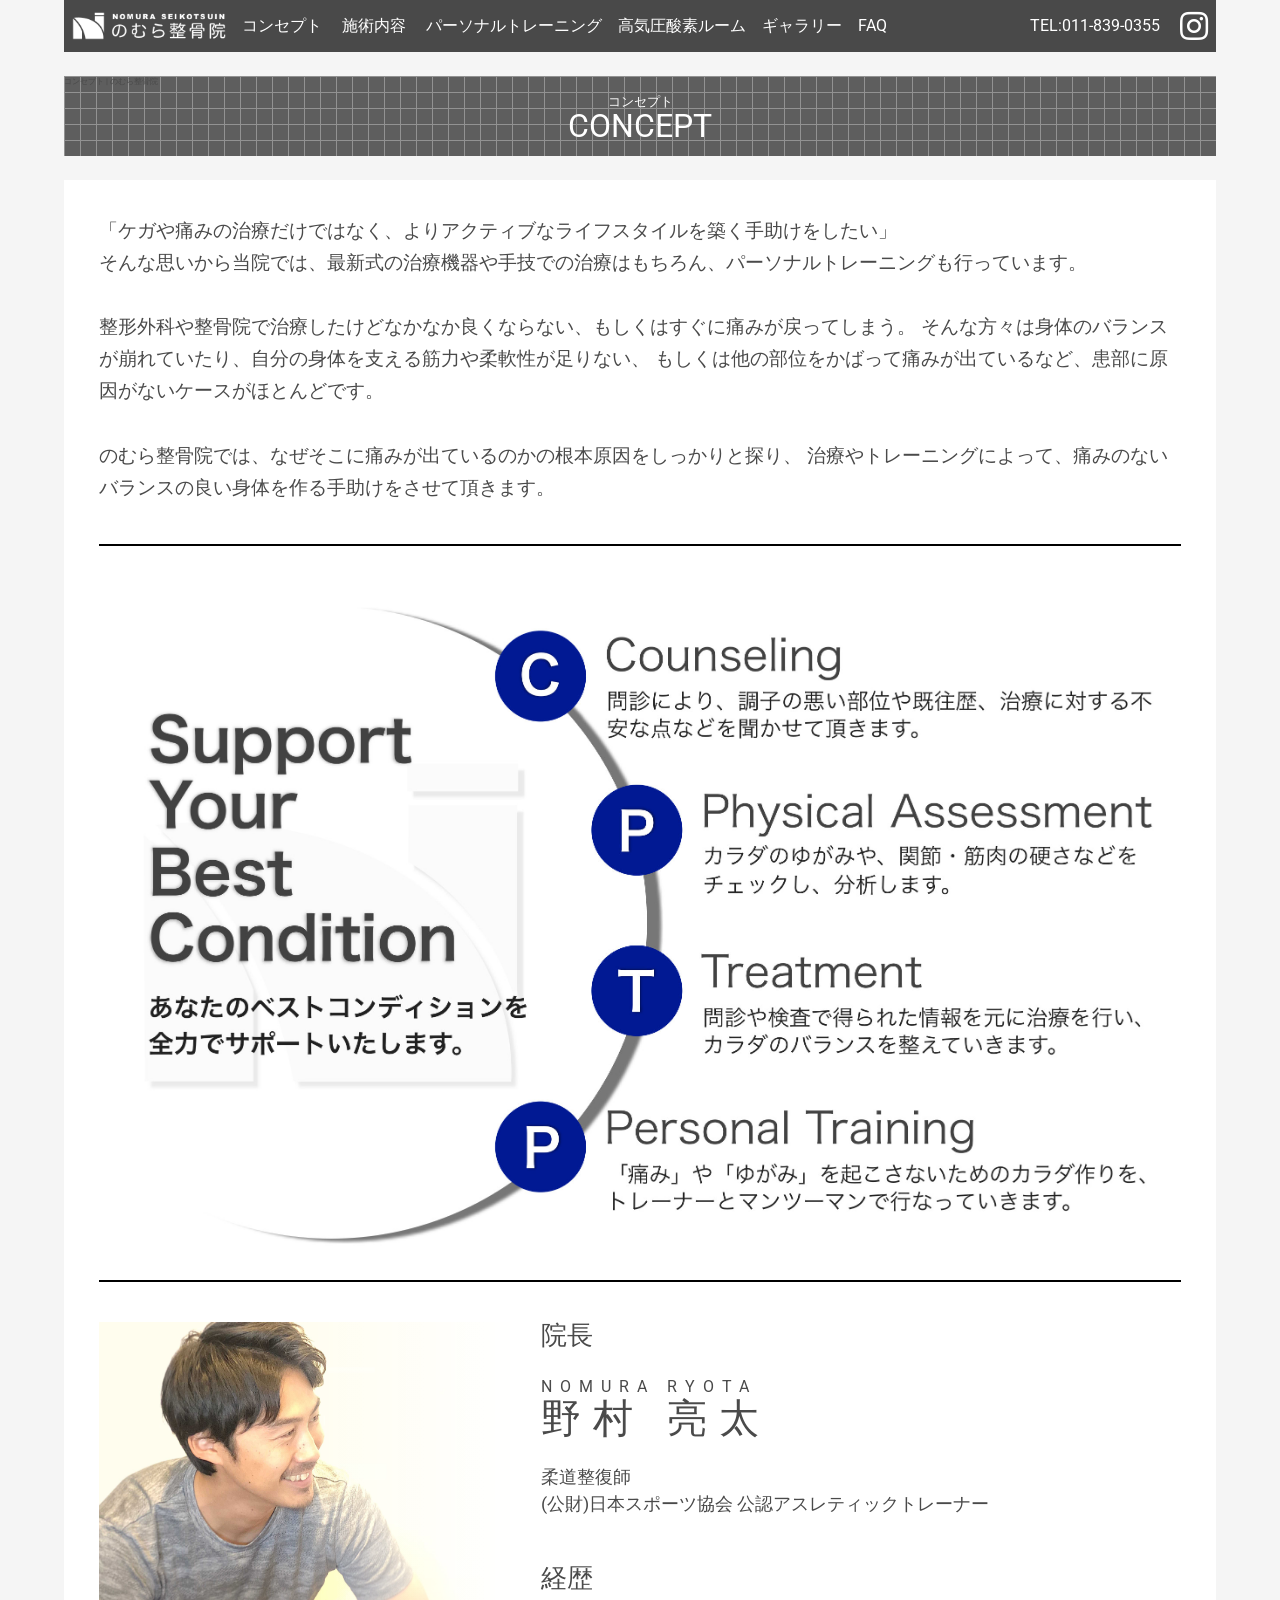
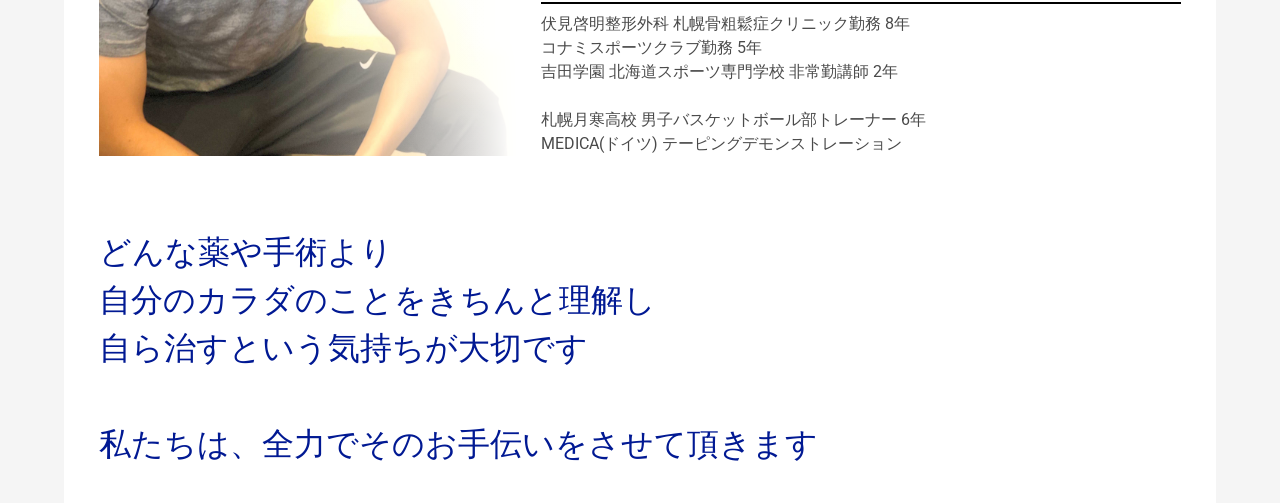
<file: concept.html>
<!DOCTYPE html>
<html>

<head>
  <meta charset="utf-8">
  <meta http-equiv="X-UA-Compatible" content="IE=edge">
  <meta name="viewport" content="width=device-width, initial-scale=1">
  <meta name="description" content="のむら整骨院 治療とパーソナルトレーニング ベストコンディションを全力でサポートいたします。">
  <meta name="format-detection" content="telephone=no">
  <title>コンセプト | のむら整骨院</title>
  <link rel="stylesheet" href="css/styles.css">
  <link rel="stylesheet" href="https://use.fontawesome.com/releases/v5.3.1/css/all.css"
    integrity="sha384-mzrmE5qonljUremFsqc01SB46JvROS7bZs3IO2EmfFsd15uHvIt+Y8vEf7N7fWAU" crossorigin="anonymous">
  <script src="https://code.jquery.com/jquery-3.3.1.min.js"
    integrity="sha256-FgpCb/KJQlLNfOu91ta32o/NMZxltwRo8QtmkMRdAu8=" crossorigin="anonymous"></script>
  <script type="text/javascript" src="js/bundle.js"></script>
</head>

<body class="has-navbar-fixed-top">
  <div class="container basic-nav">
    <nav class="navbar is-fixed-top" role="navigation" aria-label="main navigation">
      <div class="container navbar-container">
        <div class="navbar-brand">
          <a class="navbar-item" href="./index.html">
            <img src="./img/logo-wh.png" alt="のむら整骨院">
          </a>
          <a class="navbar-item is-hidden-desktop" href="tel:0118390355">
            <i class="fas fa-phone-square fa-2x"></i>
          </a>
          <a class="navbar-item is-hidden-desktop" href="https://www.instagram.com/nomuraseikotsuin/">
            <i class="fab fa-instagram fa-2x"></i>
          </a>
          <a role="button" class="navbar-burger burger" data-target="navMenu" aria-label="menu" aria-expanded="false">
            <span aria-hidden="true"></span>
            <span aria-hidden="true"></span>
            <span aria-hidden="true"></span>
          </a>
        </div>
        <div class="navbar-menu" id="navMenu">
          <div class="navbar-start">
            <a class="navbar-item" href="./concept.html">コンセプト</a>
            <div class="navbar-item has-dropdown is-hoverable">
              <a class="navbar-link is-arrowless" href="./treatment-menu.html">施術内容</a>
              <div class="navbar-dropdown">
                <a class="navbar-item" href="./insurance-treatment.html">保険治療</a>
                <a class="navbar-item" href="./extra-insurance-treatment.html">保険外治療</a>
              </div>
            </div>
            <a class="navbar-item" href="./personal-training.html" target="_new">パーソナルトレーニング</a>
            <a class="navbar-item" href="./o2-room.html">高気圧酸素ルーム</a>
            <a class="navbar-item" href="./gallery.html">ギャラリー</a>
            <a class="navbar-item" href="./faq.html">FAQ</a>
          </div>
          <div class="navbar-end is-hidden-touch">
            <span class="navbar-item is-hidden-touch tel-number">TEL:011-839-0355</span>
            <a class="navbar-item" href="https://www.instagram.com/nomuraseikotsuin/">
              <i class="fab fa-instagram fa-2x"></i>
            </a>
          </div>
        </div>
      </div>
    </nav>
  </div>
  <br>
  <div class="container">
    <div class="page-title">
      <h1>コンセプト | のむら整骨院</h1>
      <p class="text">
        <span class="ja">コンセプト</span><br>
        <span class="en">CONCEPT</span>
      </p>
    </div>
    <br>
    <div id="maincontent">
      <p class="content-description">
        「ケガや痛みの治療だけではなく、よりアクティブなライフスタイルを築く手助けをしたい」<br>
        そんな思いから当院では、最新式の治療機器や手技での治療はもちろん、パーソナルトレーニングも行っています。<br>
        <br>
        整形外科や整骨院で治療したけどなかなか良くならない、もしくはすぐに痛みが戻ってしまう。
        そんな方々は身体のバランスが崩れていたり、自分の身体を支える筋力や柔軟性が足りない、
        もしくは他の部位をかばって痛みが出ているなど、患部に原因がないケースがほとんどです。<br>
        <br>
        のむら整骨院では、なぜそこに痛みが出ているのかの根本原因をしっかりと探り、
        治療やトレーニングによって、痛みのないバランスの良い身体を作る手助けをさせて頂きます。<br>
      </p>
      <br>
      <hr>
      <br>
      <img class="widthFill" src="./img/concept.jpg" />
      <br>
      <hr>
      <br>
      <div class="columns">
        <div class="column is-two-fifths">
          <div class="director-img"></div>
        </div>
        <div class="column">
          <div class="director-profile">
            <span class="profile-title">院長</span>
            <br>
            <br>
            <span class="name-en">NOMURA RYOTA</span>
            <br>
            <span class="name-ja">野村 亮太</span>
            <br>
            <br>
            <p class="job">
              柔道整復師<br>
              <span class="text">(公財)日本スポーツ協会</span><span class="text">&nbsp;公認アスレティックトレーナー</span><br>
            </p>
            <br>
            <br>
            <span class="profile-title">経歴</span>
            <br>
            <hr>
            <p>
              <span class="text">伏見啓明整形外科</span><span class="text">&nbsp;札幌骨粗鬆症クリニック勤務&nbsp;8年</span><br>
              コナミスポーツクラブ勤務&nbsp;5年<br>
              <span class="text">吉田学園&nbsp;北海道スポーツ専門学校</span><span class="text">&nbsp;非常勤講師&nbsp;2年</span><br>
              <br>
              <span class="text"></span>札幌月寒高校</span><span class="text">&nbsp;男子バスケットボール部トレーナー&nbsp;6年</span><br>
              <span class="text"></span>MEDICA(ドイツ)</span><span class="text">&nbsp;テーピングデモンストレーション</span>
            </p>
          </div>
        </div>
      </div>
      <br>
      <br>
      <p class="middle-message">
        どんな薬や手術より<br>
        自分のカラダのことをきちんと理解し<br>
        自ら治すという気持ちが大切です<br>
        <br>
        私たちは、全力でそのお手伝いをさせて頂きます
      </p>
    </div>
  </div>
</body>

</html>
</file>
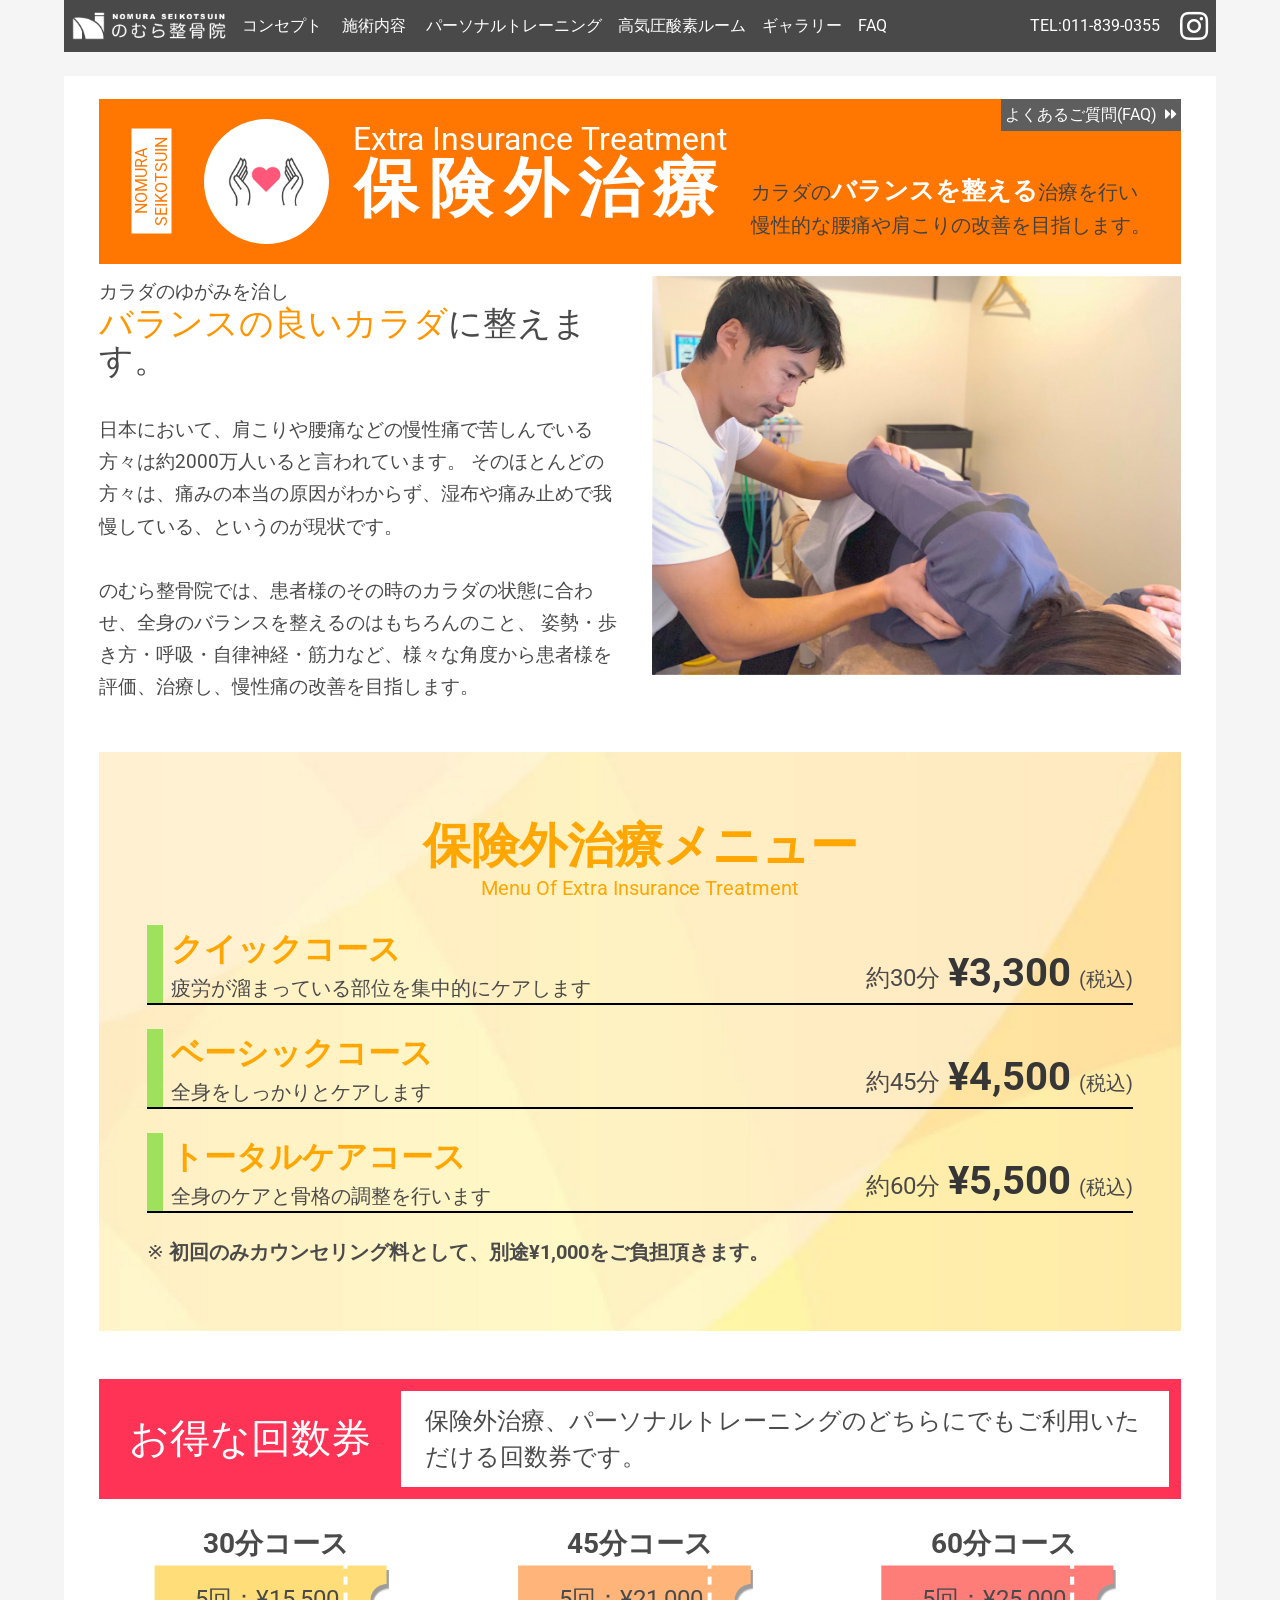
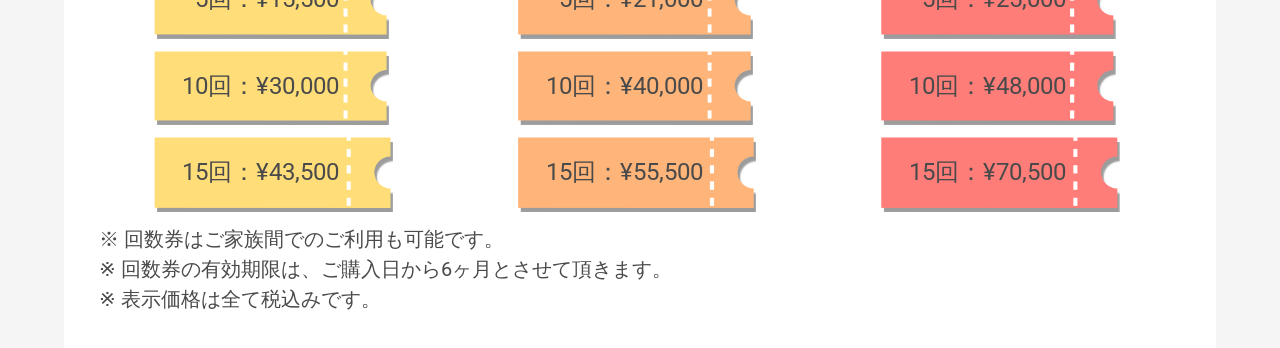
<file: extra-insurance-treatment.html>
<!DOCTYPE html>
<html>

<head>
  <meta charset="utf-8">
  <meta http-equiv="X-UA-Compatible" content="IE=edge">
  <meta name="viewport" content="width=device-width, initial-scale=1">
  <meta name="description" content="のむら整骨院 治療とパーソナルトレーニング ベストコンディションを全力でサポートいたします。">
  <meta name="format-detection" content="telephone=no">
  <title>保険外治療 | のむら整骨院</title>
  <link rel="stylesheet" href="css/styles.css">
  <link rel="stylesheet" href="https://use.fontawesome.com/releases/v5.3.1/css/all.css"
    integrity="sha384-mzrmE5qonljUremFsqc01SB46JvROS7bZs3IO2EmfFsd15uHvIt+Y8vEf7N7fWAU" crossorigin="anonymous">
  <script src="https://code.jquery.com/jquery-3.3.1.min.js"
    integrity="sha256-FgpCb/KJQlLNfOu91ta32o/NMZxltwRo8QtmkMRdAu8=" crossorigin="anonymous"></script>
  <script type="text/javascript" src="js/bundle.js"></script>
</head>

<body class="has-navbar-fixed-top">
  <div class="container basic-nav">
    <nav class="navbar is-fixed-top" role="navigation" aria-label="main navigation">
      <div class="container navbar-container">
        <div class="navbar-brand">
          <a class="navbar-item" href="./index.html">
            <img src="./img/logo-wh.png" alt="のむら整骨院">
          </a>
          <a class="navbar-item is-hidden-desktop" href="tel:0118390355">
            <i class="fas fa-phone-square fa-2x"></i>
          </a>
          <a class="navbar-item is-hidden-desktop" href="https://www.instagram.com/nomuraseikotsuin/">
            <i class="fab fa-instagram fa-2x"></i>
          </a>
          <a role="button" class="navbar-burger burger" data-target="navMenu" aria-label="menu" aria-expanded="false">
            <span aria-hidden="true"></span>
            <span aria-hidden="true"></span>
            <span aria-hidden="true"></span>
          </a>
        </div>
        <div class="navbar-menu" id="navMenu">
          <div class="navbar-start">
            <a class="navbar-item" href="./concept.html">コンセプト</a>
            <div class="navbar-item has-dropdown is-hoverable">
              <a class="navbar-link is-arrowless" href="./treatment-menu.html">施術内容</a>
              <div class="navbar-dropdown">
                <a class="navbar-item" href="./insurance-treatment.html">保険治療</a>
                <a class="navbar-item" href="./extra-insurance-treatment.html">保険外治療</a>
              </div>
            </div>
            <a class="navbar-item" href="./personal-training.html" target="_new">パーソナルトレーニング</a>
            <a class="navbar-item" href="./o2-room.html">高気圧酸素ルーム</a>
            <a class="navbar-item" href="./gallery.html">ギャラリー</a>
            <a class="navbar-item" href="./faq.html">FAQ</a>
          </div>
          <div class="navbar-end is-hidden-touch">
            <span class="navbar-item is-hidden-touch tel-number">TEL:011-839-0355</span>
            <a class="navbar-item" href="https://www.instagram.com/nomuraseikotsuin/">
              <i class="fab fa-instagram fa-2x"></i>
            </a>
          </div>
        </div>
      </div>
    </nav>
  </div>
  <br>
  <div class="container">
    <div id="maincontent">
      <div id="general-treatment" class="general-treatment-title">
        <div class="navi-faq">
          <a href="./faq.html">
            <span>よくあるご質問(</span>FAQ<span>)</span>&nbsp;
            <i class="fas fa-caret-right"></i><i class="fas fa-caret-right"></i>
          </a>
        </div>
        <div class="columns">
          <div class="column is-narrow">
            <div class="gt-header">
              <span>NOMURA<br>SEIKOTSUIN</span>
              <img class="is-hidden-mobile" src="./img/gt.png" alt="保険外治療" />
            </div>
          </div>
          <div class="column is-narrow gt-title">
            <ruby>
              保険外治療<rt>Extra&nbsp;Insurance&nbsp;Treatment</rt>
            </ruby>
          </div>
          <div class="column gt-introduction">
            <p>
              カラダの<span>バランスを整える</span>治療を行い<br>
              慢性的な腰痛や肩こりの改善を目指します。
            </p>
          </div>
        </div>
      </div>
      <br>
      <div class="columns">
        <div class="column">
          <p class="general-treatment-description">
            カラダのゆがみを治し<br>
            <span class="medium-text"><span>バランスの良いカラダ</span>に整えます。</span><br>
            <br>
            日本において、肩こりや腰痛などの慢性痛で苦しんでいる方々は約2000万人いると言われています。
            そのほとんどの方々は、痛みの本当の原因がわからず、湿布や痛み止めで我慢している、というのが現状です。<br>
            <br>
            のむら整骨院では、患者様のその時のカラダの状態に合わせ、全身のバランスを整えるのはもちろんのこと、
            姿勢・歩き方・呼吸・自律神経・筋力など、様々な角度から患者様を評価、治療し、慢性痛の改善を目指します。
          </p>
        </div>
        <div class="column" style="text-align: center;">
          <img src="./img/general-treatment.jpg" alt="保険外治療" />
        </div>
      </div>
      <br>
      <div class="gt-feemenu">
        <p class="gt-feemenu-title">
          <span>保険外治療メニュー</span><br>
          Menu Of Extra Insurance Treatment
        </p>
        <br>
        <div class="columns is-gapless feemenu">
          <div class="column feemenu-content">
            <div class="left-t">
              <strong class="feemenu-name-treatment">クイックコース</strong>
              <br>
              <p class="feemenu-detail">疲労が溜まっている部位を集中的にケアします</p>
            </div>
          </div>
          <div class="column feemenu-content">
            <div class="right">
              <span class="feemenu-time">約30分</span>
              &nbsp;<strong class="feemenu-price">¥3,300</strong>&nbsp;
              <span class="feemenu-tax">(税込)</span>
            </div>
          </div>
        </div>
        <div class="columns is-gapless feemenu">
          <div class="column feemenu-content">
            <div class="left-t">
              <strong class="feemenu-name-treatment">ベーシックコース</strong>
              <br>
              <p class="feemenu-detail">全身をしっかりとケアします</p>
            </div>
          </div>
          <div class="column feemenu-content">
            <div class="right">
              <span class="feemenu-time">約45分</span>
              &nbsp;<strong class="feemenu-price">¥4,500</strong>&nbsp;
              <span class="feemenu-tax">(税込)</span>
            </div>
          </div>
        </div>
        <div class="columns is-gapless feemenu">
          <div class="column feemenu-content">
            <div class="left-t">
              <strong class="feemenu-name-treatment">トータルケアコース</strong>
              <br>
              <p class="feemenu-detail">全身のケアと骨格の調整を行います</p>
            </div>
          </div>
          <div class="column feemenu-content">
            <div class="right">
              <span class="feemenu-time">約60分</span>
              &nbsp;<strong class="feemenu-price">¥5,500</strong>&nbsp;
              <span class="feemenu-tax">(税込)</span>
            </div>
          </div>
        </div>
        <p class="feemenu-attention">
          ※&nbsp;<span style="font-weight: bold;">初回のみカウンセリング料として、別途¥1,000をご負担頂きます。</span>
        </p>
      </div>
      <br>
      <br>
      <div class="columns is-mobile is-multiline coupon-info">
        <div class="column is-full">
          <div class="coupon-header">
            <div class="header-title">お得な<span class="nl"><br></span>回数券</div>
            <p class="header-content">保険外治療、パーソナルトレーニングのどちらにでもご利用いただける回数券です。</p>
          </div>
        </div>
        <div class="column">
          <div class="columns is-centered is-variable is-1">
            <div class="column coupon">
              <p class="coupon-menu">30分コース</p>
              <div class="columns" style="flex-flow: column nowrap;">
                <div class="column" style="padding-bottom: 0;">
                  <p class="coupon-30min coupon-price">
                    5回：¥15,500
                  </p>
                </div>
                <div class="column" style="padding-bottom: 0;">
                  <p class="coupon-30min coupon-price">
                    10回：¥30,000
                  </p>
                </div>
                <div class="column" style="padding-bottom: 0;">
                  <p class="coupon-30min coupon-price">
                    15回：¥43,500
                  </p>
                </div>
              </div>
            </div>
            <div class="column coupon">
              <p class="coupon-menu">45分コース</p>
              <div class="columns" style="flex-flow: column nowrap;">
                <div class="column" style="padding-bottom: 0;">
                  <p class="coupon-45min coupon-price">
                    5回：¥21,000
                  </p>
                </div>
                <div class="column" style="padding-bottom: 0;">
                  <p class="coupon-45min coupon-price">
                    10回：¥40,000
                  </p>
                </div>
                <div class="column" style="padding-bottom: 0;">
                  <p class="coupon-45min coupon-price">
                    15回：¥55,500
                  </p>
                </div>
              </div>
            </div>
            <div class="column coupon">
              <p class="coupon-menu">60分コース</p>
              <div class="columns" style="flex-flow: column nowrap;">
                <div class="column" style="padding-bottom: 0;">
                  <p class="coupon-60min coupon-price">
                    5回：¥25,000
                  </p>
                </div>
                <div class="column" style="padding-bottom: 0;">
                  <p class="coupon-60min coupon-price">
                    10回：¥48,000
                  </p>
                </div>
                <div class="column" style="padding-bottom: 0;">
                  <p class="coupon-60min coupon-price">
                    15回：¥70,500
                  </p>
                </div>
              </div>
            </div>
          </div>
        </div>
        <div class="column is-full">
          <p class="coupon-attention">
            ※&nbsp;回数券はご家族間でのご利用も可能です。<br>
            ※&nbsp;回数券の有効期限は、ご購入日から6ヶ月とさせて頂きます。<br>
            ※&nbsp;表示価格は全て税込みです。
          </p>
        </div>
      </div>
    </div>
  </div>
</body>

</html>
</file>
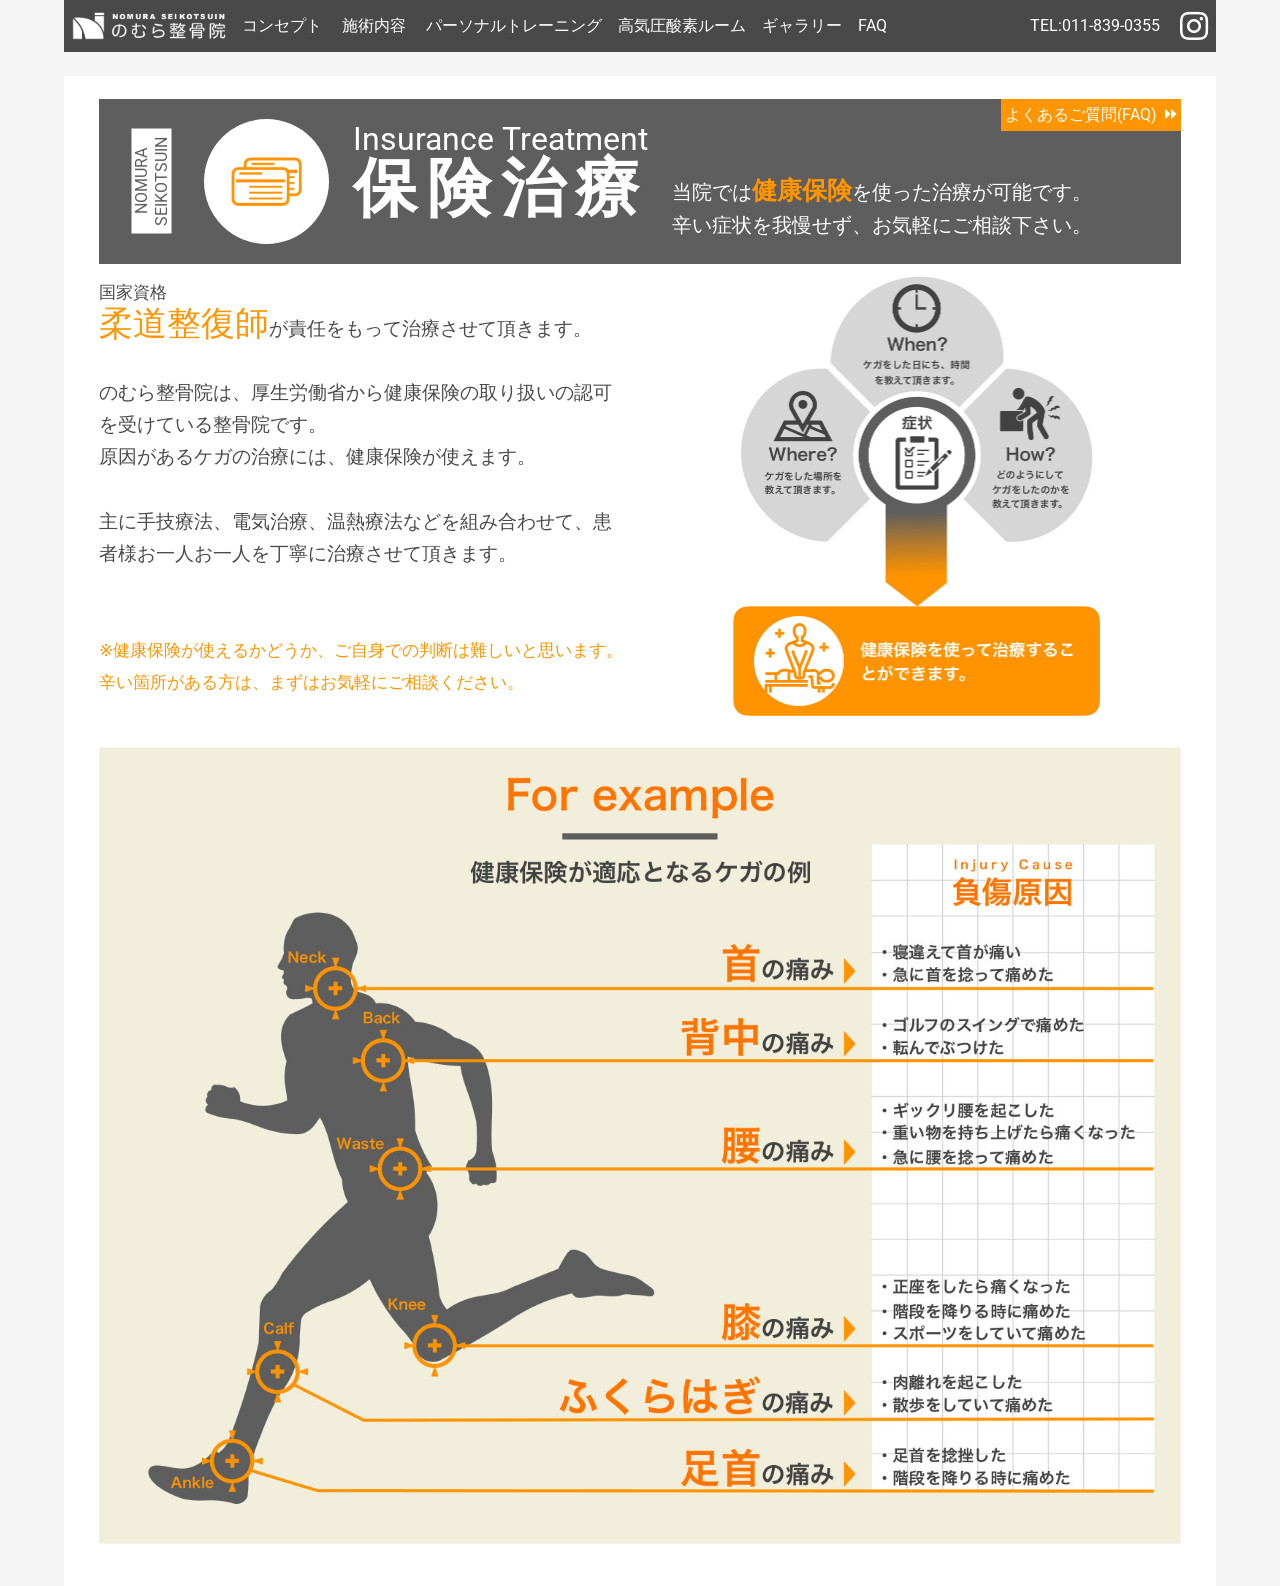
<file: insurance-treatment.html>
<!DOCTYPE html>
<html>

<head>
  <meta charset="utf-8">
  <meta http-equiv="X-UA-Compatible" content="IE=edge">
  <meta name="viewport" content="width=device-width, initial-scale=1">
  <meta name="description" content="のむら整骨院 治療とパーソナルトレーニング ベストコンディションを全力でサポートいたします。">
  <meta name="format-detection" content="telephone=no">
  <title>保険治療 | のむら整骨院</title>
  <link rel="stylesheet" href="css/styles.css">
  <link rel="stylesheet" href="https://use.fontawesome.com/releases/v5.3.1/css/all.css"
    integrity="sha384-mzrmE5qonljUremFsqc01SB46JvROS7bZs3IO2EmfFsd15uHvIt+Y8vEf7N7fWAU" crossorigin="anonymous">
  <script src="https://code.jquery.com/jquery-3.3.1.min.js"
    integrity="sha256-FgpCb/KJQlLNfOu91ta32o/NMZxltwRo8QtmkMRdAu8=" crossorigin="anonymous"></script>
  <script type="text/javascript" src="js/bundle.js"></script>
</head>

<body class="has-navbar-fixed-top">
  <div class="container basic-nav">
    <nav class="navbar is-fixed-top" role="navigation" aria-label="main navigation">
      <div class="container navbar-container">
        <div class="navbar-brand">
          <a class="navbar-item" href="./index.html">
            <img src="./img/logo-wh.png" alt="のむら整骨院">
          </a>
          <a class="navbar-item is-hidden-desktop" href="tel:0118390355">
            <i class="fas fa-phone-square fa-2x"></i>
          </a>
          <a class="navbar-item is-hidden-desktop" href="https://www.instagram.com/nomuraseikotsuin/">
            <i class="fab fa-instagram fa-2x"></i>
          </a>
          <a role="button" class="navbar-burger burger" data-target="navMenu" aria-label="menu" aria-expanded="false">
            <span aria-hidden="true"></span>
            <span aria-hidden="true"></span>
            <span aria-hidden="true"></span>
          </a>
        </div>
        <div class="navbar-menu" id="navMenu">
          <div class="navbar-start">
            <a class="navbar-item" href="./concept.html">コンセプト</a>
            <div class="navbar-item has-dropdown is-hoverable">
              <a class="navbar-link is-arrowless" href="./treatment-menu.html">施術内容</a>
              <div class="navbar-dropdown">
                <a class="navbar-item" href="./insurance-treatment.html">保険治療</a>
                <a class="navbar-item" href="./extra-insurance-treatment.html">保険外治療</a>
              </div>
            </div>
            <a class="navbar-item" href="./personal-training.html" target="_new">パーソナルトレーニング</a>
            <a class="navbar-item" href="./o2-room.html">高気圧酸素ルーム</a>
            <a class="navbar-item" href="./gallery.html">ギャラリー</a>
            <a class="navbar-item" href="./faq.html">FAQ</a>
          </div>
          <div class="navbar-end is-hidden-touch">
            <span class="navbar-item is-hidden-touch tel-number">TEL:011-839-0355</span>
            <a class="navbar-item" href="https://www.instagram.com/nomuraseikotsuin/">
              <i class="fab fa-instagram fa-2x"></i>
            </a>
          </div>
        </div>
      </div>
    </nav>
  </div>
  <br>
  <div class="container">
    <div id="maincontent">
      <div id="insurance-treatment" class="insurance-treatment-title">
        <div class="navi-faq">
          <a href="./faq.html">
            <span>よくあるご質問(</span>FAQ<span>)</span>&nbsp;
            <i class="fas fa-caret-right"></i><i class="fas fa-caret-right"></i>
          </a>
        </div>
        <div class="columns">
          <div class="column is-narrow">
            <div class="it-header">
              <span>NOMURA<br>SEIKOTSUIN</span>
              <img class="is-hidden-mobile" src="./img/card.png" alt="健康保険" />
            </div>
          </div>
          <div class="column is-narrow it-title">
            <ruby>
              保険治療<rt>Insurance&nbsp;Treatment</rt>
            </ruby>
          </div>
          <div class="column it-introduction">
            <p>
              当院では<span>健康保険</span>を使った治療が可能です。<br>
              辛い症状を我慢せず、お気軽にご相談下さい。
            </p>
          </div>
        </div>
      </div>
      <br>
      <div class="columns">
        <div class="column">
          <p class="insurance-treatment-description">
            <span class="small-text">国家資格</span><br>
            <span class="medium-text">柔道整復師</span>が責任をもって治療させて頂きます。<br>
            <br>
            のむら整骨院は、厚生労働省から健康保険の取り扱いの認可を受けている整骨院です。<br>
            原因があるケガの治療には、健康保険が使えます。<br>
            <br>
            主に手技療法、電気治療、温熱療法などを組み合わせて、患者様お一人お一人を丁寧に治療させて頂きます。<br>
            <br>
            <br>
            <span class="attention">
              ※健康保険が使えるかどうか、ご自身での判断は難しいと思います。
              辛い箇所がある方は、まずはお気軽にご相談ください。
            </span>
          </p>
        </div>
        <div class="column" style="text-align: center;">
          <img style="max-height: 440px;" src="./img/insurance-treatment-image.jpg" alt="保険治療" />
        </div>
      </div>
      <div>
        <img src="./img/insurance-treatment-example.jpg" alt="保険治療 例" />
      </div>
    </div>
  </div>
</body>

</html>
</file>
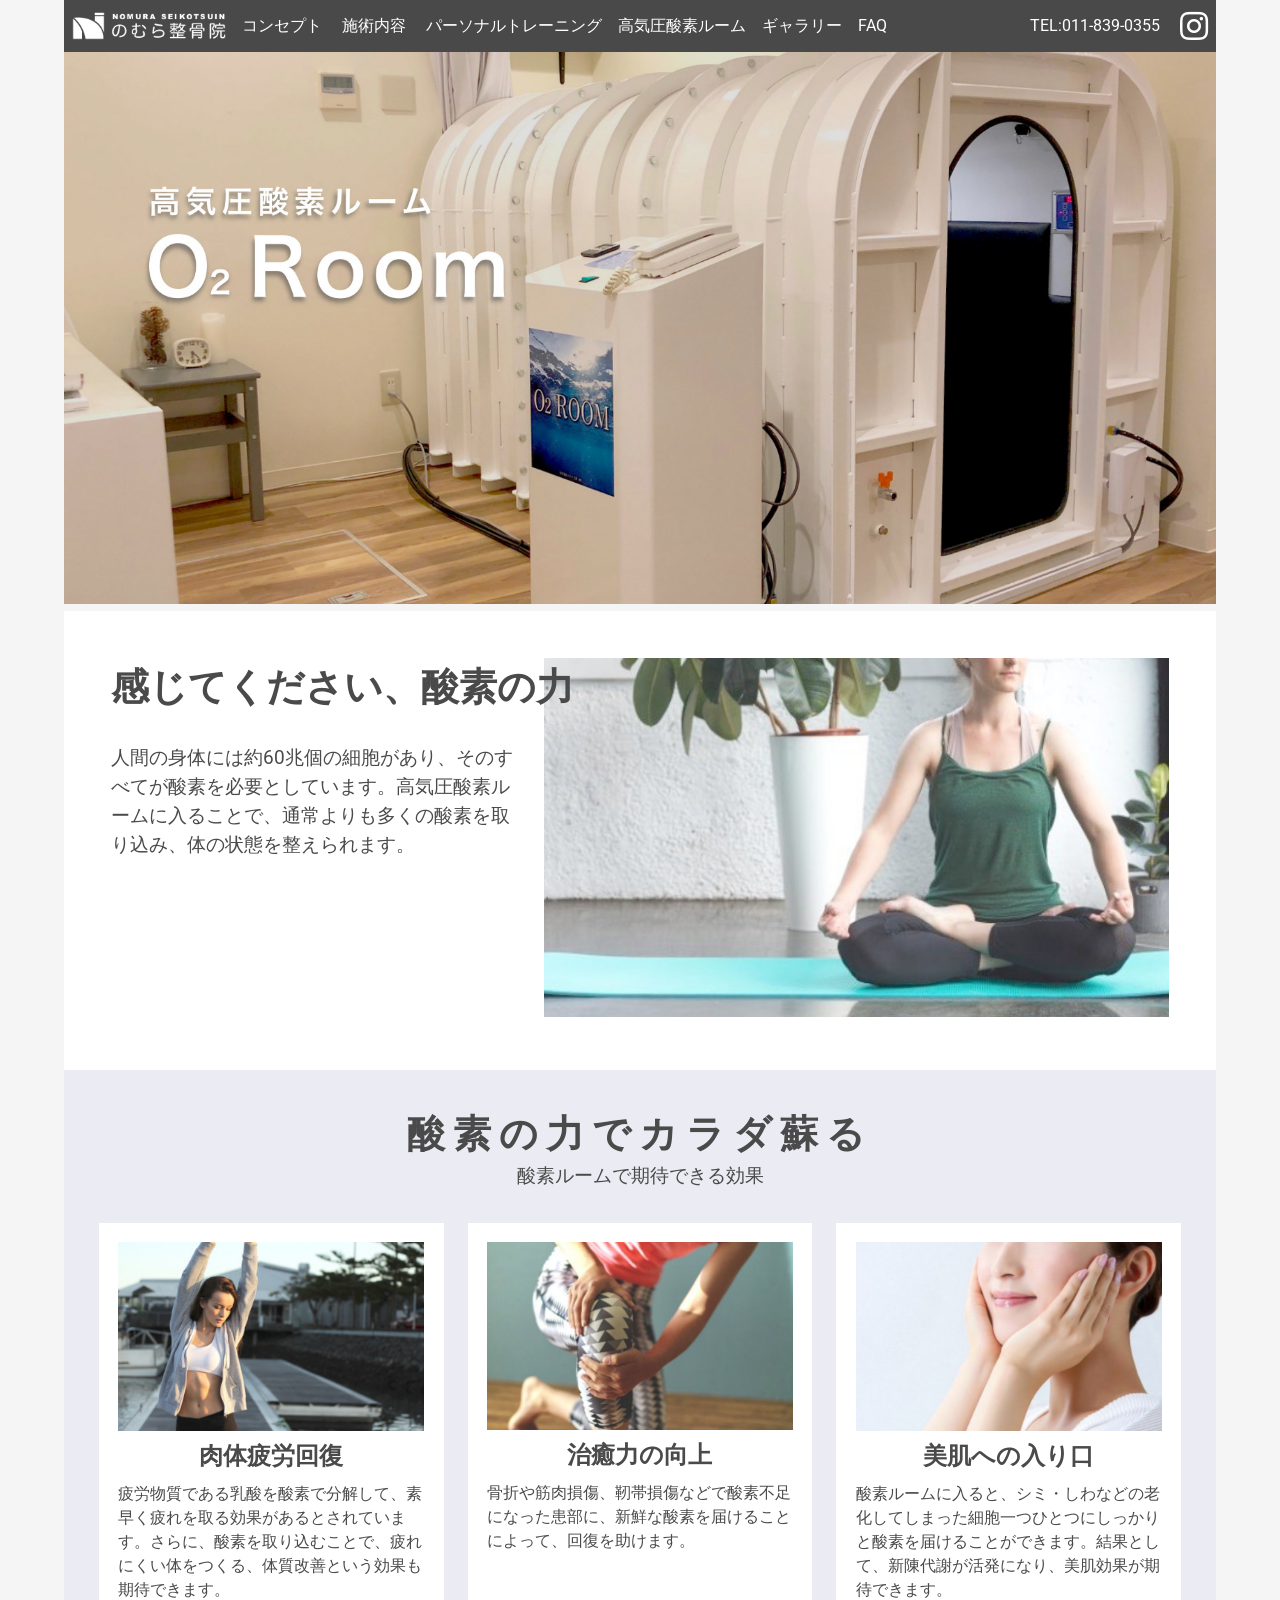
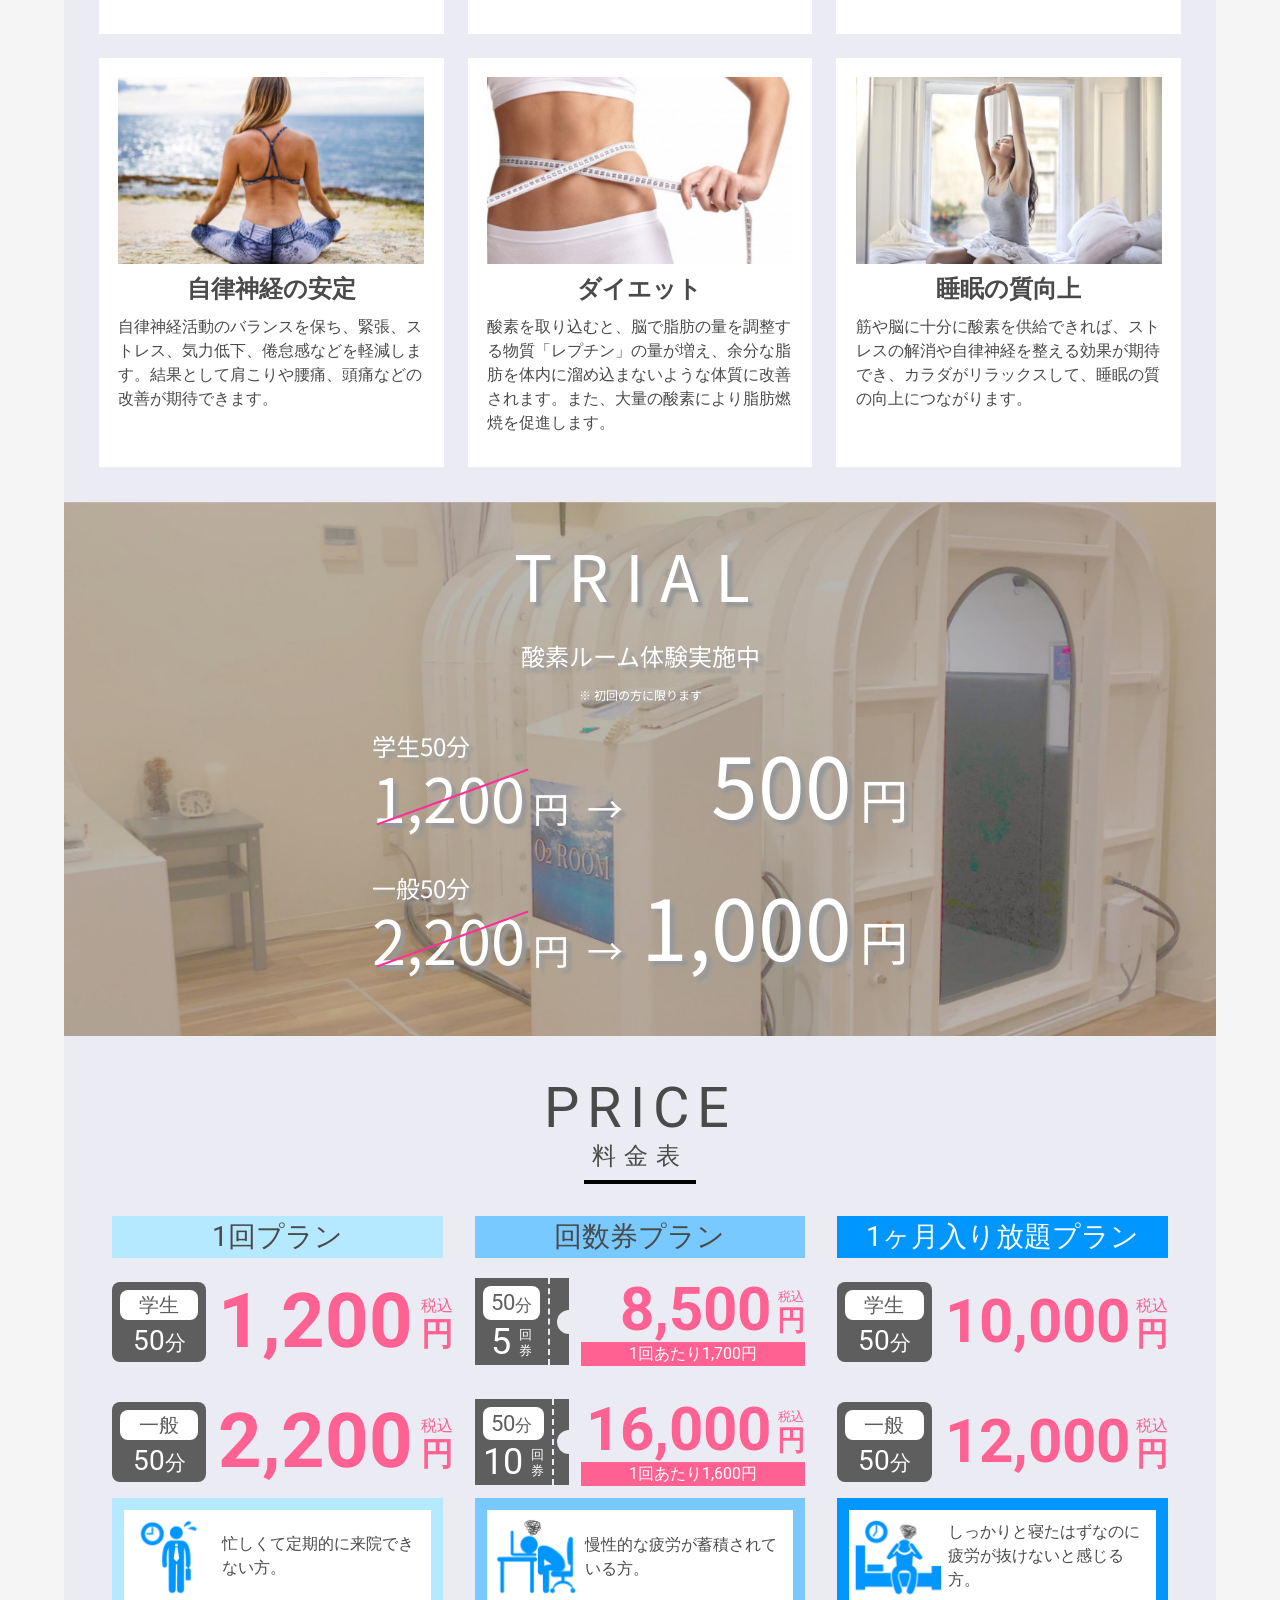
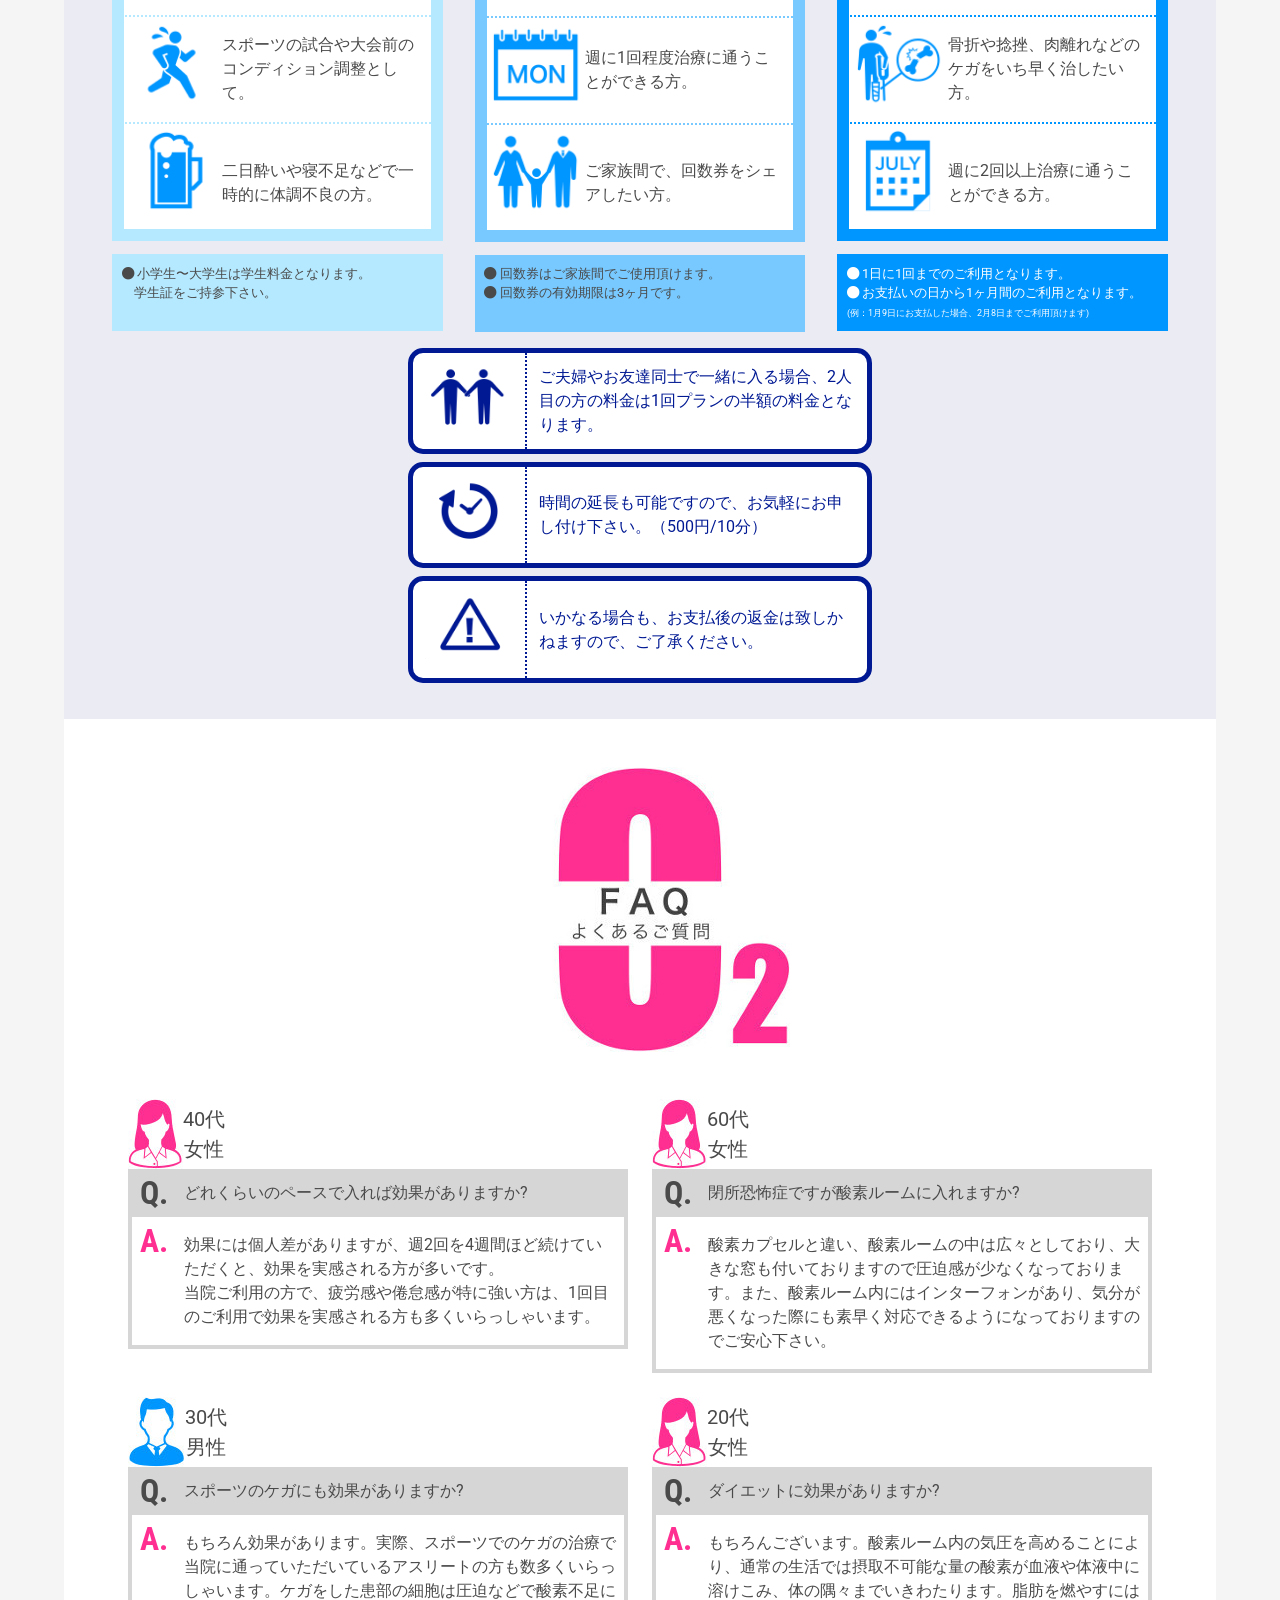
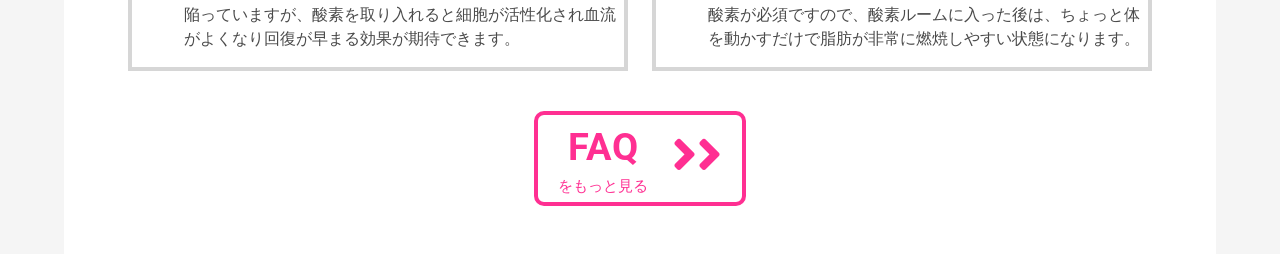
<file: o2-room.html>
<!DOCTYPE html>
<html>

<head>
  <meta charset="utf-8">
  <meta http-equiv="X-UA-Compatible" content="IE=edge">
  <meta name="viewport" content="width=device-width, initial-scale=1">
  <meta name="description" content="のむら整骨院 治療とパーソナルトレーニング ベストコンディションを全力でサポートいたします。">
  <meta name="format-detection" content="telephone=no">
  <title>高気圧酸素ルーム | のむら整骨院</title>
  <link rel="stylesheet" href="css/styles.css">
  <link rel="stylesheet" href="https://use.fontawesome.com/releases/v5.3.1/css/all.css"
    integrity="sha384-mzrmE5qonljUremFsqc01SB46JvROS7bZs3IO2EmfFsd15uHvIt+Y8vEf7N7fWAU" crossorigin="anonymous">
  <script src="https://code.jquery.com/jquery-3.3.1.min.js"
    integrity="sha256-FgpCb/KJQlLNfOu91ta32o/NMZxltwRo8QtmkMRdAu8=" crossorigin="anonymous"></script>
  <script type="text/javascript" src="js/bundle.js"></script>
</head>

<body class="has-navbar-fixed-top">
  <div class="container basic-nav">
    <nav class="navbar is-fixed-top" role="navigation" aria-label="main navigation">
      <div class="container navbar-container">
        <div class="navbar-brand">
          <a class="navbar-item" href="./index.html">
            <img src="./img/logo-wh.png" alt="のむら整骨院">
          </a>
          <a class="navbar-item is-hidden-desktop" href="tel:0118390355">
            <i class="fas fa-phone-square fa-2x"></i>
          </a>
          <a class="navbar-item is-hidden-desktop" href="https://www.instagram.com/nomuraseikotsuin/">
            <i class="fab fa-instagram fa-2x"></i>
          </a>
          <a role="button" class="navbar-burger burger" data-target="navMenu" aria-label="menu" aria-expanded="false">
            <span aria-hidden="true"></span>
            <span aria-hidden="true"></span>
            <span aria-hidden="true"></span>
          </a>
        </div>
        <div class="navbar-menu" id="navMenu">
          <div class="navbar-start">
            <a class="navbar-item" href="./concept.html">コンセプト</a>
            <div class="navbar-item has-dropdown is-hoverable">
              <a class="navbar-link is-arrowless" href="./treatment-menu.html">施術内容</a>
              <div class="navbar-dropdown">
                <a class="navbar-item" href="./insurance-treatment.html">保険治療</a>
                <a class="navbar-item" href="./extra-insurance-treatment.html">保険外治療</a>
              </div>
            </div>
            <a class="navbar-item" href="./personal-training.html" target="_new">パーソナルトレーニング</a>
            <a class="navbar-item" href="./o2-room.html">高気圧酸素ルーム</a>
            <a class="navbar-item" href="./gallery.html">ギャラリー</a>
            <a class="navbar-item" href="./faq.html">FAQ</a>
          </div>
          <div class="navbar-end is-hidden-touch">
            <span class="navbar-item is-hidden-touch tel-number">TEL:011-839-0355</span>
            <a class="navbar-item" href="https://www.instagram.com/nomuraseikotsuin/">
              <i class="fab fa-instagram fa-2x"></i>
            </a>
          </div>
        </div>
      </div>
    </nav>
  </div>
  <div class="container">
    <div>
      <img src="./img/o2-header.jpg" alt="高気圧酸素ルーム">
    </div>
    <div class="is-paddingless" id="maincontent">
      <div class="columns is-marginless o2-about">
        <div class="column is-two-fifths">
          <p class="o2-about-text">
            <span>感じてください、<br>酸素の力</span>
            <br>
            <br>
            人間の身体には約60兆個の細胞があり、そのすべてが酸素を必要としています。高気圧酸素ルームに入ることで、通常よりも多くの酸素を取り込み、体の状態を整えられます。
          </p>
        </div>
        <div class="column" style="text-align: center;">
          <img src="./img/o2-effect.jpg" alt="酸素の力" />
        </div>
      </div>
      <div class="o2-effect">
        <div class="effect-header">
          <div>酸素の力で<br>カラダ蘇る</div>
          酸素ルームで期待できる効果
        </div>
        <div class="columns is-multiline is-centered">
          <div class="column is-one-third" style="display: flex;justify-content: center;">
            <div class="effect-detail">
              <div class="center"><img src="./img/o2-e1.jpg" alt="肉体疲労回復" /></div>
              <div class="effect-title">肉体疲労回復</div>
              <p>
                疲労物質である乳酸を酸素で分解して、素早く疲れを取る効果があるとされています。さらに、酸素を取り込むことで、疲れにくい体をつくる、体質改善という効果も期待できます。
              </p>
            </div>
          </div>
          <div class="column is-one-third" style="display: flex;justify-content: center;">
            <div class="effect-detail">
              <div class="center"><img src="./img/o2-e2.jpg" alt="治癒力の向上" /></div>
              <div class="effect-title">治癒力の向上</div>
              <p>
                骨折や筋肉損傷、靭帯損傷などで酸素不足になった患部に、新鮮な酸素を届けることによって、回復を助けます。
              </p>
            </div>
          </div>
          <div class="column is-one-third" style="display: flex;justify-content: center;">
            <div class="effect-detail">
              <div class="center"><img src="./img/o2-e3.jpg" alt="美肌への入り口" /></div>
              <div class="effect-title">美肌への入り口</div>
              <p>
                酸素ルームに入ると、シミ・しわなどの老化してしまった細胞一つひとつにしっかりと酸素を届けることができます。結果として、新陳代謝が活発になり、美肌効果が期待できます。
              </p>
            </div>
          </div>
          <div class="column is-one-third" style="display: flex;justify-content: center;">
            <div class="effect-detail">
              <div class="center"><img src="./img/o2-e4.jpg" alt="自律神経の安定" /></div>
              <div class="effect-title">自律神経の安定</div>
              <p>
                自律神経活動のバランスを保ち、緊張、ストレス、気力低下、倦怠感などを軽減します。結果として肩こりや腰痛、頭痛などの改善が期待できます。
              </p>
            </div>
          </div>
          <div class="column is-one-third" style="display: flex;justify-content: center;">
            <div class="effect-detail">
              <div class="center"><img src="./img/o2-e5.jpg" alt="ダイエット" /></div>
              <div class="effect-title">ダイエット</div>
              <p>
                酸素を取り込むと、脳で脂肪の量を調整する物質「レプチン」の量が増え、余分な脂肪を体内に溜め込まないような体質に改善されます。また、大量の酸素により脂肪燃焼を促進します。
              </p>
            </div>
          </div>
          <div class="column is-one-third" style="display: flex;justify-content: center;">
            <div class="effect-detail">
              <div class="center"><img src="./img/o2-e6.jpg" alt="睡眠の質向上" /></div>
              <div class=" effect-title">睡眠の質向上</div>
              <p>
                筋や脳に十分に酸素を供給できれば、ストレスの解消や自律神経を整える効果が期待でき、カラダがリラックスして、睡眠の質の向上につながります。
              </p>
            </div>
          </div>
        </div>
      </div>
      <div class="o2-trial">
        <div class="title-en">TRIAL</div>
        <div class="description">酸素ルーム体験実施中</div>
        <div class="comment">※&nbsp;初回の方に限ります</div>
        <div class=" trial-price">
          <div style="display: table-row;">
            <div class="cell">
              <div class="target">学生50分</div>
              <div class="price-before">
                <span>1,200</span>円
              </div>
            </div>
            <div class="cell arrow">→</div>
            <div class="cell price-after">
              <span>500</span>円
            </div>
          </div>
          <br>
          <div style="display: table-row;">
            <div class="cell">
              <div class="target">一般50分</div>
              <div class="price-before">
                <span>2,200</span>円
              </div>
            </div>
            <div class="cell arrow">→</div>
            <div class="cell price-after">
              <span>1,000</span>円
            </div>
          </div>
          <br>
        </div>
      </div>
      <div class="o2-price">
        <div class="o2price-title">
          <div class="en">PRICE</div>
          <div class="ja">料金表</div>
        </div>
        <hr>
        <div class="columns o2-price-plans is-marginless">
          <div class="column o2-price-plan is-one-third">
            <div class="o2-price-title once">1回プラン</div>
            <div class="columns is-mobile o2-price-detail">
              <div class="column is-one-third">
                <div class="type-bulk">
                  <div class="type-name">学生</div>
                  <div class="type-time">50<span>分</span></div>
                </div>
              </div>
              <div class="column type-price once">
                <div class="is-flex">
                  <div class="amount">1,200</div>
                  <div style="padding-top: 1.0em;">
                    <div class="tax">税込</div>
                    <div class="currency">円</div>
                  </div>
                </div>
              </div>
            </div>
            <div class="columns is-mobile o2-price-detail">
              <div class="column is-one-third">
                <div class="type-bulk">
                  <div class="type-name">一般</div>
                  <div class="type-time">50<span>分</span></div>
                </div>
              </div>
              <div class="column type-price once">
                <div class="is-flex">
                  <div class="amount">2,200</div>
                  <div style="padding-top: 1.0em;">
                    <div class="tax">税込</div>
                    <div class="currency">円</div>
                  </div>
                </div>
              </div>
            </div>
            <div class="o2-plan-recommendation once">
              <div class="columns is-mobile o2-plan-target once">
                <div class="column is-one-third">
                  <img src="./img/o2-for-busy.png" alt="忙しい方に">
                </div>
                <div class="column">
                  <p>
                    忙しくて定期的に来院できない方。
                  </p>
                </div>
              </div>
              <div class="columns is-mobile o2-plan-target once">
                <div class="column is-one-third">
                  <img src="./img/o2-for-sports.png" alt="スポーツなどに">
                </div>
                <div class="column">
                  <p>
                    スポーツの試合や大会前のコンディション調整として。
                  </p>
                </div>
              </div>
              <div class="columns is-mobile o2-plan-target once">
                <div class="column is-one-third">
                  <img src="./img/o2-for-conditioning.png" alt="体調不良の方に">
                </div>
                <div class="column">
                  <p>
                    二日酔いや寝不足などで一時的に体調不良の方。
                  </p>
                </div>
              </div>
            </div>
            <div class="o2-plan-attention once">
              <p>
                <i class="fas fa-circle"></i>小学生〜大学生は学生料金となります。<br>
                &nbsp;&nbsp;&nbsp;&nbsp;学生証をご持参下さい。
              </p>
            </div>
          </div>
          <div class="column o2-price-plan is-one-third">
            <div class="o2-price-title coupon-tickets">回数券プラン</div>
            <div class="columns is-mobile o2-price-detail">
              <div class="column is-one-third">
                <div class="type-coupon-tickets">
                  <div class="content is-marginless">
                    <div class="type-time is-flex">50<span>分</span></div>
                    <div class="type-name is-flex">
                      <div class="times">
                        5
                      </div>
                      <div class="unit">
                        <div>回</div>
                        <div>券</div>
                      </div>
                    </div>
                  </div>
                  <div class="half"></div>
                </div>
              </div>
              <div class="column type-price coupon-tickets">
                <div class="is-flex">
                  <div class="amount">8,500</div>
                  <div style="padding-top: 1.0em;">
                    <div class="tax">税込</div>
                    <div class="currency">円</div>
                  </div>
                </div>
                <div class="price-per-once">1回あたり1,700円</div>
              </div>
            </div>
            <div class="columns is-mobile o2-price-detail">
              <div class="column is-one-third">
                <div class="type-coupon-tickets">
                  <div class="content is-marginless">
                    <div class="type-time is-flex">50<span>分</span></div>
                    <div class="type-name is-flex">
                      <div class="times">
                        10
                      </div>
                      <div class="unit">
                        <div>回</div>
                        <div>券</div>
                      </div>
                    </div>
                  </div>
                  <div class="half"></div>
                </div>
              </div>
              <div class="column type-price coupon-tickets">
                <div class="is-flex">
                  <div class="amount">16,000</div>
                  <div style="padding-top: 1.0em;">
                    <div class="tax">税込</div>
                    <div class="currency">円</div>
                  </div>
                </div>
                <div class="price-per-once">1回あたり1,600円</div>
              </div>
            </div>
            <div class="o2-plan-recommendation coupon-tickets">
              <div class="columns is-mobile o2-plan-target coupon-tickets">
                <div class="column is-one-third">
                  <img src="./img/o2-for-tired.png" alt="疲労が蓄積されている方">
                </div>
                <div class="column">
                  <p>
                    慢性的な疲労が蓄積されている方。
                  </p>
                </div>
              </div>
              <div class="columns is-mobile o2-plan-target coupon-tickets">
                <div class="column is-one-third">
                  <img src="./img/o2-for-once-a-week.png" alt="週1回">
                </div>
                <div class="column">
                  <p>
                    週に1回程度治療に通うことができる方。
                  </p>
                </div>
              </div>
              <div class="columns is-mobile o2-plan-target coupon-tickets">
                <div class="column is-one-third">
                  <img src="./img/o2-for-family.png" alt="ご家族">
                </div>
                <div class="column">
                  <p>
                    ご家族間で、回数券をシェアしたい方。
                  </p>
                </div>
              </div>
            </div>
            <div class="o2-plan-attention coupon-tickets">
              <p>
                <i class="fas fa-circle"></i>回数券はご家族間でご使用頂けます。<br>
                <i class="fas fa-circle"></i>回数券の有効期限は3ヶ月です。
              </p>
            </div>
          </div>
          <div class="column o2-price-plan is-one-third">
            <div class="o2-price-title one-month-free">1ヶ月入り放題プラン</div>
            <div class="columns is-mobile o2-price-detail">
              <div class="column is-one-third">
                <div class="type-bulk">
                  <div class="type-name">学生</div>
                  <div class="type-time">50<span>分</span></div>
                </div>
              </div>
              <div class="column type-price one-month-free">
                <div class="is-flex">
                  <div class="amount">10,000</div>
                  <div style="padding-top: 1.0em;">
                    <div class="tax">税込</div>
                    <div class="currency">円</div>
                  </div>
                </div>
              </div>
            </div>
            <div class="columns is-mobile o2-price-detail">
              <div class="column is-one-third">
                <div class="type-bulk">
                  <div class="type-name">一般</div>
                  <div class="type-time">50<span>分</span></div>
                </div>
              </div>
              <div class="column type-price one-month-free">
                <div class="is-flex">
                  <div class="amount">12,000</div>
                  <div style="padding-top: 1.0em;">
                    <div class="tax">税込</div>
                    <div class="currency">円</div>
                  </div>
                </div>
              </div>
            </div>
            <div class="o2-plan-recommendation one-month-free">
              <div class="columns is-mobile o2-plan-target one-month-free">
                <div class="column is-one-third">
                  <img src="./img/o2-for-serious-tired.png" alt="疲労が抜けない方に">
                </div>
                <div class="column">
                  <p>
                    しっかりと寝たはずなのに疲労が抜けないと感じる方。
                  </p>
                </div>
              </div>
              <div class="columns is-mobile o2-plan-target one-month-free">
                <div class="column is-one-third">
                  <img src="./img/o2-for-injured.png" alt="ケガに">
                </div>
                <div class="column">
                  <p>
                    骨折や捻挫、肉離れなどのケガをいち早く治したい方。
                  </p>
                </div>
              </div>
              <div class="columns is-mobile o2-plan-target one-month-free">
                <div class="column is-one-third">
                  <img src="./img/o2-for-twice-a-week-or-more.png" alt="週に2回以上治療する方に">
                </div>
                <div class="column">
                  <p>
                    週に2回以上治療に通うことができる方。
                  </p>
                </div>
              </div>
            </div>
            <div class="o2-plan-attention one-month-free">
              <p>
                <i class="fas fa-circle"></i>1日に1回までのご利用となります。<br>
                <i class="fas fa-circle"></i>お支払いの日から1ヶ月間のご利用となります。<br>
                <span>(例：1月9日にお支払した場合、2月8日までご利用頂けます)</span>
              </p>
            </div>
          </div>
        </div>
        <div class="o2-price-attentions columns">
          <div class="column o2-price-attention is-5">
            <div class="columns is-mobile">
              <div class="column is-3">
                <img src="./img/o2-attention-for-second-person.png" alt="2人目の方の料金">
              </div>
              <div class="column is-9 description">
                <p>
                  ご夫婦やお友達同士で一緒に入る場合、2人目の方の料金は1回プランの半額の料金となります。
                </p>
              </div>
            </div>
          </div>
          <div class="column o2-price-attention is-5">
            <div class="columns is-mobile">
              <div class="column is-3">
                <img src="./img/o2-attention-extention.png" alt="延長">
              </div>
              <div class="column is-9 description">
                <p>
                  時間の延長も可能ですので、お気軽にお申し付け下さい。（500円/10分）
                </p>
              </div>
            </div>
          </div>
          <div class="column o2-price-attention is-5">
            <div class="columns is-mobile">
              <div class="column is-3">
                <img src="./img/o2-attention-refund.png" alt="返金">
              </div>
              <div class="column is-9 description">
                <p>
                  いかなる場合も、お支払後の返金は致しかねますので、ご了承ください。
                </p>
              </div>
            </div>
          </div>
        </div>
      </div>
      <div class="o2-faq">
        <div class="o2faq-title">
          <img src="./img/o2faq-title.jpg" alt="FAQ よくあるご質問" />
        </div>
        <div class="columns is-multiline">
          <div class="column is-half">
            <div class="o2faq-content">
              <div class="o2faq-qfrom">
                <img src="./img/o2faq-woman.jpg" alt="女性">
                <div>
                  40代<br>女性
                </div>
              </div>
              <div class="o2faq-q">
                <div>Q.</div>
                <p>
                  どれくらいのペースで入れば効果がありますか?
                </p>
              </div>
              <div class="o2faq-a">
                <div>A.</div>
                <p>
                  効果には個人差がありますが、週2回を4週間ほど続けていただくと、効果を実感される方が多いです。<br>
                  当院ご利用の方で、疲労感や倦怠感が特に強い方は、1回目のご利用で効果を実感される方も多くいらっしゃいます。
                </p>
              </div>
            </div>
          </div>
          <div class="column is-half">
            <div class="o2faq-content">
              <div class="o2faq-qfrom">
                <img src="./img/o2faq-woman.jpg" alt="女性">
                <div>
                  60代<br>女性
                </div>
              </div>
              <div class="o2faq-q">
                <div>Q.</div>
                <p>
                  閉所恐怖症ですが酸素ルームに入れますか?
                </p>
              </div>
              <div class="o2faq-a">
                <div>A.</div>
                <p>
                  酸素カプセルと違い、酸素ルームの中は広々としており、大きな窓も付いておりますので圧迫感が少なくなっております。また、酸素ルーム内にはインターフォンがあり、気分が悪くなった際にも素早く対応できるようになっておりますのでご安心下さい。
                </p>
              </div>
            </div>
          </div>
          <div class="column is-half">
            <div class="o2faq-content">
              <div class="o2faq-qfrom">
                <img src="./img/o2faq-man.jpg" alt="男性">
                <div>
                  30代<br>男性
                </div>
              </div>
              <div class="o2faq-q">
                <div>Q.</div>
                <p>
                  スポーツのケガにも効果がありますか?
                </p>
              </div>
              <div class="o2faq-a">
                <div>A.</div>
                <p>
                  もちろん効果があります。実際、スポーツでのケガの治療で当院に通っていただいているアスリートの方も数多くいらっしゃいます。ケガをした患部の細胞は圧迫などで酸素不足に陥っていますが、酸素を取り入れると細胞が活性化され血流がよくなり回復が早まる効果が期待できます。
                </p>
              </div>
            </div>
          </div>
          <div class="column is-half">
            <div class="o2faq-content">
              <div class="o2faq-qfrom">
                <img src="./img/o2faq-woman.jpg" alt="女性">
                <div>
                  20代<br>女性
                </div>
              </div>
              <div class="o2faq-q">
                <div>Q.</div>
                <p>
                  ダイエットに効果がありますか?
                </p>
              </div>
              <div class="o2faq-a">
                <div>A.</div>
                <p>
                  もちろんございます。酸素ルーム内の気圧を高めることにより、通常の生活では摂取不可能な量の酸素が血液や体液中に溶けこみ、体の隅々までいきわたります。脂肪を燃やすには酸素が必須ですので、酸素ルームに入った後は、ちょっと体を動かすだけで脂肪が非常に燃焼しやすい状態になります。
                </p>
              </div>
            </div>
          </div>
        </div>
        <div class="o2faq-more">
          <div>
            <a href="./faq.html#o2-room">
              <div class="columns is-mobile" style="flex-direction: row;">
                <div class="column is-narrow text">
                  <div>FAQ</div>をもっと見る
                </div>
                <div class="column is-narrow arrow">
                  <i class="fas fa-angle-right"></i><i class="fas fa-angle-right"></i>
                </div>
              </div>
            </a>
          </div>
        </div>
      </div>
    </div>
  </div>
</body>

</html>
</file>
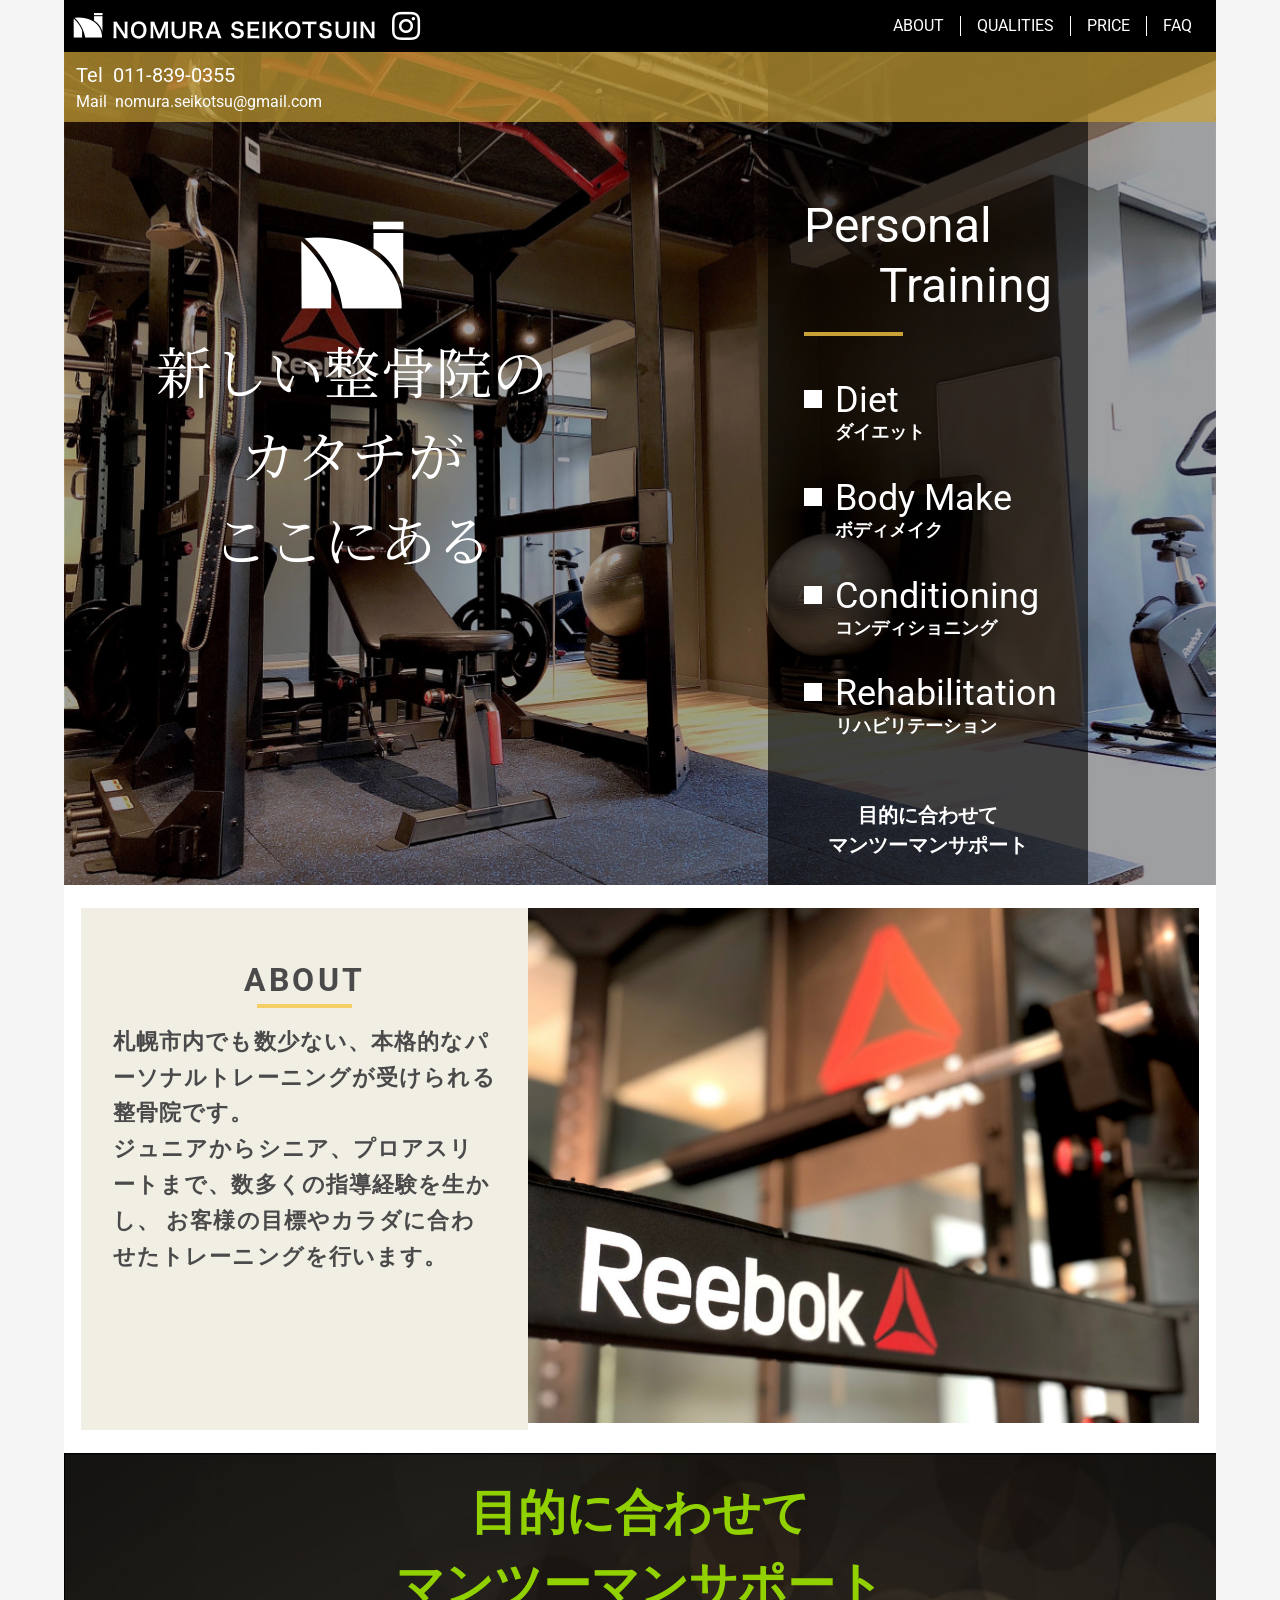
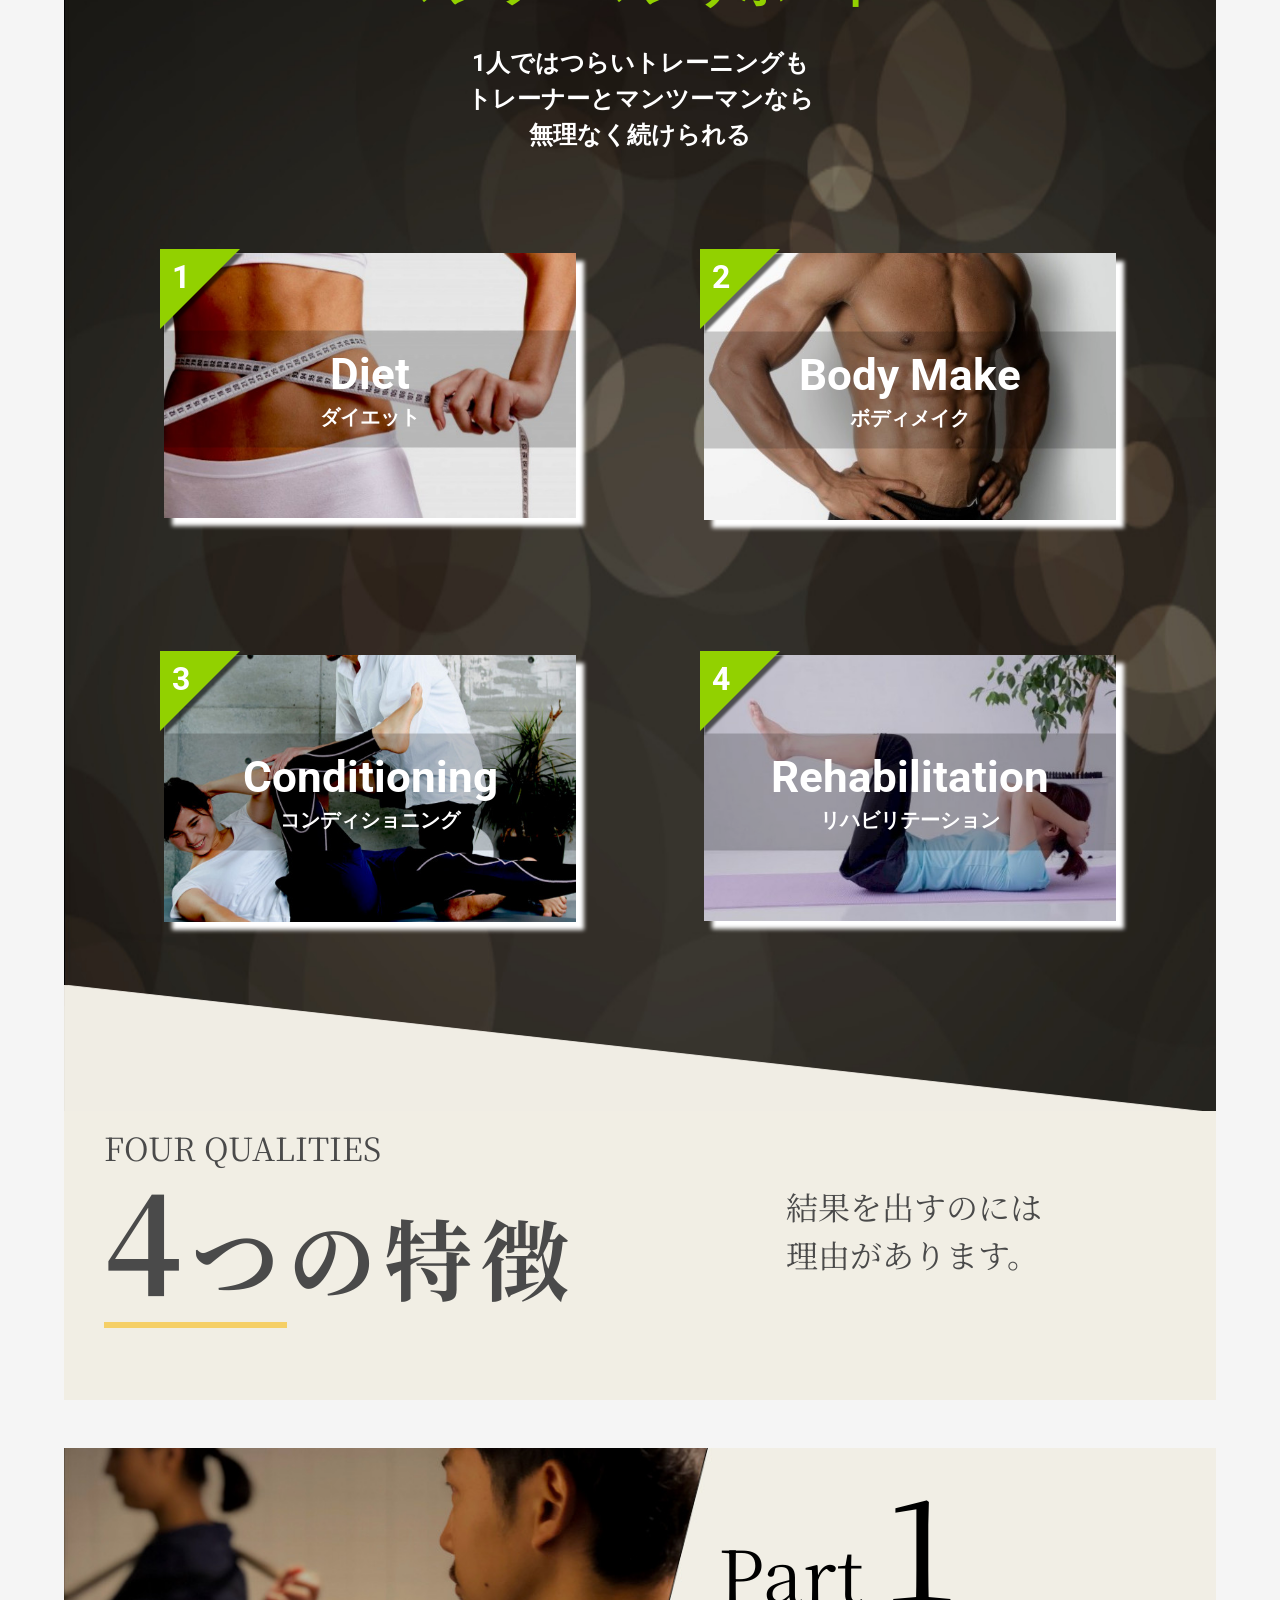
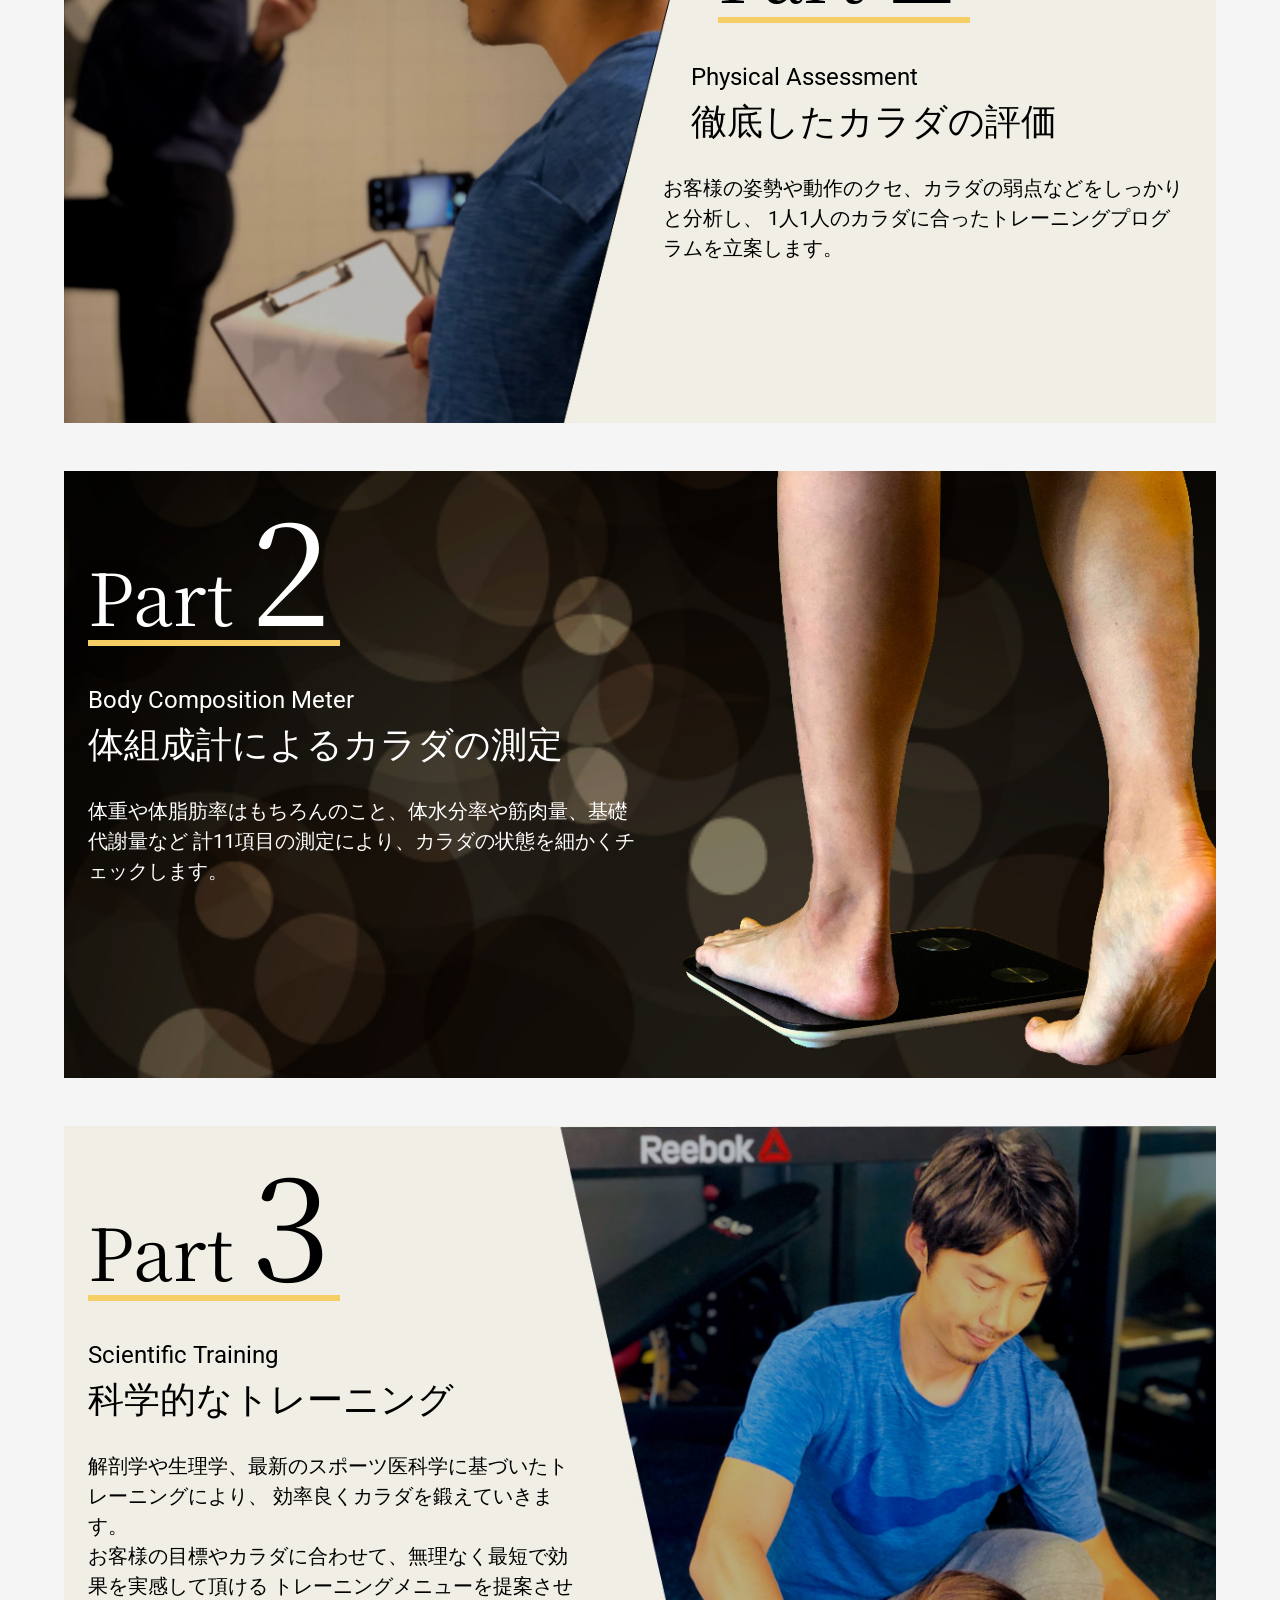
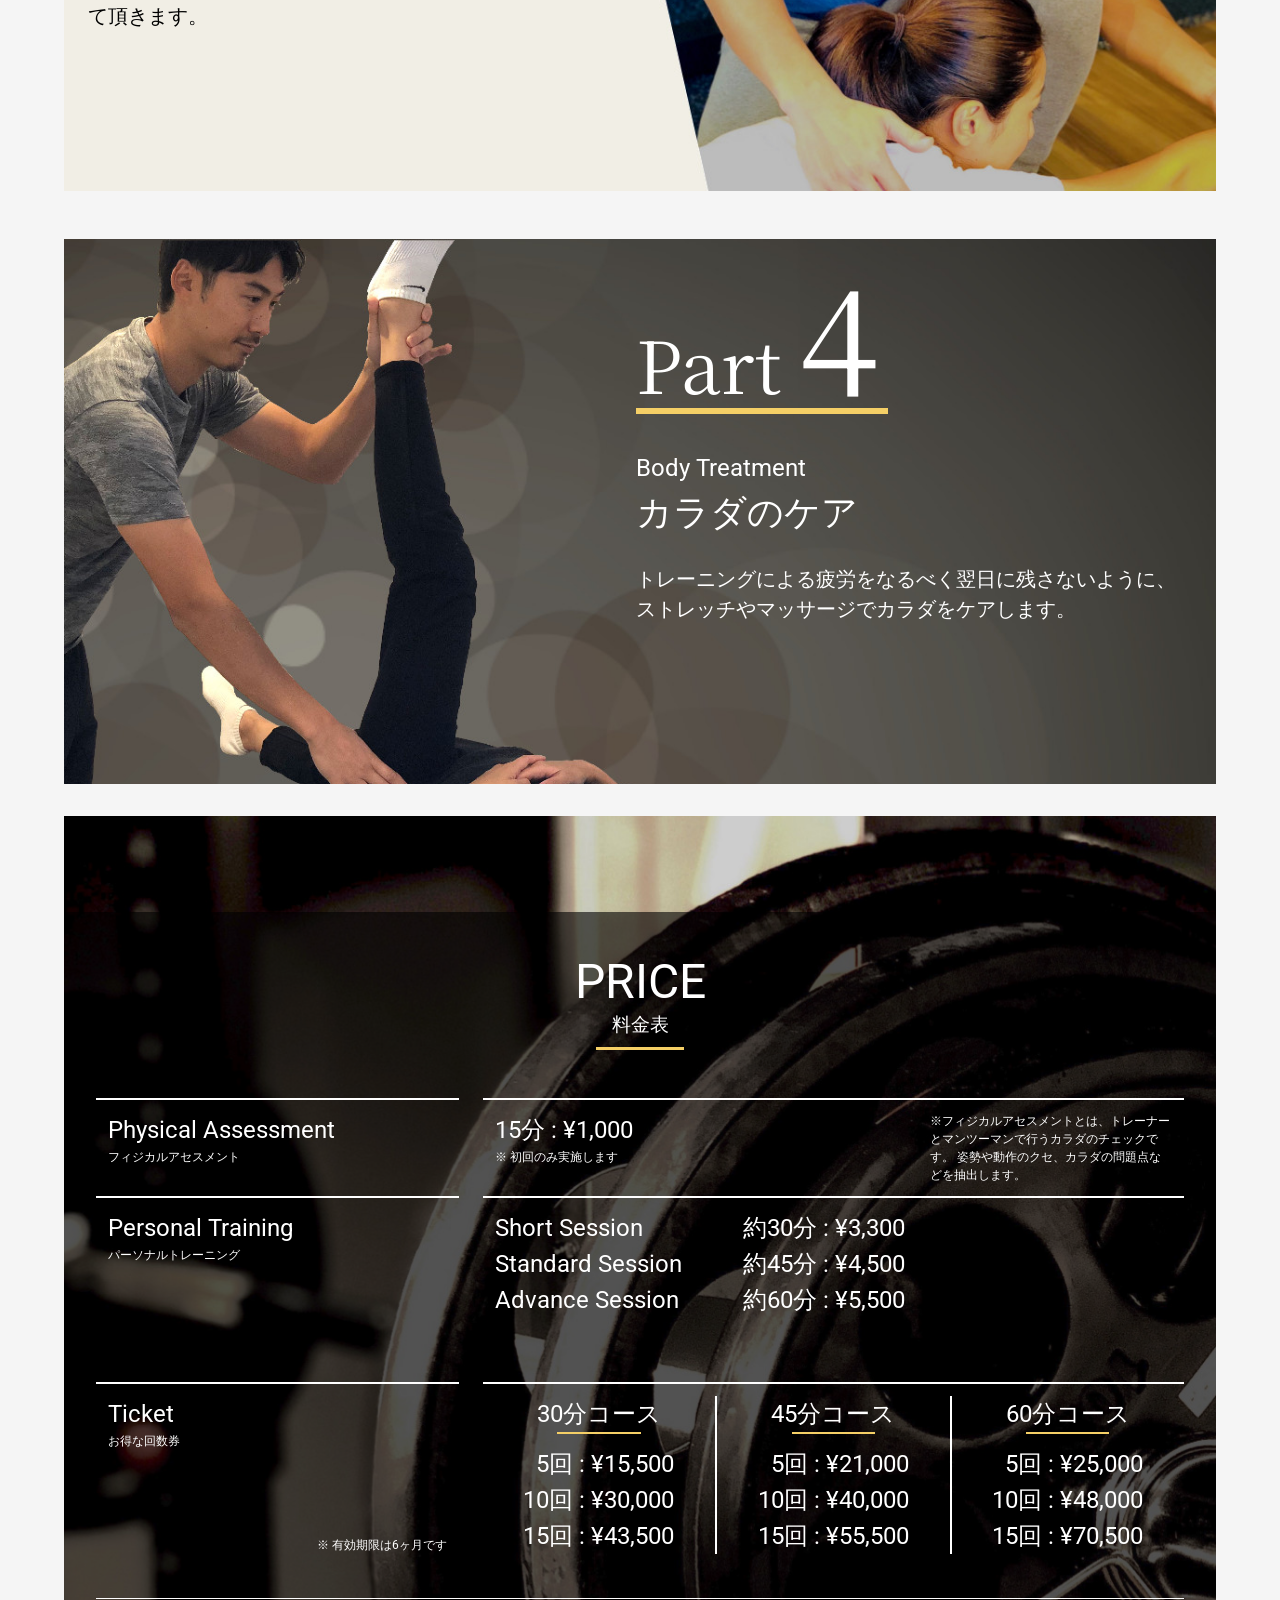
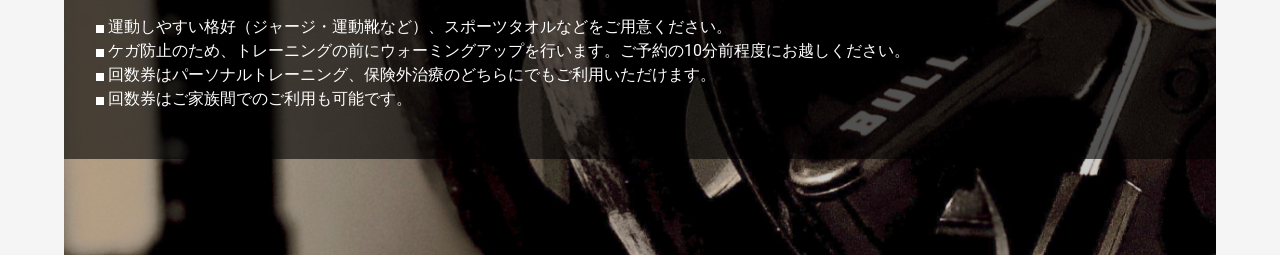
<file: personal-training.html>
<!DOCTYPE html>
<html>

<head>
  <meta charset="utf-8">
  <meta http-equiv="X-UA-Compatible" content="IE=edge">
  <meta name="viewport" content="width=device-width, initial-scale=1">
  <meta name="description" content="のむら整骨院 治療とパーソナルトレーニング ベストコンディションを全力でサポートいたします。">
  <meta name="format-detection" content="telephone=no">
  <title>パーソナルトレーニング | のむら整骨院</title>
  <link rel="stylesheet" href="css/styles.css">
  <link rel="stylesheet" href="https://use.fontawesome.com/releases/v5.3.1/css/all.css"
    integrity="sha384-mzrmE5qonljUremFsqc01SB46JvROS7bZs3IO2EmfFsd15uHvIt+Y8vEf7N7fWAU" crossorigin="anonymous">
  <script src="https://code.jquery.com/jquery-3.3.1.min.js"
    integrity="sha256-FgpCb/KJQlLNfOu91ta32o/NMZxltwRo8QtmkMRdAu8=" crossorigin="anonymous"></script>
  <script type="text/javascript" src="js/bundle.js"></script>
</head>

<body class="has-navbar-fixed-top">
  <div class="container pt-nav">
    <nav class="navbar is-fixed-top" role="navigation" aria-label="main navigation">
      <div class="container navbar-container">
        <div class="navbar-brand">
          <a class="navbar-item" href="./index.html">
            <img id="pt-navbar-logo" src="./img/logo-ptnav.png" alt="のむら整骨院">
          </a>
          <a class="navbar-item" href="https://www.instagram.com/nomuraseikotsuin/">
            <i class="fab fa-instagram fa-2x"></i>
          </a>
          <a role="button" class="navbar-burger burger" data-target="navMenu" aria-label="menu" aria-expanded="false">
            <span aria-hidden="true"></span>
            <span aria-hidden="true"></span>
            <span aria-hidden="true"></span>
          </a>
        </div>
        <div class="navbar-menu" id="navMenu">
          <div class="navbar-start is-hidden-desktop">
            <a class="navbar-item" href="#about">ABOUT</a>
            <a class="navbar-item" href="#qualities">QUALITIES</a>
            <a class="navbar-item" href="#price">PRICE</a>
            <a class="navbar-item" href="./faq.html#pt">FAQ</a>
          </div>
          <div class="navbar-end is-hidden-touch">
            <a class="navbar-item" href="#about">ABOUT</a>
            <hr class="vertical">
            <a class="navbar-item" href="#qualities">QUALITIES</a>
            <hr class="vertical">
            <a class="navbar-item" href="#price">PRICE</a>
            <hr class="vertical">
            <a class="navbar-item" href="./faq.html#pt">FAQ</a>
          </div>
        </div>
      </div>
      <div class="container">
        <div class="pt-contact">
          <p class="tel">
            Tel&nbsp;&nbsp;011-839-0355
          </p>
          <p class="mail">
            Mail&nbsp;&nbsp;nomura.seikotsu@gmail.com
          </p>
        </div>
      </div>
    </nav>
  </div>
  <div class="container">
    <div class="pt-header">
      <div class="columns is-marginless">
        <div class="column is-half pt-message">
          <img src="./img/logo.png" alt="のむら整骨院" />
          <br>
          <p>新しい整骨院の<br>カタチが<br>ここにある</p>
        </div>
        <div class="column is-half introduction">
          <div class="contents">
            <div>
              <div style="text-align: left;">
                <span>Personal</span>
              </div>
              <div style="text-align: right;">
                <span>Training</span>
              </div>
            </div>
            <hr class="pt">
            <div class="content">
              <div class="square">
                <i class="fas fa-square-full"></i>
              </div>
              <div class="training-menu">
                <div>Diet</div>
                <div class="ja">ダイエット</div>
              </div>
            </div>
            <div class="content">
              <div class="square">
                <i class="fas fa-square-full"></i>
              </div>
              <div class="training-menu">
                <div>Body&nbsp;Make</div>
                <div class="ja">ボディメイク</div>
              </div>
            </div>
            <div class="content">
              <div class="square">
                <i class="fas fa-square-full"></i>
              </div>
              <div class="training-menu">
                <div>Conditioning</div>
                <div class="ja">コンディショニング</div>
              </div>
            </div>
            <div class="content">
              <div class="square">
                <i class="fas fa-square-full"></i>
              </div>
              <div class="training-menu">
                <div>Rehabilitation</div>
                <div class="ja">リハビリテーション</div>
              </div>
            </div>
            <p>
              目的に合わせて<br>
              マンツーマンサポート
            </p>
          </div>
        </div>
      </div>
    </div>
    <div id="about" class="pt-about">
      <div class="columns">
        <div class="column is-two-fifths contents">
          <div class="headline">ABOUT</div>
          <hr class="pt">
          <p class="content">
            札幌市内でも数少ない、本格的なパーソナルトレーニングが受けられる整骨院です。<br>
            ジュニアからシニア、プロアスリートまで、数多くの指導経験を生かし、
            お客様の目標やカラダに合わせたトレーニングを行います。
          </p>
        </div>
        <div class="column is-paddingless is-three-fifths">
          <img src="./img/pt-about.jpg" alt="概要">
        </div>
      </div>
    </div>
    <div class="pt-purposes">
      <p class="headline">
        目的に合わせて<br>
        マンツーマンサポート
      </p>
      <p class="pt-message">
        1人ではつらいトレーニングも<br>
        トレーナーとマンツーマンなら<br>
        無理なく続けられる
      </p>
      <div class="purposes">
        <div class="columns is-multiline">
          <div class="column is-half" style="padding: 2.0em 2.0em;">
            <div class="purpose">
              <img src="./img/pt-purpose-diet.jpg" alt="Diet">
              <div class="pt-ptext">
                <div class="en">Diet</div>
                <div class="ja">ダイエット</div>
              </div>
              <div class="pt-pnumber">
                <div class="triangle"></div>
                <div class="char">1</div>
              </div>
            </div>
          </div>
          <div class="column is-half" style="padding: 2.0em 2.0em;">
            <div class="purpose">
              <img src="./img/pt-purpose-bodymake.jpg" alt="BodyMake">
              <div class="pt-ptext">
                <div class="en">Body&nbsp;Make</div>
                <div class="ja">ボディメイク</div>
              </div>
              <div class="pt-pnumber">
                <div class="triangle"></div>
                <div class="char">2</div>
              </div>
            </div>
          </div>
          <div class="column is-half" style="padding: 2.0em 2.0em;">
            <div class="purpose">
              <img src="./img/pt-purpose-conditioning.jpg" alt="Conditioning">
              <div class="pt-ptext">
                <div class="en">Conditioning</div>
                <div class="ja">コンディショニング</div>
              </div>
              <div class="pt-pnumber">
                <div class="triangle"></div>
                <div class="char">3</div>
              </div>
            </div>
          </div>
          <div class="column is-half" style="padding: 2.0em 2.0em;">
            <div class="purpose">
              <img src="./img/pt-purpose-rehabilitation.jpg" alt="Rehabilitation">
              <div class="pt-ptext">
                <div class="en">Rehabilitation</div>
                <div class="ja">リハビリテーション</div>
              </div>
              <div class="pt-pnumber">
                <div class="triangle"></div>
                <div class="char">4</div>
              </div>
            </div>
          </div>
        </div>
      </div>
      <div class="pt-qseparator"></div>
      <div id="qualities" class="pt-qualities-summary">
        <div class="columns" style="margin-top: -2px;">
          <div class="column">
            <div class="en">FOUR&nbsp;QUALITIES</div>
            <div class="ja"><span>4</span>つの特徴</div>
            <hr class="ptqs">
          </div>
          <div class="column pt-qspoint">
            <p>
              結果を出すのには<br>
              理由があります。
            </p>
          </div>
          <hr class="pt">
        </div>
      </div>
    </div>
    <div class="pt-qualities quality-1">
      <div>
        <div class="pt-qnumber">
          Part&nbsp;<span>1</span>
          <hr class="ptq">
        </div>
        <div class="pt-qheadline">
          <div class="en">Physical&nbsp;Assessment</div>
          <div class="ja">徹底したカラダの評価</div>
        </div>
        <div class="pt-qcontent">
          <p>
            お客様の姿勢や動作のクセ、カラダの弱点などをしっかりと分析し、
            1人1人のカラダに合ったトレーニングプログラムを立案します。
          </p>
        </div>
      </div>
    </div>
    <div class="pt-qualities quality-2">
      <div>
        <div class="pt-qnumber">
          Part&nbsp;<span>2</span>
          <hr class="ptq">
        </div>
        <div class="pt-qheadline">
          <div class="en">Body&nbsp;Composition&nbsp;Meter</div>
          <div class="ja">体組成計によるカラダの測定</div>
        </div>
        <div class="pt-qcontent">
          <p>
            体重や体脂肪率はもちろんのこと、体水分率や筋肉量、基礎代謝量など
            計11項目の測定により、カラダの状態を細かくチェックします。
          </p>
        </div>
      </div>
    </div>
    <div class="pt-qualities quality-3">
      <div>
        <div class="pt-qnumber">
          Part&nbsp;<span>3</span>
          <hr class="ptq">
        </div>
        <div class="pt-qheadline">
          <div class="en">Scientific&nbsp;Training</div>
          <div class="ja">科学的なトレーニング</div>
        </div>
        <div class="pt-qcontent">
          <p>
            解剖学や生理学、最新のスポーツ医科学に基づいたトレーニングにより、
            効率良くカラダを鍛えていきます。<br>
            お客様の目標やカラダに合わせて、無理なく最短で効果を実感して頂ける
            トレーニングメニューを提案させて頂きます。
          </p>
        </div>
      </div>
    </div>
    <div class="pt-qualities quality-4">
      <div>
        <div class="pt-qnumber">
          Part&nbsp;<span>4</span>
          <hr class="ptq">
        </div>
        <div class="pt-qheadline">
          <div class="en">Body&nbsp;Treatment</div>
          <div class="ja">カラダのケア</div>
        </div>
        <div class="pt-qcontent">
          <p>
            トレーニングによる疲労をなるべく翌日に残さないように、
            ストレッチやマッサージでカラダをケアします。
          </p>
        </div>
      </div>
    </div>
    <div id="price" class="pt-price">
      <div>
        <div class="list-title">
          PRICE
          <div class="ja">料金表</div>
        </div>
        <hr class="listtitle">
        <div class="price-list">
          <div class="columns pt-pcolumns">
            <div class="column is-4">
              Physical&nbsp;Assessment
              <div class="small">フィジカルアセスメント</div>
            </div>
            <div class="column is-two-fifths">
              15分&nbsp;:&nbsp;¥1,000
              <div class="small">※&nbsp;初回のみ実施します</div>
            </div>
            <div class="column">
              <p class="small">
                ※フィジカルアセスメントとは、トレーナーとマンツーマンで行うカラダのチェックです。
                姿勢や動作のクセ、カラダの問題点などを抽出します。
              </p>
            </div>
          </div>
          <div class="columns pt-pcolumns">
            <div class="column is-4">
              Personal&nbsp;Training
              <div class="small">パーソナルトレーニング</div>
            </div>
            <div class="column pt-psessions">
              <div class="pt-session">
                <div>Short&nbsp;Session</div>
                <div>約30分&nbsp;:&nbsp;¥3,300</div>
              </div>
              <div class="pt-session">
                <div>Standard&nbsp;Session</div>
                <div>約45分&nbsp;:&nbsp;¥4,500</div>
              </div>
              <div class="pt-session">
                <div>Advance&nbsp;Session</div>
                <div>約60分&nbsp;:&nbsp;¥5,500</div>
              </div>
            </div>
          </div>
          <div class="columns pt-pcolumns">
            <div class="column is-4">
              <div class="row-hl">
                <div class="top-left">
                  Ticket
                  <div class="small">
                    お得な回数券
                  </div>
                </div>
                <div class="bottom-right">
                  <div class="small">
                    ※&nbsp;有効期限は6ヶ月です
                  </div>
                </div>
              </div>
            </div>
            <div class="column pt-pcoupon">
              <div class="columns is-mobile is-multiline">
                <div class="column">
                  <div class="pt-pcname">30分コース</div>
                  <hr class="pt-pc">
                  <div class="pt-pccontent">
                    <div>
                      5回&nbsp;:&nbsp;¥15,500<br>
                      10回&nbsp;:&nbsp;¥30,000<br>
                      15回&nbsp;:&nbsp;¥43,500
                    </div>
                  </div>
                </div>
                <div class="column">
                  <div class="pt-pcname">45分コース</div>
                  <hr class="pt-pc">
                  <div class="pt-pccontent">
                    <div>
                      5回&nbsp;:&nbsp;¥21,000<br>
                      10回&nbsp;:&nbsp;¥40,000<br>
                      15回&nbsp;:&nbsp;¥55,500
                    </div>
                  </div>
                </div>
                <div class="column">
                  <div class="pt-pcname">60分コース</div>
                  <hr class="pt-pc">
                  <div class="pt-pccontent">
                    <div>
                      5回&nbsp;:&nbsp;¥25,000<br>
                      10回&nbsp;:&nbsp;¥48,000<br>
                      15回&nbsp;:&nbsp;¥70,500
                    </div>
                  </div>
                </div>
              </div>
            </div>
          </div>
        </div>
        <div class="pt-pattention">
          <p>
            <i class="fas fa-square-full"></i>&nbsp;運動しやすい格好（ジャージ・運動靴など）、スポーツタオルなどをご用意ください。<br>
            <i class="fas fa-square-full"></i>&nbsp;ケガ防止のため、トレーニングの前にウォーミングアップを行います。ご予約の10分前程度にお越しください。<br>
            <i class="fas fa-square-full"></i>&nbsp;回数券はパーソナルトレーニング、保険外治療のどちらにでもご利用いただけます。<br>
            <i class="fas fa-square-full"></i>&nbsp;回数券はご家族間でのご利用も可能です。
          </p>
        </div>
      </div>
    </div>
  </div>
</body>

</html>
</file>
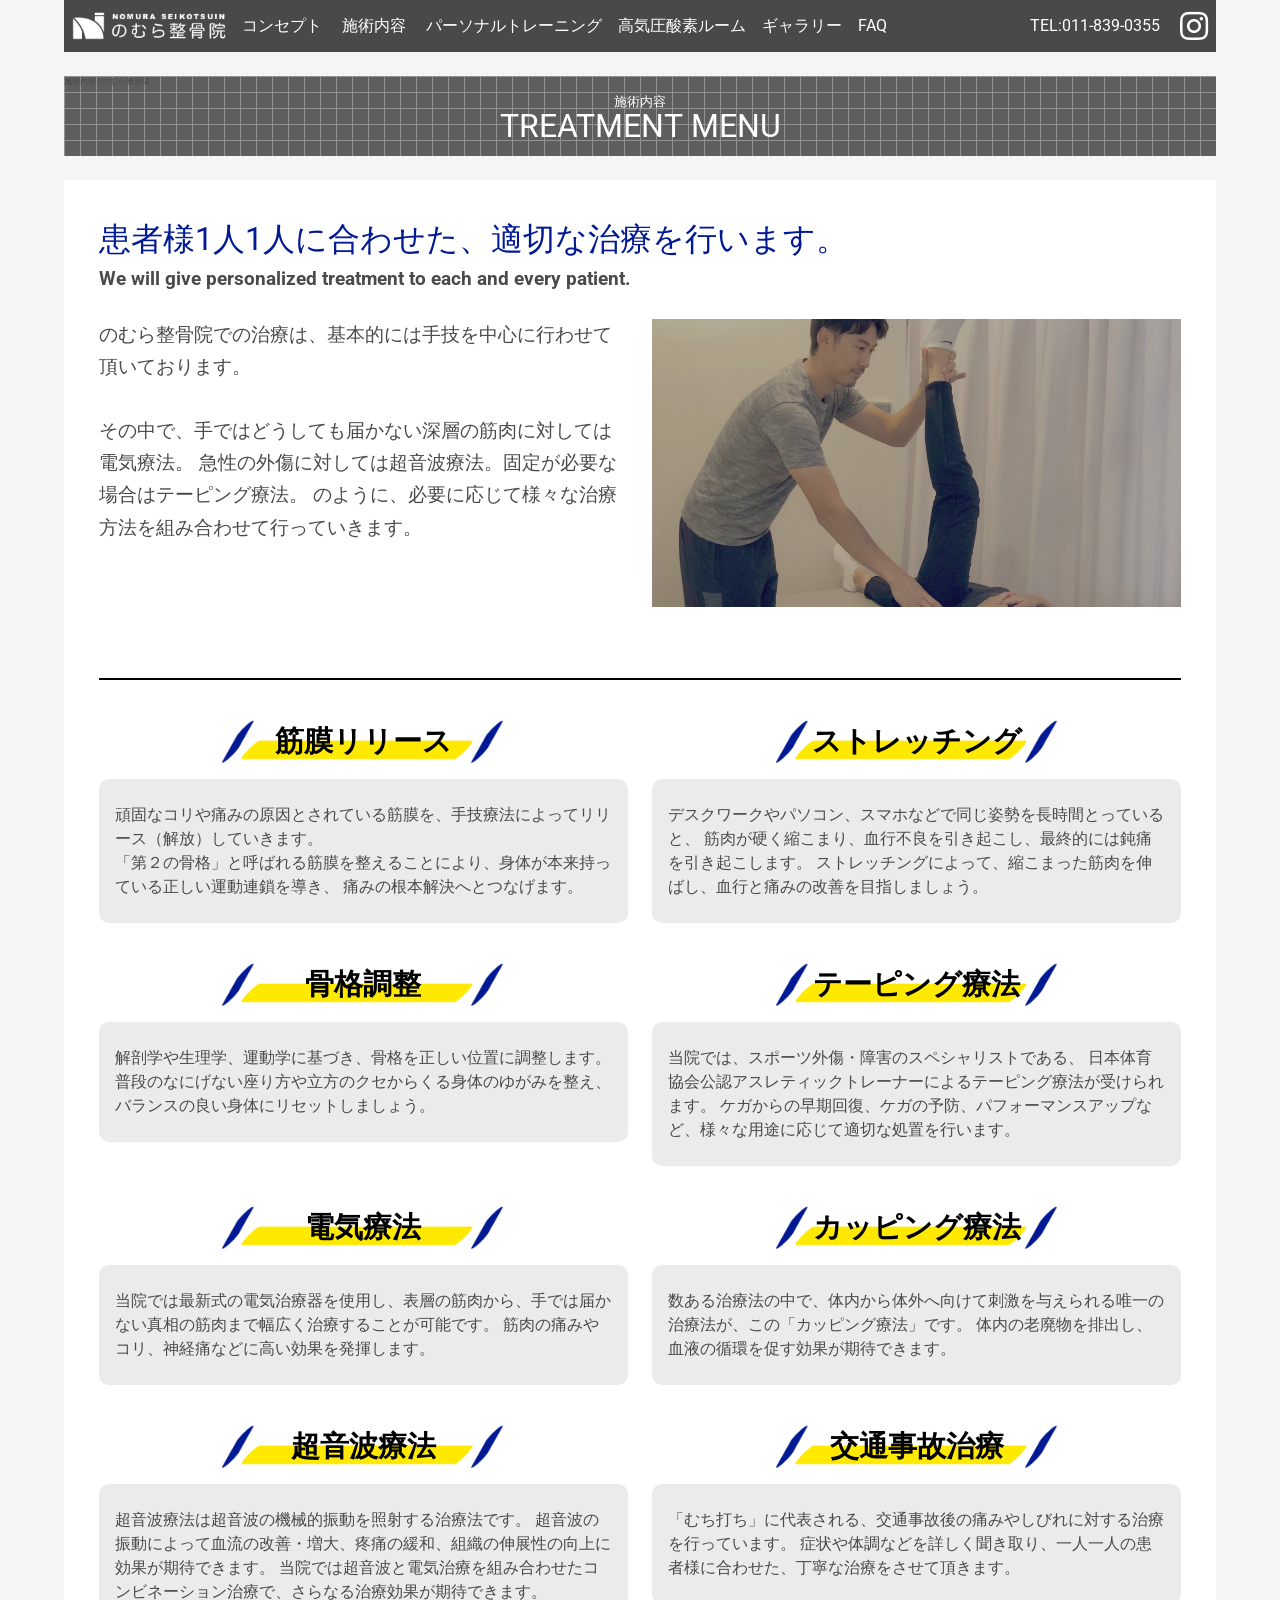
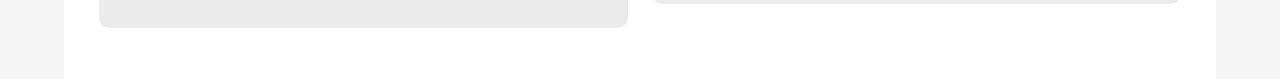
<file: treatment-menu.html>
<!DOCTYPE html>
<html>

<head>
  <meta charset="utf-8">
  <meta http-equiv="X-UA-Compatible" content="IE=edge">
  <meta name="viewport" content="width=device-width, initial-scale=1">
  <meta name="description" content="のむら整骨院 治療とパーソナルトレーニング ベストコンディションを全力でサポートいたします。">
  <meta name="format-detection" content="telephone=no">
  <title>施術内容 | のむら整骨院</title>
  <link rel="stylesheet" href="css/styles.css">
  <link rel="stylesheet" href="https://use.fontawesome.com/releases/v5.3.1/css/all.css"
    integrity="sha384-mzrmE5qonljUremFsqc01SB46JvROS7bZs3IO2EmfFsd15uHvIt+Y8vEf7N7fWAU" crossorigin="anonymous">
  <script src="https://code.jquery.com/jquery-3.3.1.min.js"
    integrity="sha256-FgpCb/KJQlLNfOu91ta32o/NMZxltwRo8QtmkMRdAu8=" crossorigin="anonymous"></script>
  <script type="text/javascript" src="js/bundle.js"></script>
</head>

<body class="has-navbar-fixed-top">
  <div class="container basic-nav">
    <nav class="navbar is-fixed-top" role="navigation" aria-label="main navigation">
      <div class="container navbar-container">
        <div class="navbar-brand">
          <a class="navbar-item" href="./index.html">
            <img src="./img/logo-wh.png" alt="のむら整骨院">
          </a>
          <a class="navbar-item is-hidden-desktop" href="tel:0118390355">
            <i class="fas fa-phone-square fa-2x"></i>
          </a>
          <a class="navbar-item is-hidden-desktop" href="https://www.instagram.com/nomuraseikotsuin/">
            <i class="fab fa-instagram fa-2x"></i>
          </a>
          <a role="button" class="navbar-burger burger" data-target="navMenu" aria-label="menu" aria-expanded="false">
            <span aria-hidden="true"></span>
            <span aria-hidden="true"></span>
            <span aria-hidden="true"></span>
          </a>
        </div>
        <div class="navbar-menu" id="navMenu">
          <div class="navbar-start">
            <a class="navbar-item" href="./concept.html">コンセプト</a>
            <div class="navbar-item has-dropdown is-hoverable">
              <a class="navbar-link is-arrowless" href="./treatment-menu.html">施術内容</a>
              <div class="navbar-dropdown">
                <a class="navbar-item" href="./insurance-treatment.html">保険治療</a>
                <a class="navbar-item" href="./extra-insurance-treatment.html">保険外治療</a>
              </div>
            </div>
            <a class="navbar-item" href="./personal-training.html" target="_new">パーソナルトレーニング</a>
            <a class="navbar-item" href="./o2-room.html">高気圧酸素ルーム</a>
            <a class="navbar-item" href="./gallery.html">ギャラリー</a>
            <a class="navbar-item" href="./faq.html">FAQ</a>
          </div>
          <div class="navbar-end is-hidden-touch">
            <span class="navbar-item is-hidden-touch tel-number">TEL:011-839-0355</span>
            <a class="navbar-item" href="https://www.instagram.com/nomuraseikotsuin/">
              <i class="fab fa-instagram fa-2x"></i>
            </a>
          </div>
        </div>
      </div>
    </nav>
  </div>
  <br>
  <div class="container">
    <div class="page-title">
      <h1>施術内容 | のむら整骨院</h1>
      <p class="text">
        <span class="ja">施術内容</span><br>
        <span class="en">TREATMENT&nbsp;MENU</span>
      </p>
    </div>
    <br>
    <div id="maincontent">
      <p class="middle-message">
        患者様1人1人に合わせた、適切な治療を行います。
      </p>
      <p class="content-description" style="font-weight: bold;">
        We will give personalized treatment to each and every patient.
      </p>
      <br>
      <div class="columns">
        <div class="column">
          <p class="content-description">
            のむら整骨院での治療は、基本的には手技を中心に行わせて頂いております。<br>
            <br>
            その中で、手ではどうしても届かない深層の筋肉に対しては電気療法。
            急性の外傷に対しては超音波療法。固定が必要な場合はテーピング療法。
            のように、必要に応じて様々な治療方法を組み合わせて行っていきます。
          </p>
        </div>
        <div class="column">
          <img src="./img/treatment.jpg" alt="施術" />
        </div>
      </div>
      <br>
      <hr>
      <br>
      <div class="columns is-multiline">
        <div class="column is-half-tablet">
          <div class="treatment-title">
            <h3>筋膜リリース</h3>
          </div>
          <div class="treatment-card-content">
            <p>
              頑固なコリや痛みの原因とされている筋膜を、手技療法によってリリース（解放）していきます。<br>
              「第２の骨格」と呼ばれる筋膜を整えることにより、身体が本来持っている正しい運動連鎖を導き、
              痛みの根本解決へとつなげます。
            </p>
          </div>
        </div>
        <div class="column is-half-tablet">
          <div class="treatment-title">
            <h3>ストレッチング</h3>
          </div>
          <div class="treatment-card-content">
            <p>
              デスクワークやパソコン、スマホなどで同じ姿勢を長時間とっていると、
              筋肉が硬く縮こまり、血行不良を引き起こし、最終的には鈍痛を引き起こします。
              ストレッチングによって、縮こまった筋肉を伸ばし、血行と痛みの改善を目指しましょう。
            </p>
          </div>
        </div>
        <div class="column is-half-tablet">
          <div class="treatment-title">
            <h3>骨格調整</h3>
          </div>
          <div class="treatment-card-content">
            <p>
              解剖学や生理学、運動学に基づき、骨格を正しい位置に調整します。
              普段のなにげない座り方や立方のクセからくる身体のゆがみを整え、バランスの良い身体にリセットしましょう。
            </p>
          </div>
        </div>
        <div class="column is-half-tablet">
          <div class="treatment-title">
            <h3>テーピング療法</h3>
          </div>
          <div class="treatment-card-content">
            <p>
              当院では、スポーツ外傷・障害のスペシャリストである、
              日本体育協会公認アスレティックトレーナーによるテーピング療法が受けられます。
              ケガからの早期回復、ケガの予防、パフォーマンスアップなど、様々な用途に応じて適切な処置を行います。
            </p>
          </div>
        </div>
        <div class="column is-half-tablet">
          <div class="treatment-title">
            <h3>電気療法</h3>
          </div>
          <div class="treatment-card-content">
            <p>
              当院では最新式の電気治療器を使用し、表層の筋肉から、手では届かない真相の筋肉まで幅広く治療することが可能です。
              筋肉の痛みやコリ、神経痛などに高い効果を発揮します。
            </p>
          </div>
        </div>
        <div class="column is-half-tablet">
          <div class="treatment-title">
            <h3>カッピング療法</h3>
          </div>
          <div class="treatment-card-content">
            <p>
              数ある治療法の中で、体内から体外へ向けて刺激を与えられる唯一の治療法が、この「カッピング療法」です。
              体内の老廃物を排出し、血液の循環を促す効果が期待できます。
            </p>
          </div>
        </div>
        <div class="column is-half-tablet">
          <div class="treatment-title">
            <h3>超音波療法</h3>
          </div>
          <div class="treatment-card-content">
            <p>
              超音波療法は超音波の機械的振動を照射する治療法です。
              超音波の振動によって血流の改善・増大、疼痛の緩和、組織の伸展性の向上に効果が期待できます。
              当院では超音波と電気治療を組み合わせたコンビネーション治療で、さらなる治療効果が期待できます。
            </p>
          </div>
        </div>
        <div class="column is-half-tablet">
          <div class="treatment-title">
            <h3>交通事故治療</h3>
          </div>
          <div class="treatment-card-content">
            <p>
              「むち打ち」に代表される、交通事故後の痛みやしびれに対する治療を行っています。
              症状や体調などを詳しく聞き取り、一人一人の患者様に合わせた、丁寧な治療をさせて頂きます。
            </p>
          </div>
        </div>
      </div>
    </div>
  </div>
</body>

</html>
</file>
<file: css/styles.css>
@import url(https://fonts.googleapis.com/css?family=Noto+Serif+JP);@import url(https://fonts.googleapis.com/css?family=Noto+Sans+JP);@import url(https://fonts.googleapis.com/css?family=Roboto);@import url(https://fonts.googleapis.com/css?family=Roboto+Condensed);@-webkit-keyframes spinAround{from{-webkit-transform:rotate(0);transform:rotate(0)}to{-webkit-transform:rotate(359deg);transform:rotate(359deg)}}@keyframes spinAround{from{-webkit-transform:rotate(0);transform:rotate(0)}to{-webkit-transform:rotate(359deg);transform:rotate(359deg)}}.carousel{position:relative;overflow:hidden}.carousel .carousel-container{width:100%;position:relative;border:none;display:flex;margin:0;padding:0;left:-100%;-webkit-transform:translateX(100%);transform:translateX(100%)}.carousel .carousel-container .carousel-item{display:block;position:relative;flex:1 0 100%}.carousel .carousel-container .carousel-item.has-background .is-background{-o-object-fit:cover;object-fit:cover;-o-object-position:center center;object-position:center center;height:100%;width:100%}.carousel .carousel-container .carousel-item .title{position:absolute;left:0;right:0;bottom:0;padding:1.5em;margin:0;text-align:center;background:rgba(255,255,255,.6);font-size:.75rem}.carousel .carousel-navigation{display:flex;justify-content:space-around;width:100%;pointer-events:none}.carousel .carousel-navigation .carousel-nav-left,.carousel .carousel-navigation .carousel-nav-right{padding:1em;pointer-events:auto}.carousel .carousel-navigation.is-centered{justify-content:center}.carousel .carousel-navigation.is-overlay{top:50%;-webkit-transform:perspective(1px) translateY(-50%);transform:perspective(1px) translateY(-50%);bottom:auto;left:auto;right:auto;align-items:center;justify-content:space-between;z-index:99}.carousel .carousel-navigation.is-overlay .carousel-nav-left,.carousel .carousel-navigation.is-overlay .carousel-nav-right{height:2.2em;width:2em;background:rgba(255,255,255,.7);display:flex;justify-content:center;align-items:center;color:#4a4a4a;position:absolute;left:0}.carousel .carousel-navigation.is-overlay .carousel-nav-left:hover,.carousel .carousel-navigation.is-overlay .carousel-nav-right:hover{cursor:pointer}.carousel .carousel-navigation.is-overlay .carousel-nav-right{left:auto;right:0}.carousel.is-reversing .carousel-container{-webkit-transform:translateX(-100%);transform:translateX(-100%)}.carousel[data-size]:not(.carousel-animate-fade) .carousel-container .carousel-item{padding:1em}.hero.has-carousel{position:relative}.hero.has-carousel+.hero-body,.hero.has-carousel+.hero-footer,.hero.has-carousel+.hero-head{z-index:1}.hero.has-carousel .hero-carousel{display:flex;position:absolute;top:0;left:0;bottom:0;right:0;height:auto;border:none;margin:auto;padding:0;z-index:0}.hero.has-carousel .hero-carousel .carousel-container{height:auto!important}.hero-carousel{position:relative;overflow:hidden}.hero-carousel .carousel-container{width:100%;position:relative;border:none;display:flex;margin:0;padding:0;left:-100%;-webkit-transform:translateX(100%);transform:translateX(100%)}.hero-carousel .carousel-container .carousel-item{display:block;position:relative;flex:1 0 100%}.hero-carousel .carousel-container .carousel-item.has-background .is-background{-o-object-fit:cover;object-fit:cover;-o-object-position:center center;object-position:center center;height:100%;width:100%}.hero-carousel .carousel-container .carousel-item .title{position:absolute;left:0;right:0;bottom:0;padding:1.5em;margin:0;text-align:center;background:rgba(255,255,255,.6);font-size:.75rem}.hero-carousel .carousel-navigation{display:flex;justify-content:space-around;width:100%;pointer-events:none}.hero-carousel .carousel-navigation .carousel-nav-left,.hero-carousel .carousel-navigation .carousel-nav-right{padding:1em;pointer-events:auto}.hero-carousel .carousel-navigation.is-centered{justify-content:center}.hero-carousel .carousel-navigation.is-overlay{top:50%;-webkit-transform:perspective(1px) translateY(-50%);transform:perspective(1px) translateY(-50%);bottom:auto;left:auto;right:auto;align-items:center;justify-content:space-between;z-index:99}.hero-carousel .carousel-navigation.is-overlay .carousel-nav-left,.hero-carousel .carousel-navigation.is-overlay .carousel-nav-right{height:2.2em;width:2em;background:rgba(255,255,255,.7);display:flex;justify-content:center;align-items:center;color:#4a4a4a;position:absolute;left:0}.hero-carousel .carousel-navigation.is-overlay .carousel-nav-left:hover,.hero-carousel .carousel-navigation.is-overlay .carousel-nav-right:hover{cursor:pointer}.hero-carousel .carousel-navigation.is-overlay .carousel-nav-right{left:auto;right:0}.hero-carousel.is-reversing .carousel-container{-webkit-transform:translateX(-100%);transform:translateX(-100%)}.carousel.carousel-animate-slide.carousel-animated .carousel-container,.hero-carousel.carousel-animate-slide.carousel-animated .carousel-container{-webkit-transform:none!important;transform:none!important;transition:-webkit-transform .5s ease-in-out;transition:transform .5s ease-in-out;transition:transform .5s ease-in-out,-webkit-transform .5s ease-in-out}.carousel.carousel-animate-fade .carousel-item,.hero-carousel.carousel-animate-fade .carousel-item{position:absolute;width:100%;height:100%;transition:opacity .5s ease-in-out}.carousel.carousel-animate-fade .carousel-item.is-active,.hero-carousel.carousel-animate-fade .carousel-item.is-active{opacity:1}.carousel.carousel-animate-fade .carousel-item:not(.is-active),.hero-carousel.carousel-animate-fade .carousel-item:not(.is-active){opacity:0}@-webkit-keyframes spinAround{from{-webkit-transform:rotate(0);transform:rotate(0)}to{-webkit-transform:rotate(359deg);transform:rotate(359deg)}}@keyframes spinAround{from{-webkit-transform:rotate(0);transform:rotate(0)}to{-webkit-transform:rotate(359deg);transform:rotate(359deg)}}.tooltip{position:relative}.tooltip.is-tooltip-active:not(.is-loading)::after,.tooltip:hover:not(.is-loading)::after{z-index:99999;position:absolute;display:inline-block;pointer-events:none}.tooltip.is-tooltip-active::before,.tooltip:hover::before{z-index:99999;position:absolute;display:inline-block;pointer-events:none}.tooltip.is-tooltip-active:not(.is-loading)::after,.tooltip:hover:not(.is-loading)::after{content:"";border-style:solid;border-width:.5rem}.tooltip.is-tooltip-active::before,.tooltip:hover::before{opacity:0;content:attr(data-tooltip);overflow:hidden;white-space:nowrap;text-overflow:ellipsis;font-size:.75rem;padding:.4rem .8rem;background:rgba(74,74,74,.9);border-radius:4px;color:#fff;max-width:24rem}.tooltip.is-tooltip-active:not(.is-loading)::after,.tooltip:focus:not(.is-loading)::after,.tooltip:hover:not(.is-loading)::after{opacity:1;margin-left:-.5rem;margin-top:-.5rem}.tooltip.is-tooltip-active::before,.tooltip:focus::before,.tooltip:hover::before{opacity:1}.tooltip::before{top:auto;bottom:100%;left:50%;right:auto}.tooltip.is-tooltip-active:not(.is-loading)::after,.tooltip:focus:not(.is-loading)::after,.tooltip:hover:not(.is-loading)::after{top:0;bottom:auto;left:50%;right:auto;border-color:rgba(74,74,74,.9) transparent transparent transparent}.tooltip.is-tooltip-active::before,.tooltip:focus::before,.tooltip:hover::before{-webkit-transform:translate(-50%,-.5rem);transform:translate(-50%,-.5rem)}.tooltip.is-tooltip-right::before{top:auto;bottom:50%;left:100%;right:auto;-webkit-transform:translate(-1rem,50%);transform:translate(-1rem,50%)}.tooltip.is-tooltip-right.is-tooltip-active:not(.is-loading)::after,.tooltip.is-tooltip-right:focus:not(.is-loading)::after,.tooltip.is-tooltip-right:hover:not(.is-loading)::after{top:50%;left:100%;right:auto;border-color:transparent rgba(74,74,74,.9) transparent transparent}.tooltip.is-tooltip-right.is-tooltip-active::before,.tooltip.is-tooltip-right:focus::before,.tooltip.is-tooltip-right:hover::before{-webkit-transform:translate(.5rem,50%);transform:translate(.5rem,50%)}.tooltip.is-tooltip-bottom::before{top:100%;bottom:auto;left:50%;right:auto;-webkit-transform:translate(-50%,-1rem);transform:translate(-50%,-1rem)}.tooltip.is-tooltip-bottom.is-tooltip-active:not(.is-loading)::after,.tooltip.is-tooltip-bottom:focus:not(.is-loading)::after,.tooltip.is-tooltip-bottom:hover:not(.is-loading)::after{top:100%;bottom:auto;left:50%;right:auto;border-color:transparent transparent rgba(74,74,74,.9) transparent}.tooltip.is-tooltip-bottom.is-tooltip-active::before,.tooltip.is-tooltip-bottom:focus::before,.tooltip.is-tooltip-bottom:hover::before{-webkit-transform:translate(-50%,.5rem);transform:translate(-50%,.5rem)}.tooltip.is-tooltip-left::before{top:auto;bottom:50%;left:auto;right:100%;-webkit-transform:translate(1rem,50%);transform:translate(1rem,50%)}.tooltip.is-tooltip-left.is-tooltip-active:not(.is-loading)::after,.tooltip.is-tooltip-left:focus:not(.is-loading)::after,.tooltip.is-tooltip-left:hover:not(.is-loading)::after{top:50%;bottom:auto;left:auto;right:calc(100% - .5rem);border-color:transparent transparent transparent rgba(74,74,74,.9)}.tooltip.is-tooltip-left.is-tooltip-active::before,.tooltip.is-tooltip-left:focus::before,.tooltip.is-tooltip-left:hover::before{-webkit-transform:translate(-.5rem,50%);transform:translate(-.5rem,50%)}.tooltip.is-tooltip-multiline::before{min-width:24rem;text-overflow:clip;white-space:normal;word-break:keep-all}.tooltip.is-tooltip-white:not(.is-loading)::after{border-color:rgba(255,255,255,.9) transparent transparent transparent}.tooltip.is-tooltip-white.is-tooltip-right:not(.is-loading)::after{border-color:transparent rgba(255,255,255,.9) transparent transparent}.tooltip.is-tooltip-white.is-tooltip-bottom:not(.is-loading)::after{border-color:transparent transparent rgba(255,255,255,.9) transparent}.tooltip.is-tooltip-white.is-tooltip-left:not(.is-loading)::after{border-color:transparent transparent transparent rgba(255,255,255,.9)}.tooltip.is-tooltip-white::before{background:rgba(255,255,255,.9);color:#0a0a0a}.tooltip.is-tooltip-black:not(.is-loading)::after{border-color:rgba(10,10,10,.9) transparent transparent transparent}.tooltip.is-tooltip-black.is-tooltip-right:not(.is-loading)::after{border-color:transparent rgba(10,10,10,.9) transparent transparent}.tooltip.is-tooltip-black.is-tooltip-bottom:not(.is-loading)::after{border-color:transparent transparent rgba(10,10,10,.9) transparent}.tooltip.is-tooltip-black.is-tooltip-left:not(.is-loading)::after{border-color:transparent transparent transparent rgba(10,10,10,.9)}.tooltip.is-tooltip-black::before{background:rgba(10,10,10,.9);color:#fff}.tooltip.is-tooltip-light:not(.is-loading)::after{border-color:rgba(245,245,245,.9) transparent transparent transparent}.tooltip.is-tooltip-light.is-tooltip-right:not(.is-loading)::after{border-color:transparent rgba(245,245,245,.9) transparent transparent}.tooltip.is-tooltip-light.is-tooltip-bottom:not(.is-loading)::after{border-color:transparent transparent rgba(245,245,245,.9) transparent}.tooltip.is-tooltip-light.is-tooltip-left:not(.is-loading)::after{border-color:transparent transparent transparent rgba(245,245,245,.9)}.tooltip.is-tooltip-light::before{background:rgba(245,245,245,.9);color:#363636}.tooltip.is-tooltip-dark:not(.is-loading)::after{border-color:rgba(54,54,54,.9) transparent transparent transparent}.tooltip.is-tooltip-dark.is-tooltip-right:not(.is-loading)::after{border-color:transparent rgba(54,54,54,.9) transparent transparent}.tooltip.is-tooltip-dark.is-tooltip-bottom:not(.is-loading)::after{border-color:transparent transparent rgba(54,54,54,.9) transparent}.tooltip.is-tooltip-dark.is-tooltip-left:not(.is-loading)::after{border-color:transparent transparent transparent rgba(54,54,54,.9)}.tooltip.is-tooltip-dark::before{background:rgba(54,54,54,.9);color:#f5f5f5}.tooltip.is-tooltip-primary:not(.is-loading)::after{border-color:rgba(0,209,178,.9) transparent transparent transparent}.tooltip.is-tooltip-primary.is-tooltip-right:not(.is-loading)::after{border-color:transparent rgba(0,209,178,.9) transparent transparent}.tooltip.is-tooltip-primary.is-tooltip-bottom:not(.is-loading)::after{border-color:transparent transparent rgba(0,209,178,.9) transparent}.tooltip.is-tooltip-primary.is-tooltip-left:not(.is-loading)::after{border-color:transparent transparent transparent rgba(0,209,178,.9)}.tooltip.is-tooltip-primary::before{background:rgba(0,209,178,.9);color:#fff}.tooltip.is-tooltip-link:not(.is-loading)::after{border-color:rgba(50,115,220,.9) transparent transparent transparent}.tooltip.is-tooltip-link.is-tooltip-right:not(.is-loading)::after{border-color:transparent rgba(50,115,220,.9) transparent transparent}.tooltip.is-tooltip-link.is-tooltip-bottom:not(.is-loading)::after{border-color:transparent transparent rgba(50,115,220,.9) transparent}.tooltip.is-tooltip-link.is-tooltip-left:not(.is-loading)::after{border-color:transparent transparent transparent rgba(50,115,220,.9)}.tooltip.is-tooltip-link::before{background:rgba(50,115,220,.9);color:#fff}.tooltip.is-tooltip-info:not(.is-loading)::after{border-color:rgba(32,156,238,.9) transparent transparent transparent}.tooltip.is-tooltip-info.is-tooltip-right:not(.is-loading)::after{border-color:transparent rgba(32,156,238,.9) transparent transparent}.tooltip.is-tooltip-info.is-tooltip-bottom:not(.is-loading)::after{border-color:transparent transparent rgba(32,156,238,.9) transparent}.tooltip.is-tooltip-info.is-tooltip-left:not(.is-loading)::after{border-color:transparent transparent transparent rgba(32,156,238,.9)}.tooltip.is-tooltip-info::before{background:rgba(32,156,238,.9);color:#fff}.tooltip.is-tooltip-success:not(.is-loading)::after{border-color:rgba(35,209,96,.9) transparent transparent transparent}.tooltip.is-tooltip-success.is-tooltip-right:not(.is-loading)::after{border-color:transparent rgba(35,209,96,.9) transparent transparent}.tooltip.is-tooltip-success.is-tooltip-bottom:not(.is-loading)::after{border-color:transparent transparent rgba(35,209,96,.9) transparent}.tooltip.is-tooltip-success.is-tooltip-left:not(.is-loading)::after{border-color:transparent transparent transparent rgba(35,209,96,.9)}.tooltip.is-tooltip-success::before{background:rgba(35,209,96,.9);color:#fff}.tooltip.is-tooltip-warning:not(.is-loading)::after{border-color:rgba(255,221,87,.9) transparent transparent transparent}.tooltip.is-tooltip-warning.is-tooltip-right:not(.is-loading)::after{border-color:transparent rgba(255,221,87,.9) transparent transparent}.tooltip.is-tooltip-warning.is-tooltip-bottom:not(.is-loading)::after{border-color:transparent transparent rgba(255,221,87,.9) transparent}.tooltip.is-tooltip-warning.is-tooltip-left:not(.is-loading)::after{border-color:transparent transparent transparent rgba(255,221,87,.9)}.tooltip.is-tooltip-warning::before{background:rgba(255,221,87,.9);color:rgba(0,0,0,.7)}.tooltip.is-tooltip-danger:not(.is-loading)::after{border-color:rgba(255,56,96,.9) transparent transparent transparent}.tooltip.is-tooltip-danger.is-tooltip-right:not(.is-loading)::after{border-color:transparent rgba(255,56,96,.9) transparent transparent}.tooltip.is-tooltip-danger.is-tooltip-bottom:not(.is-loading)::after{border-color:transparent transparent rgba(255,56,96,.9) transparent}.tooltip.is-tooltip-danger.is-tooltip-left:not(.is-loading)::after{border-color:transparent transparent transparent rgba(255,56,96,.9)}.tooltip.is-tooltip-danger::before{background:rgba(255,56,96,.9);color:#fff}@media screen and (max-width:768px){.is-tooltip-top-mobile::before{top:auto!important;bottom:100%!important;left:50%!important;right:auto!important}.is-tooltip-top-mobile.is-tooltip-active:not(.is-loading)::after,.is-tooltip-top-mobile:focus:not(.is-loading)::after,.is-tooltip-top-mobile:hover:not(.is-loading)::after{top:0!important;bottom:auto!important;left:50%!important;right:auto!important;border-color:rgba(74,74,74,.9) transparent transparent transparent!important}.is-tooltip-top-mobile.is-tooltip-active::before,.is-tooltip-top-mobile:focus::before,.is-tooltip-top-mobile:hover::before{-webkit-transform:translate(-50%,-.5rem)!important;transform:translate(-50%,-.5rem)!important}}@media screen and (min-width:769px),print{.is-tooltip-top-tablet::before{top:auto!important;bottom:100%!important;left:50%!important;right:auto!important}.is-tooltip-top-tablet.is-tooltip-active:not(.is-loading)::after,.is-tooltip-top-tablet:focus:not(.is-loading)::after,.is-tooltip-top-tablet:hover:not(.is-loading)::after{top:0!important;bottom:auto!important;left:50%!important;right:auto!important;border-color:rgba(74,74,74,.9) transparent transparent transparent!important}.is-tooltip-top-tablet.is-tooltip-active::before,.is-tooltip-top-tablet:focus::before,.is-tooltip-top-tablet:hover::before{-webkit-transform:translate(-50%,-.5rem)!important;transform:translate(-50%,-.5rem)!important}}@media screen and (min-width:769px) and (max-width:1087px){.is-tooltip-top-tablet-only::before{top:auto!important;bottom:100%!important;left:50%!important;right:auto!important}.is-tooltip-top-tablet-only.is-tooltip-active:not(.is-loading)::after,.is-tooltip-top-tablet-only:focus:not(.is-loading)::after,.is-tooltip-top-tablet-only:hover:not(.is-loading)::after{top:0!important;bottom:auto!important;left:50%!important;right:auto!important;border-color:rgba(74,74,74,.9) transparent transparent transparent!important}.is-tooltip-top-tablet-only.is-tooltip-active::before,.is-tooltip-top-tablet-only:focus::before,.is-tooltip-top-tablet-only:hover::before{-webkit-transform:translate(-50%,-.5rem)!important;transform:translate(-50%,-.5rem)!important}}@media screen and (max-width:1087px){.is-tooltip-top-touch::before{top:auto!important;bottom:100%!important;left:50%!important;right:auto!important}.is-tooltip-top-touch.is-tooltip-active:not(.is-loading)::after,.is-tooltip-top-touch:focus:not(.is-loading)::after,.is-tooltip-top-touch:hover:not(.is-loading)::after{top:0!important;bottom:auto!important;left:50%!important;right:auto!important;border-color:rgba(74,74,74,.9) transparent transparent transparent!important}.is-tooltip-top-touch.is-tooltip-active::before,.is-tooltip-top-touch:focus::before,.is-tooltip-top-touch:hover::before{-webkit-transform:translate(-50%,-.5rem)!important;transform:translate(-50%,-.5rem)!important}}@media screen and (min-width:1088px){.is-tooltip-top-desktop::before{top:auto!important;bottom:100%!important;left:50%!important;right:auto!important}.is-tooltip-top-desktop.is-tooltip-active:not(.is-loading)::after,.is-tooltip-top-desktop:focus:not(.is-loading)::after,.is-tooltip-top-desktop:hover:not(.is-loading)::after{top:0!important;bottom:auto!important;left:50%!important;right:auto!important;border-color:rgba(74,74,74,.9) transparent transparent transparent!important}.is-tooltip-top-desktop.is-tooltip-active::before,.is-tooltip-top-desktop:focus::before,.is-tooltip-top-desktop:hover::before{-webkit-transform:translate(-50%,-.5rem)!important;transform:translate(-50%,-.5rem)!important}}@media screen and (min-width:1088px) and (max-width:1279px){.is-tooltip-top-desktop-only::before{top:auto!important;bottom:100%!important;left:50%!important;right:auto!important}.is-tooltip-top-desktop-only.is-tooltip-active:not(.is-loading)::after,.is-tooltip-top-desktop-only:focus:not(.is-loading)::after,.is-tooltip-top-desktop-only:hover:not(.is-loading)::after{top:0!important;bottom:auto!important;left:50%!important;right:auto!important;border-color:rgba(74,74,74,.9) transparent transparent transparent!important}.is-tooltip-top-desktop-only.is-tooltip-active::before,.is-tooltip-top-desktop-only:focus::before,.is-tooltip-top-desktop-only:hover::before{-webkit-transform:translate(-50%,-.5rem)!important;transform:translate(-50%,-.5rem)!important}}@media screen and (min-width:1280px){.is-tooltip-top-widescreen::before{top:auto!important;bottom:100%!important;left:50%!important;right:auto!important}.is-tooltip-top-widescreen.is-tooltip-active:not(.is-loading)::after,.is-tooltip-top-widescreen:focus:not(.is-loading)::after,.is-tooltip-top-widescreen:hover:not(.is-loading)::after{top:0!important;bottom:auto!important;left:50%!important;right:auto!important;border-color:rgba(74,74,74,.9) transparent transparent transparent!important}.is-tooltip-top-widescreen.is-tooltip-active::before,.is-tooltip-top-widescreen:focus::before,.is-tooltip-top-widescreen:hover::before{-webkit-transform:translate(-50%,-.5rem)!important;transform:translate(-50%,-.5rem)!important}}@media screen and (min-width:1280px) and (max-width:1471px){.is-tooltip-top-widescreen-only::before{top:auto!important;bottom:100%!important;left:50%!important;right:auto!important}.is-tooltip-top-widescreen-only.is-tooltip-active:not(.is-loading)::after,.is-tooltip-top-widescreen-only:focus:not(.is-loading)::after,.is-tooltip-top-widescreen-only:hover:not(.is-loading)::after{top:0!important;bottom:auto!important;left:50%!important;right:auto!important;border-color:rgba(74,74,74,.9) transparent transparent transparent!important}.is-tooltip-top-widescreen-only.is-tooltip-active::before,.is-tooltip-top-widescreen-only:focus::before,.is-tooltip-top-widescreen-only:hover::before{-webkit-transform:translate(-50%,-.5rem)!important;transform:translate(-50%,-.5rem)!important}}@media screen and (min-width:1472px){.is-tooltip-top-fullhd::before{top:auto!important;bottom:100%!important;left:50%!important;right:auto!important}.is-tooltip-top-fullhd.is-tooltip-active:not(.is-loading)::after,.is-tooltip-top-fullhd:focus:not(.is-loading)::after,.is-tooltip-top-fullhd:hover:not(.is-loading)::after{top:0!important;bottom:auto!important;left:50%!important;right:auto!important;border-color:rgba(74,74,74,.9) transparent transparent transparent!important}.is-tooltip-top-fullhd.is-tooltip-active::before,.is-tooltip-top-fullhd:focus::before,.is-tooltip-top-fullhd:hover::before{-webkit-transform:translate(-50%,-.5rem)!important;transform:translate(-50%,-.5rem)!important}}@media screen and (max-width:768px){.is-tooltip-right-mobile::before{top:auto!important;bottom:50%!important;left:100%!important;right:auto!important;-webkit-transform:translate(-1rem,50%)!important;transform:translate(-1rem,50%)!important}.is-tooltip-right-mobile.is-tooltip-active:not(.is-loading)::after,.is-tooltip-right-mobile:focus:not(.is-loading)::after,.is-tooltip-right-mobile:hover:not(.is-loading)::after{top:50%!important;left:100%!important;right:auto!important;border-color:transparent rgba(74,74,74,.9) transparent transparent!important}.is-tooltip-right-mobile.is-tooltip-active::before,.is-tooltip-right-mobile:focus::before,.is-tooltip-right-mobile:hover::before{-webkit-transform:translate(.5rem,50%)!important;transform:translate(.5rem,50%)!important}}@media screen and (min-width:769px),print{.is-tooltip-right-tablet::before{top:auto!important;bottom:50%!important;left:100%!important;right:auto!important;-webkit-transform:translate(-1rem,50%)!important;transform:translate(-1rem,50%)!important}.is-tooltip-right-tablet.is-tooltip-active:not(.is-loading)::after,.is-tooltip-right-tablet:focus:not(.is-loading)::after,.is-tooltip-right-tablet:hover:not(.is-loading)::after{top:50%!important;left:100%!important;right:auto!important;border-color:transparent rgba(74,74,74,.9) transparent transparent!important}.is-tooltip-right-tablet.is-tooltip-active::before,.is-tooltip-right-tablet:focus::before,.is-tooltip-right-tablet:hover::before{-webkit-transform:translate(.5rem,50%)!important;transform:translate(.5rem,50%)!important}}@media screen and (min-width:769px) and (max-width:1087px){.is-tooltip-right-tablet-only::before{top:auto!important;bottom:50%!important;left:100%!important;right:auto!important;-webkit-transform:translate(-1rem,50%)!important;transform:translate(-1rem,50%)!important}.is-tooltip-right-tablet-only.is-tooltip-active:not(.is-loading)::after,.is-tooltip-right-tablet-only:focus:not(.is-loading)::after,.is-tooltip-right-tablet-only:hover:not(.is-loading)::after{top:50%!important;left:100%!important;right:auto!important;border-color:transparent rgba(74,74,74,.9) transparent transparent!important}.is-tooltip-right-tablet-only.is-tooltip-active::before,.is-tooltip-right-tablet-only:focus::before,.is-tooltip-right-tablet-only:hover::before{-webkit-transform:translate(.5rem,50%)!important;transform:translate(.5rem,50%)!important}}@media screen and (max-width:1087px){.is-tooltip-right-touch::before{top:auto!important;bottom:50%!important;left:100%!important;right:auto!important;-webkit-transform:translate(-1rem,50%)!important;transform:translate(-1rem,50%)!important}.is-tooltip-right-touch.is-tooltip-active:not(.is-loading)::after,.is-tooltip-right-touch:focus:not(.is-loading)::after,.is-tooltip-right-touch:hover:not(.is-loading)::after{top:50%!important;left:100%!important;right:auto!important;border-color:transparent rgba(74,74,74,.9) transparent transparent!important}.is-tooltip-right-touch.is-tooltip-active::before,.is-tooltip-right-touch:focus::before,.is-tooltip-right-touch:hover::before{-webkit-transform:translate(.5rem,50%)!important;transform:translate(.5rem,50%)!important}}@media screen and (min-width:1088px){.is-tooltip-right-desktop::before{top:auto!important;bottom:50%!important;left:100%!important;right:auto!important;-webkit-transform:translate(-1rem,50%)!important;transform:translate(-1rem,50%)!important}.is-tooltip-right-desktop.is-tooltip-active:not(.is-loading)::after,.is-tooltip-right-desktop:focus:not(.is-loading)::after,.is-tooltip-right-desktop:hover:not(.is-loading)::after{top:50%!important;left:100%!important;right:auto!important;border-color:transparent rgba(74,74,74,.9) transparent transparent!important}.is-tooltip-right-desktop.is-tooltip-active::before,.is-tooltip-right-desktop:focus::before,.is-tooltip-right-desktop:hover::before{-webkit-transform:translate(.5rem,50%)!important;transform:translate(.5rem,50%)!important}}@media screen and (min-width:1088px) and (max-width:1279px){.is-tooltip-right-desktop-only::before{top:auto!important;bottom:50%!important;left:100%!important;right:auto!important;-webkit-transform:translate(-1rem,50%)!important;transform:translate(-1rem,50%)!important}.is-tooltip-right-desktop-only.is-tooltip-active:not(.is-loading)::after,.is-tooltip-right-desktop-only:focus:not(.is-loading)::after,.is-tooltip-right-desktop-only:hover:not(.is-loading)::after{top:50%!important;left:100%!important;right:auto!important;border-color:transparent rgba(74,74,74,.9) transparent transparent!important}.is-tooltip-right-desktop-only.is-tooltip-active::before,.is-tooltip-right-desktop-only:focus::before,.is-tooltip-right-desktop-only:hover::before{-webkit-transform:translate(.5rem,50%)!important;transform:translate(.5rem,50%)!important}}@media screen and (min-width:1280px){.is-tooltip-right-widescreen::before{top:auto!important;bottom:50%!important;left:100%!important;right:auto!important;-webkit-transform:translate(-1rem,50%)!important;transform:translate(-1rem,50%)!important}.is-tooltip-right-widescreen.is-tooltip-active:not(.is-loading)::after,.is-tooltip-right-widescreen:focus:not(.is-loading)::after,.is-tooltip-right-widescreen:hover:not(.is-loading)::after{top:50%!important;left:100%!important;right:auto!important;border-color:transparent rgba(74,74,74,.9) transparent transparent!important}.is-tooltip-right-widescreen.is-tooltip-active::before,.is-tooltip-right-widescreen:focus::before,.is-tooltip-right-widescreen:hover::before{-webkit-transform:translate(.5rem,50%)!important;transform:translate(.5rem,50%)!important}}@media screen and (min-width:1280px) and (max-width:1471px){.is-tooltip-right-widescreen-only::before{top:auto!important;bottom:50%!important;left:100%!important;right:auto!important;-webkit-transform:translate(-1rem,50%)!important;transform:translate(-1rem,50%)!important}.is-tooltip-right-widescreen-only.is-tooltip-active:not(.is-loading)::after,.is-tooltip-right-widescreen-only:focus:not(.is-loading)::after,.is-tooltip-right-widescreen-only:hover:not(.is-loading)::after{top:50%!important;left:100%!important;right:auto!important;border-color:transparent rgba(74,74,74,.9) transparent transparent!important}.is-tooltip-right-widescreen-only.is-tooltip-active::before,.is-tooltip-right-widescreen-only:focus::before,.is-tooltip-right-widescreen-only:hover::before{-webkit-transform:translate(.5rem,50%)!important;transform:translate(.5rem,50%)!important}}@media screen and (min-width:1472px){.is-tooltip-right-fullhd::before{top:auto!important;bottom:50%!important;left:100%!important;right:auto!important;-webkit-transform:translate(-1rem,50%)!important;transform:translate(-1rem,50%)!important}.is-tooltip-right-fullhd.is-tooltip-active:not(.is-loading)::after,.is-tooltip-right-fullhd:focus:not(.is-loading)::after,.is-tooltip-right-fullhd:hover:not(.is-loading)::after{top:50%!important;left:100%!important;right:auto!important;border-color:transparent rgba(74,74,74,.9) transparent transparent!important}.is-tooltip-right-fullhd.is-tooltip-active::before,.is-tooltip-right-fullhd:focus::before,.is-tooltip-right-fullhd:hover::before{-webkit-transform:translate(.5rem,50%)!important;transform:translate(.5rem,50%)!important}}@media screen and (max-width:768px){.is-tooltip-bottom-mobile::before{top:100%!important;bottom:auto!important;left:50%!important;right:auto!important;-webkit-transform:translate(-50%,-1rem)!important;transform:translate(-50%,-1rem)!important}.is-tooltip-bottom-mobile.is-tooltip-active:not(.is-loading)::after,.is-tooltip-bottom-mobile:focus:not(.is-loading)::after,.is-tooltip-bottom-mobile:hover:not(.is-loading)::after{top:100%!important;bottom:auto!important;left:50%!important;right:auto!important;border-color:transparent transparent rgba(74,74,74,.9) transparent!important}.is-tooltip-bottom-mobile.is-tooltip-active::before,.is-tooltip-bottom-mobile:focus::before,.is-tooltip-bottom-mobile:hover::before{-webkit-transform:translate(-50%,.5rem)!important;transform:translate(-50%,.5rem)!important}}@media screen and (min-width:769px),print{.is-tooltip-bottom-tablet::before{top:100%!important;bottom:auto!important;left:50%!important;right:auto!important;-webkit-transform:translate(-50%,-1rem)!important;transform:translate(-50%,-1rem)!important}.is-tooltip-bottom-tablet.is-tooltip-active:not(.is-loading)::after,.is-tooltip-bottom-tablet:focus:not(.is-loading)::after,.is-tooltip-bottom-tablet:hover:not(.is-loading)::after{top:100%!important;bottom:auto!important;left:50%!important;right:auto!important;border-color:transparent transparent rgba(74,74,74,.9) transparent!important}.is-tooltip-bottom-tablet.is-tooltip-active::before,.is-tooltip-bottom-tablet:focus::before,.is-tooltip-bottom-tablet:hover::before{-webkit-transform:translate(-50%,.5rem)!important;transform:translate(-50%,.5rem)!important}}@media screen and (min-width:769px) and (max-width:1087px){.is-tooltip-bottom-tablet-only::before{top:100%!important;bottom:auto!important;left:50%!important;right:auto!important;-webkit-transform:translate(-50%,-1rem)!important;transform:translate(-50%,-1rem)!important}.is-tooltip-bottom-tablet-only.is-tooltip-active:not(.is-loading)::after,.is-tooltip-bottom-tablet-only:focus:not(.is-loading)::after,.is-tooltip-bottom-tablet-only:hover:not(.is-loading)::after{top:100%!important;bottom:auto!important;left:50%!important;right:auto!important;border-color:transparent transparent rgba(74,74,74,.9) transparent!important}.is-tooltip-bottom-tablet-only.is-tooltip-active::before,.is-tooltip-bottom-tablet-only:focus::before,.is-tooltip-bottom-tablet-only:hover::before{-webkit-transform:translate(-50%,.5rem)!important;transform:translate(-50%,.5rem)!important}}@media screen and (max-width:1087px){.is-tooltip-bottom-touch::before{top:100%!important;bottom:auto!important;left:50%!important;right:auto!important;-webkit-transform:translate(-50%,-1rem)!important;transform:translate(-50%,-1rem)!important}.is-tooltip-bottom-touch.is-tooltip-active:not(.is-loading)::after,.is-tooltip-bottom-touch:focus:not(.is-loading)::after,.is-tooltip-bottom-touch:hover:not(.is-loading)::after{top:100%!important;bottom:auto!important;left:50%!important;right:auto!important;border-color:transparent transparent rgba(74,74,74,.9) transparent!important}.is-tooltip-bottom-touch.is-tooltip-active::before,.is-tooltip-bottom-touch:focus::before,.is-tooltip-bottom-touch:hover::before{-webkit-transform:translate(-50%,.5rem)!important;transform:translate(-50%,.5rem)!important}}@media screen and (min-width:1088px){.is-tooltip-bottom-desktop::before{top:100%!important;bottom:auto!important;left:50%!important;right:auto!important;-webkit-transform:translate(-50%,-1rem)!important;transform:translate(-50%,-1rem)!important}.is-tooltip-bottom-desktop.is-tooltip-active:not(.is-loading)::after,.is-tooltip-bottom-desktop:focus:not(.is-loading)::after,.is-tooltip-bottom-desktop:hover:not(.is-loading)::after{top:100%!important;bottom:auto!important;left:50%!important;right:auto!important;border-color:transparent transparent rgba(74,74,74,.9) transparent!important}.is-tooltip-bottom-desktop.is-tooltip-active::before,.is-tooltip-bottom-desktop:focus::before,.is-tooltip-bottom-desktop:hover::before{-webkit-transform:translate(-50%,.5rem)!important;transform:translate(-50%,.5rem)!important}}@media screen and (min-width:1088px) and (max-width:1279px){.is-tooltip-bottom-desktop-only::before{top:100%!important;bottom:auto!important;left:50%!important;right:auto!important;-webkit-transform:translate(-50%,-1rem)!important;transform:translate(-50%,-1rem)!important}.is-tooltip-bottom-desktop-only.is-tooltip-active:not(.is-loading)::after,.is-tooltip-bottom-desktop-only:focus:not(.is-loading)::after,.is-tooltip-bottom-desktop-only:hover:not(.is-loading)::after{top:100%!important;bottom:auto!important;left:50%!important;right:auto!important;border-color:transparent transparent rgba(74,74,74,.9) transparent!important}.is-tooltip-bottom-desktop-only.is-tooltip-active::before,.is-tooltip-bottom-desktop-only:focus::before,.is-tooltip-bottom-desktop-only:hover::before{-webkit-transform:translate(-50%,.5rem)!important;transform:translate(-50%,.5rem)!important}}@media screen and (min-width:1280px){.is-tooltip-bottom-widescreen::before{top:100%!important;bottom:auto!important;left:50%!important;right:auto!important;-webkit-transform:translate(-50%,-1rem)!important;transform:translate(-50%,-1rem)!important}.is-tooltip-bottom-widescreen.is-tooltip-active:not(.is-loading)::after,.is-tooltip-bottom-widescreen:focus:not(.is-loading)::after,.is-tooltip-bottom-widescreen:hover:not(.is-loading)::after{top:100%!important;bottom:auto!important;left:50%!important;right:auto!important;border-color:transparent transparent rgba(74,74,74,.9) transparent!important}.is-tooltip-bottom-widescreen.is-tooltip-active::before,.is-tooltip-bottom-widescreen:focus::before,.is-tooltip-bottom-widescreen:hover::before{-webkit-transform:translate(-50%,.5rem)!important;transform:translate(-50%,.5rem)!important}}@media screen and (min-width:1280px) and (max-width:1471px){.is-tooltip-bottom-widescreen-only::before{top:100%!important;bottom:auto!important;left:50%!important;right:auto!important;-webkit-transform:translate(-50%,-1rem)!important;transform:translate(-50%,-1rem)!important}.is-tooltip-bottom-widescreen-only.is-tooltip-active:not(.is-loading)::after,.is-tooltip-bottom-widescreen-only:focus:not(.is-loading)::after,.is-tooltip-bottom-widescreen-only:hover:not(.is-loading)::after{top:100%!important;bottom:auto!important;left:50%!important;right:auto!important;border-color:transparent transparent rgba(74,74,74,.9) transparent!important}.is-tooltip-bottom-widescreen-only.is-tooltip-active::before,.is-tooltip-bottom-widescreen-only:focus::before,.is-tooltip-bottom-widescreen-only:hover::before{-webkit-transform:translate(-50%,.5rem)!important;transform:translate(-50%,.5rem)!important}}@media screen and (min-width:1472px){.is-tooltip-bottom-fullhd::before{top:100%!important;bottom:auto!important;left:50%!important;right:auto!important;-webkit-transform:translate(-50%,-1rem)!important;transform:translate(-50%,-1rem)!important}.is-tooltip-bottom-fullhd.is-tooltip-active:not(.is-loading)::after,.is-tooltip-bottom-fullhd:focus:not(.is-loading)::after,.is-tooltip-bottom-fullhd:hover:not(.is-loading)::after{top:100%!important;bottom:auto!important;left:50%!important;right:auto!important;border-color:transparent transparent rgba(74,74,74,.9) transparent!important}.is-tooltip-bottom-fullhd.is-tooltip-active::before,.is-tooltip-bottom-fullhd:focus::before,.is-tooltip-bottom-fullhd:hover::before{-webkit-transform:translate(-50%,.5rem)!important;transform:translate(-50%,.5rem)!important}}@media screen and (max-width:768px){.is-tooltip-left-mobile::before{top:auto!important;bottom:50%!important;left:auto!important;right:100%!important;-webkit-transform:translate(1rem,50%)!important;transform:translate(1rem,50%)!important}.is-tooltip-left-mobile.is-tooltip-active:not(.is-loading)::after,.is-tooltip-left-mobile:focus:not(.is-loading)::after,.is-tooltip-left-mobile:hover:not(.is-loading)::after{top:50%!important;bottom:auto!important;left:auto!important;right:calc(100% - .5rem)!important;border-color:transparent transparent transparent rgba(74,74,74,.9)!important}.is-tooltip-left-mobile.is-tooltip-active::before,.is-tooltip-left-mobile:focus::before,.is-tooltip-left-mobile:hover::before{-webkit-transform:translate(-.5rem,50%)!important;transform:translate(-.5rem,50%)!important}}@media screen and (min-width:769px),print{.is-tooltip-left-tablet::before{top:auto!important;bottom:50%!important;left:auto!important;right:100%!important;-webkit-transform:translate(1rem,50%)!important;transform:translate(1rem,50%)!important}.is-tooltip-left-tablet.is-tooltip-active:not(.is-loading)::after,.is-tooltip-left-tablet:focus:not(.is-loading)::after,.is-tooltip-left-tablet:hover:not(.is-loading)::after{top:50%!important;bottom:auto!important;left:auto!important;right:calc(100% - .5rem)!important;border-color:transparent transparent transparent rgba(74,74,74,.9)!important}.is-tooltip-left-tablet.is-tooltip-active::before,.is-tooltip-left-tablet:focus::before,.is-tooltip-left-tablet:hover::before{-webkit-transform:translate(-.5rem,50%)!important;transform:translate(-.5rem,50%)!important}}@media screen and (min-width:769px) and (max-width:1087px){.is-tooltip-left-tablet-only::before{top:auto!important;bottom:50%!important;left:auto!important;right:100%!important;-webkit-transform:translate(1rem,50%)!important;transform:translate(1rem,50%)!important}.is-tooltip-left-tablet-only.is-tooltip-active:not(.is-loading)::after,.is-tooltip-left-tablet-only:focus:not(.is-loading)::after,.is-tooltip-left-tablet-only:hover:not(.is-loading)::after{top:50%!important;bottom:auto!important;left:auto!important;right:calc(100% - .5rem)!important;border-color:transparent transparent transparent rgba(74,74,74,.9)!important}.is-tooltip-left-tablet-only.is-tooltip-active::before,.is-tooltip-left-tablet-only:focus::before,.is-tooltip-left-tablet-only:hover::before{-webkit-transform:translate(-.5rem,50%)!important;transform:translate(-.5rem,50%)!important}}@media screen and (max-width:1087px){.is-tooltip-left-touch::before{top:auto!important;bottom:50%!important;left:auto!important;right:100%!important;-webkit-transform:translate(1rem,50%)!important;transform:translate(1rem,50%)!important}.is-tooltip-left-touch.is-tooltip-active:not(.is-loading)::after,.is-tooltip-left-touch:focus:not(.is-loading)::after,.is-tooltip-left-touch:hover:not(.is-loading)::after{top:50%!important;bottom:auto!important;left:auto!important;right:calc(100% - .5rem)!important;border-color:transparent transparent transparent rgba(74,74,74,.9)!important}.is-tooltip-left-touch.is-tooltip-active::before,.is-tooltip-left-touch:focus::before,.is-tooltip-left-touch:hover::before{-webkit-transform:translate(-.5rem,50%)!important;transform:translate(-.5rem,50%)!important}}@media screen and (min-width:1088px){.is-tooltip-left-desktop::before{top:auto!important;bottom:50%!important;left:auto!important;right:100%!important;-webkit-transform:translate(1rem,50%)!important;transform:translate(1rem,50%)!important}.is-tooltip-left-desktop.is-tooltip-active:not(.is-loading)::after,.is-tooltip-left-desktop:focus:not(.is-loading)::after,.is-tooltip-left-desktop:hover:not(.is-loading)::after{top:50%!important;bottom:auto!important;left:auto!important;right:calc(100% - .5rem)!important;border-color:transparent transparent transparent rgba(74,74,74,.9)!important}.is-tooltip-left-desktop.is-tooltip-active::before,.is-tooltip-left-desktop:focus::before,.is-tooltip-left-desktop:hover::before{-webkit-transform:translate(-.5rem,50%)!important;transform:translate(-.5rem,50%)!important}}@media screen and (min-width:1088px) and (max-width:1279px){.is-tooltip-left-desktop-only::before{top:auto!important;bottom:50%!important;left:auto!important;right:100%!important;-webkit-transform:translate(1rem,50%)!important;transform:translate(1rem,50%)!important}.is-tooltip-left-desktop-only.is-tooltip-active:not(.is-loading)::after,.is-tooltip-left-desktop-only:focus:not(.is-loading)::after,.is-tooltip-left-desktop-only:hover:not(.is-loading)::after{top:50%!important;bottom:auto!important;left:auto!important;right:calc(100% - .5rem)!important;border-color:transparent transparent transparent rgba(74,74,74,.9)!important}.is-tooltip-left-desktop-only.is-tooltip-active::before,.is-tooltip-left-desktop-only:focus::before,.is-tooltip-left-desktop-only:hover::before{-webkit-transform:translate(-.5rem,50%)!important;transform:translate(-.5rem,50%)!important}}@media screen and (min-width:1280px){.is-tooltip-left-widescreen::before{top:auto!important;bottom:50%!important;left:auto!important;right:100%!important;-webkit-transform:translate(1rem,50%)!important;transform:translate(1rem,50%)!important}.is-tooltip-left-widescreen.is-tooltip-active:not(.is-loading)::after,.is-tooltip-left-widescreen:focus:not(.is-loading)::after,.is-tooltip-left-widescreen:hover:not(.is-loading)::after{top:50%!important;bottom:auto!important;left:auto!important;right:calc(100% - .5rem)!important;border-color:transparent transparent transparent rgba(74,74,74,.9)!important}.is-tooltip-left-widescreen.is-tooltip-active::before,.is-tooltip-left-widescreen:focus::before,.is-tooltip-left-widescreen:hover::before{-webkit-transform:translate(-.5rem,50%)!important;transform:translate(-.5rem,50%)!important}}@media screen and (min-width:1280px) and (max-width:1471px){.is-tooltip-left-widescreen-only::before{top:auto!important;bottom:50%!important;left:auto!important;right:100%!important;-webkit-transform:translate(1rem,50%)!important;transform:translate(1rem,50%)!important}.is-tooltip-left-widescreen-only.is-tooltip-active:not(.is-loading)::after,.is-tooltip-left-widescreen-only:focus:not(.is-loading)::after,.is-tooltip-left-widescreen-only:hover:not(.is-loading)::after{top:50%!important;bottom:auto!important;left:auto!important;right:calc(100% - .5rem)!important;border-color:transparent transparent transparent rgba(74,74,74,.9)!important}.is-tooltip-left-widescreen-only.is-tooltip-active::before,.is-tooltip-left-widescreen-only:focus::before,.is-tooltip-left-widescreen-only:hover::before{-webkit-transform:translate(-.5rem,50%)!important;transform:translate(-.5rem,50%)!important}}@media screen and (min-width:1472px){.is-tooltip-left-fullhd::before{top:auto!important;bottom:50%!important;left:auto!important;right:100%!important;-webkit-transform:translate(1rem,50%)!important;transform:translate(1rem,50%)!important}.is-tooltip-left-fullhd.is-tooltip-active:not(.is-loading)::after,.is-tooltip-left-fullhd:focus:not(.is-loading)::after,.is-tooltip-left-fullhd:hover:not(.is-loading)::after{top:50%!important;bottom:auto!important;left:auto!important;right:calc(100% - .5rem)!important;border-color:transparent transparent transparent rgba(74,74,74,.9)!important}.is-tooltip-left-fullhd.is-tooltip-active::before,.is-tooltip-left-fullhd:focus::before,.is-tooltip-left-fullhd:hover::before{-webkit-transform:translate(-.5rem,50%)!important;transform:translate(-.5rem,50%)!important}}/*!
 * bulma v0.7.1
 * Copyright (c) 2018 Jeremy Thomas
 * Licensed under MIT (https://github.com/jgthms/bulma/blob/master/LICENSE)
 * 
 * bulma-extensions v3.0.0
 * Copyright (c) 2017 Wikiki
 * Licensed under MIT (https://github.com/Wikiki/bulma-extensions/blob/master/LICENSE)
 *//*! bulma.io v0.7.5 | MIT License | github.com/jgthms/bulma */@keyframes spinAround{from{transform:rotate(0deg)}to{transform:rotate(359deg)}}.tabs,.pagination-previous,.pagination-next,.pagination-link,.pagination-ellipsis,.breadcrumb,.file,.button,.is-unselectable,.modal-close,.delete{-webkit-touch-callout:none;-webkit-user-select:none;-moz-user-select:none;-ms-user-select:none;user-select:none}.navbar-link:not(.is-arrowless)::after,.select:not(.is-multiple):not(.is-loading)::after{border:3px solid rgba(0,0,0,0);border-radius:2px;border-right:0;border-top:0;content:" ";display:block;height:.625em;margin-top:-0.4375em;pointer-events:none;position:absolute;top:50%;transform:rotate(-45deg);transform-origin:center;width:.625em}.tabs:not(:last-child),.message:not(:last-child),.list:not(:last-child),.level:not(:last-child),.breadcrumb:not(:last-child),.highlight:not(:last-child),.block:not(:last-child),.title:not(:last-child),.subtitle:not(:last-child),.table-container:not(:last-child),.table:not(:last-child),.progress:not(:last-child),.notification:not(:last-child),.content:not(:last-child),.box:not(:last-child){margin-bottom:1.5rem}.modal-close,.delete{-moz-appearance:none;-webkit-appearance:none;background-color:hsla(0,0%,4%,.2);border:none;border-radius:290486px;cursor:pointer;pointer-events:auto;display:inline-block;flex-grow:0;flex-shrink:0;font-size:0;height:20px;max-height:20px;max-width:20px;min-height:20px;min-width:20px;outline:none;position:relative;vertical-align:top;width:20px}.modal-close::before,.delete::before,.modal-close::after,.delete::after{background-color:#fff;content:"";display:block;left:50%;position:absolute;top:50%;transform:translateX(-50%) translateY(-50%) rotate(45deg);transform-origin:center center}.modal-close::before,.delete::before{height:2px;width:50%}.modal-close::after,.delete::after{height:50%;width:2px}.modal-close:hover,.delete:hover,.modal-close:focus,.delete:focus{background-color:hsla(0,0%,4%,.3)}.modal-close:active,.delete:active{background-color:hsla(0,0%,4%,.4)}.is-small.modal-close,.is-small.delete{height:16px;max-height:16px;max-width:16px;min-height:16px;min-width:16px;width:16px}.is-medium.modal-close,.is-medium.delete{height:24px;max-height:24px;max-width:24px;min-height:24px;min-width:24px;width:24px}.is-large.modal-close,.is-large.delete{height:32px;max-height:32px;max-width:32px;min-height:32px;min-width:32px;width:32px}.control.is-loading::after,.select.is-loading::after,.loader,.button.is-loading::after{animation:spinAround 500ms infinite linear;border:2px solid hsl(0,0%,86%);border-radius:290486px;border-right-color:rgba(0,0,0,0);border-top-color:rgba(0,0,0,0);content:"";display:block;height:1em;position:relative;width:1em}.hero-video,.modal-background,.modal,.image.is-square img,.image.is-square .has-ratio,.image.is-1by1 img,.image.is-1by1 .has-ratio,.image.is-5by4 img,.image.is-5by4 .has-ratio,.image.is-4by3 img,.image.is-4by3 .has-ratio,.image.is-3by2 img,.image.is-3by2 .has-ratio,.image.is-5by3 img,.image.is-5by3 .has-ratio,.image.is-16by9 img,.image.is-16by9 .has-ratio,.image.is-2by1 img,.image.is-2by1 .has-ratio,.image.is-3by1 img,.image.is-3by1 .has-ratio,.image.is-4by5 img,.image.is-4by5 .has-ratio,.image.is-3by4 img,.image.is-3by4 .has-ratio,.image.is-2by3 img,.image.is-2by3 .has-ratio,.image.is-3by5 img,.image.is-3by5 .has-ratio,.image.is-9by16 img,.image.is-9by16 .has-ratio,.image.is-1by2 img,.image.is-1by2 .has-ratio,.image.is-1by3 img,.image.is-1by3 .has-ratio,.is-overlay{bottom:0;left:0;position:absolute;right:0;top:0}.pagination-previous,.pagination-next,.pagination-link,.pagination-ellipsis,.file-cta,.file-name,.select select,.textarea,.input,.button{-moz-appearance:none;-webkit-appearance:none;align-items:center;border:1px solid rgba(0,0,0,0);border-radius:4px;box-shadow:none;display:inline-flex;font-size:1rem;height:2.25em;justify-content:flex-start;line-height:1.5;padding-bottom:calc(.375em - 1px);padding-left:calc(.625em - 1px);padding-right:calc(.625em - 1px);padding-top:calc(.375em - 1px);position:relative;vertical-align:top}.pagination-previous:focus,.pagination-next:focus,.pagination-link:focus,.pagination-ellipsis:focus,.file-cta:focus,.file-name:focus,.select select:focus,.textarea:focus,.input:focus,.button:focus,.is-focused.pagination-previous,.is-focused.pagination-next,.is-focused.pagination-link,.is-focused.pagination-ellipsis,.is-focused.file-cta,.is-focused.file-name,.select select.is-focused,.is-focused.textarea,.is-focused.input,.is-focused.button,.pagination-previous:active,.pagination-next:active,.pagination-link:active,.pagination-ellipsis:active,.file-cta:active,.file-name:active,.select select:active,.textarea:active,.input:active,.button:active,.is-active.pagination-previous,.is-active.pagination-next,.is-active.pagination-link,.is-active.pagination-ellipsis,.is-active.file-cta,.is-active.file-name,.select select.is-active,.is-active.textarea,.is-active.input,.is-active.button{outline:none}[disabled].pagination-previous,[disabled].pagination-next,[disabled].pagination-link,[disabled].pagination-ellipsis,[disabled].file-cta,[disabled].file-name,.select select[disabled],[disabled].textarea,[disabled].input,[disabled].button,fieldset[disabled] .pagination-previous,fieldset[disabled] .pagination-next,fieldset[disabled] .pagination-link,fieldset[disabled] .pagination-ellipsis,fieldset[disabled] .file-cta,fieldset[disabled] .file-name,fieldset[disabled] .select select,.select fieldset[disabled] select,fieldset[disabled] .textarea,fieldset[disabled] .input,fieldset[disabled] .button{cursor:not-allowed}/*! minireset.css v0.0.4 | MIT License | github.com/jgthms/minireset.css */html,body,p,ol,ul,li,dl,dt,dd,blockquote,figure,fieldset,legend,textarea,pre,iframe,hr,h1,h2,h3,h4,h5,h6{margin:0;padding:0}h1,h2,h3,h4,h5,h6{font-size:100%;font-weight:normal}ul{list-style:none}button,input,select,textarea{margin:0}html{box-sizing:border-box}*,*::before,*::after{box-sizing:inherit}img,embed,iframe,object,video{height:auto;max-width:100%}audio{max-width:100%}iframe{border:0}table{border-collapse:collapse;border-spacing:0}td,th{padding:0}td:not([align]),th:not([align]){text-align:left}html{background-color:#fff;font-size:16px;-moz-osx-font-smoothing:grayscale;-webkit-font-smoothing:antialiased;min-width:300px;overflow-x:hidden;overflow-y:scroll;text-rendering:optimizeLegibility;text-size-adjust:100%}article,aside,figure,footer,header,hgroup,section{display:block}body,button,input,select,textarea{font-family:BlinkMacSystemFont,-apple-system,"Segoe UI","Roboto","Oxygen","Ubuntu","Cantarell","Fira Sans","Droid Sans","Helvetica Neue","Helvetica","Arial",sans-serif}code,pre{-moz-osx-font-smoothing:auto;-webkit-font-smoothing:auto;font-family:monospace}body{color:hsl(0,0%,29%);font-size:1em;font-weight:400;line-height:1.5}a{color:hsl(217,71%,53%);cursor:pointer;text-decoration:none}a strong{color:currentColor}a:hover{color:hsl(0,0%,21%)}code{background-color:hsl(0,0%,96%);color:hsl(348,100%,61%);font-size:.875em;font-weight:normal;padding:.25em .5em .25em}hr{background-color:hsl(0,0%,96%);border:none;display:block;height:2px;margin:1.5rem 0}img{height:auto;max-width:100%}input[type=checkbox],input[type=radio]{vertical-align:baseline}small{font-size:.875em}span{font-style:inherit;font-weight:inherit}strong{color:hsl(0,0%,21%);font-weight:700}fieldset{border:none}pre{-webkit-overflow-scrolling:touch;background-color:hsl(0,0%,96%);color:hsl(0,0%,29%);font-size:.875em;overflow-x:auto;padding:1.25rem 1.5rem;white-space:pre;word-wrap:normal}pre code{background-color:rgba(0,0,0,0);color:currentColor;font-size:1em;padding:0}table td,table th{vertical-align:top}table td:not([align]),table th:not([align]){text-align:left}table th{color:hsl(0,0%,21%)}.is-clearfix::after{clear:both;content:" ";display:table}.is-pulled-left{float:left !important}.is-pulled-right{float:right !important}.is-clipped{overflow:hidden !important}.is-size-1{font-size:3rem !important}.is-size-2{font-size:2.5rem !important}.is-size-3{font-size:2rem !important}.is-size-4{font-size:1.5rem !important}.is-size-5{font-size:1.25rem !important}.is-size-6{font-size:1rem !important}.is-size-7{font-size:.75rem !important}@media screen and (max-width: 768px){.is-size-1-mobile{font-size:3rem !important}.is-size-2-mobile{font-size:2.5rem !important}.is-size-3-mobile{font-size:2rem !important}.is-size-4-mobile{font-size:1.5rem !important}.is-size-5-mobile{font-size:1.25rem !important}.is-size-6-mobile{font-size:1rem !important}.is-size-7-mobile{font-size:.75rem !important}}@media screen and (min-width: 769px),print{.is-size-1-tablet{font-size:3rem !important}.is-size-2-tablet{font-size:2.5rem !important}.is-size-3-tablet{font-size:2rem !important}.is-size-4-tablet{font-size:1.5rem !important}.is-size-5-tablet{font-size:1.25rem !important}.is-size-6-tablet{font-size:1rem !important}.is-size-7-tablet{font-size:.75rem !important}}@media screen and (max-width: 1023px){.is-size-1-touch{font-size:3rem !important}.is-size-2-touch{font-size:2.5rem !important}.is-size-3-touch{font-size:2rem !important}.is-size-4-touch{font-size:1.5rem !important}.is-size-5-touch{font-size:1.25rem !important}.is-size-6-touch{font-size:1rem !important}.is-size-7-touch{font-size:.75rem !important}}@media screen and (min-width: 1024px){.is-size-1-desktop{font-size:3rem !important}.is-size-2-desktop{font-size:2.5rem !important}.is-size-3-desktop{font-size:2rem !important}.is-size-4-desktop{font-size:1.5rem !important}.is-size-5-desktop{font-size:1.25rem !important}.is-size-6-desktop{font-size:1rem !important}.is-size-7-desktop{font-size:.75rem !important}}@media screen and (min-width: 1216px){.is-size-1-widescreen{font-size:3rem !important}.is-size-2-widescreen{font-size:2.5rem !important}.is-size-3-widescreen{font-size:2rem !important}.is-size-4-widescreen{font-size:1.5rem !important}.is-size-5-widescreen{font-size:1.25rem !important}.is-size-6-widescreen{font-size:1rem !important}.is-size-7-widescreen{font-size:.75rem !important}}@media screen and (min-width: 1408px){.is-size-1-fullhd{font-size:3rem !important}.is-size-2-fullhd{font-size:2.5rem !important}.is-size-3-fullhd{font-size:2rem !important}.is-size-4-fullhd{font-size:1.5rem !important}.is-size-5-fullhd{font-size:1.25rem !important}.is-size-6-fullhd{font-size:1rem !important}.is-size-7-fullhd{font-size:.75rem !important}}.has-text-centered{text-align:center !important}.has-text-justified{text-align:justify !important}.has-text-left{text-align:left !important}.has-text-right{text-align:right !important}@media screen and (max-width: 768px){.has-text-centered-mobile{text-align:center !important}}@media screen and (min-width: 769px),print{.has-text-centered-tablet{text-align:center !important}}@media screen and (min-width: 769px)and (max-width: 1023px){.has-text-centered-tablet-only{text-align:center !important}}@media screen and (max-width: 1023px){.has-text-centered-touch{text-align:center !important}}@media screen and (min-width: 1024px){.has-text-centered-desktop{text-align:center !important}}@media screen and (min-width: 1024px)and (max-width: 1215px){.has-text-centered-desktop-only{text-align:center !important}}@media screen and (min-width: 1216px){.has-text-centered-widescreen{text-align:center !important}}@media screen and (min-width: 1216px)and (max-width: 1407px){.has-text-centered-widescreen-only{text-align:center !important}}@media screen and (min-width: 1408px){.has-text-centered-fullhd{text-align:center !important}}@media screen and (max-width: 768px){.has-text-justified-mobile{text-align:justify !important}}@media screen and (min-width: 769px),print{.has-text-justified-tablet{text-align:justify !important}}@media screen and (min-width: 769px)and (max-width: 1023px){.has-text-justified-tablet-only{text-align:justify !important}}@media screen and (max-width: 1023px){.has-text-justified-touch{text-align:justify !important}}@media screen and (min-width: 1024px){.has-text-justified-desktop{text-align:justify !important}}@media screen and (min-width: 1024px)and (max-width: 1215px){.has-text-justified-desktop-only{text-align:justify !important}}@media screen and (min-width: 1216px){.has-text-justified-widescreen{text-align:justify !important}}@media screen and (min-width: 1216px)and (max-width: 1407px){.has-text-justified-widescreen-only{text-align:justify !important}}@media screen and (min-width: 1408px){.has-text-justified-fullhd{text-align:justify !important}}@media screen and (max-width: 768px){.has-text-left-mobile{text-align:left !important}}@media screen and (min-width: 769px),print{.has-text-left-tablet{text-align:left !important}}@media screen and (min-width: 769px)and (max-width: 1023px){.has-text-left-tablet-only{text-align:left !important}}@media screen and (max-width: 1023px){.has-text-left-touch{text-align:left !important}}@media screen and (min-width: 1024px){.has-text-left-desktop{text-align:left !important}}@media screen and (min-width: 1024px)and (max-width: 1215px){.has-text-left-desktop-only{text-align:left !important}}@media screen and (min-width: 1216px){.has-text-left-widescreen{text-align:left !important}}@media screen and (min-width: 1216px)and (max-width: 1407px){.has-text-left-widescreen-only{text-align:left !important}}@media screen and (min-width: 1408px){.has-text-left-fullhd{text-align:left !important}}@media screen and (max-width: 768px){.has-text-right-mobile{text-align:right !important}}@media screen and (min-width: 769px),print{.has-text-right-tablet{text-align:right !important}}@media screen and (min-width: 769px)and (max-width: 1023px){.has-text-right-tablet-only{text-align:right !important}}@media screen and (max-width: 1023px){.has-text-right-touch{text-align:right !important}}@media screen and (min-width: 1024px){.has-text-right-desktop{text-align:right !important}}@media screen and (min-width: 1024px)and (max-width: 1215px){.has-text-right-desktop-only{text-align:right !important}}@media screen and (min-width: 1216px){.has-text-right-widescreen{text-align:right !important}}@media screen and (min-width: 1216px)and (max-width: 1407px){.has-text-right-widescreen-only{text-align:right !important}}@media screen and (min-width: 1408px){.has-text-right-fullhd{text-align:right !important}}.is-capitalized{text-transform:capitalize !important}.is-lowercase{text-transform:lowercase !important}.is-uppercase{text-transform:uppercase !important}.is-italic{font-style:italic !important}.has-text-white{color:#fff !important}a.has-text-white:hover,a.has-text-white:focus{color:hsl(0,0%,90%) !important}.has-background-white{background-color:#fff !important}.has-text-black{color:hsl(0,0%,4%) !important}a.has-text-black:hover,a.has-text-black:focus{color:#000 !important}.has-background-black{background-color:hsl(0,0%,4%) !important}.has-text-light{color:hsl(0,0%,96%) !important}a.has-text-light:hover,a.has-text-light:focus{color:hsl(0,0%,86%) !important}.has-background-light{background-color:hsl(0,0%,96%) !important}.has-text-dark{color:hsl(0,0%,21%) !important}a.has-text-dark:hover,a.has-text-dark:focus{color:hsl(0,0%,11%) !important}.has-background-dark{background-color:hsl(0,0%,21%) !important}.has-text-primary{color:hsl(171,100%,41%) !important}a.has-text-primary:hover,a.has-text-primary:focus{color:hsl(171,100%,31%) !important}.has-background-primary{background-color:hsl(171,100%,41%) !important}.has-text-link{color:hsl(217,71%,53%) !important}a.has-text-link:hover,a.has-text-link:focus{color:hsl(217,71%,43%) !important}.has-background-link{background-color:hsl(217,71%,53%) !important}.has-text-info{color:hsl(204,86%,53%) !important}a.has-text-info:hover,a.has-text-info:focus{color:hsl(204,86%,43%) !important}.has-background-info{background-color:hsl(204,86%,53%) !important}.has-text-success{color:hsl(141,71%,48%) !important}a.has-text-success:hover,a.has-text-success:focus{color:hsl(141,71%,38%) !important}.has-background-success{background-color:hsl(141,71%,48%) !important}.has-text-warning{color:hsl(48,100%,67%) !important}a.has-text-warning:hover,a.has-text-warning:focus{color:hsl(48,100%,57%) !important}.has-background-warning{background-color:hsl(48,100%,67%) !important}.has-text-danger{color:hsl(348,100%,61%) !important}a.has-text-danger:hover,a.has-text-danger:focus{color:hsl(348,100%,51%) !important}.has-background-danger{background-color:hsl(348,100%,61%) !important}.has-text-black-bis{color:hsl(0,0%,7%) !important}.has-background-black-bis{background-color:hsl(0,0%,7%) !important}.has-text-black-ter{color:hsl(0,0%,14%) !important}.has-background-black-ter{background-color:hsl(0,0%,14%) !important}.has-text-grey-darker{color:hsl(0,0%,21%) !important}.has-background-grey-darker{background-color:hsl(0,0%,21%) !important}.has-text-grey-dark{color:hsl(0,0%,29%) !important}.has-background-grey-dark{background-color:hsl(0,0%,29%) !important}.has-text-grey{color:hsl(0,0%,48%) !important}.has-background-grey{background-color:hsl(0,0%,48%) !important}.has-text-grey-light{color:hsl(0,0%,71%) !important}.has-background-grey-light{background-color:hsl(0,0%,71%) !important}.has-text-grey-lighter{color:hsl(0,0%,86%) !important}.has-background-grey-lighter{background-color:hsl(0,0%,86%) !important}.has-text-white-ter{color:hsl(0,0%,96%) !important}.has-background-white-ter{background-color:hsl(0,0%,96%) !important}.has-text-white-bis{color:hsl(0,0%,98%) !important}.has-background-white-bis{background-color:hsl(0,0%,98%) !important}.has-text-weight-light{font-weight:300 !important}.has-text-weight-normal{font-weight:400 !important}.has-text-weight-medium{font-weight:500 !important}.has-text-weight-semibold{font-weight:600 !important}.has-text-weight-bold{font-weight:700 !important}.is-family-primary{font-family:BlinkMacSystemFont,-apple-system,"Segoe UI","Roboto","Oxygen","Ubuntu","Cantarell","Fira Sans","Droid Sans","Helvetica Neue","Helvetica","Arial",sans-serif !important}.is-family-secondary{font-family:BlinkMacSystemFont,-apple-system,"Segoe UI","Roboto","Oxygen","Ubuntu","Cantarell","Fira Sans","Droid Sans","Helvetica Neue","Helvetica","Arial",sans-serif !important}.is-family-sans-serif{font-family:BlinkMacSystemFont,-apple-system,"Segoe UI","Roboto","Oxygen","Ubuntu","Cantarell","Fira Sans","Droid Sans","Helvetica Neue","Helvetica","Arial",sans-serif !important}.is-family-monospace{font-family:monospace !important}.is-family-code{font-family:monospace !important}.is-block{display:block !important}@media screen and (max-width: 768px){.is-block-mobile{display:block !important}}@media screen and (min-width: 769px),print{.is-block-tablet{display:block !important}}@media screen and (min-width: 769px)and (max-width: 1023px){.is-block-tablet-only{display:block !important}}@media screen and (max-width: 1023px){.is-block-touch{display:block !important}}@media screen and (min-width: 1024px){.is-block-desktop{display:block !important}}@media screen and (min-width: 1024px)and (max-width: 1215px){.is-block-desktop-only{display:block !important}}@media screen and (min-width: 1216px){.is-block-widescreen{display:block !important}}@media screen and (min-width: 1216px)and (max-width: 1407px){.is-block-widescreen-only{display:block !important}}@media screen and (min-width: 1408px){.is-block-fullhd{display:block !important}}.is-flex{display:flex !important}@media screen and (max-width: 768px){.is-flex-mobile{display:flex !important}}@media screen and (min-width: 769px),print{.is-flex-tablet{display:flex !important}}@media screen and (min-width: 769px)and (max-width: 1023px){.is-flex-tablet-only{display:flex !important}}@media screen and (max-width: 1023px){.is-flex-touch{display:flex !important}}@media screen and (min-width: 1024px){.is-flex-desktop{display:flex !important}}@media screen and (min-width: 1024px)and (max-width: 1215px){.is-flex-desktop-only{display:flex !important}}@media screen and (min-width: 1216px){.is-flex-widescreen{display:flex !important}}@media screen and (min-width: 1216px)and (max-width: 1407px){.is-flex-widescreen-only{display:flex !important}}@media screen and (min-width: 1408px){.is-flex-fullhd{display:flex !important}}.is-inline{display:inline !important}@media screen and (max-width: 768px){.is-inline-mobile{display:inline !important}}@media screen and (min-width: 769px),print{.is-inline-tablet{display:inline !important}}@media screen and (min-width: 769px)and (max-width: 1023px){.is-inline-tablet-only{display:inline !important}}@media screen and (max-width: 1023px){.is-inline-touch{display:inline !important}}@media screen and (min-width: 1024px){.is-inline-desktop{display:inline !important}}@media screen and (min-width: 1024px)and (max-width: 1215px){.is-inline-desktop-only{display:inline !important}}@media screen and (min-width: 1216px){.is-inline-widescreen{display:inline !important}}@media screen and (min-width: 1216px)and (max-width: 1407px){.is-inline-widescreen-only{display:inline !important}}@media screen and (min-width: 1408px){.is-inline-fullhd{display:inline !important}}.is-inline-block{display:inline-block !important}@media screen and (max-width: 768px){.is-inline-block-mobile{display:inline-block !important}}@media screen and (min-width: 769px),print{.is-inline-block-tablet{display:inline-block !important}}@media screen and (min-width: 769px)and (max-width: 1023px){.is-inline-block-tablet-only{display:inline-block !important}}@media screen and (max-width: 1023px){.is-inline-block-touch{display:inline-block !important}}@media screen and (min-width: 1024px){.is-inline-block-desktop{display:inline-block !important}}@media screen and (min-width: 1024px)and (max-width: 1215px){.is-inline-block-desktop-only{display:inline-block !important}}@media screen and (min-width: 1216px){.is-inline-block-widescreen{display:inline-block !important}}@media screen and (min-width: 1216px)and (max-width: 1407px){.is-inline-block-widescreen-only{display:inline-block !important}}@media screen and (min-width: 1408px){.is-inline-block-fullhd{display:inline-block !important}}.is-inline-flex{display:inline-flex !important}@media screen and (max-width: 768px){.is-inline-flex-mobile{display:inline-flex !important}}@media screen and (min-width: 769px),print{.is-inline-flex-tablet{display:inline-flex !important}}@media screen and (min-width: 769px)and (max-width: 1023px){.is-inline-flex-tablet-only{display:inline-flex !important}}@media screen and (max-width: 1023px){.is-inline-flex-touch{display:inline-flex !important}}@media screen and (min-width: 1024px){.is-inline-flex-desktop{display:inline-flex !important}}@media screen and (min-width: 1024px)and (max-width: 1215px){.is-inline-flex-desktop-only{display:inline-flex !important}}@media screen and (min-width: 1216px){.is-inline-flex-widescreen{display:inline-flex !important}}@media screen and (min-width: 1216px)and (max-width: 1407px){.is-inline-flex-widescreen-only{display:inline-flex !important}}@media screen and (min-width: 1408px){.is-inline-flex-fullhd{display:inline-flex !important}}.is-hidden{display:none !important}.is-sr-only{border:none !important;clip:rect(0, 0, 0, 0) !important;height:.01em !important;overflow:hidden !important;padding:0 !important;position:absolute !important;white-space:nowrap !important;width:.01em !important}@media screen and (max-width: 768px){.is-hidden-mobile{display:none !important}}@media screen and (min-width: 769px),print{.is-hidden-tablet{display:none !important}}@media screen and (min-width: 769px)and (max-width: 1023px){.is-hidden-tablet-only{display:none !important}}@media screen and (max-width: 1023px){.is-hidden-touch{display:none !important}}@media screen and (min-width: 1024px){.is-hidden-desktop{display:none !important}}@media screen and (min-width: 1024px)and (max-width: 1215px){.is-hidden-desktop-only{display:none !important}}@media screen and (min-width: 1216px){.is-hidden-widescreen{display:none !important}}@media screen and (min-width: 1216px)and (max-width: 1407px){.is-hidden-widescreen-only{display:none !important}}@media screen and (min-width: 1408px){.is-hidden-fullhd{display:none !important}}.is-invisible{visibility:hidden !important}@media screen and (max-width: 768px){.is-invisible-mobile{visibility:hidden !important}}@media screen and (min-width: 769px),print{.is-invisible-tablet{visibility:hidden !important}}@media screen and (min-width: 769px)and (max-width: 1023px){.is-invisible-tablet-only{visibility:hidden !important}}@media screen and (max-width: 1023px){.is-invisible-touch{visibility:hidden !important}}@media screen and (min-width: 1024px){.is-invisible-desktop{visibility:hidden !important}}@media screen and (min-width: 1024px)and (max-width: 1215px){.is-invisible-desktop-only{visibility:hidden !important}}@media screen and (min-width: 1216px){.is-invisible-widescreen{visibility:hidden !important}}@media screen and (min-width: 1216px)and (max-width: 1407px){.is-invisible-widescreen-only{visibility:hidden !important}}@media screen and (min-width: 1408px){.is-invisible-fullhd{visibility:hidden !important}}.is-marginless{margin:0 !important}.is-paddingless{padding:0 !important}.is-radiusless{border-radius:0 !important}.is-shadowless{box-shadow:none !important}.is-relative{position:relative !important}.box{background-color:#fff;border-radius:6px;box-shadow:0 2px 3px hsla(0,0%,4%,.1),0 0 0 1px hsla(0,0%,4%,.1);color:hsl(0,0%,29%);display:block;padding:1.25rem}a.box:hover,a.box:focus{box-shadow:0 2px 3px hsla(0,0%,4%,.1),0 0 0 1px hsl(217,71%,53%)}a.box:active{box-shadow:inset 0 1px 2px hsla(0,0%,4%,.2),0 0 0 1px hsl(217,71%,53%)}.button{background-color:#fff;border-color:hsl(0,0%,86%);border-width:1px;color:hsl(0,0%,21%);cursor:pointer;justify-content:center;padding-bottom:calc(.375em - 1px);padding-left:.75em;padding-right:.75em;padding-top:calc(.375em - 1px);text-align:center;white-space:nowrap}.button strong{color:inherit}.button .icon,.button .icon.is-small,.button .icon.is-medium,.button .icon.is-large{height:1.5em;width:1.5em}.button .icon:first-child:not(:last-child){margin-left:calc(-0.375em - 1px);margin-right:.1875em}.button .icon:last-child:not(:first-child){margin-left:.1875em;margin-right:calc(-0.375em - 1px)}.button .icon:first-child:last-child{margin-left:calc(-0.375em - 1px);margin-right:calc(-0.375em - 1px)}.button:hover,.button.is-hovered{border-color:hsl(0,0%,71%);color:hsl(0,0%,21%)}.button:focus,.button.is-focused{border-color:hsl(217,71%,53%);color:hsl(0,0%,21%)}.button:focus:not(:active),.button.is-focused:not(:active){box-shadow:0 0 0 .125em hsla(217,71%,53%,.25)}.button:active,.button.is-active{border-color:hsl(0,0%,29%);color:hsl(0,0%,21%)}.button.is-text{background-color:rgba(0,0,0,0);border-color:rgba(0,0,0,0);color:hsl(0,0%,29%);text-decoration:underline}.button.is-text:hover,.button.is-text.is-hovered,.button.is-text:focus,.button.is-text.is-focused{background-color:hsl(0,0%,96%);color:hsl(0,0%,21%)}.button.is-text:active,.button.is-text.is-active{background-color:hsl(0,0%,91%);color:hsl(0,0%,21%)}.button.is-text[disabled],fieldset[disabled] .button.is-text{background-color:rgba(0,0,0,0);border-color:rgba(0,0,0,0);box-shadow:none}.button.is-white{background-color:#fff;border-color:rgba(0,0,0,0);color:hsl(0,0%,4%)}.button.is-white:hover,.button.is-white.is-hovered{background-color:hsl(0,0%,97.5%);border-color:rgba(0,0,0,0);color:hsl(0,0%,4%)}.button.is-white:focus,.button.is-white.is-focused{border-color:rgba(0,0,0,0);color:hsl(0,0%,4%)}.button.is-white:focus:not(:active),.button.is-white.is-focused:not(:active){box-shadow:0 0 0 .125em hsla(0,0%,100%,.25)}.button.is-white:active,.button.is-white.is-active{background-color:hsl(0,0%,95%);border-color:rgba(0,0,0,0);color:hsl(0,0%,4%)}.button.is-white[disabled],fieldset[disabled] .button.is-white{background-color:#fff;border-color:rgba(0,0,0,0);box-shadow:none}.button.is-white.is-inverted{background-color:hsl(0,0%,4%);color:#fff}.button.is-white.is-inverted:hover,.button.is-white.is-inverted.is-hovered{background-color:#000}.button.is-white.is-inverted[disabled],fieldset[disabled] .button.is-white.is-inverted{background-color:hsl(0,0%,4%);border-color:rgba(0,0,0,0);box-shadow:none;color:#fff}.button.is-white.is-loading::after{border-color:rgba(0,0,0,0) rgba(0,0,0,0) hsl(0,0%,4%) hsl(0,0%,4%) !important}.button.is-white.is-outlined{background-color:rgba(0,0,0,0);border-color:#fff;color:#fff}.button.is-white.is-outlined:hover,.button.is-white.is-outlined.is-hovered,.button.is-white.is-outlined:focus,.button.is-white.is-outlined.is-focused{background-color:#fff;border-color:#fff;color:hsl(0,0%,4%)}.button.is-white.is-outlined.is-loading::after{border-color:rgba(0,0,0,0) rgba(0,0,0,0) #fff #fff !important}.button.is-white.is-outlined.is-loading:hover::after,.button.is-white.is-outlined.is-loading.is-hovered::after,.button.is-white.is-outlined.is-loading:focus::after,.button.is-white.is-outlined.is-loading.is-focused::after{border-color:rgba(0,0,0,0) rgba(0,0,0,0) hsl(0,0%,4%) hsl(0,0%,4%) !important}.button.is-white.is-outlined[disabled],fieldset[disabled] .button.is-white.is-outlined{background-color:rgba(0,0,0,0);border-color:#fff;box-shadow:none;color:#fff}.button.is-white.is-inverted.is-outlined{background-color:rgba(0,0,0,0);border-color:hsl(0,0%,4%);color:hsl(0,0%,4%)}.button.is-white.is-inverted.is-outlined:hover,.button.is-white.is-inverted.is-outlined.is-hovered,.button.is-white.is-inverted.is-outlined:focus,.button.is-white.is-inverted.is-outlined.is-focused{background-color:hsl(0,0%,4%);color:#fff}.button.is-white.is-inverted.is-outlined.is-loading:hover::after,.button.is-white.is-inverted.is-outlined.is-loading.is-hovered::after,.button.is-white.is-inverted.is-outlined.is-loading:focus::after,.button.is-white.is-inverted.is-outlined.is-loading.is-focused::after{border-color:rgba(0,0,0,0) rgba(0,0,0,0) #fff #fff !important}.button.is-white.is-inverted.is-outlined[disabled],fieldset[disabled] .button.is-white.is-inverted.is-outlined{background-color:rgba(0,0,0,0);border-color:hsl(0,0%,4%);box-shadow:none;color:hsl(0,0%,4%)}.button.is-black{background-color:hsl(0,0%,4%);border-color:rgba(0,0,0,0);color:#fff}.button.is-black:hover,.button.is-black.is-hovered{background-color:hsl(0,0%,1.5%);border-color:rgba(0,0,0,0);color:#fff}.button.is-black:focus,.button.is-black.is-focused{border-color:rgba(0,0,0,0);color:#fff}.button.is-black:focus:not(:active),.button.is-black.is-focused:not(:active){box-shadow:0 0 0 .125em hsla(0,0%,4%,.25)}.button.is-black:active,.button.is-black.is-active{background-color:#000;border-color:rgba(0,0,0,0);color:#fff}.button.is-black[disabled],fieldset[disabled] .button.is-black{background-color:hsl(0,0%,4%);border-color:rgba(0,0,0,0);box-shadow:none}.button.is-black.is-inverted{background-color:#fff;color:hsl(0,0%,4%)}.button.is-black.is-inverted:hover,.button.is-black.is-inverted.is-hovered{background-color:hsl(0,0%,95%)}.button.is-black.is-inverted[disabled],fieldset[disabled] .button.is-black.is-inverted{background-color:#fff;border-color:rgba(0,0,0,0);box-shadow:none;color:hsl(0,0%,4%)}.button.is-black.is-loading::after{border-color:rgba(0,0,0,0) rgba(0,0,0,0) #fff #fff !important}.button.is-black.is-outlined{background-color:rgba(0,0,0,0);border-color:hsl(0,0%,4%);color:hsl(0,0%,4%)}.button.is-black.is-outlined:hover,.button.is-black.is-outlined.is-hovered,.button.is-black.is-outlined:focus,.button.is-black.is-outlined.is-focused{background-color:hsl(0,0%,4%);border-color:hsl(0,0%,4%);color:#fff}.button.is-black.is-outlined.is-loading::after{border-color:rgba(0,0,0,0) rgba(0,0,0,0) hsl(0,0%,4%) hsl(0,0%,4%) !important}.button.is-black.is-outlined.is-loading:hover::after,.button.is-black.is-outlined.is-loading.is-hovered::after,.button.is-black.is-outlined.is-loading:focus::after,.button.is-black.is-outlined.is-loading.is-focused::after{border-color:rgba(0,0,0,0) rgba(0,0,0,0) #fff #fff !important}.button.is-black.is-outlined[disabled],fieldset[disabled] .button.is-black.is-outlined{background-color:rgba(0,0,0,0);border-color:hsl(0,0%,4%);box-shadow:none;color:hsl(0,0%,4%)}.button.is-black.is-inverted.is-outlined{background-color:rgba(0,0,0,0);border-color:#fff;color:#fff}.button.is-black.is-inverted.is-outlined:hover,.button.is-black.is-inverted.is-outlined.is-hovered,.button.is-black.is-inverted.is-outlined:focus,.button.is-black.is-inverted.is-outlined.is-focused{background-color:#fff;color:hsl(0,0%,4%)}.button.is-black.is-inverted.is-outlined.is-loading:hover::after,.button.is-black.is-inverted.is-outlined.is-loading.is-hovered::after,.button.is-black.is-inverted.is-outlined.is-loading:focus::after,.button.is-black.is-inverted.is-outlined.is-loading.is-focused::after{border-color:rgba(0,0,0,0) rgba(0,0,0,0) hsl(0,0%,4%) hsl(0,0%,4%) !important}.button.is-black.is-inverted.is-outlined[disabled],fieldset[disabled] .button.is-black.is-inverted.is-outlined{background-color:rgba(0,0,0,0);border-color:#fff;box-shadow:none;color:#fff}.button.is-light{background-color:hsl(0,0%,96%);border-color:rgba(0,0,0,0);color:hsl(0,0%,21%)}.button.is-light:hover,.button.is-light.is-hovered{background-color:hsl(0,0%,93.5%);border-color:rgba(0,0,0,0);color:hsl(0,0%,21%)}.button.is-light:focus,.button.is-light.is-focused{border-color:rgba(0,0,0,0);color:hsl(0,0%,21%)}.button.is-light:focus:not(:active),.button.is-light.is-focused:not(:active){box-shadow:0 0 0 .125em hsla(0,0%,96%,.25)}.button.is-light:active,.button.is-light.is-active{background-color:hsl(0,0%,91%);border-color:rgba(0,0,0,0);color:hsl(0,0%,21%)}.button.is-light[disabled],fieldset[disabled] .button.is-light{background-color:hsl(0,0%,96%);border-color:rgba(0,0,0,0);box-shadow:none}.button.is-light.is-inverted{background-color:hsl(0,0%,21%);color:hsl(0,0%,96%)}.button.is-light.is-inverted:hover,.button.is-light.is-inverted.is-hovered{background-color:hsl(0,0%,16%)}.button.is-light.is-inverted[disabled],fieldset[disabled] .button.is-light.is-inverted{background-color:hsl(0,0%,21%);border-color:rgba(0,0,0,0);box-shadow:none;color:hsl(0,0%,96%)}.button.is-light.is-loading::after{border-color:rgba(0,0,0,0) rgba(0,0,0,0) hsl(0,0%,21%) hsl(0,0%,21%) !important}.button.is-light.is-outlined{background-color:rgba(0,0,0,0);border-color:hsl(0,0%,96%);color:hsl(0,0%,96%)}.button.is-light.is-outlined:hover,.button.is-light.is-outlined.is-hovered,.button.is-light.is-outlined:focus,.button.is-light.is-outlined.is-focused{background-color:hsl(0,0%,96%);border-color:hsl(0,0%,96%);color:hsl(0,0%,21%)}.button.is-light.is-outlined.is-loading::after{border-color:rgba(0,0,0,0) rgba(0,0,0,0) hsl(0,0%,96%) hsl(0,0%,96%) !important}.button.is-light.is-outlined.is-loading:hover::after,.button.is-light.is-outlined.is-loading.is-hovered::after,.button.is-light.is-outlined.is-loading:focus::after,.button.is-light.is-outlined.is-loading.is-focused::after{border-color:rgba(0,0,0,0) rgba(0,0,0,0) hsl(0,0%,21%) hsl(0,0%,21%) !important}.button.is-light.is-outlined[disabled],fieldset[disabled] .button.is-light.is-outlined{background-color:rgba(0,0,0,0);border-color:hsl(0,0%,96%);box-shadow:none;color:hsl(0,0%,96%)}.button.is-light.is-inverted.is-outlined{background-color:rgba(0,0,0,0);border-color:hsl(0,0%,21%);color:hsl(0,0%,21%)}.button.is-light.is-inverted.is-outlined:hover,.button.is-light.is-inverted.is-outlined.is-hovered,.button.is-light.is-inverted.is-outlined:focus,.button.is-light.is-inverted.is-outlined.is-focused{background-color:hsl(0,0%,21%);color:hsl(0,0%,96%)}.button.is-light.is-inverted.is-outlined.is-loading:hover::after,.button.is-light.is-inverted.is-outlined.is-loading.is-hovered::after,.button.is-light.is-inverted.is-outlined.is-loading:focus::after,.button.is-light.is-inverted.is-outlined.is-loading.is-focused::after{border-color:rgba(0,0,0,0) rgba(0,0,0,0) hsl(0,0%,96%) hsl(0,0%,96%) !important}.button.is-light.is-inverted.is-outlined[disabled],fieldset[disabled] .button.is-light.is-inverted.is-outlined{background-color:rgba(0,0,0,0);border-color:hsl(0,0%,21%);box-shadow:none;color:hsl(0,0%,21%)}.button.is-dark{background-color:hsl(0,0%,21%);border-color:rgba(0,0,0,0);color:hsl(0,0%,96%)}.button.is-dark:hover,.button.is-dark.is-hovered{background-color:hsl(0,0%,18.5%);border-color:rgba(0,0,0,0);color:hsl(0,0%,96%)}.button.is-dark:focus,.button.is-dark.is-focused{border-color:rgba(0,0,0,0);color:hsl(0,0%,96%)}.button.is-dark:focus:not(:active),.button.is-dark.is-focused:not(:active){box-shadow:0 0 0 .125em hsla(0,0%,21%,.25)}.button.is-dark:active,.button.is-dark.is-active{background-color:hsl(0,0%,16%);border-color:rgba(0,0,0,0);color:hsl(0,0%,96%)}.button.is-dark[disabled],fieldset[disabled] .button.is-dark{background-color:hsl(0,0%,21%);border-color:rgba(0,0,0,0);box-shadow:none}.button.is-dark.is-inverted{background-color:hsl(0,0%,96%);color:hsl(0,0%,21%)}.button.is-dark.is-inverted:hover,.button.is-dark.is-inverted.is-hovered{background-color:hsl(0,0%,91%)}.button.is-dark.is-inverted[disabled],fieldset[disabled] .button.is-dark.is-inverted{background-color:hsl(0,0%,96%);border-color:rgba(0,0,0,0);box-shadow:none;color:hsl(0,0%,21%)}.button.is-dark.is-loading::after{border-color:rgba(0,0,0,0) rgba(0,0,0,0) hsl(0,0%,96%) hsl(0,0%,96%) !important}.button.is-dark.is-outlined{background-color:rgba(0,0,0,0);border-color:hsl(0,0%,21%);color:hsl(0,0%,21%)}.button.is-dark.is-outlined:hover,.button.is-dark.is-outlined.is-hovered,.button.is-dark.is-outlined:focus,.button.is-dark.is-outlined.is-focused{background-color:hsl(0,0%,21%);border-color:hsl(0,0%,21%);color:hsl(0,0%,96%)}.button.is-dark.is-outlined.is-loading::after{border-color:rgba(0,0,0,0) rgba(0,0,0,0) hsl(0,0%,21%) hsl(0,0%,21%) !important}.button.is-dark.is-outlined.is-loading:hover::after,.button.is-dark.is-outlined.is-loading.is-hovered::after,.button.is-dark.is-outlined.is-loading:focus::after,.button.is-dark.is-outlined.is-loading.is-focused::after{border-color:rgba(0,0,0,0) rgba(0,0,0,0) hsl(0,0%,96%) hsl(0,0%,96%) !important}.button.is-dark.is-outlined[disabled],fieldset[disabled] .button.is-dark.is-outlined{background-color:rgba(0,0,0,0);border-color:hsl(0,0%,21%);box-shadow:none;color:hsl(0,0%,21%)}.button.is-dark.is-inverted.is-outlined{background-color:rgba(0,0,0,0);border-color:hsl(0,0%,96%);color:hsl(0,0%,96%)}.button.is-dark.is-inverted.is-outlined:hover,.button.is-dark.is-inverted.is-outlined.is-hovered,.button.is-dark.is-inverted.is-outlined:focus,.button.is-dark.is-inverted.is-outlined.is-focused{background-color:hsl(0,0%,96%);color:hsl(0,0%,21%)}.button.is-dark.is-inverted.is-outlined.is-loading:hover::after,.button.is-dark.is-inverted.is-outlined.is-loading.is-hovered::after,.button.is-dark.is-inverted.is-outlined.is-loading:focus::after,.button.is-dark.is-inverted.is-outlined.is-loading.is-focused::after{border-color:rgba(0,0,0,0) rgba(0,0,0,0) hsl(0,0%,21%) hsl(0,0%,21%) !important}.button.is-dark.is-inverted.is-outlined[disabled],fieldset[disabled] .button.is-dark.is-inverted.is-outlined{background-color:rgba(0,0,0,0);border-color:hsl(0,0%,96%);box-shadow:none;color:hsl(0,0%,96%)}.button.is-primary{background-color:hsl(171,100%,41%);border-color:rgba(0,0,0,0);color:#fff}.button.is-primary:hover,.button.is-primary.is-hovered{background-color:hsl(171,100%,38.5%);border-color:rgba(0,0,0,0);color:#fff}.button.is-primary:focus,.button.is-primary.is-focused{border-color:rgba(0,0,0,0);color:#fff}.button.is-primary:focus:not(:active),.button.is-primary.is-focused:not(:active){box-shadow:0 0 0 .125em hsla(171,100%,41%,.25)}.button.is-primary:active,.button.is-primary.is-active{background-color:hsl(171,100%,36%);border-color:rgba(0,0,0,0);color:#fff}.button.is-primary[disabled],fieldset[disabled] .button.is-primary{background-color:hsl(171,100%,41%);border-color:rgba(0,0,0,0);box-shadow:none}.button.is-primary.is-inverted{background-color:#fff;color:hsl(171,100%,41%)}.button.is-primary.is-inverted:hover,.button.is-primary.is-inverted.is-hovered{background-color:hsl(0,0%,95%)}.button.is-primary.is-inverted[disabled],fieldset[disabled] .button.is-primary.is-inverted{background-color:#fff;border-color:rgba(0,0,0,0);box-shadow:none;color:hsl(171,100%,41%)}.button.is-primary.is-loading::after{border-color:rgba(0,0,0,0) rgba(0,0,0,0) #fff #fff !important}.button.is-primary.is-outlined{background-color:rgba(0,0,0,0);border-color:hsl(171,100%,41%);color:hsl(171,100%,41%)}.button.is-primary.is-outlined:hover,.button.is-primary.is-outlined.is-hovered,.button.is-primary.is-outlined:focus,.button.is-primary.is-outlined.is-focused{background-color:hsl(171,100%,41%);border-color:hsl(171,100%,41%);color:#fff}.button.is-primary.is-outlined.is-loading::after{border-color:rgba(0,0,0,0) rgba(0,0,0,0) hsl(171,100%,41%) hsl(171,100%,41%) !important}.button.is-primary.is-outlined.is-loading:hover::after,.button.is-primary.is-outlined.is-loading.is-hovered::after,.button.is-primary.is-outlined.is-loading:focus::after,.button.is-primary.is-outlined.is-loading.is-focused::after{border-color:rgba(0,0,0,0) rgba(0,0,0,0) #fff #fff !important}.button.is-primary.is-outlined[disabled],fieldset[disabled] .button.is-primary.is-outlined{background-color:rgba(0,0,0,0);border-color:hsl(171,100%,41%);box-shadow:none;color:hsl(171,100%,41%)}.button.is-primary.is-inverted.is-outlined{background-color:rgba(0,0,0,0);border-color:#fff;color:#fff}.button.is-primary.is-inverted.is-outlined:hover,.button.is-primary.is-inverted.is-outlined.is-hovered,.button.is-primary.is-inverted.is-outlined:focus,.button.is-primary.is-inverted.is-outlined.is-focused{background-color:#fff;color:hsl(171,100%,41%)}.button.is-primary.is-inverted.is-outlined.is-loading:hover::after,.button.is-primary.is-inverted.is-outlined.is-loading.is-hovered::after,.button.is-primary.is-inverted.is-outlined.is-loading:focus::after,.button.is-primary.is-inverted.is-outlined.is-loading.is-focused::after{border-color:rgba(0,0,0,0) rgba(0,0,0,0) hsl(171,100%,41%) hsl(171,100%,41%) !important}.button.is-primary.is-inverted.is-outlined[disabled],fieldset[disabled] .button.is-primary.is-inverted.is-outlined{background-color:rgba(0,0,0,0);border-color:#fff;box-shadow:none;color:#fff}.button.is-link{background-color:hsl(217,71%,53%);border-color:rgba(0,0,0,0);color:#fff}.button.is-link:hover,.button.is-link.is-hovered{background-color:hsl(217,71%,50.5%);border-color:rgba(0,0,0,0);color:#fff}.button.is-link:focus,.button.is-link.is-focused{border-color:rgba(0,0,0,0);color:#fff}.button.is-link:focus:not(:active),.button.is-link.is-focused:not(:active){box-shadow:0 0 0 .125em hsla(217,71%,53%,.25)}.button.is-link:active,.button.is-link.is-active{background-color:hsl(217,71%,48%);border-color:rgba(0,0,0,0);color:#fff}.button.is-link[disabled],fieldset[disabled] .button.is-link{background-color:hsl(217,71%,53%);border-color:rgba(0,0,0,0);box-shadow:none}.button.is-link.is-inverted{background-color:#fff;color:hsl(217,71%,53%)}.button.is-link.is-inverted:hover,.button.is-link.is-inverted.is-hovered{background-color:hsl(0,0%,95%)}.button.is-link.is-inverted[disabled],fieldset[disabled] .button.is-link.is-inverted{background-color:#fff;border-color:rgba(0,0,0,0);box-shadow:none;color:hsl(217,71%,53%)}.button.is-link.is-loading::after{border-color:rgba(0,0,0,0) rgba(0,0,0,0) #fff #fff !important}.button.is-link.is-outlined{background-color:rgba(0,0,0,0);border-color:hsl(217,71%,53%);color:hsl(217,71%,53%)}.button.is-link.is-outlined:hover,.button.is-link.is-outlined.is-hovered,.button.is-link.is-outlined:focus,.button.is-link.is-outlined.is-focused{background-color:hsl(217,71%,53%);border-color:hsl(217,71%,53%);color:#fff}.button.is-link.is-outlined.is-loading::after{border-color:rgba(0,0,0,0) rgba(0,0,0,0) hsl(217,71%,53%) hsl(217,71%,53%) !important}.button.is-link.is-outlined.is-loading:hover::after,.button.is-link.is-outlined.is-loading.is-hovered::after,.button.is-link.is-outlined.is-loading:focus::after,.button.is-link.is-outlined.is-loading.is-focused::after{border-color:rgba(0,0,0,0) rgba(0,0,0,0) #fff #fff !important}.button.is-link.is-outlined[disabled],fieldset[disabled] .button.is-link.is-outlined{background-color:rgba(0,0,0,0);border-color:hsl(217,71%,53%);box-shadow:none;color:hsl(217,71%,53%)}.button.is-link.is-inverted.is-outlined{background-color:rgba(0,0,0,0);border-color:#fff;color:#fff}.button.is-link.is-inverted.is-outlined:hover,.button.is-link.is-inverted.is-outlined.is-hovered,.button.is-link.is-inverted.is-outlined:focus,.button.is-link.is-inverted.is-outlined.is-focused{background-color:#fff;color:hsl(217,71%,53%)}.button.is-link.is-inverted.is-outlined.is-loading:hover::after,.button.is-link.is-inverted.is-outlined.is-loading.is-hovered::after,.button.is-link.is-inverted.is-outlined.is-loading:focus::after,.button.is-link.is-inverted.is-outlined.is-loading.is-focused::after{border-color:rgba(0,0,0,0) rgba(0,0,0,0) hsl(217,71%,53%) hsl(217,71%,53%) !important}.button.is-link.is-inverted.is-outlined[disabled],fieldset[disabled] .button.is-link.is-inverted.is-outlined{background-color:rgba(0,0,0,0);border-color:#fff;box-shadow:none;color:#fff}.button.is-info{background-color:hsl(204,86%,53%);border-color:rgba(0,0,0,0);color:#fff}.button.is-info:hover,.button.is-info.is-hovered{background-color:hsl(204,86%,50.5%);border-color:rgba(0,0,0,0);color:#fff}.button.is-info:focus,.button.is-info.is-focused{border-color:rgba(0,0,0,0);color:#fff}.button.is-info:focus:not(:active),.button.is-info.is-focused:not(:active){box-shadow:0 0 0 .125em hsla(204,86%,53%,.25)}.button.is-info:active,.button.is-info.is-active{background-color:hsl(204,86%,48%);border-color:rgba(0,0,0,0);color:#fff}.button.is-info[disabled],fieldset[disabled] .button.is-info{background-color:hsl(204,86%,53%);border-color:rgba(0,0,0,0);box-shadow:none}.button.is-info.is-inverted{background-color:#fff;color:hsl(204,86%,53%)}.button.is-info.is-inverted:hover,.button.is-info.is-inverted.is-hovered{background-color:hsl(0,0%,95%)}.button.is-info.is-inverted[disabled],fieldset[disabled] .button.is-info.is-inverted{background-color:#fff;border-color:rgba(0,0,0,0);box-shadow:none;color:hsl(204,86%,53%)}.button.is-info.is-loading::after{border-color:rgba(0,0,0,0) rgba(0,0,0,0) #fff #fff !important}.button.is-info.is-outlined{background-color:rgba(0,0,0,0);border-color:hsl(204,86%,53%);color:hsl(204,86%,53%)}.button.is-info.is-outlined:hover,.button.is-info.is-outlined.is-hovered,.button.is-info.is-outlined:focus,.button.is-info.is-outlined.is-focused{background-color:hsl(204,86%,53%);border-color:hsl(204,86%,53%);color:#fff}.button.is-info.is-outlined.is-loading::after{border-color:rgba(0,0,0,0) rgba(0,0,0,0) hsl(204,86%,53%) hsl(204,86%,53%) !important}.button.is-info.is-outlined.is-loading:hover::after,.button.is-info.is-outlined.is-loading.is-hovered::after,.button.is-info.is-outlined.is-loading:focus::after,.button.is-info.is-outlined.is-loading.is-focused::after{border-color:rgba(0,0,0,0) rgba(0,0,0,0) #fff #fff !important}.button.is-info.is-outlined[disabled],fieldset[disabled] .button.is-info.is-outlined{background-color:rgba(0,0,0,0);border-color:hsl(204,86%,53%);box-shadow:none;color:hsl(204,86%,53%)}.button.is-info.is-inverted.is-outlined{background-color:rgba(0,0,0,0);border-color:#fff;color:#fff}.button.is-info.is-inverted.is-outlined:hover,.button.is-info.is-inverted.is-outlined.is-hovered,.button.is-info.is-inverted.is-outlined:focus,.button.is-info.is-inverted.is-outlined.is-focused{background-color:#fff;color:hsl(204,86%,53%)}.button.is-info.is-inverted.is-outlined.is-loading:hover::after,.button.is-info.is-inverted.is-outlined.is-loading.is-hovered::after,.button.is-info.is-inverted.is-outlined.is-loading:focus::after,.button.is-info.is-inverted.is-outlined.is-loading.is-focused::after{border-color:rgba(0,0,0,0) rgba(0,0,0,0) hsl(204,86%,53%) hsl(204,86%,53%) !important}.button.is-info.is-inverted.is-outlined[disabled],fieldset[disabled] .button.is-info.is-inverted.is-outlined{background-color:rgba(0,0,0,0);border-color:#fff;box-shadow:none;color:#fff}.button.is-success{background-color:hsl(141,71%,48%);border-color:rgba(0,0,0,0);color:#fff}.button.is-success:hover,.button.is-success.is-hovered{background-color:hsl(141,71%,45.5%);border-color:rgba(0,0,0,0);color:#fff}.button.is-success:focus,.button.is-success.is-focused{border-color:rgba(0,0,0,0);color:#fff}.button.is-success:focus:not(:active),.button.is-success.is-focused:not(:active){box-shadow:0 0 0 .125em hsla(141,71%,48%,.25)}.button.is-success:active,.button.is-success.is-active{background-color:hsl(141,71%,43%);border-color:rgba(0,0,0,0);color:#fff}.button.is-success[disabled],fieldset[disabled] .button.is-success{background-color:hsl(141,71%,48%);border-color:rgba(0,0,0,0);box-shadow:none}.button.is-success.is-inverted{background-color:#fff;color:hsl(141,71%,48%)}.button.is-success.is-inverted:hover,.button.is-success.is-inverted.is-hovered{background-color:hsl(0,0%,95%)}.button.is-success.is-inverted[disabled],fieldset[disabled] .button.is-success.is-inverted{background-color:#fff;border-color:rgba(0,0,0,0);box-shadow:none;color:hsl(141,71%,48%)}.button.is-success.is-loading::after{border-color:rgba(0,0,0,0) rgba(0,0,0,0) #fff #fff !important}.button.is-success.is-outlined{background-color:rgba(0,0,0,0);border-color:hsl(141,71%,48%);color:hsl(141,71%,48%)}.button.is-success.is-outlined:hover,.button.is-success.is-outlined.is-hovered,.button.is-success.is-outlined:focus,.button.is-success.is-outlined.is-focused{background-color:hsl(141,71%,48%);border-color:hsl(141,71%,48%);color:#fff}.button.is-success.is-outlined.is-loading::after{border-color:rgba(0,0,0,0) rgba(0,0,0,0) hsl(141,71%,48%) hsl(141,71%,48%) !important}.button.is-success.is-outlined.is-loading:hover::after,.button.is-success.is-outlined.is-loading.is-hovered::after,.button.is-success.is-outlined.is-loading:focus::after,.button.is-success.is-outlined.is-loading.is-focused::after{border-color:rgba(0,0,0,0) rgba(0,0,0,0) #fff #fff !important}.button.is-success.is-outlined[disabled],fieldset[disabled] .button.is-success.is-outlined{background-color:rgba(0,0,0,0);border-color:hsl(141,71%,48%);box-shadow:none;color:hsl(141,71%,48%)}.button.is-success.is-inverted.is-outlined{background-color:rgba(0,0,0,0);border-color:#fff;color:#fff}.button.is-success.is-inverted.is-outlined:hover,.button.is-success.is-inverted.is-outlined.is-hovered,.button.is-success.is-inverted.is-outlined:focus,.button.is-success.is-inverted.is-outlined.is-focused{background-color:#fff;color:hsl(141,71%,48%)}.button.is-success.is-inverted.is-outlined.is-loading:hover::after,.button.is-success.is-inverted.is-outlined.is-loading.is-hovered::after,.button.is-success.is-inverted.is-outlined.is-loading:focus::after,.button.is-success.is-inverted.is-outlined.is-loading.is-focused::after{border-color:rgba(0,0,0,0) rgba(0,0,0,0) hsl(141,71%,48%) hsl(141,71%,48%) !important}.button.is-success.is-inverted.is-outlined[disabled],fieldset[disabled] .button.is-success.is-inverted.is-outlined{background-color:rgba(0,0,0,0);border-color:#fff;box-shadow:none;color:#fff}.button.is-warning{background-color:hsl(48,100%,67%);border-color:rgba(0,0,0,0);color:rgba(0,0,0,.7)}.button.is-warning:hover,.button.is-warning.is-hovered{background-color:hsl(48,100%,64.5%);border-color:rgba(0,0,0,0);color:rgba(0,0,0,.7)}.button.is-warning:focus,.button.is-warning.is-focused{border-color:rgba(0,0,0,0);color:rgba(0,0,0,.7)}.button.is-warning:focus:not(:active),.button.is-warning.is-focused:not(:active){box-shadow:0 0 0 .125em hsla(48,100%,67%,.25)}.button.is-warning:active,.button.is-warning.is-active{background-color:hsl(48,100%,62%);border-color:rgba(0,0,0,0);color:rgba(0,0,0,.7)}.button.is-warning[disabled],fieldset[disabled] .button.is-warning{background-color:hsl(48,100%,67%);border-color:rgba(0,0,0,0);box-shadow:none}.button.is-warning.is-inverted{background-color:rgba(0,0,0,.7);color:hsl(48,100%,67%)}.button.is-warning.is-inverted:hover,.button.is-warning.is-inverted.is-hovered{background-color:rgba(0,0,0,.7)}.button.is-warning.is-inverted[disabled],fieldset[disabled] .button.is-warning.is-inverted{background-color:rgba(0,0,0,.7);border-color:rgba(0,0,0,0);box-shadow:none;color:hsl(48,100%,67%)}.button.is-warning.is-loading::after{border-color:rgba(0,0,0,0) rgba(0,0,0,0) rgba(0,0,0,.7) rgba(0,0,0,.7) !important}.button.is-warning.is-outlined{background-color:rgba(0,0,0,0);border-color:hsl(48,100%,67%);color:hsl(48,100%,67%)}.button.is-warning.is-outlined:hover,.button.is-warning.is-outlined.is-hovered,.button.is-warning.is-outlined:focus,.button.is-warning.is-outlined.is-focused{background-color:hsl(48,100%,67%);border-color:hsl(48,100%,67%);color:rgba(0,0,0,.7)}.button.is-warning.is-outlined.is-loading::after{border-color:rgba(0,0,0,0) rgba(0,0,0,0) hsl(48,100%,67%) hsl(48,100%,67%) !important}.button.is-warning.is-outlined.is-loading:hover::after,.button.is-warning.is-outlined.is-loading.is-hovered::after,.button.is-warning.is-outlined.is-loading:focus::after,.button.is-warning.is-outlined.is-loading.is-focused::after{border-color:rgba(0,0,0,0) rgba(0,0,0,0) rgba(0,0,0,.7) rgba(0,0,0,.7) !important}.button.is-warning.is-outlined[disabled],fieldset[disabled] .button.is-warning.is-outlined{background-color:rgba(0,0,0,0);border-color:hsl(48,100%,67%);box-shadow:none;color:hsl(48,100%,67%)}.button.is-warning.is-inverted.is-outlined{background-color:rgba(0,0,0,0);border-color:rgba(0,0,0,.7);color:rgba(0,0,0,.7)}.button.is-warning.is-inverted.is-outlined:hover,.button.is-warning.is-inverted.is-outlined.is-hovered,.button.is-warning.is-inverted.is-outlined:focus,.button.is-warning.is-inverted.is-outlined.is-focused{background-color:rgba(0,0,0,.7);color:hsl(48,100%,67%)}.button.is-warning.is-inverted.is-outlined.is-loading:hover::after,.button.is-warning.is-inverted.is-outlined.is-loading.is-hovered::after,.button.is-warning.is-inverted.is-outlined.is-loading:focus::after,.button.is-warning.is-inverted.is-outlined.is-loading.is-focused::after{border-color:rgba(0,0,0,0) rgba(0,0,0,0) hsl(48,100%,67%) hsl(48,100%,67%) !important}.button.is-warning.is-inverted.is-outlined[disabled],fieldset[disabled] .button.is-warning.is-inverted.is-outlined{background-color:rgba(0,0,0,0);border-color:rgba(0,0,0,.7);box-shadow:none;color:rgba(0,0,0,.7)}.button.is-danger{background-color:hsl(348,100%,61%);border-color:rgba(0,0,0,0);color:#fff}.button.is-danger:hover,.button.is-danger.is-hovered{background-color:hsl(348,100%,58.5%);border-color:rgba(0,0,0,0);color:#fff}.button.is-danger:focus,.button.is-danger.is-focused{border-color:rgba(0,0,0,0);color:#fff}.button.is-danger:focus:not(:active),.button.is-danger.is-focused:not(:active){box-shadow:0 0 0 .125em hsla(348,100%,61%,.25)}.button.is-danger:active,.button.is-danger.is-active{background-color:hsl(348,100%,56%);border-color:rgba(0,0,0,0);color:#fff}.button.is-danger[disabled],fieldset[disabled] .button.is-danger{background-color:hsl(348,100%,61%);border-color:rgba(0,0,0,0);box-shadow:none}.button.is-danger.is-inverted{background-color:#fff;color:hsl(348,100%,61%)}.button.is-danger.is-inverted:hover,.button.is-danger.is-inverted.is-hovered{background-color:hsl(0,0%,95%)}.button.is-danger.is-inverted[disabled],fieldset[disabled] .button.is-danger.is-inverted{background-color:#fff;border-color:rgba(0,0,0,0);box-shadow:none;color:hsl(348,100%,61%)}.button.is-danger.is-loading::after{border-color:rgba(0,0,0,0) rgba(0,0,0,0) #fff #fff !important}.button.is-danger.is-outlined{background-color:rgba(0,0,0,0);border-color:hsl(348,100%,61%);color:hsl(348,100%,61%)}.button.is-danger.is-outlined:hover,.button.is-danger.is-outlined.is-hovered,.button.is-danger.is-outlined:focus,.button.is-danger.is-outlined.is-focused{background-color:hsl(348,100%,61%);border-color:hsl(348,100%,61%);color:#fff}.button.is-danger.is-outlined.is-loading::after{border-color:rgba(0,0,0,0) rgba(0,0,0,0) hsl(348,100%,61%) hsl(348,100%,61%) !important}.button.is-danger.is-outlined.is-loading:hover::after,.button.is-danger.is-outlined.is-loading.is-hovered::after,.button.is-danger.is-outlined.is-loading:focus::after,.button.is-danger.is-outlined.is-loading.is-focused::after{border-color:rgba(0,0,0,0) rgba(0,0,0,0) #fff #fff !important}.button.is-danger.is-outlined[disabled],fieldset[disabled] .button.is-danger.is-outlined{background-color:rgba(0,0,0,0);border-color:hsl(348,100%,61%);box-shadow:none;color:hsl(348,100%,61%)}.button.is-danger.is-inverted.is-outlined{background-color:rgba(0,0,0,0);border-color:#fff;color:#fff}.button.is-danger.is-inverted.is-outlined:hover,.button.is-danger.is-inverted.is-outlined.is-hovered,.button.is-danger.is-inverted.is-outlined:focus,.button.is-danger.is-inverted.is-outlined.is-focused{background-color:#fff;color:hsl(348,100%,61%)}.button.is-danger.is-inverted.is-outlined.is-loading:hover::after,.button.is-danger.is-inverted.is-outlined.is-loading.is-hovered::after,.button.is-danger.is-inverted.is-outlined.is-loading:focus::after,.button.is-danger.is-inverted.is-outlined.is-loading.is-focused::after{border-color:rgba(0,0,0,0) rgba(0,0,0,0) hsl(348,100%,61%) hsl(348,100%,61%) !important}.button.is-danger.is-inverted.is-outlined[disabled],fieldset[disabled] .button.is-danger.is-inverted.is-outlined{background-color:rgba(0,0,0,0);border-color:#fff;box-shadow:none;color:#fff}.button.is-small{border-radius:2px;font-size:.75rem}.button.is-normal{font-size:1rem}.button.is-medium{font-size:1.25rem}.button.is-large{font-size:1.5rem}.button[disabled],fieldset[disabled] .button{background-color:#fff;border-color:hsl(0,0%,86%);box-shadow:none;opacity:.5}.button.is-fullwidth{display:flex;width:100%}.button.is-loading{color:rgba(0,0,0,0) !important;pointer-events:none}.button.is-loading::after{position:absolute;left:calc(50% - 1em/2);top:calc(50% - 1em/2);position:absolute !important}.button.is-static{background-color:hsl(0,0%,96%);border-color:hsl(0,0%,86%);color:hsl(0,0%,48%);box-shadow:none;pointer-events:none}.button.is-rounded{border-radius:290486px;padding-left:1em;padding-right:1em}.buttons{align-items:center;display:flex;flex-wrap:wrap;justify-content:flex-start}.buttons .button{margin-bottom:.5rem}.buttons .button:not(:last-child):not(.is-fullwidth){margin-right:.5rem}.buttons:last-child{margin-bottom:-0.5rem}.buttons:not(:last-child){margin-bottom:1rem}.buttons.are-small .button:not(.is-normal):not(.is-medium):not(.is-large){border-radius:2px;font-size:.75rem}.buttons.are-medium .button:not(.is-small):not(.is-normal):not(.is-large){font-size:1.25rem}.buttons.are-large .button:not(.is-small):not(.is-normal):not(.is-medium){font-size:1.5rem}.buttons.has-addons .button:not(:first-child){border-bottom-left-radius:0;border-top-left-radius:0}.buttons.has-addons .button:not(:last-child){border-bottom-right-radius:0;border-top-right-radius:0;margin-right:-1px}.buttons.has-addons .button:last-child{margin-right:0}.buttons.has-addons .button:hover,.buttons.has-addons .button.is-hovered{z-index:2}.buttons.has-addons .button:focus,.buttons.has-addons .button.is-focused,.buttons.has-addons .button:active,.buttons.has-addons .button.is-active,.buttons.has-addons .button.is-selected{z-index:3}.buttons.has-addons .button:focus:hover,.buttons.has-addons .button.is-focused:hover,.buttons.has-addons .button:active:hover,.buttons.has-addons .button.is-active:hover,.buttons.has-addons .button.is-selected:hover{z-index:4}.buttons.has-addons .button.is-expanded{flex-grow:1;flex-shrink:1}.buttons.is-centered{justify-content:center}.buttons.is-centered:not(.has-addons) .button:not(.is-fullwidth){margin-left:.25rem;margin-right:.25rem}.buttons.is-right{justify-content:flex-end}.buttons.is-right:not(.has-addons) .button:not(.is-fullwidth){margin-left:.25rem;margin-right:.25rem}.container{flex-grow:1;margin:0 auto;position:relative;width:auto}@media screen and (min-width: 1024px){.container{max-width:960px}.container.is-fluid{margin-left:32px;margin-right:32px;max-width:none}}@media screen and (max-width: 1215px){.container.is-widescreen{max-width:1152px}}@media screen and (max-width: 1407px){.container.is-fullhd{max-width:1344px}}@media screen and (min-width: 1216px){.container{max-width:1152px}}@media screen and (min-width: 1408px){.container{max-width:1344px}}.content li+li{margin-top:.25em}.content p:not(:last-child),.content dl:not(:last-child),.content ol:not(:last-child),.content ul:not(:last-child),.content blockquote:not(:last-child),.content pre:not(:last-child),.content table:not(:last-child){margin-bottom:1em}.content h1,.content h2,.content h3,.content h4,.content h5,.content h6{color:hsl(0,0%,21%);font-weight:600;line-height:1.125}.content h1{font-size:2em;margin-bottom:.5em}.content h1:not(:first-child){margin-top:1em}.content h2{font-size:1.75em;margin-bottom:.5714em}.content h2:not(:first-child){margin-top:1.1428em}.content h3{font-size:1.5em;margin-bottom:.6666em}.content h3:not(:first-child){margin-top:1.3333em}.content h4{font-size:1.25em;margin-bottom:.8em}.content h5{font-size:1.125em;margin-bottom:.8888em}.content h6{font-size:1em;margin-bottom:1em}.content blockquote{background-color:hsl(0,0%,96%);border-left:5px solid hsl(0,0%,86%);padding:1.25em 1.5em}.content ol{list-style-position:outside;margin-left:2em;margin-top:1em}.content ol:not([type]){list-style-type:decimal}.content ol:not([type]).is-lower-alpha{list-style-type:lower-alpha}.content ol:not([type]).is-lower-roman{list-style-type:lower-roman}.content ol:not([type]).is-upper-alpha{list-style-type:upper-alpha}.content ol:not([type]).is-upper-roman{list-style-type:upper-roman}.content ul{list-style:disc outside;margin-left:2em;margin-top:1em}.content ul ul{list-style-type:circle;margin-top:.5em}.content ul ul ul{list-style-type:square}.content dd{margin-left:2em}.content figure{margin-left:2em;margin-right:2em;text-align:center}.content figure:not(:first-child){margin-top:2em}.content figure:not(:last-child){margin-bottom:2em}.content figure img{display:inline-block}.content figure figcaption{font-style:italic}.content pre{-webkit-overflow-scrolling:touch;overflow-x:auto;padding:1.25em 1.5em;white-space:pre;word-wrap:normal}.content sup,.content sub{font-size:75%}.content table{width:100%}.content table td,.content table th{border:1px solid hsl(0,0%,86%);border-width:0 0 1px;padding:.5em .75em;vertical-align:top}.content table th{color:hsl(0,0%,21%)}.content table th:not([align]){text-align:left}.content table thead td,.content table thead th{border-width:0 0 2px;color:hsl(0,0%,21%)}.content table tfoot td,.content table tfoot th{border-width:2px 0 0;color:hsl(0,0%,21%)}.content table tbody tr:last-child td,.content table tbody tr:last-child th{border-bottom-width:0}.content .tabs li+li{margin-top:0}.content.is-small{font-size:.75rem}.content.is-medium{font-size:1.25rem}.content.is-large{font-size:1.5rem}.icon{align-items:center;display:inline-flex;justify-content:center;height:1.5rem;width:1.5rem}.icon.is-small{height:1rem;width:1rem}.icon.is-medium{height:2rem;width:2rem}.icon.is-large{height:3rem;width:3rem}.image{display:block;position:relative}.image img{display:block;height:auto;width:100%}.image img.is-rounded{border-radius:290486px}.image.is-square img,.image.is-square .has-ratio,.image.is-1by1 img,.image.is-1by1 .has-ratio,.image.is-5by4 img,.image.is-5by4 .has-ratio,.image.is-4by3 img,.image.is-4by3 .has-ratio,.image.is-3by2 img,.image.is-3by2 .has-ratio,.image.is-5by3 img,.image.is-5by3 .has-ratio,.image.is-16by9 img,.image.is-16by9 .has-ratio,.image.is-2by1 img,.image.is-2by1 .has-ratio,.image.is-3by1 img,.image.is-3by1 .has-ratio,.image.is-4by5 img,.image.is-4by5 .has-ratio,.image.is-3by4 img,.image.is-3by4 .has-ratio,.image.is-2by3 img,.image.is-2by3 .has-ratio,.image.is-3by5 img,.image.is-3by5 .has-ratio,.image.is-9by16 img,.image.is-9by16 .has-ratio,.image.is-1by2 img,.image.is-1by2 .has-ratio,.image.is-1by3 img,.image.is-1by3 .has-ratio{height:100%;width:100%}.image.is-square,.image.is-1by1{padding-top:100%}.image.is-5by4{padding-top:80%}.image.is-4by3{padding-top:75%}.image.is-3by2{padding-top:66.6666%}.image.is-5by3{padding-top:60%}.image.is-16by9{padding-top:56.25%}.image.is-2by1{padding-top:50%}.image.is-3by1{padding-top:33.3333%}.image.is-4by5{padding-top:125%}.image.is-3by4{padding-top:133.3333%}.image.is-2by3{padding-top:150%}.image.is-3by5{padding-top:166.6666%}.image.is-9by16{padding-top:177.7777%}.image.is-1by2{padding-top:200%}.image.is-1by3{padding-top:300%}.image.is-16x16{height:16px;width:16px}.image.is-24x24{height:24px;width:24px}.image.is-32x32{height:32px;width:32px}.image.is-48x48{height:48px;width:48px}.image.is-64x64{height:64px;width:64px}.image.is-96x96{height:96px;width:96px}.image.is-128x128{height:128px;width:128px}.notification{background-color:hsl(0,0%,96%);border-radius:4px;padding:1.25rem 2.5rem 1.25rem 1.5rem;position:relative}.notification a:not(.button):not(.dropdown-item){color:currentColor;text-decoration:underline}.notification strong{color:currentColor}.notification code,.notification pre{background:#fff}.notification pre code{background:rgba(0,0,0,0)}.notification>.delete{position:absolute;right:.5rem;top:.5rem}.notification .title,.notification .subtitle,.notification .content{color:currentColor}.notification.is-white{background-color:#fff;color:hsl(0,0%,4%)}.notification.is-black{background-color:hsl(0,0%,4%);color:#fff}.notification.is-light{background-color:hsl(0,0%,96%);color:hsl(0,0%,21%)}.notification.is-dark{background-color:hsl(0,0%,21%);color:hsl(0,0%,96%)}.notification.is-primary{background-color:hsl(171,100%,41%);color:#fff}.notification.is-link{background-color:hsl(217,71%,53%);color:#fff}.notification.is-info{background-color:hsl(204,86%,53%);color:#fff}.notification.is-success{background-color:hsl(141,71%,48%);color:#fff}.notification.is-warning{background-color:hsl(48,100%,67%);color:rgba(0,0,0,.7)}.notification.is-danger{background-color:hsl(348,100%,61%);color:#fff}.progress{-moz-appearance:none;-webkit-appearance:none;border:none;border-radius:290486px;display:block;height:1rem;overflow:hidden;padding:0;width:100%}.progress::-webkit-progress-bar{background-color:hsl(0,0%,86%)}.progress::-webkit-progress-value{background-color:hsl(0,0%,29%)}.progress::-moz-progress-bar{background-color:hsl(0,0%,29%)}.progress::-ms-fill{background-color:hsl(0,0%,29%);border:none}.progress.is-white::-webkit-progress-value{background-color:#fff}.progress.is-white::-moz-progress-bar{background-color:#fff}.progress.is-white::-ms-fill{background-color:#fff}.progress.is-white:indeterminate{background-image:linear-gradient(to right, hsl(0, 0%, 100%) 30%, hsl(0, 0%, 86%) 30%)}.progress.is-black::-webkit-progress-value{background-color:hsl(0,0%,4%)}.progress.is-black::-moz-progress-bar{background-color:hsl(0,0%,4%)}.progress.is-black::-ms-fill{background-color:hsl(0,0%,4%)}.progress.is-black:indeterminate{background-image:linear-gradient(to right, hsl(0, 0%, 4%) 30%, hsl(0, 0%, 86%) 30%)}.progress.is-light::-webkit-progress-value{background-color:hsl(0,0%,96%)}.progress.is-light::-moz-progress-bar{background-color:hsl(0,0%,96%)}.progress.is-light::-ms-fill{background-color:hsl(0,0%,96%)}.progress.is-light:indeterminate{background-image:linear-gradient(to right, hsl(0, 0%, 96%) 30%, hsl(0, 0%, 86%) 30%)}.progress.is-dark::-webkit-progress-value{background-color:hsl(0,0%,21%)}.progress.is-dark::-moz-progress-bar{background-color:hsl(0,0%,21%)}.progress.is-dark::-ms-fill{background-color:hsl(0,0%,21%)}.progress.is-dark:indeterminate{background-image:linear-gradient(to right, hsl(0, 0%, 21%) 30%, hsl(0, 0%, 86%) 30%)}.progress.is-primary::-webkit-progress-value{background-color:hsl(171,100%,41%)}.progress.is-primary::-moz-progress-bar{background-color:hsl(171,100%,41%)}.progress.is-primary::-ms-fill{background-color:hsl(171,100%,41%)}.progress.is-primary:indeterminate{background-image:linear-gradient(to right, hsl(171, 100%, 41%) 30%, hsl(0, 0%, 86%) 30%)}.progress.is-link::-webkit-progress-value{background-color:hsl(217,71%,53%)}.progress.is-link::-moz-progress-bar{background-color:hsl(217,71%,53%)}.progress.is-link::-ms-fill{background-color:hsl(217,71%,53%)}.progress.is-link:indeterminate{background-image:linear-gradient(to right, hsl(217, 71%, 53%) 30%, hsl(0, 0%, 86%) 30%)}.progress.is-info::-webkit-progress-value{background-color:hsl(204,86%,53%)}.progress.is-info::-moz-progress-bar{background-color:hsl(204,86%,53%)}.progress.is-info::-ms-fill{background-color:hsl(204,86%,53%)}.progress.is-info:indeterminate{background-image:linear-gradient(to right, hsl(204, 86%, 53%) 30%, hsl(0, 0%, 86%) 30%)}.progress.is-success::-webkit-progress-value{background-color:hsl(141,71%,48%)}.progress.is-success::-moz-progress-bar{background-color:hsl(141,71%,48%)}.progress.is-success::-ms-fill{background-color:hsl(141,71%,48%)}.progress.is-success:indeterminate{background-image:linear-gradient(to right, hsl(141, 71%, 48%) 30%, hsl(0, 0%, 86%) 30%)}.progress.is-warning::-webkit-progress-value{background-color:hsl(48,100%,67%)}.progress.is-warning::-moz-progress-bar{background-color:hsl(48,100%,67%)}.progress.is-warning::-ms-fill{background-color:hsl(48,100%,67%)}.progress.is-warning:indeterminate{background-image:linear-gradient(to right, hsl(48, 100%, 67%) 30%, hsl(0, 0%, 86%) 30%)}.progress.is-danger::-webkit-progress-value{background-color:hsl(348,100%,61%)}.progress.is-danger::-moz-progress-bar{background-color:hsl(348,100%,61%)}.progress.is-danger::-ms-fill{background-color:hsl(348,100%,61%)}.progress.is-danger:indeterminate{background-image:linear-gradient(to right, hsl(348, 100%, 61%) 30%, hsl(0, 0%, 86%) 30%)}.progress:indeterminate{animation-duration:1.5s;animation-iteration-count:infinite;animation-name:moveIndeterminate;animation-timing-function:linear;background-color:hsl(0,0%,86%);background-image:linear-gradient(to right, hsl(0, 0%, 29%) 30%, hsl(0, 0%, 86%) 30%);background-position:top left;background-repeat:no-repeat;background-size:150% 150%}.progress:indeterminate::-webkit-progress-bar{background-color:rgba(0,0,0,0)}.progress:indeterminate::-moz-progress-bar{background-color:rgba(0,0,0,0)}.progress.is-small{height:.75rem}.progress.is-medium{height:1.25rem}.progress.is-large{height:1.5rem}@keyframes moveIndeterminate{from{background-position:200% 0}to{background-position:-200% 0}}.table{background-color:#fff;color:hsl(0,0%,21%)}.table td,.table th{border:1px solid hsl(0,0%,86%);border-width:0 0 1px;padding:.5em .75em;vertical-align:top}.table td.is-white,.table th.is-white{background-color:#fff;border-color:#fff;color:hsl(0,0%,4%)}.table td.is-black,.table th.is-black{background-color:hsl(0,0%,4%);border-color:hsl(0,0%,4%);color:#fff}.table td.is-light,.table th.is-light{background-color:hsl(0,0%,96%);border-color:hsl(0,0%,96%);color:hsl(0,0%,21%)}.table td.is-dark,.table th.is-dark{background-color:hsl(0,0%,21%);border-color:hsl(0,0%,21%);color:hsl(0,0%,96%)}.table td.is-primary,.table th.is-primary{background-color:hsl(171,100%,41%);border-color:hsl(171,100%,41%);color:#fff}.table td.is-link,.table th.is-link{background-color:hsl(217,71%,53%);border-color:hsl(217,71%,53%);color:#fff}.table td.is-info,.table th.is-info{background-color:hsl(204,86%,53%);border-color:hsl(204,86%,53%);color:#fff}.table td.is-success,.table th.is-success{background-color:hsl(141,71%,48%);border-color:hsl(141,71%,48%);color:#fff}.table td.is-warning,.table th.is-warning{background-color:hsl(48,100%,67%);border-color:hsl(48,100%,67%);color:rgba(0,0,0,.7)}.table td.is-danger,.table th.is-danger{background-color:hsl(348,100%,61%);border-color:hsl(348,100%,61%);color:#fff}.table td.is-narrow,.table th.is-narrow{white-space:nowrap;width:1%}.table td.is-selected,.table th.is-selected{background-color:hsl(171,100%,41%);color:#fff}.table td.is-selected a,.table td.is-selected strong,.table th.is-selected a,.table th.is-selected strong{color:currentColor}.table th{color:hsl(0,0%,21%)}.table th:not([align]){text-align:left}.table tr.is-selected{background-color:hsl(171,100%,41%);color:#fff}.table tr.is-selected a,.table tr.is-selected strong{color:currentColor}.table tr.is-selected td,.table tr.is-selected th{border-color:#fff;color:currentColor}.table thead{background-color:rgba(0,0,0,0)}.table thead td,.table thead th{border-width:0 0 2px;color:hsl(0,0%,21%)}.table tfoot{background-color:rgba(0,0,0,0)}.table tfoot td,.table tfoot th{border-width:2px 0 0;color:hsl(0,0%,21%)}.table tbody{background-color:rgba(0,0,0,0)}.table tbody tr:last-child td,.table tbody tr:last-child th{border-bottom-width:0}.table.is-bordered td,.table.is-bordered th{border-width:1px}.table.is-bordered tr:last-child td,.table.is-bordered tr:last-child th{border-bottom-width:1px}.table.is-fullwidth{width:100%}.table.is-hoverable tbody tr:not(.is-selected):hover{background-color:hsl(0,0%,98%)}.table.is-hoverable.is-striped tbody tr:not(.is-selected):hover{background-color:hsl(0,0%,98%)}.table.is-hoverable.is-striped tbody tr:not(.is-selected):hover:nth-child(even){background-color:hsl(0,0%,96%)}.table.is-narrow td,.table.is-narrow th{padding:.25em .5em}.table.is-striped tbody tr:not(.is-selected):nth-child(even){background-color:hsl(0,0%,98%)}.table-container{-webkit-overflow-scrolling:touch;overflow:auto;overflow-y:hidden;max-width:100%}.tags{align-items:center;display:flex;flex-wrap:wrap;justify-content:flex-start}.tags .tag{margin-bottom:.5rem}.tags .tag:not(:last-child){margin-right:.5rem}.tags:last-child{margin-bottom:-0.5rem}.tags:not(:last-child){margin-bottom:1rem}.tags.are-medium .tag:not(.is-normal):not(.is-large){font-size:1rem}.tags.are-large .tag:not(.is-normal):not(.is-medium){font-size:1.25rem}.tags.is-centered{justify-content:center}.tags.is-centered .tag{margin-right:.25rem;margin-left:.25rem}.tags.is-right{justify-content:flex-end}.tags.is-right .tag:not(:first-child){margin-left:.5rem}.tags.is-right .tag:not(:last-child){margin-right:0}.tags.has-addons .tag{margin-right:0}.tags.has-addons .tag:not(:first-child){margin-left:0;border-bottom-left-radius:0;border-top-left-radius:0}.tags.has-addons .tag:not(:last-child){border-bottom-right-radius:0;border-top-right-radius:0}.tag:not(body){align-items:center;background-color:hsl(0,0%,96%);border-radius:4px;color:hsl(0,0%,29%);display:inline-flex;font-size:.75rem;height:2em;justify-content:center;line-height:1.5;padding-left:.75em;padding-right:.75em;white-space:nowrap}.tag:not(body) .delete{margin-left:.25rem;margin-right:-0.375rem}.tag:not(body).is-white{background-color:#fff;color:hsl(0,0%,4%)}.tag:not(body).is-black{background-color:hsl(0,0%,4%);color:#fff}.tag:not(body).is-light{background-color:hsl(0,0%,96%);color:hsl(0,0%,21%)}.tag:not(body).is-dark{background-color:hsl(0,0%,21%);color:hsl(0,0%,96%)}.tag:not(body).is-primary{background-color:hsl(171,100%,41%);color:#fff}.tag:not(body).is-link{background-color:hsl(217,71%,53%);color:#fff}.tag:not(body).is-info{background-color:hsl(204,86%,53%);color:#fff}.tag:not(body).is-success{background-color:hsl(141,71%,48%);color:#fff}.tag:not(body).is-warning{background-color:hsl(48,100%,67%);color:rgba(0,0,0,.7)}.tag:not(body).is-danger{background-color:hsl(348,100%,61%);color:#fff}.tag:not(body).is-normal{font-size:.75rem}.tag:not(body).is-medium{font-size:1rem}.tag:not(body).is-large{font-size:1.25rem}.tag:not(body) .icon:first-child:not(:last-child){margin-left:-0.375em;margin-right:.1875em}.tag:not(body) .icon:last-child:not(:first-child){margin-left:.1875em;margin-right:-0.375em}.tag:not(body) .icon:first-child:last-child{margin-left:-0.375em;margin-right:-0.375em}.tag:not(body).is-delete{margin-left:1px;padding:0;position:relative;width:2em}.tag:not(body).is-delete::before,.tag:not(body).is-delete::after{background-color:currentColor;content:"";display:block;left:50%;position:absolute;top:50%;transform:translateX(-50%) translateY(-50%) rotate(45deg);transform-origin:center center}.tag:not(body).is-delete::before{height:1px;width:50%}.tag:not(body).is-delete::after{height:50%;width:1px}.tag:not(body).is-delete:hover,.tag:not(body).is-delete:focus{background-color:hsl(0,0%,91%)}.tag:not(body).is-delete:active{background-color:hsl(0,0%,86%)}.tag:not(body).is-rounded{border-radius:290486px}a.tag:hover{text-decoration:underline}.title,.subtitle{word-break:break-word}.title em,.title span,.subtitle em,.subtitle span{font-weight:inherit}.title sub,.subtitle sub{font-size:.75em}.title sup,.subtitle sup{font-size:.75em}.title .tag,.subtitle .tag{vertical-align:middle}.title{color:hsl(0,0%,21%);font-size:2rem;font-weight:600;line-height:1.125}.title strong{color:inherit;font-weight:inherit}.title+.highlight{margin-top:-0.75rem}.title:not(.is-spaced)+.subtitle{margin-top:-1.25rem}.title.is-1{font-size:3rem}.title.is-2{font-size:2.5rem}.title.is-3{font-size:2rem}.title.is-4{font-size:1.5rem}.title.is-5{font-size:1.25rem}.title.is-6{font-size:1rem}.title.is-7{font-size:.75rem}.subtitle{color:hsl(0,0%,29%);font-size:1.25rem;font-weight:400;line-height:1.25}.subtitle strong{color:hsl(0,0%,21%);font-weight:600}.subtitle:not(.is-spaced)+.title{margin-top:-1.25rem}.subtitle.is-1{font-size:3rem}.subtitle.is-2{font-size:2.5rem}.subtitle.is-3{font-size:2rem}.subtitle.is-4{font-size:1.5rem}.subtitle.is-5{font-size:1.25rem}.subtitle.is-6{font-size:1rem}.subtitle.is-7{font-size:.75rem}.heading{display:block;font-size:11px;letter-spacing:1px;margin-bottom:5px;text-transform:uppercase}.highlight{font-weight:400;max-width:100%;overflow:hidden;padding:0}.highlight pre{overflow:auto;max-width:100%}.number{align-items:center;background-color:hsl(0,0%,96%);border-radius:290486px;display:inline-flex;font-size:1.25rem;height:2em;justify-content:center;margin-right:1.5rem;min-width:2.5em;padding:.25rem .5rem;text-align:center;vertical-align:top}.select select,.textarea,.input{background-color:#fff;border-color:hsl(0,0%,86%);border-radius:4px;color:hsl(0,0%,21%)}.select select::-moz-placeholder,.textarea::-moz-placeholder,.input::-moz-placeholder{color:hsla(0,0%,21%,.3)}.select select::-webkit-input-placeholder,.textarea::-webkit-input-placeholder,.input::-webkit-input-placeholder{color:hsla(0,0%,21%,.3)}.select select:-moz-placeholder,.textarea:-moz-placeholder,.input:-moz-placeholder{color:hsla(0,0%,21%,.3)}.select select:-ms-input-placeholder,.textarea:-ms-input-placeholder,.input:-ms-input-placeholder{color:hsla(0,0%,21%,.3)}.select select:hover,.textarea:hover,.input:hover,.select select.is-hovered,.is-hovered.textarea,.is-hovered.input{border-color:hsl(0,0%,71%)}.select select:focus,.textarea:focus,.input:focus,.select select.is-focused,.is-focused.textarea,.is-focused.input,.select select:active,.textarea:active,.input:active,.select select.is-active,.is-active.textarea,.is-active.input{border-color:hsl(217,71%,53%);box-shadow:0 0 0 .125em hsla(217,71%,53%,.25)}.select select[disabled],[disabled].textarea,[disabled].input,fieldset[disabled] .select select,.select fieldset[disabled] select,fieldset[disabled] .textarea,fieldset[disabled] .input{background-color:hsl(0,0%,96%);border-color:hsl(0,0%,96%);box-shadow:none;color:hsl(0,0%,48%)}.select select[disabled]::-moz-placeholder,[disabled].textarea::-moz-placeholder,[disabled].input::-moz-placeholder,fieldset[disabled] .select select::-moz-placeholder,.select fieldset[disabled] select::-moz-placeholder,fieldset[disabled] .textarea::-moz-placeholder,fieldset[disabled] .input::-moz-placeholder{color:hsla(0,0%,48%,.3)}.select select[disabled]::-webkit-input-placeholder,[disabled].textarea::-webkit-input-placeholder,[disabled].input::-webkit-input-placeholder,fieldset[disabled] .select select::-webkit-input-placeholder,.select fieldset[disabled] select::-webkit-input-placeholder,fieldset[disabled] .textarea::-webkit-input-placeholder,fieldset[disabled] .input::-webkit-input-placeholder{color:hsla(0,0%,48%,.3)}.select select[disabled]:-moz-placeholder,[disabled].textarea:-moz-placeholder,[disabled].input:-moz-placeholder,fieldset[disabled] .select select:-moz-placeholder,.select fieldset[disabled] select:-moz-placeholder,fieldset[disabled] .textarea:-moz-placeholder,fieldset[disabled] .input:-moz-placeholder{color:hsla(0,0%,48%,.3)}.select select[disabled]:-ms-input-placeholder,[disabled].textarea:-ms-input-placeholder,[disabled].input:-ms-input-placeholder,fieldset[disabled] .select select:-ms-input-placeholder,.select fieldset[disabled] select:-ms-input-placeholder,fieldset[disabled] .textarea:-ms-input-placeholder,fieldset[disabled] .input:-ms-input-placeholder{color:hsla(0,0%,48%,.3)}.textarea,.input{box-shadow:inset 0 1px 2px hsla(0,0%,4%,.1);max-width:100%;width:100%}[readonly].textarea,[readonly].input{box-shadow:none}.is-white.textarea,.is-white.input{border-color:#fff}.is-white.textarea:focus,.is-white.input:focus,.is-white.is-focused.textarea,.is-white.is-focused.input,.is-white.textarea:active,.is-white.input:active,.is-white.is-active.textarea,.is-white.is-active.input{box-shadow:0 0 0 .125em hsla(0,0%,100%,.25)}.is-black.textarea,.is-black.input{border-color:hsl(0,0%,4%)}.is-black.textarea:focus,.is-black.input:focus,.is-black.is-focused.textarea,.is-black.is-focused.input,.is-black.textarea:active,.is-black.input:active,.is-black.is-active.textarea,.is-black.is-active.input{box-shadow:0 0 0 .125em hsla(0,0%,4%,.25)}.is-light.textarea,.is-light.input{border-color:hsl(0,0%,96%)}.is-light.textarea:focus,.is-light.input:focus,.is-light.is-focused.textarea,.is-light.is-focused.input,.is-light.textarea:active,.is-light.input:active,.is-light.is-active.textarea,.is-light.is-active.input{box-shadow:0 0 0 .125em hsla(0,0%,96%,.25)}.is-dark.textarea,.is-dark.input{border-color:hsl(0,0%,21%)}.is-dark.textarea:focus,.is-dark.input:focus,.is-dark.is-focused.textarea,.is-dark.is-focused.input,.is-dark.textarea:active,.is-dark.input:active,.is-dark.is-active.textarea,.is-dark.is-active.input{box-shadow:0 0 0 .125em hsla(0,0%,21%,.25)}.is-primary.textarea,.is-primary.input{border-color:hsl(171,100%,41%)}.is-primary.textarea:focus,.is-primary.input:focus,.is-primary.is-focused.textarea,.is-primary.is-focused.input,.is-primary.textarea:active,.is-primary.input:active,.is-primary.is-active.textarea,.is-primary.is-active.input{box-shadow:0 0 0 .125em hsla(171,100%,41%,.25)}.is-link.textarea,.is-link.input{border-color:hsl(217,71%,53%)}.is-link.textarea:focus,.is-link.input:focus,.is-link.is-focused.textarea,.is-link.is-focused.input,.is-link.textarea:active,.is-link.input:active,.is-link.is-active.textarea,.is-link.is-active.input{box-shadow:0 0 0 .125em hsla(217,71%,53%,.25)}.is-info.textarea,.is-info.input{border-color:hsl(204,86%,53%)}.is-info.textarea:focus,.is-info.input:focus,.is-info.is-focused.textarea,.is-info.is-focused.input,.is-info.textarea:active,.is-info.input:active,.is-info.is-active.textarea,.is-info.is-active.input{box-shadow:0 0 0 .125em hsla(204,86%,53%,.25)}.is-success.textarea,.is-success.input{border-color:hsl(141,71%,48%)}.is-success.textarea:focus,.is-success.input:focus,.is-success.is-focused.textarea,.is-success.is-focused.input,.is-success.textarea:active,.is-success.input:active,.is-success.is-active.textarea,.is-success.is-active.input{box-shadow:0 0 0 .125em hsla(141,71%,48%,.25)}.is-warning.textarea,.is-warning.input{border-color:hsl(48,100%,67%)}.is-warning.textarea:focus,.is-warning.input:focus,.is-warning.is-focused.textarea,.is-warning.is-focused.input,.is-warning.textarea:active,.is-warning.input:active,.is-warning.is-active.textarea,.is-warning.is-active.input{box-shadow:0 0 0 .125em hsla(48,100%,67%,.25)}.is-danger.textarea,.is-danger.input{border-color:hsl(348,100%,61%)}.is-danger.textarea:focus,.is-danger.input:focus,.is-danger.is-focused.textarea,.is-danger.is-focused.input,.is-danger.textarea:active,.is-danger.input:active,.is-danger.is-active.textarea,.is-danger.is-active.input{box-shadow:0 0 0 .125em hsla(348,100%,61%,.25)}.is-small.textarea,.is-small.input{border-radius:2px;font-size:.75rem}.is-medium.textarea,.is-medium.input{font-size:1.25rem}.is-large.textarea,.is-large.input{font-size:1.5rem}.is-fullwidth.textarea,.is-fullwidth.input{display:block;width:100%}.is-inline.textarea,.is-inline.input{display:inline;width:auto}.input.is-rounded{border-radius:290486px;padding-left:1em;padding-right:1em}.input.is-static{background-color:rgba(0,0,0,0);border-color:rgba(0,0,0,0);box-shadow:none;padding-left:0;padding-right:0}.textarea{display:block;max-width:100%;min-width:100%;padding:.625em;resize:vertical}.textarea:not([rows]){max-height:600px;min-height:120px}.textarea[rows]{height:initial}.textarea.has-fixed-size{resize:none}.radio,.checkbox{cursor:pointer;display:inline-block;line-height:1.25;position:relative}.radio input,.checkbox input{cursor:pointer}.radio:hover,.checkbox:hover{color:hsl(0,0%,21%)}[disabled].radio,[disabled].checkbox,fieldset[disabled] .radio,fieldset[disabled] .checkbox{color:hsl(0,0%,48%);cursor:not-allowed}.radio+.radio{margin-left:.5em}.select{display:inline-block;max-width:100%;position:relative;vertical-align:top}.select:not(.is-multiple){height:2.25em}.select:not(.is-multiple):not(.is-loading)::after{border-color:hsl(217,71%,53%);right:1.125em;z-index:4}.select.is-rounded select{border-radius:290486px;padding-left:1em}.select select{cursor:pointer;display:block;font-size:1em;max-width:100%;outline:none}.select select::-ms-expand{display:none}.select select[disabled]:hover,fieldset[disabled] .select select:hover{border-color:hsl(0,0%,96%)}.select select:not([multiple]){padding-right:2.5em}.select select[multiple]{height:auto;padding:0}.select select[multiple] option{padding:.5em 1em}.select:not(.is-multiple):not(.is-loading):hover::after{border-color:hsl(0,0%,21%)}.select.is-white:not(:hover)::after{border-color:#fff}.select.is-white select{border-color:#fff}.select.is-white select:hover,.select.is-white select.is-hovered{border-color:hsl(0,0%,95%)}.select.is-white select:focus,.select.is-white select.is-focused,.select.is-white select:active,.select.is-white select.is-active{box-shadow:0 0 0 .125em hsla(0,0%,100%,.25)}.select.is-black:not(:hover)::after{border-color:hsl(0,0%,4%)}.select.is-black select{border-color:hsl(0,0%,4%)}.select.is-black select:hover,.select.is-black select.is-hovered{border-color:#000}.select.is-black select:focus,.select.is-black select.is-focused,.select.is-black select:active,.select.is-black select.is-active{box-shadow:0 0 0 .125em hsla(0,0%,4%,.25)}.select.is-light:not(:hover)::after{border-color:hsl(0,0%,96%)}.select.is-light select{border-color:hsl(0,0%,96%)}.select.is-light select:hover,.select.is-light select.is-hovered{border-color:hsl(0,0%,91%)}.select.is-light select:focus,.select.is-light select.is-focused,.select.is-light select:active,.select.is-light select.is-active{box-shadow:0 0 0 .125em hsla(0,0%,96%,.25)}.select.is-dark:not(:hover)::after{border-color:hsl(0,0%,21%)}.select.is-dark select{border-color:hsl(0,0%,21%)}.select.is-dark select:hover,.select.is-dark select.is-hovered{border-color:hsl(0,0%,16%)}.select.is-dark select:focus,.select.is-dark select.is-focused,.select.is-dark select:active,.select.is-dark select.is-active{box-shadow:0 0 0 .125em hsla(0,0%,21%,.25)}.select.is-primary:not(:hover)::after{border-color:hsl(171,100%,41%)}.select.is-primary select{border-color:hsl(171,100%,41%)}.select.is-primary select:hover,.select.is-primary select.is-hovered{border-color:hsl(171,100%,36%)}.select.is-primary select:focus,.select.is-primary select.is-focused,.select.is-primary select:active,.select.is-primary select.is-active{box-shadow:0 0 0 .125em hsla(171,100%,41%,.25)}.select.is-link:not(:hover)::after{border-color:hsl(217,71%,53%)}.select.is-link select{border-color:hsl(217,71%,53%)}.select.is-link select:hover,.select.is-link select.is-hovered{border-color:hsl(217,71%,48%)}.select.is-link select:focus,.select.is-link select.is-focused,.select.is-link select:active,.select.is-link select.is-active{box-shadow:0 0 0 .125em hsla(217,71%,53%,.25)}.select.is-info:not(:hover)::after{border-color:hsl(204,86%,53%)}.select.is-info select{border-color:hsl(204,86%,53%)}.select.is-info select:hover,.select.is-info select.is-hovered{border-color:hsl(204,86%,48%)}.select.is-info select:focus,.select.is-info select.is-focused,.select.is-info select:active,.select.is-info select.is-active{box-shadow:0 0 0 .125em hsla(204,86%,53%,.25)}.select.is-success:not(:hover)::after{border-color:hsl(141,71%,48%)}.select.is-success select{border-color:hsl(141,71%,48%)}.select.is-success select:hover,.select.is-success select.is-hovered{border-color:hsl(141,71%,43%)}.select.is-success select:focus,.select.is-success select.is-focused,.select.is-success select:active,.select.is-success select.is-active{box-shadow:0 0 0 .125em hsla(141,71%,48%,.25)}.select.is-warning:not(:hover)::after{border-color:hsl(48,100%,67%)}.select.is-warning select{border-color:hsl(48,100%,67%)}.select.is-warning select:hover,.select.is-warning select.is-hovered{border-color:hsl(48,100%,62%)}.select.is-warning select:focus,.select.is-warning select.is-focused,.select.is-warning select:active,.select.is-warning select.is-active{box-shadow:0 0 0 .125em hsla(48,100%,67%,.25)}.select.is-danger:not(:hover)::after{border-color:hsl(348,100%,61%)}.select.is-danger select{border-color:hsl(348,100%,61%)}.select.is-danger select:hover,.select.is-danger select.is-hovered{border-color:hsl(348,100%,56%)}.select.is-danger select:focus,.select.is-danger select.is-focused,.select.is-danger select:active,.select.is-danger select.is-active{box-shadow:0 0 0 .125em hsla(348,100%,61%,.25)}.select.is-small{border-radius:2px;font-size:.75rem}.select.is-medium{font-size:1.25rem}.select.is-large{font-size:1.5rem}.select.is-disabled::after{border-color:hsl(0,0%,48%)}.select.is-fullwidth{width:100%}.select.is-fullwidth select{width:100%}.select.is-loading::after{margin-top:0;position:absolute;right:.625em;top:.625em;transform:none}.select.is-loading.is-small:after{font-size:.75rem}.select.is-loading.is-medium:after{font-size:1.25rem}.select.is-loading.is-large:after{font-size:1.5rem}.file{align-items:stretch;display:flex;justify-content:flex-start;position:relative}.file.is-white .file-cta{background-color:#fff;border-color:rgba(0,0,0,0);color:hsl(0,0%,4%)}.file.is-white:hover .file-cta,.file.is-white.is-hovered .file-cta{background-color:hsl(0,0%,97.5%);border-color:rgba(0,0,0,0);color:hsl(0,0%,4%)}.file.is-white:focus .file-cta,.file.is-white.is-focused .file-cta{border-color:rgba(0,0,0,0);box-shadow:0 0 .5em hsla(0,0%,100%,.25);color:hsl(0,0%,4%)}.file.is-white:active .file-cta,.file.is-white.is-active .file-cta{background-color:hsl(0,0%,95%);border-color:rgba(0,0,0,0);color:hsl(0,0%,4%)}.file.is-black .file-cta{background-color:hsl(0,0%,4%);border-color:rgba(0,0,0,0);color:#fff}.file.is-black:hover .file-cta,.file.is-black.is-hovered .file-cta{background-color:hsl(0,0%,1.5%);border-color:rgba(0,0,0,0);color:#fff}.file.is-black:focus .file-cta,.file.is-black.is-focused .file-cta{border-color:rgba(0,0,0,0);box-shadow:0 0 .5em hsla(0,0%,4%,.25);color:#fff}.file.is-black:active .file-cta,.file.is-black.is-active .file-cta{background-color:#000;border-color:rgba(0,0,0,0);color:#fff}.file.is-light .file-cta{background-color:hsl(0,0%,96%);border-color:rgba(0,0,0,0);color:hsl(0,0%,21%)}.file.is-light:hover .file-cta,.file.is-light.is-hovered .file-cta{background-color:hsl(0,0%,93.5%);border-color:rgba(0,0,0,0);color:hsl(0,0%,21%)}.file.is-light:focus .file-cta,.file.is-light.is-focused .file-cta{border-color:rgba(0,0,0,0);box-shadow:0 0 .5em hsla(0,0%,96%,.25);color:hsl(0,0%,21%)}.file.is-light:active .file-cta,.file.is-light.is-active .file-cta{background-color:hsl(0,0%,91%);border-color:rgba(0,0,0,0);color:hsl(0,0%,21%)}.file.is-dark .file-cta{background-color:hsl(0,0%,21%);border-color:rgba(0,0,0,0);color:hsl(0,0%,96%)}.file.is-dark:hover .file-cta,.file.is-dark.is-hovered .file-cta{background-color:hsl(0,0%,18.5%);border-color:rgba(0,0,0,0);color:hsl(0,0%,96%)}.file.is-dark:focus .file-cta,.file.is-dark.is-focused .file-cta{border-color:rgba(0,0,0,0);box-shadow:0 0 .5em hsla(0,0%,21%,.25);color:hsl(0,0%,96%)}.file.is-dark:active .file-cta,.file.is-dark.is-active .file-cta{background-color:hsl(0,0%,16%);border-color:rgba(0,0,0,0);color:hsl(0,0%,96%)}.file.is-primary .file-cta{background-color:hsl(171,100%,41%);border-color:rgba(0,0,0,0);color:#fff}.file.is-primary:hover .file-cta,.file.is-primary.is-hovered .file-cta{background-color:hsl(171,100%,38.5%);border-color:rgba(0,0,0,0);color:#fff}.file.is-primary:focus .file-cta,.file.is-primary.is-focused .file-cta{border-color:rgba(0,0,0,0);box-shadow:0 0 .5em hsla(171,100%,41%,.25);color:#fff}.file.is-primary:active .file-cta,.file.is-primary.is-active .file-cta{background-color:hsl(171,100%,36%);border-color:rgba(0,0,0,0);color:#fff}.file.is-link .file-cta{background-color:hsl(217,71%,53%);border-color:rgba(0,0,0,0);color:#fff}.file.is-link:hover .file-cta,.file.is-link.is-hovered .file-cta{background-color:hsl(217,71%,50.5%);border-color:rgba(0,0,0,0);color:#fff}.file.is-link:focus .file-cta,.file.is-link.is-focused .file-cta{border-color:rgba(0,0,0,0);box-shadow:0 0 .5em hsla(217,71%,53%,.25);color:#fff}.file.is-link:active .file-cta,.file.is-link.is-active .file-cta{background-color:hsl(217,71%,48%);border-color:rgba(0,0,0,0);color:#fff}.file.is-info .file-cta{background-color:hsl(204,86%,53%);border-color:rgba(0,0,0,0);color:#fff}.file.is-info:hover .file-cta,.file.is-info.is-hovered .file-cta{background-color:hsl(204,86%,50.5%);border-color:rgba(0,0,0,0);color:#fff}.file.is-info:focus .file-cta,.file.is-info.is-focused .file-cta{border-color:rgba(0,0,0,0);box-shadow:0 0 .5em hsla(204,86%,53%,.25);color:#fff}.file.is-info:active .file-cta,.file.is-info.is-active .file-cta{background-color:hsl(204,86%,48%);border-color:rgba(0,0,0,0);color:#fff}.file.is-success .file-cta{background-color:hsl(141,71%,48%);border-color:rgba(0,0,0,0);color:#fff}.file.is-success:hover .file-cta,.file.is-success.is-hovered .file-cta{background-color:hsl(141,71%,45.5%);border-color:rgba(0,0,0,0);color:#fff}.file.is-success:focus .file-cta,.file.is-success.is-focused .file-cta{border-color:rgba(0,0,0,0);box-shadow:0 0 .5em hsla(141,71%,48%,.25);color:#fff}.file.is-success:active .file-cta,.file.is-success.is-active .file-cta{background-color:hsl(141,71%,43%);border-color:rgba(0,0,0,0);color:#fff}.file.is-warning .file-cta{background-color:hsl(48,100%,67%);border-color:rgba(0,0,0,0);color:rgba(0,0,0,.7)}.file.is-warning:hover .file-cta,.file.is-warning.is-hovered .file-cta{background-color:hsl(48,100%,64.5%);border-color:rgba(0,0,0,0);color:rgba(0,0,0,.7)}.file.is-warning:focus .file-cta,.file.is-warning.is-focused .file-cta{border-color:rgba(0,0,0,0);box-shadow:0 0 .5em hsla(48,100%,67%,.25);color:rgba(0,0,0,.7)}.file.is-warning:active .file-cta,.file.is-warning.is-active .file-cta{background-color:hsl(48,100%,62%);border-color:rgba(0,0,0,0);color:rgba(0,0,0,.7)}.file.is-danger .file-cta{background-color:hsl(348,100%,61%);border-color:rgba(0,0,0,0);color:#fff}.file.is-danger:hover .file-cta,.file.is-danger.is-hovered .file-cta{background-color:hsl(348,100%,58.5%);border-color:rgba(0,0,0,0);color:#fff}.file.is-danger:focus .file-cta,.file.is-danger.is-focused .file-cta{border-color:rgba(0,0,0,0);box-shadow:0 0 .5em hsla(348,100%,61%,.25);color:#fff}.file.is-danger:active .file-cta,.file.is-danger.is-active .file-cta{background-color:hsl(348,100%,56%);border-color:rgba(0,0,0,0);color:#fff}.file.is-small{font-size:.75rem}.file.is-medium{font-size:1.25rem}.file.is-medium .file-icon .fa{font-size:21px}.file.is-large{font-size:1.5rem}.file.is-large .file-icon .fa{font-size:28px}.file.has-name .file-cta{border-bottom-right-radius:0;border-top-right-radius:0}.file.has-name .file-name{border-bottom-left-radius:0;border-top-left-radius:0}.file.has-name.is-empty .file-cta{border-radius:4px}.file.has-name.is-empty .file-name{display:none}.file.is-boxed .file-label{flex-direction:column}.file.is-boxed .file-cta{flex-direction:column;height:auto;padding:1em 3em}.file.is-boxed .file-name{border-width:0 1px 1px}.file.is-boxed .file-icon{height:1.5em;width:1.5em}.file.is-boxed .file-icon .fa{font-size:21px}.file.is-boxed.is-small .file-icon .fa{font-size:14px}.file.is-boxed.is-medium .file-icon .fa{font-size:28px}.file.is-boxed.is-large .file-icon .fa{font-size:35px}.file.is-boxed.has-name .file-cta{border-radius:4px 4px 0 0}.file.is-boxed.has-name .file-name{border-radius:0 0 4px 4px;border-width:0 1px 1px}.file.is-centered{justify-content:center}.file.is-fullwidth .file-label{width:100%}.file.is-fullwidth .file-name{flex-grow:1;max-width:none}.file.is-right{justify-content:flex-end}.file.is-right .file-cta{border-radius:0 4px 4px 0}.file.is-right .file-name{border-radius:4px 0 0 4px;border-width:1px 0 1px 1px;order:-1}.file-label{align-items:stretch;display:flex;cursor:pointer;justify-content:flex-start;overflow:hidden;position:relative}.file-label:hover .file-cta{background-color:hsl(0,0%,93.5%);color:hsl(0,0%,21%)}.file-label:hover .file-name{border-color:hsl(0,0%,83.5%)}.file-label:active .file-cta{background-color:hsl(0,0%,91%);color:hsl(0,0%,21%)}.file-label:active .file-name{border-color:hsl(0,0%,81%)}.file-input{height:100%;left:0;opacity:0;outline:none;position:absolute;top:0;width:100%}.file-cta,.file-name{border-color:hsl(0,0%,86%);border-radius:4px;font-size:1em;padding-left:1em;padding-right:1em;white-space:nowrap}.file-cta{background-color:hsl(0,0%,96%);color:hsl(0,0%,29%)}.file-name{border-color:hsl(0,0%,86%);border-style:solid;border-width:1px 1px 1px 0;display:block;max-width:16em;overflow:hidden;text-align:left;text-overflow:ellipsis}.file-icon{align-items:center;display:flex;height:1em;justify-content:center;margin-right:.5em;width:1em}.file-icon .fa{font-size:14px}.label{color:hsl(0,0%,21%);display:block;font-size:1rem;font-weight:700}.label:not(:last-child){margin-bottom:.5em}.label.is-small{font-size:.75rem}.label.is-medium{font-size:1.25rem}.label.is-large{font-size:1.5rem}.help{display:block;font-size:.75rem;margin-top:.25rem}.help.is-white{color:#fff}.help.is-black{color:hsl(0,0%,4%)}.help.is-light{color:hsl(0,0%,96%)}.help.is-dark{color:hsl(0,0%,21%)}.help.is-primary{color:hsl(171,100%,41%)}.help.is-link{color:hsl(217,71%,53%)}.help.is-info{color:hsl(204,86%,53%)}.help.is-success{color:hsl(141,71%,48%)}.help.is-warning{color:hsl(48,100%,67%)}.help.is-danger{color:hsl(348,100%,61%)}.field:not(:last-child){margin-bottom:.75rem}.field.has-addons{display:flex;justify-content:flex-start}.field.has-addons .control:not(:last-child){margin-right:-1px}.field.has-addons .control:not(:first-child):not(:last-child) .button,.field.has-addons .control:not(:first-child):not(:last-child) .input,.field.has-addons .control:not(:first-child):not(:last-child) .select select{border-radius:0}.field.has-addons .control:first-child:not(:only-child) .button,.field.has-addons .control:first-child:not(:only-child) .input,.field.has-addons .control:first-child:not(:only-child) .select select{border-bottom-right-radius:0;border-top-right-radius:0}.field.has-addons .control:last-child:not(:only-child) .button,.field.has-addons .control:last-child:not(:only-child) .input,.field.has-addons .control:last-child:not(:only-child) .select select{border-bottom-left-radius:0;border-top-left-radius:0}.field.has-addons .control .button:not([disabled]):hover,.field.has-addons .control .button:not([disabled]).is-hovered,.field.has-addons .control .input:not([disabled]):hover,.field.has-addons .control .input:not([disabled]).is-hovered,.field.has-addons .control .select select:not([disabled]):hover,.field.has-addons .control .select select:not([disabled]).is-hovered{z-index:2}.field.has-addons .control .button:not([disabled]):focus,.field.has-addons .control .button:not([disabled]).is-focused,.field.has-addons .control .button:not([disabled]):active,.field.has-addons .control .button:not([disabled]).is-active,.field.has-addons .control .input:not([disabled]):focus,.field.has-addons .control .input:not([disabled]).is-focused,.field.has-addons .control .input:not([disabled]):active,.field.has-addons .control .input:not([disabled]).is-active,.field.has-addons .control .select select:not([disabled]):focus,.field.has-addons .control .select select:not([disabled]).is-focused,.field.has-addons .control .select select:not([disabled]):active,.field.has-addons .control .select select:not([disabled]).is-active{z-index:3}.field.has-addons .control .button:not([disabled]):focus:hover,.field.has-addons .control .button:not([disabled]).is-focused:hover,.field.has-addons .control .button:not([disabled]):active:hover,.field.has-addons .control .button:not([disabled]).is-active:hover,.field.has-addons .control .input:not([disabled]):focus:hover,.field.has-addons .control .input:not([disabled]).is-focused:hover,.field.has-addons .control .input:not([disabled]):active:hover,.field.has-addons .control .input:not([disabled]).is-active:hover,.field.has-addons .control .select select:not([disabled]):focus:hover,.field.has-addons .control .select select:not([disabled]).is-focused:hover,.field.has-addons .control .select select:not([disabled]):active:hover,.field.has-addons .control .select select:not([disabled]).is-active:hover{z-index:4}.field.has-addons .control.is-expanded{flex-grow:1;flex-shrink:1}.field.has-addons.has-addons-centered{justify-content:center}.field.has-addons.has-addons-right{justify-content:flex-end}.field.has-addons.has-addons-fullwidth .control{flex-grow:1;flex-shrink:0}.field.is-grouped{display:flex;justify-content:flex-start}.field.is-grouped>.control{flex-shrink:0}.field.is-grouped>.control:not(:last-child){margin-bottom:0;margin-right:.75rem}.field.is-grouped>.control.is-expanded{flex-grow:1;flex-shrink:1}.field.is-grouped.is-grouped-centered{justify-content:center}.field.is-grouped.is-grouped-right{justify-content:flex-end}.field.is-grouped.is-grouped-multiline{flex-wrap:wrap}.field.is-grouped.is-grouped-multiline>.control:last-child,.field.is-grouped.is-grouped-multiline>.control:not(:last-child){margin-bottom:.75rem}.field.is-grouped.is-grouped-multiline:last-child{margin-bottom:-0.75rem}.field.is-grouped.is-grouped-multiline:not(:last-child){margin-bottom:0}@media screen and (min-width: 769px),print{.field.is-horizontal{display:flex}}.field-label .label{font-size:inherit}@media screen and (max-width: 768px){.field-label{margin-bottom:.5rem}}@media screen and (min-width: 769px),print{.field-label{flex-basis:0;flex-grow:1;flex-shrink:0;margin-right:1.5rem;text-align:right}.field-label.is-small{font-size:.75rem;padding-top:.375em}.field-label.is-normal{padding-top:.375em}.field-label.is-medium{font-size:1.25rem;padding-top:.375em}.field-label.is-large{font-size:1.5rem;padding-top:.375em}}.field-body .field .field{margin-bottom:0}@media screen and (min-width: 769px),print{.field-body{display:flex;flex-basis:0;flex-grow:5;flex-shrink:1}.field-body .field{margin-bottom:0}.field-body>.field{flex-shrink:1}.field-body>.field:not(.is-narrow){flex-grow:1}.field-body>.field:not(:last-child){margin-right:.75rem}}.control{box-sizing:border-box;clear:both;font-size:1rem;position:relative;text-align:left}.control.has-icons-left .input:focus~.icon,.control.has-icons-left .select:focus~.icon,.control.has-icons-right .input:focus~.icon,.control.has-icons-right .select:focus~.icon{color:hsl(0,0%,48%)}.control.has-icons-left .input.is-small~.icon,.control.has-icons-left .select.is-small~.icon,.control.has-icons-right .input.is-small~.icon,.control.has-icons-right .select.is-small~.icon{font-size:.75rem}.control.has-icons-left .input.is-medium~.icon,.control.has-icons-left .select.is-medium~.icon,.control.has-icons-right .input.is-medium~.icon,.control.has-icons-right .select.is-medium~.icon{font-size:1.25rem}.control.has-icons-left .input.is-large~.icon,.control.has-icons-left .select.is-large~.icon,.control.has-icons-right .input.is-large~.icon,.control.has-icons-right .select.is-large~.icon{font-size:1.5rem}.control.has-icons-left .icon,.control.has-icons-right .icon{color:hsl(0,0%,86%);height:2.25em;pointer-events:none;position:absolute;top:0;width:2.25em;z-index:4}.control.has-icons-left .input,.control.has-icons-left .select select{padding-left:2.25em}.control.has-icons-left .icon.is-left{left:0}.control.has-icons-right .input,.control.has-icons-right .select select{padding-right:2.25em}.control.has-icons-right .icon.is-right{right:0}.control.is-loading::after{position:absolute !important;right:.625em;top:.625em;z-index:4}.control.is-loading.is-small:after{font-size:.75rem}.control.is-loading.is-medium:after{font-size:1.25rem}.control.is-loading.is-large:after{font-size:1.5rem}.breadcrumb{font-size:1rem;white-space:nowrap}.breadcrumb a{align-items:center;color:hsl(217,71%,53%);display:flex;justify-content:center;padding:0 .75em}.breadcrumb a:hover{color:hsl(0,0%,21%)}.breadcrumb li{align-items:center;display:flex}.breadcrumb li:first-child a{padding-left:0}.breadcrumb li.is-active a{color:hsl(0,0%,21%);cursor:default;pointer-events:none}.breadcrumb li+li::before{color:hsl(0,0%,71%);content:"/"}.breadcrumb ul,.breadcrumb ol{align-items:flex-start;display:flex;flex-wrap:wrap;justify-content:flex-start}.breadcrumb .icon:first-child{margin-right:.5em}.breadcrumb .icon:last-child{margin-left:.5em}.breadcrumb.is-centered ol,.breadcrumb.is-centered ul{justify-content:center}.breadcrumb.is-right ol,.breadcrumb.is-right ul{justify-content:flex-end}.breadcrumb.is-small{font-size:.75rem}.breadcrumb.is-medium{font-size:1.25rem}.breadcrumb.is-large{font-size:1.5rem}.breadcrumb.has-arrow-separator li+li::before{content:"\2192"}.breadcrumb.has-bullet-separator li+li::before{content:"\2022"}.breadcrumb.has-dot-separator li+li::before{content:"\B7"}.breadcrumb.has-succeeds-separator li+li::before{content:"\227B"}.card{background-color:#fff;box-shadow:0 2px 3px hsla(0,0%,4%,.1),0 0 0 1px hsla(0,0%,4%,.1);color:hsl(0,0%,29%);max-width:100%;position:relative}.card-header{background-color:rgba(0,0,0,0);align-items:stretch;box-shadow:0 1px 2px hsla(0,0%,4%,.1);display:flex}.card-header-title{align-items:center;color:hsl(0,0%,21%);display:flex;flex-grow:1;font-weight:700;padding:.75rem}.card-header-title.is-centered{justify-content:center}.card-header-icon{align-items:center;cursor:pointer;display:flex;justify-content:center;padding:.75rem}.card-image{display:block;position:relative}.card-content{background-color:rgba(0,0,0,0);padding:1.5rem}.card-footer{background-color:rgba(0,0,0,0);border-top:1px solid hsl(0,0%,86%);align-items:stretch;display:flex}.card-footer-item{align-items:center;display:flex;flex-basis:0;flex-grow:1;flex-shrink:0;justify-content:center;padding:.75rem}.card-footer-item:not(:last-child){border-right:1px solid hsl(0,0%,86%)}.card .media:not(:last-child){margin-bottom:1.5rem}.dropdown{display:inline-flex;position:relative;vertical-align:top}.dropdown.is-active .dropdown-menu,.dropdown.is-hoverable:hover .dropdown-menu{display:block}.dropdown.is-right .dropdown-menu{left:auto;right:0}.dropdown.is-up .dropdown-menu{bottom:100%;padding-bottom:4px;padding-top:initial;top:auto}.dropdown-menu{display:none;left:0;min-width:12rem;padding-top:4px;position:absolute;top:100%;z-index:20}.dropdown-content{background-color:#fff;border-radius:4px;box-shadow:0 2px 3px hsla(0,0%,4%,.1),0 0 0 1px hsla(0,0%,4%,.1);padding-bottom:.5rem;padding-top:.5rem}.dropdown-item{color:hsl(0,0%,29%);display:block;font-size:.875rem;line-height:1.5;padding:.375rem 1rem;position:relative}a.dropdown-item,button.dropdown-item{padding-right:3rem;text-align:left;white-space:nowrap;width:100%}a.dropdown-item:hover,button.dropdown-item:hover{background-color:hsl(0,0%,96%);color:hsl(0,0%,4%)}a.dropdown-item.is-active,button.dropdown-item.is-active{background-color:hsl(217,71%,53%);color:#fff}.dropdown-divider{background-color:hsl(0,0%,86%);border:none;display:block;height:1px;margin:.5rem 0}.level{align-items:center;justify-content:space-between}.level code{border-radius:4px}.level img{display:inline-block;vertical-align:top}.level.is-mobile{display:flex}.level.is-mobile .level-left,.level.is-mobile .level-right{display:flex}.level.is-mobile .level-left+.level-right{margin-top:0}.level.is-mobile .level-item:not(:last-child){margin-bottom:0;margin-right:.75rem}.level.is-mobile .level-item:not(.is-narrow){flex-grow:1}@media screen and (min-width: 769px),print{.level{display:flex}.level>.level-item:not(.is-narrow){flex-grow:1}}.level-item{align-items:center;display:flex;flex-basis:auto;flex-grow:0;flex-shrink:0;justify-content:center}.level-item .title,.level-item .subtitle{margin-bottom:0}@media screen and (max-width: 768px){.level-item:not(:last-child){margin-bottom:.75rem}}.level-left,.level-right{flex-basis:auto;flex-grow:0;flex-shrink:0}.level-left .level-item.is-flexible,.level-right .level-item.is-flexible{flex-grow:1}@media screen and (min-width: 769px),print{.level-left .level-item:not(:last-child),.level-right .level-item:not(:last-child){margin-right:.75rem}}.level-left{align-items:center;justify-content:flex-start}@media screen and (max-width: 768px){.level-left+.level-right{margin-top:1.5rem}}@media screen and (min-width: 769px),print{.level-left{display:flex}}.level-right{align-items:center;justify-content:flex-end}@media screen and (min-width: 769px),print{.level-right{display:flex}}.list{background-color:#fff;border-radius:4px;box-shadow:0 2px 3px hsla(0,0%,4%,.1),0 0 0 1px hsla(0,0%,4%,.1)}.list-item{display:block;padding:.5em 1em}.list-item:not(a){color:hsl(0,0%,29%)}.list-item:first-child{border-top-left-radius:4px;border-top-right-radius:4px}.list-item:last-child{border-bottom-left-radius:4px;border-bottom-right-radius:4px}.list-item:not(:last-child){border-bottom:1px solid hsl(0,0%,86%)}.list-item.is-active{background-color:hsl(217,71%,53%);color:#fff}a.list-item{background-color:hsl(0,0%,96%);cursor:pointer}.media{align-items:flex-start;display:flex;text-align:left}.media .content:not(:last-child){margin-bottom:.75rem}.media .media{border-top:1px solid hsla(0,0%,86%,.5);display:flex;padding-top:.75rem}.media .media .content:not(:last-child),.media .media .control:not(:last-child){margin-bottom:.5rem}.media .media .media{padding-top:.5rem}.media .media .media+.media{margin-top:.5rem}.media+.media{border-top:1px solid hsla(0,0%,86%,.5);margin-top:1rem;padding-top:1rem}.media.is-large+.media{margin-top:1.5rem;padding-top:1.5rem}.media-left,.media-right{flex-basis:auto;flex-grow:0;flex-shrink:0}.media-left{margin-right:1rem}.media-right{margin-left:1rem}.media-content{flex-basis:auto;flex-grow:1;flex-shrink:1;text-align:left}@media screen and (max-width: 768px){.media-content{overflow-x:auto}}.menu{font-size:1rem}.menu.is-small{font-size:.75rem}.menu.is-medium{font-size:1.25rem}.menu.is-large{font-size:1.5rem}.menu-list{line-height:1.25}.menu-list a{border-radius:2px;color:hsl(0,0%,29%);display:block;padding:.5em .75em}.menu-list a:hover{background-color:hsl(0,0%,96%);color:hsl(0,0%,21%)}.menu-list a.is-active{background-color:hsl(217,71%,53%);color:#fff}.menu-list li ul{border-left:1px solid hsl(0,0%,86%);margin:.75em;padding-left:.75em}.menu-label{color:hsl(0,0%,48%);font-size:.75em;letter-spacing:.1em;text-transform:uppercase}.menu-label:not(:first-child){margin-top:1em}.menu-label:not(:last-child){margin-bottom:1em}.message{background-color:hsl(0,0%,96%);border-radius:4px;font-size:1rem}.message strong{color:currentColor}.message a:not(.button):not(.tag):not(.dropdown-item){color:currentColor;text-decoration:underline}.message.is-small{font-size:.75rem}.message.is-medium{font-size:1.25rem}.message.is-large{font-size:1.5rem}.message.is-white{background-color:#fff}.message.is-white .message-header{background-color:#fff;color:hsl(0,0%,4%)}.message.is-white .message-body{border-color:#fff;color:hsl(0,0%,30%)}.message.is-black{background-color:hsl(0,0%,98%)}.message.is-black .message-header{background-color:hsl(0,0%,4%);color:#fff}.message.is-black .message-body{border-color:hsl(0,0%,4%);color:hsl(0,0%,3.7875311115%)}.message.is-light{background-color:hsl(0,0%,98%)}.message.is-light .message-header{background-color:hsl(0,0%,96%);color:hsl(0,0%,21%)}.message.is-light .message-body{border-color:hsl(0,0%,96%);color:hsl(0,0%,31.1072581112%)}.message.is-dark{background-color:hsl(0,0%,98%)}.message.is-dark .message-header{background-color:hsl(0,0%,21%);color:hsl(0,0%,96%)}.message.is-dark .message-body{border-color:hsl(0,0%,21%);color:hsl(0,0%,16.5244144729%)}.message.is-primary{background-color:hsl(171,100%,98%)}.message.is-primary .message-header{background-color:hsl(171,100%,41%);color:#fff}.message.is-primary .message-body{border-color:hsl(171,100%,41%);color:hsl(171,84.1505824105%,4.0180256246%)}.message.is-link{background-color:hsl(217,71%,98%)}.message.is-link .message-header{background-color:hsl(217,71%,53%);color:#fff}.message.is-link .message-body{border-color:hsl(217,71%,53%);color:hsl(217,64.0644137895%,36.8169655087%)}.message.is-info{background-color:hsl(204,86%,98%)}.message.is-info .message-header{background-color:hsl(204,86%,53%);color:#fff}.message.is-info .message-body{border-color:hsl(204,86%,53%);color:hsl(204,75.34225737%,28.1319338633%)}.message.is-success{background-color:hsl(141,71%,98%)}.message.is-success .message-header{background-color:hsl(141,71%,48%);color:#fff}.message.is-success .message-body{border-color:hsl(141,71%,48%);color:hsl(141,55.68003025%,12.2534039166%)}.message.is-warning{background-color:hsl(48,100%,98%)}.message.is-warning .message-header{background-color:hsl(48,100%,67%);color:rgba(0,0,0,.7)}.message.is-warning .message-body{border-color:hsl(48,100%,67%);color:hsl(48,76.9411683441%,13.1960594696%)}.message.is-danger{background-color:hsl(348,100%,98%)}.message.is-danger .message-header{background-color:hsl(348,100%,61%);color:#fff}.message.is-danger .message-body{border-color:hsl(348,100%,61%);color:hsl(348,91.806027338%,41.8807304553%)}.message-header{align-items:center;background-color:hsl(0,0%,29%);border-radius:4px 4px 0 0;color:#fff;display:flex;font-weight:700;justify-content:space-between;line-height:1.25;padding:.75em 1em;position:relative}.message-header .delete{flex-grow:0;flex-shrink:0;margin-left:.75em}.message-header+.message-body{border-width:0;border-top-left-radius:0;border-top-right-radius:0}.message-body{border-color:hsl(0,0%,86%);border-radius:4px;border-style:solid;border-width:0 0 0 4px;color:hsl(0,0%,29%);padding:1.25em 1.5em}.message-body code,.message-body pre{background-color:#fff}.message-body pre code{background-color:rgba(0,0,0,0)}.modal{align-items:center;display:none;flex-direction:column;justify-content:center;overflow:hidden;position:fixed;z-index:40}.modal.is-active{display:flex}.modal-background{background-color:hsla(0,0%,4%,.86)}.modal-content,.modal-card{margin:0 20px;max-height:calc(100vh - 160px);overflow:auto;position:relative;width:100%}@media screen and (min-width: 769px),print{.modal-content,.modal-card{margin:0 auto;max-height:calc(100vh - 40px);width:640px}}.modal-close{background:none;height:40px;position:fixed;right:20px;top:20px;width:40px}.modal-card{display:flex;flex-direction:column;max-height:calc(100vh - 40px);overflow:hidden;-ms-overflow-y:visible}.modal-card-head,.modal-card-foot{align-items:center;background-color:hsl(0,0%,96%);display:flex;flex-shrink:0;justify-content:flex-start;padding:20px;position:relative}.modal-card-head{border-bottom:1px solid hsl(0,0%,86%);border-top-left-radius:6px;border-top-right-radius:6px}.modal-card-title{color:hsl(0,0%,21%);flex-grow:1;flex-shrink:0;font-size:1.5rem;line-height:1}.modal-card-foot{border-bottom-left-radius:6px;border-bottom-right-radius:6px;border-top:1px solid hsl(0,0%,86%)}.modal-card-foot .button:not(:last-child){margin-right:.5em}.modal-card-body{-webkit-overflow-scrolling:touch;background-color:#fff;flex-grow:1;flex-shrink:1;overflow:auto;padding:20px}.navbar{background-color:#fff;min-height:3.25rem;position:relative;z-index:30}.navbar.is-white{background-color:#fff;color:hsl(0,0%,4%)}.navbar.is-white .navbar-brand>.navbar-item,.navbar.is-white .navbar-brand .navbar-link{color:hsl(0,0%,4%)}.navbar.is-white .navbar-brand>a.navbar-item:focus,.navbar.is-white .navbar-brand>a.navbar-item:hover,.navbar.is-white .navbar-brand>a.navbar-item.is-active,.navbar.is-white .navbar-brand .navbar-link:focus,.navbar.is-white .navbar-brand .navbar-link:hover,.navbar.is-white .navbar-brand .navbar-link.is-active{background-color:hsl(0,0%,95%);color:hsl(0,0%,4%)}.navbar.is-white .navbar-brand .navbar-link::after{border-color:hsl(0,0%,4%)}.navbar.is-white .navbar-burger{color:hsl(0,0%,4%)}@media screen and (min-width: 1024px){.navbar.is-white .navbar-start>.navbar-item,.navbar.is-white .navbar-start .navbar-link,.navbar.is-white .navbar-end>.navbar-item,.navbar.is-white .navbar-end .navbar-link{color:hsl(0,0%,4%)}.navbar.is-white .navbar-start>a.navbar-item:focus,.navbar.is-white .navbar-start>a.navbar-item:hover,.navbar.is-white .navbar-start>a.navbar-item.is-active,.navbar.is-white .navbar-start .navbar-link:focus,.navbar.is-white .navbar-start .navbar-link:hover,.navbar.is-white .navbar-start .navbar-link.is-active,.navbar.is-white .navbar-end>a.navbar-item:focus,.navbar.is-white .navbar-end>a.navbar-item:hover,.navbar.is-white .navbar-end>a.navbar-item.is-active,.navbar.is-white .navbar-end .navbar-link:focus,.navbar.is-white .navbar-end .navbar-link:hover,.navbar.is-white .navbar-end .navbar-link.is-active{background-color:hsl(0,0%,95%);color:hsl(0,0%,4%)}.navbar.is-white .navbar-start .navbar-link::after,.navbar.is-white .navbar-end .navbar-link::after{border-color:hsl(0,0%,4%)}.navbar.is-white .navbar-item.has-dropdown:focus .navbar-link,.navbar.is-white .navbar-item.has-dropdown:hover .navbar-link,.navbar.is-white .navbar-item.has-dropdown.is-active .navbar-link{background-color:hsl(0,0%,95%);color:hsl(0,0%,4%)}.navbar.is-white .navbar-dropdown a.navbar-item.is-active{background-color:#fff;color:hsl(0,0%,4%)}}.navbar.is-black{background-color:hsl(0,0%,4%);color:#fff}.navbar.is-black .navbar-brand>.navbar-item,.navbar.is-black .navbar-brand .navbar-link{color:#fff}.navbar.is-black .navbar-brand>a.navbar-item:focus,.navbar.is-black .navbar-brand>a.navbar-item:hover,.navbar.is-black .navbar-brand>a.navbar-item.is-active,.navbar.is-black .navbar-brand .navbar-link:focus,.navbar.is-black .navbar-brand .navbar-link:hover,.navbar.is-black .navbar-brand .navbar-link.is-active{background-color:#000;color:#fff}.navbar.is-black .navbar-brand .navbar-link::after{border-color:#fff}.navbar.is-black .navbar-burger{color:#fff}@media screen and (min-width: 1024px){.navbar.is-black .navbar-start>.navbar-item,.navbar.is-black .navbar-start .navbar-link,.navbar.is-black .navbar-end>.navbar-item,.navbar.is-black .navbar-end .navbar-link{color:#fff}.navbar.is-black .navbar-start>a.navbar-item:focus,.navbar.is-black .navbar-start>a.navbar-item:hover,.navbar.is-black .navbar-start>a.navbar-item.is-active,.navbar.is-black .navbar-start .navbar-link:focus,.navbar.is-black .navbar-start .navbar-link:hover,.navbar.is-black .navbar-start .navbar-link.is-active,.navbar.is-black .navbar-end>a.navbar-item:focus,.navbar.is-black .navbar-end>a.navbar-item:hover,.navbar.is-black .navbar-end>a.navbar-item.is-active,.navbar.is-black .navbar-end .navbar-link:focus,.navbar.is-black .navbar-end .navbar-link:hover,.navbar.is-black .navbar-end .navbar-link.is-active{background-color:#000;color:#fff}.navbar.is-black .navbar-start .navbar-link::after,.navbar.is-black .navbar-end .navbar-link::after{border-color:#fff}.navbar.is-black .navbar-item.has-dropdown:focus .navbar-link,.navbar.is-black .navbar-item.has-dropdown:hover .navbar-link,.navbar.is-black .navbar-item.has-dropdown.is-active .navbar-link{background-color:#000;color:#fff}.navbar.is-black .navbar-dropdown a.navbar-item.is-active{background-color:hsl(0,0%,4%);color:#fff}}.navbar.is-light{background-color:hsl(0,0%,96%);color:hsl(0,0%,21%)}.navbar.is-light .navbar-brand>.navbar-item,.navbar.is-light .navbar-brand .navbar-link{color:hsl(0,0%,21%)}.navbar.is-light .navbar-brand>a.navbar-item:focus,.navbar.is-light .navbar-brand>a.navbar-item:hover,.navbar.is-light .navbar-brand>a.navbar-item.is-active,.navbar.is-light .navbar-brand .navbar-link:focus,.navbar.is-light .navbar-brand .navbar-link:hover,.navbar.is-light .navbar-brand .navbar-link.is-active{background-color:hsl(0,0%,91%);color:hsl(0,0%,21%)}.navbar.is-light .navbar-brand .navbar-link::after{border-color:hsl(0,0%,21%)}.navbar.is-light .navbar-burger{color:hsl(0,0%,21%)}@media screen and (min-width: 1024px){.navbar.is-light .navbar-start>.navbar-item,.navbar.is-light .navbar-start .navbar-link,.navbar.is-light .navbar-end>.navbar-item,.navbar.is-light .navbar-end .navbar-link{color:hsl(0,0%,21%)}.navbar.is-light .navbar-start>a.navbar-item:focus,.navbar.is-light .navbar-start>a.navbar-item:hover,.navbar.is-light .navbar-start>a.navbar-item.is-active,.navbar.is-light .navbar-start .navbar-link:focus,.navbar.is-light .navbar-start .navbar-link:hover,.navbar.is-light .navbar-start .navbar-link.is-active,.navbar.is-light .navbar-end>a.navbar-item:focus,.navbar.is-light .navbar-end>a.navbar-item:hover,.navbar.is-light .navbar-end>a.navbar-item.is-active,.navbar.is-light .navbar-end .navbar-link:focus,.navbar.is-light .navbar-end .navbar-link:hover,.navbar.is-light .navbar-end .navbar-link.is-active{background-color:hsl(0,0%,91%);color:hsl(0,0%,21%)}.navbar.is-light .navbar-start .navbar-link::after,.navbar.is-light .navbar-end .navbar-link::after{border-color:hsl(0,0%,21%)}.navbar.is-light .navbar-item.has-dropdown:focus .navbar-link,.navbar.is-light .navbar-item.has-dropdown:hover .navbar-link,.navbar.is-light .navbar-item.has-dropdown.is-active .navbar-link{background-color:hsl(0,0%,91%);color:hsl(0,0%,21%)}.navbar.is-light .navbar-dropdown a.navbar-item.is-active{background-color:hsl(0,0%,96%);color:hsl(0,0%,21%)}}.navbar.is-dark{background-color:hsl(0,0%,21%);color:hsl(0,0%,96%)}.navbar.is-dark .navbar-brand>.navbar-item,.navbar.is-dark .navbar-brand .navbar-link{color:hsl(0,0%,96%)}.navbar.is-dark .navbar-brand>a.navbar-item:focus,.navbar.is-dark .navbar-brand>a.navbar-item:hover,.navbar.is-dark .navbar-brand>a.navbar-item.is-active,.navbar.is-dark .navbar-brand .navbar-link:focus,.navbar.is-dark .navbar-brand .navbar-link:hover,.navbar.is-dark .navbar-brand .navbar-link.is-active{background-color:hsl(0,0%,16%);color:hsl(0,0%,96%)}.navbar.is-dark .navbar-brand .navbar-link::after{border-color:hsl(0,0%,96%)}.navbar.is-dark .navbar-burger{color:hsl(0,0%,96%)}@media screen and (min-width: 1024px){.navbar.is-dark .navbar-start>.navbar-item,.navbar.is-dark .navbar-start .navbar-link,.navbar.is-dark .navbar-end>.navbar-item,.navbar.is-dark .navbar-end .navbar-link{color:hsl(0,0%,96%)}.navbar.is-dark .navbar-start>a.navbar-item:focus,.navbar.is-dark .navbar-start>a.navbar-item:hover,.navbar.is-dark .navbar-start>a.navbar-item.is-active,.navbar.is-dark .navbar-start .navbar-link:focus,.navbar.is-dark .navbar-start .navbar-link:hover,.navbar.is-dark .navbar-start .navbar-link.is-active,.navbar.is-dark .navbar-end>a.navbar-item:focus,.navbar.is-dark .navbar-end>a.navbar-item:hover,.navbar.is-dark .navbar-end>a.navbar-item.is-active,.navbar.is-dark .navbar-end .navbar-link:focus,.navbar.is-dark .navbar-end .navbar-link:hover,.navbar.is-dark .navbar-end .navbar-link.is-active{background-color:hsl(0,0%,16%);color:hsl(0,0%,96%)}.navbar.is-dark .navbar-start .navbar-link::after,.navbar.is-dark .navbar-end .navbar-link::after{border-color:hsl(0,0%,96%)}.navbar.is-dark .navbar-item.has-dropdown:focus .navbar-link,.navbar.is-dark .navbar-item.has-dropdown:hover .navbar-link,.navbar.is-dark .navbar-item.has-dropdown.is-active .navbar-link{background-color:hsl(0,0%,16%);color:hsl(0,0%,96%)}.navbar.is-dark .navbar-dropdown a.navbar-item.is-active{background-color:hsl(0,0%,21%);color:hsl(0,0%,96%)}}.navbar.is-primary{background-color:hsl(171,100%,41%);color:#fff}.navbar.is-primary .navbar-brand>.navbar-item,.navbar.is-primary .navbar-brand .navbar-link{color:#fff}.navbar.is-primary .navbar-brand>a.navbar-item:focus,.navbar.is-primary .navbar-brand>a.navbar-item:hover,.navbar.is-primary .navbar-brand>a.navbar-item.is-active,.navbar.is-primary .navbar-brand .navbar-link:focus,.navbar.is-primary .navbar-brand .navbar-link:hover,.navbar.is-primary .navbar-brand .navbar-link.is-active{background-color:hsl(171,100%,36%);color:#fff}.navbar.is-primary .navbar-brand .navbar-link::after{border-color:#fff}.navbar.is-primary .navbar-burger{color:#fff}@media screen and (min-width: 1024px){.navbar.is-primary .navbar-start>.navbar-item,.navbar.is-primary .navbar-start .navbar-link,.navbar.is-primary .navbar-end>.navbar-item,.navbar.is-primary .navbar-end .navbar-link{color:#fff}.navbar.is-primary .navbar-start>a.navbar-item:focus,.navbar.is-primary .navbar-start>a.navbar-item:hover,.navbar.is-primary .navbar-start>a.navbar-item.is-active,.navbar.is-primary .navbar-start .navbar-link:focus,.navbar.is-primary .navbar-start .navbar-link:hover,.navbar.is-primary .navbar-start .navbar-link.is-active,.navbar.is-primary .navbar-end>a.navbar-item:focus,.navbar.is-primary .navbar-end>a.navbar-item:hover,.navbar.is-primary .navbar-end>a.navbar-item.is-active,.navbar.is-primary .navbar-end .navbar-link:focus,.navbar.is-primary .navbar-end .navbar-link:hover,.navbar.is-primary .navbar-end .navbar-link.is-active{background-color:hsl(171,100%,36%);color:#fff}.navbar.is-primary .navbar-start .navbar-link::after,.navbar.is-primary .navbar-end .navbar-link::after{border-color:#fff}.navbar.is-primary .navbar-item.has-dropdown:focus .navbar-link,.navbar.is-primary .navbar-item.has-dropdown:hover .navbar-link,.navbar.is-primary .navbar-item.has-dropdown.is-active .navbar-link{background-color:hsl(171,100%,36%);color:#fff}.navbar.is-primary .navbar-dropdown a.navbar-item.is-active{background-color:hsl(171,100%,41%);color:#fff}}.navbar.is-link{background-color:hsl(217,71%,53%);color:#fff}.navbar.is-link .navbar-brand>.navbar-item,.navbar.is-link .navbar-brand .navbar-link{color:#fff}.navbar.is-link .navbar-brand>a.navbar-item:focus,.navbar.is-link .navbar-brand>a.navbar-item:hover,.navbar.is-link .navbar-brand>a.navbar-item.is-active,.navbar.is-link .navbar-brand .navbar-link:focus,.navbar.is-link .navbar-brand .navbar-link:hover,.navbar.is-link .navbar-brand .navbar-link.is-active{background-color:hsl(217,71%,48%);color:#fff}.navbar.is-link .navbar-brand .navbar-link::after{border-color:#fff}.navbar.is-link .navbar-burger{color:#fff}@media screen and (min-width: 1024px){.navbar.is-link .navbar-start>.navbar-item,.navbar.is-link .navbar-start .navbar-link,.navbar.is-link .navbar-end>.navbar-item,.navbar.is-link .navbar-end .navbar-link{color:#fff}.navbar.is-link .navbar-start>a.navbar-item:focus,.navbar.is-link .navbar-start>a.navbar-item:hover,.navbar.is-link .navbar-start>a.navbar-item.is-active,.navbar.is-link .navbar-start .navbar-link:focus,.navbar.is-link .navbar-start .navbar-link:hover,.navbar.is-link .navbar-start .navbar-link.is-active,.navbar.is-link .navbar-end>a.navbar-item:focus,.navbar.is-link .navbar-end>a.navbar-item:hover,.navbar.is-link .navbar-end>a.navbar-item.is-active,.navbar.is-link .navbar-end .navbar-link:focus,.navbar.is-link .navbar-end .navbar-link:hover,.navbar.is-link .navbar-end .navbar-link.is-active{background-color:hsl(217,71%,48%);color:#fff}.navbar.is-link .navbar-start .navbar-link::after,.navbar.is-link .navbar-end .navbar-link::after{border-color:#fff}.navbar.is-link .navbar-item.has-dropdown:focus .navbar-link,.navbar.is-link .navbar-item.has-dropdown:hover .navbar-link,.navbar.is-link .navbar-item.has-dropdown.is-active .navbar-link{background-color:hsl(217,71%,48%);color:#fff}.navbar.is-link .navbar-dropdown a.navbar-item.is-active{background-color:hsl(217,71%,53%);color:#fff}}.navbar.is-info{background-color:hsl(204,86%,53%);color:#fff}.navbar.is-info .navbar-brand>.navbar-item,.navbar.is-info .navbar-brand .navbar-link{color:#fff}.navbar.is-info .navbar-brand>a.navbar-item:focus,.navbar.is-info .navbar-brand>a.navbar-item:hover,.navbar.is-info .navbar-brand>a.navbar-item.is-active,.navbar.is-info .navbar-brand .navbar-link:focus,.navbar.is-info .navbar-brand .navbar-link:hover,.navbar.is-info .navbar-brand .navbar-link.is-active{background-color:hsl(204,86%,48%);color:#fff}.navbar.is-info .navbar-brand .navbar-link::after{border-color:#fff}.navbar.is-info .navbar-burger{color:#fff}@media screen and (min-width: 1024px){.navbar.is-info .navbar-start>.navbar-item,.navbar.is-info .navbar-start .navbar-link,.navbar.is-info .navbar-end>.navbar-item,.navbar.is-info .navbar-end .navbar-link{color:#fff}.navbar.is-info .navbar-start>a.navbar-item:focus,.navbar.is-info .navbar-start>a.navbar-item:hover,.navbar.is-info .navbar-start>a.navbar-item.is-active,.navbar.is-info .navbar-start .navbar-link:focus,.navbar.is-info .navbar-start .navbar-link:hover,.navbar.is-info .navbar-start .navbar-link.is-active,.navbar.is-info .navbar-end>a.navbar-item:focus,.navbar.is-info .navbar-end>a.navbar-item:hover,.navbar.is-info .navbar-end>a.navbar-item.is-active,.navbar.is-info .navbar-end .navbar-link:focus,.navbar.is-info .navbar-end .navbar-link:hover,.navbar.is-info .navbar-end .navbar-link.is-active{background-color:hsl(204,86%,48%);color:#fff}.navbar.is-info .navbar-start .navbar-link::after,.navbar.is-info .navbar-end .navbar-link::after{border-color:#fff}.navbar.is-info .navbar-item.has-dropdown:focus .navbar-link,.navbar.is-info .navbar-item.has-dropdown:hover .navbar-link,.navbar.is-info .navbar-item.has-dropdown.is-active .navbar-link{background-color:hsl(204,86%,48%);color:#fff}.navbar.is-info .navbar-dropdown a.navbar-item.is-active{background-color:hsl(204,86%,53%);color:#fff}}.navbar.is-success{background-color:hsl(141,71%,48%);color:#fff}.navbar.is-success .navbar-brand>.navbar-item,.navbar.is-success .navbar-brand .navbar-link{color:#fff}.navbar.is-success .navbar-brand>a.navbar-item:focus,.navbar.is-success .navbar-brand>a.navbar-item:hover,.navbar.is-success .navbar-brand>a.navbar-item.is-active,.navbar.is-success .navbar-brand .navbar-link:focus,.navbar.is-success .navbar-brand .navbar-link:hover,.navbar.is-success .navbar-brand .navbar-link.is-active{background-color:hsl(141,71%,43%);color:#fff}.navbar.is-success .navbar-brand .navbar-link::after{border-color:#fff}.navbar.is-success .navbar-burger{color:#fff}@media screen and (min-width: 1024px){.navbar.is-success .navbar-start>.navbar-item,.navbar.is-success .navbar-start .navbar-link,.navbar.is-success .navbar-end>.navbar-item,.navbar.is-success .navbar-end .navbar-link{color:#fff}.navbar.is-success .navbar-start>a.navbar-item:focus,.navbar.is-success .navbar-start>a.navbar-item:hover,.navbar.is-success .navbar-start>a.navbar-item.is-active,.navbar.is-success .navbar-start .navbar-link:focus,.navbar.is-success .navbar-start .navbar-link:hover,.navbar.is-success .navbar-start .navbar-link.is-active,.navbar.is-success .navbar-end>a.navbar-item:focus,.navbar.is-success .navbar-end>a.navbar-item:hover,.navbar.is-success .navbar-end>a.navbar-item.is-active,.navbar.is-success .navbar-end .navbar-link:focus,.navbar.is-success .navbar-end .navbar-link:hover,.navbar.is-success .navbar-end .navbar-link.is-active{background-color:hsl(141,71%,43%);color:#fff}.navbar.is-success .navbar-start .navbar-link::after,.navbar.is-success .navbar-end .navbar-link::after{border-color:#fff}.navbar.is-success .navbar-item.has-dropdown:focus .navbar-link,.navbar.is-success .navbar-item.has-dropdown:hover .navbar-link,.navbar.is-success .navbar-item.has-dropdown.is-active .navbar-link{background-color:hsl(141,71%,43%);color:#fff}.navbar.is-success .navbar-dropdown a.navbar-item.is-active{background-color:hsl(141,71%,48%);color:#fff}}.navbar.is-warning{background-color:hsl(48,100%,67%);color:rgba(0,0,0,.7)}.navbar.is-warning .navbar-brand>.navbar-item,.navbar.is-warning .navbar-brand .navbar-link{color:rgba(0,0,0,.7)}.navbar.is-warning .navbar-brand>a.navbar-item:focus,.navbar.is-warning .navbar-brand>a.navbar-item:hover,.navbar.is-warning .navbar-brand>a.navbar-item.is-active,.navbar.is-warning .navbar-brand .navbar-link:focus,.navbar.is-warning .navbar-brand .navbar-link:hover,.navbar.is-warning .navbar-brand .navbar-link.is-active{background-color:hsl(48,100%,62%);color:rgba(0,0,0,.7)}.navbar.is-warning .navbar-brand .navbar-link::after{border-color:rgba(0,0,0,.7)}.navbar.is-warning .navbar-burger{color:rgba(0,0,0,.7)}@media screen and (min-width: 1024px){.navbar.is-warning .navbar-start>.navbar-item,.navbar.is-warning .navbar-start .navbar-link,.navbar.is-warning .navbar-end>.navbar-item,.navbar.is-warning .navbar-end .navbar-link{color:rgba(0,0,0,.7)}.navbar.is-warning .navbar-start>a.navbar-item:focus,.navbar.is-warning .navbar-start>a.navbar-item:hover,.navbar.is-warning .navbar-start>a.navbar-item.is-active,.navbar.is-warning .navbar-start .navbar-link:focus,.navbar.is-warning .navbar-start .navbar-link:hover,.navbar.is-warning .navbar-start .navbar-link.is-active,.navbar.is-warning .navbar-end>a.navbar-item:focus,.navbar.is-warning .navbar-end>a.navbar-item:hover,.navbar.is-warning .navbar-end>a.navbar-item.is-active,.navbar.is-warning .navbar-end .navbar-link:focus,.navbar.is-warning .navbar-end .navbar-link:hover,.navbar.is-warning .navbar-end .navbar-link.is-active{background-color:hsl(48,100%,62%);color:rgba(0,0,0,.7)}.navbar.is-warning .navbar-start .navbar-link::after,.navbar.is-warning .navbar-end .navbar-link::after{border-color:rgba(0,0,0,.7)}.navbar.is-warning .navbar-item.has-dropdown:focus .navbar-link,.navbar.is-warning .navbar-item.has-dropdown:hover .navbar-link,.navbar.is-warning .navbar-item.has-dropdown.is-active .navbar-link{background-color:hsl(48,100%,62%);color:rgba(0,0,0,.7)}.navbar.is-warning .navbar-dropdown a.navbar-item.is-active{background-color:hsl(48,100%,67%);color:rgba(0,0,0,.7)}}.navbar.is-danger{background-color:hsl(348,100%,61%);color:#fff}.navbar.is-danger .navbar-brand>.navbar-item,.navbar.is-danger .navbar-brand .navbar-link{color:#fff}.navbar.is-danger .navbar-brand>a.navbar-item:focus,.navbar.is-danger .navbar-brand>a.navbar-item:hover,.navbar.is-danger .navbar-brand>a.navbar-item.is-active,.navbar.is-danger .navbar-brand .navbar-link:focus,.navbar.is-danger .navbar-brand .navbar-link:hover,.navbar.is-danger .navbar-brand .navbar-link.is-active{background-color:hsl(348,100%,56%);color:#fff}.navbar.is-danger .navbar-brand .navbar-link::after{border-color:#fff}.navbar.is-danger .navbar-burger{color:#fff}@media screen and (min-width: 1024px){.navbar.is-danger .navbar-start>.navbar-item,.navbar.is-danger .navbar-start .navbar-link,.navbar.is-danger .navbar-end>.navbar-item,.navbar.is-danger .navbar-end .navbar-link{color:#fff}.navbar.is-danger .navbar-start>a.navbar-item:focus,.navbar.is-danger .navbar-start>a.navbar-item:hover,.navbar.is-danger .navbar-start>a.navbar-item.is-active,.navbar.is-danger .navbar-start .navbar-link:focus,.navbar.is-danger .navbar-start .navbar-link:hover,.navbar.is-danger .navbar-start .navbar-link.is-active,.navbar.is-danger .navbar-end>a.navbar-item:focus,.navbar.is-danger .navbar-end>a.navbar-item:hover,.navbar.is-danger .navbar-end>a.navbar-item.is-active,.navbar.is-danger .navbar-end .navbar-link:focus,.navbar.is-danger .navbar-end .navbar-link:hover,.navbar.is-danger .navbar-end .navbar-link.is-active{background-color:hsl(348,100%,56%);color:#fff}.navbar.is-danger .navbar-start .navbar-link::after,.navbar.is-danger .navbar-end .navbar-link::after{border-color:#fff}.navbar.is-danger .navbar-item.has-dropdown:focus .navbar-link,.navbar.is-danger .navbar-item.has-dropdown:hover .navbar-link,.navbar.is-danger .navbar-item.has-dropdown.is-active .navbar-link{background-color:hsl(348,100%,56%);color:#fff}.navbar.is-danger .navbar-dropdown a.navbar-item.is-active{background-color:hsl(348,100%,61%);color:#fff}}.navbar>.container{align-items:stretch;display:flex;min-height:3.25rem;width:100%}.navbar.has-shadow{box-shadow:0 2px 0 0 hsl(0,0%,96%)}.navbar.is-fixed-bottom,.navbar.is-fixed-top{left:0;position:fixed;right:0;z-index:30}.navbar.is-fixed-bottom{bottom:0}.navbar.is-fixed-bottom.has-shadow{box-shadow:0 -2px 0 0 hsl(0,0%,96%)}.navbar.is-fixed-top{top:0}html.has-navbar-fixed-top,body.has-navbar-fixed-top{padding-top:3.25rem}html.has-navbar-fixed-bottom,body.has-navbar-fixed-bottom{padding-bottom:3.25rem}.navbar-brand,.navbar-tabs{align-items:stretch;display:flex;flex-shrink:0;min-height:3.25rem}.navbar-brand a.navbar-item:focus,.navbar-brand a.navbar-item:hover{background-color:rgba(0,0,0,0)}.navbar-tabs{-webkit-overflow-scrolling:touch;max-width:100vw;overflow-x:auto;overflow-y:hidden}.navbar-burger{color:hsl(0,0%,29%);cursor:pointer;display:block;height:3.25rem;position:relative;width:3.25rem}.navbar-burger span{background-color:currentColor;display:block;height:1px;left:calc(50% - 8px);position:absolute;transform-origin:center;transition-duration:86ms;transition-property:background-color,opacity,transform;transition-timing-function:ease-out;width:16px}.navbar-burger span:nth-child(1){top:calc(50% - 6px)}.navbar-burger span:nth-child(2){top:calc(50% - 1px)}.navbar-burger span:nth-child(3){top:calc(50% + 4px)}.navbar-burger:hover{background-color:rgba(0,0,0,.05)}.navbar-burger.is-active span:nth-child(1){transform:translateY(5px) rotate(45deg)}.navbar-burger.is-active span:nth-child(2){opacity:0}.navbar-burger.is-active span:nth-child(3){transform:translateY(-5px) rotate(-45deg)}.navbar-burger{margin-left:auto}.navbar-menu{display:none}.navbar-item,.navbar-link{color:hsl(0,0%,29%);display:block;line-height:1.5;padding:.5rem .75rem;position:relative}.navbar-item .icon:only-child,.navbar-link .icon:only-child{margin-left:-0.25rem;margin-right:-0.25rem}a.navbar-item,.navbar-link{cursor:pointer}a.navbar-item:focus,a.navbar-item:focus-within,a.navbar-item:hover,a.navbar-item.is-active,.navbar-link:focus,.navbar-link:focus-within,.navbar-link:hover,.navbar-link.is-active{background-color:hsl(0,0%,98%);color:hsl(217,71%,53%)}.navbar-item{display:block;flex-grow:0;flex-shrink:0}.navbar-item img{max-height:1.75rem}.navbar-item.has-dropdown{padding:0}.navbar-item.is-expanded{flex-grow:1;flex-shrink:1}.navbar-item.is-tab{border-bottom:1px solid rgba(0,0,0,0);min-height:3.25rem;padding-bottom:calc(.5rem - 1px)}.navbar-item.is-tab:focus,.navbar-item.is-tab:hover{background-color:rgba(0,0,0,0);border-bottom-color:hsl(217,71%,53%)}.navbar-item.is-tab.is-active{background-color:rgba(0,0,0,0);border-bottom-color:hsl(217,71%,53%);border-bottom-style:solid;border-bottom-width:3px;color:hsl(217,71%,53%);padding-bottom:calc(.5rem - 3px)}.navbar-content{flex-grow:1;flex-shrink:1}.navbar-link:not(.is-arrowless){padding-right:2.5em}.navbar-link:not(.is-arrowless)::after{border-color:hsl(217,71%,53%);margin-top:-0.375em;right:1.125em}.navbar-dropdown{font-size:.875rem;padding-bottom:.5rem;padding-top:.5rem}.navbar-dropdown .navbar-item{padding-left:1.5rem;padding-right:1.5rem}.navbar-divider{background-color:hsl(0,0%,96%);border:none;display:none;height:2px;margin:.5rem 0}@media screen and (max-width: 1023px){.navbar>.container{display:block}.navbar-brand .navbar-item,.navbar-tabs .navbar-item{align-items:center;display:flex}.navbar-link::after{display:none}.navbar-menu{background-color:#fff;box-shadow:0 8px 16px hsla(0,0%,4%,.1);padding:.5rem 0}.navbar-menu.is-active{display:block}.navbar.is-fixed-bottom-touch,.navbar.is-fixed-top-touch{left:0;position:fixed;right:0;z-index:30}.navbar.is-fixed-bottom-touch{bottom:0}.navbar.is-fixed-bottom-touch.has-shadow{box-shadow:0 -2px 3px hsla(0,0%,4%,.1)}.navbar.is-fixed-top-touch{top:0}.navbar.is-fixed-top .navbar-menu,.navbar.is-fixed-top-touch .navbar-menu{-webkit-overflow-scrolling:touch;max-height:calc(100vh - 3.25rem);overflow:auto}html.has-navbar-fixed-top-touch,body.has-navbar-fixed-top-touch{padding-top:3.25rem}html.has-navbar-fixed-bottom-touch,body.has-navbar-fixed-bottom-touch{padding-bottom:3.25rem}}@media screen and (min-width: 1024px){.navbar,.navbar-menu,.navbar-start,.navbar-end{align-items:stretch;display:flex}.navbar{min-height:3.25rem}.navbar.is-spaced{padding:1rem 2rem}.navbar.is-spaced .navbar-start,.navbar.is-spaced .navbar-end{align-items:center}.navbar.is-spaced a.navbar-item,.navbar.is-spaced .navbar-link{border-radius:4px}.navbar.is-transparent a.navbar-item:focus,.navbar.is-transparent a.navbar-item:hover,.navbar.is-transparent a.navbar-item.is-active,.navbar.is-transparent .navbar-link:focus,.navbar.is-transparent .navbar-link:hover,.navbar.is-transparent .navbar-link.is-active{background-color:rgba(0,0,0,0) !important}.navbar.is-transparent .navbar-item.has-dropdown.is-active .navbar-link,.navbar.is-transparent .navbar-item.has-dropdown.is-hoverable:focus .navbar-link,.navbar.is-transparent .navbar-item.has-dropdown.is-hoverable:focus-within .navbar-link,.navbar.is-transparent .navbar-item.has-dropdown.is-hoverable:hover .navbar-link{background-color:rgba(0,0,0,0) !important}.navbar.is-transparent .navbar-dropdown a.navbar-item:focus,.navbar.is-transparent .navbar-dropdown a.navbar-item:hover{background-color:hsl(0,0%,96%);color:hsl(0,0%,4%)}.navbar.is-transparent .navbar-dropdown a.navbar-item.is-active{background-color:hsl(0,0%,96%);color:hsl(217,71%,53%)}.navbar-burger{display:none}.navbar-item,.navbar-link{align-items:center;display:flex}.navbar-item{display:flex}.navbar-item.has-dropdown{align-items:stretch}.navbar-item.has-dropdown-up .navbar-link::after{transform:rotate(135deg) translate(0.25em, -0.25em)}.navbar-item.has-dropdown-up .navbar-dropdown{border-bottom:2px solid hsl(0,0%,86%);border-radius:6px 6px 0 0;border-top:none;bottom:100%;box-shadow:0 -8px 8px hsla(0,0%,4%,.1);top:auto}.navbar-item.is-active .navbar-dropdown,.navbar-item.is-hoverable:focus .navbar-dropdown,.navbar-item.is-hoverable:focus-within .navbar-dropdown,.navbar-item.is-hoverable:hover .navbar-dropdown{display:block}.navbar.is-spaced .navbar-item.is-active .navbar-dropdown,.navbar-item.is-active .navbar-dropdown.is-boxed,.navbar.is-spaced .navbar-item.is-hoverable:focus .navbar-dropdown,.navbar-item.is-hoverable:focus .navbar-dropdown.is-boxed,.navbar.is-spaced .navbar-item.is-hoverable:focus-within .navbar-dropdown,.navbar-item.is-hoverable:focus-within .navbar-dropdown.is-boxed,.navbar.is-spaced .navbar-item.is-hoverable:hover .navbar-dropdown,.navbar-item.is-hoverable:hover .navbar-dropdown.is-boxed{opacity:1;pointer-events:auto;transform:translateY(0)}.navbar-menu{flex-grow:1;flex-shrink:0}.navbar-start{justify-content:flex-start;margin-right:auto}.navbar-end{justify-content:flex-end;margin-left:auto}.navbar-dropdown{background-color:#fff;border-bottom-left-radius:6px;border-bottom-right-radius:6px;border-top:2px solid hsl(0,0%,86%);box-shadow:0 8px 8px hsla(0,0%,4%,.1);display:none;font-size:.875rem;left:0;min-width:100%;position:absolute;top:100%;z-index:20}.navbar-dropdown .navbar-item{padding:.375rem 1rem;white-space:nowrap}.navbar-dropdown a.navbar-item{padding-right:3rem}.navbar-dropdown a.navbar-item:focus,.navbar-dropdown a.navbar-item:hover{background-color:hsl(0,0%,96%);color:hsl(0,0%,4%)}.navbar-dropdown a.navbar-item.is-active{background-color:hsl(0,0%,96%);color:hsl(217,71%,53%)}.navbar.is-spaced .navbar-dropdown,.navbar-dropdown.is-boxed{border-radius:6px;border-top:none;box-shadow:0 8px 8px hsla(0,0%,4%,.1),0 0 0 1px hsla(0,0%,4%,.1);display:block;opacity:0;pointer-events:none;top:calc(100% + (-4px));transform:translateY(-5px);transition-duration:86ms;transition-property:opacity,transform}.navbar-dropdown.is-right{left:auto;right:0}.navbar-divider{display:block}.navbar>.container .navbar-brand,.container>.navbar .navbar-brand{margin-left:-0.75rem}.navbar>.container .navbar-menu,.container>.navbar .navbar-menu{margin-right:-0.75rem}.navbar.is-fixed-bottom-desktop,.navbar.is-fixed-top-desktop{left:0;position:fixed;right:0;z-index:30}.navbar.is-fixed-bottom-desktop{bottom:0}.navbar.is-fixed-bottom-desktop.has-shadow{box-shadow:0 -2px 3px hsla(0,0%,4%,.1)}.navbar.is-fixed-top-desktop{top:0}html.has-navbar-fixed-top-desktop,body.has-navbar-fixed-top-desktop{padding-top:3.25rem}html.has-navbar-fixed-bottom-desktop,body.has-navbar-fixed-bottom-desktop{padding-bottom:3.25rem}html.has-spaced-navbar-fixed-top,body.has-spaced-navbar-fixed-top{padding-top:5.25rem}html.has-spaced-navbar-fixed-bottom,body.has-spaced-navbar-fixed-bottom{padding-bottom:5.25rem}a.navbar-item.is-active,.navbar-link.is-active{color:hsl(0,0%,4%)}a.navbar-item.is-active:not(:focus):not(:hover),.navbar-link.is-active:not(:focus):not(:hover){background-color:rgba(0,0,0,0)}.navbar-item.has-dropdown:focus .navbar-link,.navbar-item.has-dropdown:hover .navbar-link,.navbar-item.has-dropdown.is-active .navbar-link{background-color:hsl(0,0%,98%)}}.hero.is-fullheight-with-navbar{min-height:calc(100vh - 3.25rem)}.pagination{font-size:1rem;margin:-0.25rem}.pagination.is-small{font-size:.75rem}.pagination.is-medium{font-size:1.25rem}.pagination.is-large{font-size:1.5rem}.pagination.is-rounded .pagination-previous,.pagination.is-rounded .pagination-next{padding-left:1em;padding-right:1em;border-radius:290486px}.pagination.is-rounded .pagination-link{border-radius:290486px}.pagination,.pagination-list{align-items:center;display:flex;justify-content:center;text-align:center}.pagination-previous,.pagination-next,.pagination-link,.pagination-ellipsis{font-size:1em;justify-content:center;margin:.25rem;padding-left:.5em;padding-right:.5em;text-align:center}.pagination-previous,.pagination-next,.pagination-link{border-color:hsl(0,0%,86%);color:hsl(0,0%,21%);min-width:2.25em}.pagination-previous:hover,.pagination-next:hover,.pagination-link:hover{border-color:hsl(0,0%,71%);color:hsl(0,0%,21%)}.pagination-previous:focus,.pagination-next:focus,.pagination-link:focus{border-color:hsl(217,71%,53%)}.pagination-previous:active,.pagination-next:active,.pagination-link:active{box-shadow:inset 0 1px 2px hsla(0,0%,4%,.2)}.pagination-previous[disabled],.pagination-next[disabled],.pagination-link[disabled]{background-color:hsl(0,0%,86%);border-color:hsl(0,0%,86%);box-shadow:none;color:hsl(0,0%,48%);opacity:.5}.pagination-previous,.pagination-next{padding-left:.75em;padding-right:.75em;white-space:nowrap}.pagination-link.is-current{background-color:hsl(217,71%,53%);border-color:hsl(217,71%,53%);color:#fff}.pagination-ellipsis{color:hsl(0,0%,71%);pointer-events:none}.pagination-list{flex-wrap:wrap}@media screen and (max-width: 768px){.pagination{flex-wrap:wrap}.pagination-previous,.pagination-next{flex-grow:1;flex-shrink:1}.pagination-list li{flex-grow:1;flex-shrink:1}}@media screen and (min-width: 769px),print{.pagination-list{flex-grow:1;flex-shrink:1;justify-content:flex-start;order:1}.pagination-previous{order:2}.pagination-next{order:3}.pagination{justify-content:space-between}.pagination.is-centered .pagination-previous{order:1}.pagination.is-centered .pagination-list{justify-content:center;order:2}.pagination.is-centered .pagination-next{order:3}.pagination.is-right .pagination-previous{order:1}.pagination.is-right .pagination-next{order:2}.pagination.is-right .pagination-list{justify-content:flex-end;order:3}}.panel{font-size:1rem}.panel:not(:last-child){margin-bottom:1.5rem}.panel-heading,.panel-tabs,.panel-block{border-bottom:1px solid hsl(0,0%,86%);border-left:1px solid hsl(0,0%,86%);border-right:1px solid hsl(0,0%,86%)}.panel-heading:first-child,.panel-tabs:first-child,.panel-block:first-child{border-top:1px solid hsl(0,0%,86%)}.panel-heading{background-color:hsl(0,0%,96%);border-radius:4px 4px 0 0;color:hsl(0,0%,21%);font-size:1.25em;font-weight:300;line-height:1.25;padding:.5em .75em}.panel-tabs{align-items:flex-end;display:flex;font-size:.875em;justify-content:center}.panel-tabs a{border-bottom:1px solid hsl(0,0%,86%);margin-bottom:-1px;padding:.5em}.panel-tabs a.is-active{border-bottom-color:hsl(0,0%,29%);color:hsl(0,0%,21%)}.panel-list a{color:hsl(0,0%,29%)}.panel-list a:hover{color:hsl(217,71%,53%)}.panel-block{align-items:center;color:hsl(0,0%,21%);display:flex;justify-content:flex-start;padding:.5em .75em}.panel-block input[type=checkbox]{margin-right:.75em}.panel-block>.control{flex-grow:1;flex-shrink:1;width:100%}.panel-block.is-wrapped{flex-wrap:wrap}.panel-block.is-active{border-left-color:hsl(217,71%,53%);color:hsl(0,0%,21%)}.panel-block.is-active .panel-icon{color:hsl(217,71%,53%)}a.panel-block,label.panel-block{cursor:pointer}a.panel-block:hover,label.panel-block:hover{background-color:hsl(0,0%,96%)}.panel-icon{display:inline-block;font-size:14px;height:1em;line-height:1em;text-align:center;vertical-align:top;width:1em;color:hsl(0,0%,48%);margin-right:.75em}.panel-icon .fa{font-size:inherit;line-height:inherit}.tabs{-webkit-overflow-scrolling:touch;align-items:stretch;display:flex;font-size:1rem;justify-content:space-between;overflow:hidden;overflow-x:auto;white-space:nowrap}.tabs a{align-items:center;border-bottom-color:hsl(0,0%,86%);border-bottom-style:solid;border-bottom-width:1px;color:hsl(0,0%,29%);display:flex;justify-content:center;margin-bottom:-1px;padding:.5em 1em;vertical-align:top}.tabs a:hover{border-bottom-color:hsl(0,0%,21%);color:hsl(0,0%,21%)}.tabs li{display:block}.tabs li.is-active a{border-bottom-color:hsl(217,71%,53%);color:hsl(217,71%,53%)}.tabs ul{align-items:center;border-bottom-color:hsl(0,0%,86%);border-bottom-style:solid;border-bottom-width:1px;display:flex;flex-grow:1;flex-shrink:0;justify-content:flex-start}.tabs ul.is-left{padding-right:.75em}.tabs ul.is-center{flex:none;justify-content:center;padding-left:.75em;padding-right:.75em}.tabs ul.is-right{justify-content:flex-end;padding-left:.75em}.tabs .icon:first-child{margin-right:.5em}.tabs .icon:last-child{margin-left:.5em}.tabs.is-centered ul{justify-content:center}.tabs.is-right ul{justify-content:flex-end}.tabs.is-boxed a{border:1px solid rgba(0,0,0,0);border-radius:4px 4px 0 0}.tabs.is-boxed a:hover{background-color:hsl(0,0%,96%);border-bottom-color:hsl(0,0%,86%)}.tabs.is-boxed li.is-active a{background-color:#fff;border-color:hsl(0,0%,86%);border-bottom-color:rgba(0,0,0,0) !important}.tabs.is-fullwidth li{flex-grow:1;flex-shrink:0}.tabs.is-toggle a{border-color:hsl(0,0%,86%);border-style:solid;border-width:1px;margin-bottom:0;position:relative}.tabs.is-toggle a:hover{background-color:hsl(0,0%,96%);border-color:hsl(0,0%,71%);z-index:2}.tabs.is-toggle li+li{margin-left:-1px}.tabs.is-toggle li:first-child a{border-radius:4px 0 0 4px}.tabs.is-toggle li:last-child a{border-radius:0 4px 4px 0}.tabs.is-toggle li.is-active a{background-color:hsl(217,71%,53%);border-color:hsl(217,71%,53%);color:#fff;z-index:1}.tabs.is-toggle ul{border-bottom:none}.tabs.is-toggle.is-toggle-rounded li:first-child a{border-bottom-left-radius:290486px;border-top-left-radius:290486px;padding-left:1.25em}.tabs.is-toggle.is-toggle-rounded li:last-child a{border-bottom-right-radius:290486px;border-top-right-radius:290486px;padding-right:1.25em}.tabs.is-small{font-size:.75rem}.tabs.is-medium{font-size:1.25rem}.tabs.is-large{font-size:1.5rem}.column{display:block;flex-basis:0;flex-grow:1;flex-shrink:1;padding:.75rem}.columns.is-mobile>.column.is-narrow{flex:none}.columns.is-mobile>.column.is-full{flex:none;width:100%}.columns.is-mobile>.column.is-three-quarters{flex:none;width:75%}.columns.is-mobile>.column.is-two-thirds{flex:none;width:66.6666%}.columns.is-mobile>.column.is-half{flex:none;width:50%}.columns.is-mobile>.column.is-one-third{flex:none;width:33.3333%}.columns.is-mobile>.column.is-one-quarter{flex:none;width:25%}.columns.is-mobile>.column.is-one-fifth{flex:none;width:20%}.columns.is-mobile>.column.is-two-fifths{flex:none;width:40%}.columns.is-mobile>.column.is-three-fifths{flex:none;width:60%}.columns.is-mobile>.column.is-four-fifths{flex:none;width:80%}.columns.is-mobile>.column.is-offset-three-quarters{margin-left:75%}.columns.is-mobile>.column.is-offset-two-thirds{margin-left:66.6666%}.columns.is-mobile>.column.is-offset-half{margin-left:50%}.columns.is-mobile>.column.is-offset-one-third{margin-left:33.3333%}.columns.is-mobile>.column.is-offset-one-quarter{margin-left:25%}.columns.is-mobile>.column.is-offset-one-fifth{margin-left:20%}.columns.is-mobile>.column.is-offset-two-fifths{margin-left:40%}.columns.is-mobile>.column.is-offset-three-fifths{margin-left:60%}.columns.is-mobile>.column.is-offset-four-fifths{margin-left:80%}.columns.is-mobile>.column.is-0{flex:none;width:0%}.columns.is-mobile>.column.is-offset-0{margin-left:0%}.columns.is-mobile>.column.is-1{flex:none;width:8.3333333333%}.columns.is-mobile>.column.is-offset-1{margin-left:8.3333333333%}.columns.is-mobile>.column.is-2{flex:none;width:16.6666666667%}.columns.is-mobile>.column.is-offset-2{margin-left:16.6666666667%}.columns.is-mobile>.column.is-3{flex:none;width:25%}.columns.is-mobile>.column.is-offset-3{margin-left:25%}.columns.is-mobile>.column.is-4{flex:none;width:33.3333333333%}.columns.is-mobile>.column.is-offset-4{margin-left:33.3333333333%}.columns.is-mobile>.column.is-5{flex:none;width:41.6666666667%}.columns.is-mobile>.column.is-offset-5{margin-left:41.6666666667%}.columns.is-mobile>.column.is-6{flex:none;width:50%}.columns.is-mobile>.column.is-offset-6{margin-left:50%}.columns.is-mobile>.column.is-7{flex:none;width:58.3333333333%}.columns.is-mobile>.column.is-offset-7{margin-left:58.3333333333%}.columns.is-mobile>.column.is-8{flex:none;width:66.6666666667%}.columns.is-mobile>.column.is-offset-8{margin-left:66.6666666667%}.columns.is-mobile>.column.is-9{flex:none;width:75%}.columns.is-mobile>.column.is-offset-9{margin-left:75%}.columns.is-mobile>.column.is-10{flex:none;width:83.3333333333%}.columns.is-mobile>.column.is-offset-10{margin-left:83.3333333333%}.columns.is-mobile>.column.is-11{flex:none;width:91.6666666667%}.columns.is-mobile>.column.is-offset-11{margin-left:91.6666666667%}.columns.is-mobile>.column.is-12{flex:none;width:100%}.columns.is-mobile>.column.is-offset-12{margin-left:100%}@media screen and (max-width: 768px){.column.is-narrow-mobile{flex:none}.column.is-full-mobile{flex:none;width:100%}.column.is-three-quarters-mobile{flex:none;width:75%}.column.is-two-thirds-mobile{flex:none;width:66.6666%}.column.is-half-mobile{flex:none;width:50%}.column.is-one-third-mobile{flex:none;width:33.3333%}.column.is-one-quarter-mobile{flex:none;width:25%}.column.is-one-fifth-mobile{flex:none;width:20%}.column.is-two-fifths-mobile{flex:none;width:40%}.column.is-three-fifths-mobile{flex:none;width:60%}.column.is-four-fifths-mobile{flex:none;width:80%}.column.is-offset-three-quarters-mobile{margin-left:75%}.column.is-offset-two-thirds-mobile{margin-left:66.6666%}.column.is-offset-half-mobile{margin-left:50%}.column.is-offset-one-third-mobile{margin-left:33.3333%}.column.is-offset-one-quarter-mobile{margin-left:25%}.column.is-offset-one-fifth-mobile{margin-left:20%}.column.is-offset-two-fifths-mobile{margin-left:40%}.column.is-offset-three-fifths-mobile{margin-left:60%}.column.is-offset-four-fifths-mobile{margin-left:80%}.column.is-0-mobile{flex:none;width:0%}.column.is-offset-0-mobile{margin-left:0%}.column.is-1-mobile{flex:none;width:8.3333333333%}.column.is-offset-1-mobile{margin-left:8.3333333333%}.column.is-2-mobile{flex:none;width:16.6666666667%}.column.is-offset-2-mobile{margin-left:16.6666666667%}.column.is-3-mobile{flex:none;width:25%}.column.is-offset-3-mobile{margin-left:25%}.column.is-4-mobile{flex:none;width:33.3333333333%}.column.is-offset-4-mobile{margin-left:33.3333333333%}.column.is-5-mobile{flex:none;width:41.6666666667%}.column.is-offset-5-mobile{margin-left:41.6666666667%}.column.is-6-mobile{flex:none;width:50%}.column.is-offset-6-mobile{margin-left:50%}.column.is-7-mobile{flex:none;width:58.3333333333%}.column.is-offset-7-mobile{margin-left:58.3333333333%}.column.is-8-mobile{flex:none;width:66.6666666667%}.column.is-offset-8-mobile{margin-left:66.6666666667%}.column.is-9-mobile{flex:none;width:75%}.column.is-offset-9-mobile{margin-left:75%}.column.is-10-mobile{flex:none;width:83.3333333333%}.column.is-offset-10-mobile{margin-left:83.3333333333%}.column.is-11-mobile{flex:none;width:91.6666666667%}.column.is-offset-11-mobile{margin-left:91.6666666667%}.column.is-12-mobile{flex:none;width:100%}.column.is-offset-12-mobile{margin-left:100%}}@media screen and (min-width: 769px),print{.column.is-narrow,.column.is-narrow-tablet{flex:none}.column.is-full,.column.is-full-tablet{flex:none;width:100%}.column.is-three-quarters,.column.is-three-quarters-tablet{flex:none;width:75%}.column.is-two-thirds,.column.is-two-thirds-tablet{flex:none;width:66.6666%}.column.is-half,.column.is-half-tablet{flex:none;width:50%}.column.is-one-third,.column.is-one-third-tablet{flex:none;width:33.3333%}.column.is-one-quarter,.column.is-one-quarter-tablet{flex:none;width:25%}.column.is-one-fifth,.column.is-one-fifth-tablet{flex:none;width:20%}.column.is-two-fifths,.column.is-two-fifths-tablet{flex:none;width:40%}.column.is-three-fifths,.column.is-three-fifths-tablet{flex:none;width:60%}.column.is-four-fifths,.column.is-four-fifths-tablet{flex:none;width:80%}.column.is-offset-three-quarters,.column.is-offset-three-quarters-tablet{margin-left:75%}.column.is-offset-two-thirds,.column.is-offset-two-thirds-tablet{margin-left:66.6666%}.column.is-offset-half,.column.is-offset-half-tablet{margin-left:50%}.column.is-offset-one-third,.column.is-offset-one-third-tablet{margin-left:33.3333%}.column.is-offset-one-quarter,.column.is-offset-one-quarter-tablet{margin-left:25%}.column.is-offset-one-fifth,.column.is-offset-one-fifth-tablet{margin-left:20%}.column.is-offset-two-fifths,.column.is-offset-two-fifths-tablet{margin-left:40%}.column.is-offset-three-fifths,.column.is-offset-three-fifths-tablet{margin-left:60%}.column.is-offset-four-fifths,.column.is-offset-four-fifths-tablet{margin-left:80%}.column.is-0,.column.is-0-tablet{flex:none;width:0%}.column.is-offset-0,.column.is-offset-0-tablet{margin-left:0%}.column.is-1,.column.is-1-tablet{flex:none;width:8.3333333333%}.column.is-offset-1,.column.is-offset-1-tablet{margin-left:8.3333333333%}.column.is-2,.column.is-2-tablet{flex:none;width:16.6666666667%}.column.is-offset-2,.column.is-offset-2-tablet{margin-left:16.6666666667%}.column.is-3,.column.is-3-tablet{flex:none;width:25%}.column.is-offset-3,.column.is-offset-3-tablet{margin-left:25%}.column.is-4,.column.is-4-tablet{flex:none;width:33.3333333333%}.column.is-offset-4,.column.is-offset-4-tablet{margin-left:33.3333333333%}.column.is-5,.column.is-5-tablet{flex:none;width:41.6666666667%}.column.is-offset-5,.column.is-offset-5-tablet{margin-left:41.6666666667%}.column.is-6,.column.is-6-tablet{flex:none;width:50%}.column.is-offset-6,.column.is-offset-6-tablet{margin-left:50%}.column.is-7,.column.is-7-tablet{flex:none;width:58.3333333333%}.column.is-offset-7,.column.is-offset-7-tablet{margin-left:58.3333333333%}.column.is-8,.column.is-8-tablet{flex:none;width:66.6666666667%}.column.is-offset-8,.column.is-offset-8-tablet{margin-left:66.6666666667%}.column.is-9,.column.is-9-tablet{flex:none;width:75%}.column.is-offset-9,.column.is-offset-9-tablet{margin-left:75%}.column.is-10,.column.is-10-tablet{flex:none;width:83.3333333333%}.column.is-offset-10,.column.is-offset-10-tablet{margin-left:83.3333333333%}.column.is-11,.column.is-11-tablet{flex:none;width:91.6666666667%}.column.is-offset-11,.column.is-offset-11-tablet{margin-left:91.6666666667%}.column.is-12,.column.is-12-tablet{flex:none;width:100%}.column.is-offset-12,.column.is-offset-12-tablet{margin-left:100%}}@media screen and (max-width: 1023px){.column.is-narrow-touch{flex:none}.column.is-full-touch{flex:none;width:100%}.column.is-three-quarters-touch{flex:none;width:75%}.column.is-two-thirds-touch{flex:none;width:66.6666%}.column.is-half-touch{flex:none;width:50%}.column.is-one-third-touch{flex:none;width:33.3333%}.column.is-one-quarter-touch{flex:none;width:25%}.column.is-one-fifth-touch{flex:none;width:20%}.column.is-two-fifths-touch{flex:none;width:40%}.column.is-three-fifths-touch{flex:none;width:60%}.column.is-four-fifths-touch{flex:none;width:80%}.column.is-offset-three-quarters-touch{margin-left:75%}.column.is-offset-two-thirds-touch{margin-left:66.6666%}.column.is-offset-half-touch{margin-left:50%}.column.is-offset-one-third-touch{margin-left:33.3333%}.column.is-offset-one-quarter-touch{margin-left:25%}.column.is-offset-one-fifth-touch{margin-left:20%}.column.is-offset-two-fifths-touch{margin-left:40%}.column.is-offset-three-fifths-touch{margin-left:60%}.column.is-offset-four-fifths-touch{margin-left:80%}.column.is-0-touch{flex:none;width:0%}.column.is-offset-0-touch{margin-left:0%}.column.is-1-touch{flex:none;width:8.3333333333%}.column.is-offset-1-touch{margin-left:8.3333333333%}.column.is-2-touch{flex:none;width:16.6666666667%}.column.is-offset-2-touch{margin-left:16.6666666667%}.column.is-3-touch{flex:none;width:25%}.column.is-offset-3-touch{margin-left:25%}.column.is-4-touch{flex:none;width:33.3333333333%}.column.is-offset-4-touch{margin-left:33.3333333333%}.column.is-5-touch{flex:none;width:41.6666666667%}.column.is-offset-5-touch{margin-left:41.6666666667%}.column.is-6-touch{flex:none;width:50%}.column.is-offset-6-touch{margin-left:50%}.column.is-7-touch{flex:none;width:58.3333333333%}.column.is-offset-7-touch{margin-left:58.3333333333%}.column.is-8-touch{flex:none;width:66.6666666667%}.column.is-offset-8-touch{margin-left:66.6666666667%}.column.is-9-touch{flex:none;width:75%}.column.is-offset-9-touch{margin-left:75%}.column.is-10-touch{flex:none;width:83.3333333333%}.column.is-offset-10-touch{margin-left:83.3333333333%}.column.is-11-touch{flex:none;width:91.6666666667%}.column.is-offset-11-touch{margin-left:91.6666666667%}.column.is-12-touch{flex:none;width:100%}.column.is-offset-12-touch{margin-left:100%}}@media screen and (min-width: 1024px){.column.is-narrow-desktop{flex:none}.column.is-full-desktop{flex:none;width:100%}.column.is-three-quarters-desktop{flex:none;width:75%}.column.is-two-thirds-desktop{flex:none;width:66.6666%}.column.is-half-desktop{flex:none;width:50%}.column.is-one-third-desktop{flex:none;width:33.3333%}.column.is-one-quarter-desktop{flex:none;width:25%}.column.is-one-fifth-desktop{flex:none;width:20%}.column.is-two-fifths-desktop{flex:none;width:40%}.column.is-three-fifths-desktop{flex:none;width:60%}.column.is-four-fifths-desktop{flex:none;width:80%}.column.is-offset-three-quarters-desktop{margin-left:75%}.column.is-offset-two-thirds-desktop{margin-left:66.6666%}.column.is-offset-half-desktop{margin-left:50%}.column.is-offset-one-third-desktop{margin-left:33.3333%}.column.is-offset-one-quarter-desktop{margin-left:25%}.column.is-offset-one-fifth-desktop{margin-left:20%}.column.is-offset-two-fifths-desktop{margin-left:40%}.column.is-offset-three-fifths-desktop{margin-left:60%}.column.is-offset-four-fifths-desktop{margin-left:80%}.column.is-0-desktop{flex:none;width:0%}.column.is-offset-0-desktop{margin-left:0%}.column.is-1-desktop{flex:none;width:8.3333333333%}.column.is-offset-1-desktop{margin-left:8.3333333333%}.column.is-2-desktop{flex:none;width:16.6666666667%}.column.is-offset-2-desktop{margin-left:16.6666666667%}.column.is-3-desktop{flex:none;width:25%}.column.is-offset-3-desktop{margin-left:25%}.column.is-4-desktop{flex:none;width:33.3333333333%}.column.is-offset-4-desktop{margin-left:33.3333333333%}.column.is-5-desktop{flex:none;width:41.6666666667%}.column.is-offset-5-desktop{margin-left:41.6666666667%}.column.is-6-desktop{flex:none;width:50%}.column.is-offset-6-desktop{margin-left:50%}.column.is-7-desktop{flex:none;width:58.3333333333%}.column.is-offset-7-desktop{margin-left:58.3333333333%}.column.is-8-desktop{flex:none;width:66.6666666667%}.column.is-offset-8-desktop{margin-left:66.6666666667%}.column.is-9-desktop{flex:none;width:75%}.column.is-offset-9-desktop{margin-left:75%}.column.is-10-desktop{flex:none;width:83.3333333333%}.column.is-offset-10-desktop{margin-left:83.3333333333%}.column.is-11-desktop{flex:none;width:91.6666666667%}.column.is-offset-11-desktop{margin-left:91.6666666667%}.column.is-12-desktop{flex:none;width:100%}.column.is-offset-12-desktop{margin-left:100%}}@media screen and (min-width: 1216px){.column.is-narrow-widescreen{flex:none}.column.is-full-widescreen{flex:none;width:100%}.column.is-three-quarters-widescreen{flex:none;width:75%}.column.is-two-thirds-widescreen{flex:none;width:66.6666%}.column.is-half-widescreen{flex:none;width:50%}.column.is-one-third-widescreen{flex:none;width:33.3333%}.column.is-one-quarter-widescreen{flex:none;width:25%}.column.is-one-fifth-widescreen{flex:none;width:20%}.column.is-two-fifths-widescreen{flex:none;width:40%}.column.is-three-fifths-widescreen{flex:none;width:60%}.column.is-four-fifths-widescreen{flex:none;width:80%}.column.is-offset-three-quarters-widescreen{margin-left:75%}.column.is-offset-two-thirds-widescreen{margin-left:66.6666%}.column.is-offset-half-widescreen{margin-left:50%}.column.is-offset-one-third-widescreen{margin-left:33.3333%}.column.is-offset-one-quarter-widescreen{margin-left:25%}.column.is-offset-one-fifth-widescreen{margin-left:20%}.column.is-offset-two-fifths-widescreen{margin-left:40%}.column.is-offset-three-fifths-widescreen{margin-left:60%}.column.is-offset-four-fifths-widescreen{margin-left:80%}.column.is-0-widescreen{flex:none;width:0%}.column.is-offset-0-widescreen{margin-left:0%}.column.is-1-widescreen{flex:none;width:8.3333333333%}.column.is-offset-1-widescreen{margin-left:8.3333333333%}.column.is-2-widescreen{flex:none;width:16.6666666667%}.column.is-offset-2-widescreen{margin-left:16.6666666667%}.column.is-3-widescreen{flex:none;width:25%}.column.is-offset-3-widescreen{margin-left:25%}.column.is-4-widescreen{flex:none;width:33.3333333333%}.column.is-offset-4-widescreen{margin-left:33.3333333333%}.column.is-5-widescreen{flex:none;width:41.6666666667%}.column.is-offset-5-widescreen{margin-left:41.6666666667%}.column.is-6-widescreen{flex:none;width:50%}.column.is-offset-6-widescreen{margin-left:50%}.column.is-7-widescreen{flex:none;width:58.3333333333%}.column.is-offset-7-widescreen{margin-left:58.3333333333%}.column.is-8-widescreen{flex:none;width:66.6666666667%}.column.is-offset-8-widescreen{margin-left:66.6666666667%}.column.is-9-widescreen{flex:none;width:75%}.column.is-offset-9-widescreen{margin-left:75%}.column.is-10-widescreen{flex:none;width:83.3333333333%}.column.is-offset-10-widescreen{margin-left:83.3333333333%}.column.is-11-widescreen{flex:none;width:91.6666666667%}.column.is-offset-11-widescreen{margin-left:91.6666666667%}.column.is-12-widescreen{flex:none;width:100%}.column.is-offset-12-widescreen{margin-left:100%}}@media screen and (min-width: 1408px){.column.is-narrow-fullhd{flex:none}.column.is-full-fullhd{flex:none;width:100%}.column.is-three-quarters-fullhd{flex:none;width:75%}.column.is-two-thirds-fullhd{flex:none;width:66.6666%}.column.is-half-fullhd{flex:none;width:50%}.column.is-one-third-fullhd{flex:none;width:33.3333%}.column.is-one-quarter-fullhd{flex:none;width:25%}.column.is-one-fifth-fullhd{flex:none;width:20%}.column.is-two-fifths-fullhd{flex:none;width:40%}.column.is-three-fifths-fullhd{flex:none;width:60%}.column.is-four-fifths-fullhd{flex:none;width:80%}.column.is-offset-three-quarters-fullhd{margin-left:75%}.column.is-offset-two-thirds-fullhd{margin-left:66.6666%}.column.is-offset-half-fullhd{margin-left:50%}.column.is-offset-one-third-fullhd{margin-left:33.3333%}.column.is-offset-one-quarter-fullhd{margin-left:25%}.column.is-offset-one-fifth-fullhd{margin-left:20%}.column.is-offset-two-fifths-fullhd{margin-left:40%}.column.is-offset-three-fifths-fullhd{margin-left:60%}.column.is-offset-four-fifths-fullhd{margin-left:80%}.column.is-0-fullhd{flex:none;width:0%}.column.is-offset-0-fullhd{margin-left:0%}.column.is-1-fullhd{flex:none;width:8.3333333333%}.column.is-offset-1-fullhd{margin-left:8.3333333333%}.column.is-2-fullhd{flex:none;width:16.6666666667%}.column.is-offset-2-fullhd{margin-left:16.6666666667%}.column.is-3-fullhd{flex:none;width:25%}.column.is-offset-3-fullhd{margin-left:25%}.column.is-4-fullhd{flex:none;width:33.3333333333%}.column.is-offset-4-fullhd{margin-left:33.3333333333%}.column.is-5-fullhd{flex:none;width:41.6666666667%}.column.is-offset-5-fullhd{margin-left:41.6666666667%}.column.is-6-fullhd{flex:none;width:50%}.column.is-offset-6-fullhd{margin-left:50%}.column.is-7-fullhd{flex:none;width:58.3333333333%}.column.is-offset-7-fullhd{margin-left:58.3333333333%}.column.is-8-fullhd{flex:none;width:66.6666666667%}.column.is-offset-8-fullhd{margin-left:66.6666666667%}.column.is-9-fullhd{flex:none;width:75%}.column.is-offset-9-fullhd{margin-left:75%}.column.is-10-fullhd{flex:none;width:83.3333333333%}.column.is-offset-10-fullhd{margin-left:83.3333333333%}.column.is-11-fullhd{flex:none;width:91.6666666667%}.column.is-offset-11-fullhd{margin-left:91.6666666667%}.column.is-12-fullhd{flex:none;width:100%}.column.is-offset-12-fullhd{margin-left:100%}}.columns{margin-left:-0.75rem;margin-right:-0.75rem;margin-top:-0.75rem}.columns:last-child{margin-bottom:-0.75rem}.columns:not(:last-child){margin-bottom:calc(1.5rem - 0.75rem)}.columns.is-centered{justify-content:center}.columns.is-gapless{margin-left:0;margin-right:0;margin-top:0}.columns.is-gapless>.column{margin:0;padding:0 !important}.columns.is-gapless:not(:last-child){margin-bottom:1.5rem}.columns.is-gapless:last-child{margin-bottom:0}.columns.is-mobile{display:flex}.columns.is-multiline{flex-wrap:wrap}.columns.is-vcentered{align-items:center}@media screen and (min-width: 769px),print{.columns:not(.is-desktop){display:flex}}@media screen and (min-width: 1024px){.columns.is-desktop{display:flex}}.columns.is-variable{--columnGap: 0.75rem;margin-left:calc(-1*var(--columnGap));margin-right:calc(-1*var(--columnGap))}.columns.is-variable .column{padding-left:var(--columnGap);padding-right:var(--columnGap)}.columns.is-variable.is-0{--columnGap: 0rem}@media screen and (max-width: 768px){.columns.is-variable.is-0-mobile{--columnGap: 0rem}}@media screen and (min-width: 769px),print{.columns.is-variable.is-0-tablet{--columnGap: 0rem}}@media screen and (min-width: 769px)and (max-width: 1023px){.columns.is-variable.is-0-tablet-only{--columnGap: 0rem}}@media screen and (max-width: 1023px){.columns.is-variable.is-0-touch{--columnGap: 0rem}}@media screen and (min-width: 1024px){.columns.is-variable.is-0-desktop{--columnGap: 0rem}}@media screen and (min-width: 1024px)and (max-width: 1215px){.columns.is-variable.is-0-desktop-only{--columnGap: 0rem}}@media screen and (min-width: 1216px){.columns.is-variable.is-0-widescreen{--columnGap: 0rem}}@media screen and (min-width: 1216px)and (max-width: 1407px){.columns.is-variable.is-0-widescreen-only{--columnGap: 0rem}}@media screen and (min-width: 1408px){.columns.is-variable.is-0-fullhd{--columnGap: 0rem}}.columns.is-variable.is-1{--columnGap: 0.25rem}@media screen and (max-width: 768px){.columns.is-variable.is-1-mobile{--columnGap: 0.25rem}}@media screen and (min-width: 769px),print{.columns.is-variable.is-1-tablet{--columnGap: 0.25rem}}@media screen and (min-width: 769px)and (max-width: 1023px){.columns.is-variable.is-1-tablet-only{--columnGap: 0.25rem}}@media screen and (max-width: 1023px){.columns.is-variable.is-1-touch{--columnGap: 0.25rem}}@media screen and (min-width: 1024px){.columns.is-variable.is-1-desktop{--columnGap: 0.25rem}}@media screen and (min-width: 1024px)and (max-width: 1215px){.columns.is-variable.is-1-desktop-only{--columnGap: 0.25rem}}@media screen and (min-width: 1216px){.columns.is-variable.is-1-widescreen{--columnGap: 0.25rem}}@media screen and (min-width: 1216px)and (max-width: 1407px){.columns.is-variable.is-1-widescreen-only{--columnGap: 0.25rem}}@media screen and (min-width: 1408px){.columns.is-variable.is-1-fullhd{--columnGap: 0.25rem}}.columns.is-variable.is-2{--columnGap: 0.5rem}@media screen and (max-width: 768px){.columns.is-variable.is-2-mobile{--columnGap: 0.5rem}}@media screen and (min-width: 769px),print{.columns.is-variable.is-2-tablet{--columnGap: 0.5rem}}@media screen and (min-width: 769px)and (max-width: 1023px){.columns.is-variable.is-2-tablet-only{--columnGap: 0.5rem}}@media screen and (max-width: 1023px){.columns.is-variable.is-2-touch{--columnGap: 0.5rem}}@media screen and (min-width: 1024px){.columns.is-variable.is-2-desktop{--columnGap: 0.5rem}}@media screen and (min-width: 1024px)and (max-width: 1215px){.columns.is-variable.is-2-desktop-only{--columnGap: 0.5rem}}@media screen and (min-width: 1216px){.columns.is-variable.is-2-widescreen{--columnGap: 0.5rem}}@media screen and (min-width: 1216px)and (max-width: 1407px){.columns.is-variable.is-2-widescreen-only{--columnGap: 0.5rem}}@media screen and (min-width: 1408px){.columns.is-variable.is-2-fullhd{--columnGap: 0.5rem}}.columns.is-variable.is-3{--columnGap: 0.75rem}@media screen and (max-width: 768px){.columns.is-variable.is-3-mobile{--columnGap: 0.75rem}}@media screen and (min-width: 769px),print{.columns.is-variable.is-3-tablet{--columnGap: 0.75rem}}@media screen and (min-width: 769px)and (max-width: 1023px){.columns.is-variable.is-3-tablet-only{--columnGap: 0.75rem}}@media screen and (max-width: 1023px){.columns.is-variable.is-3-touch{--columnGap: 0.75rem}}@media screen and (min-width: 1024px){.columns.is-variable.is-3-desktop{--columnGap: 0.75rem}}@media screen and (min-width: 1024px)and (max-width: 1215px){.columns.is-variable.is-3-desktop-only{--columnGap: 0.75rem}}@media screen and (min-width: 1216px){.columns.is-variable.is-3-widescreen{--columnGap: 0.75rem}}@media screen and (min-width: 1216px)and (max-width: 1407px){.columns.is-variable.is-3-widescreen-only{--columnGap: 0.75rem}}@media screen and (min-width: 1408px){.columns.is-variable.is-3-fullhd{--columnGap: 0.75rem}}.columns.is-variable.is-4{--columnGap: 1rem}@media screen and (max-width: 768px){.columns.is-variable.is-4-mobile{--columnGap: 1rem}}@media screen and (min-width: 769px),print{.columns.is-variable.is-4-tablet{--columnGap: 1rem}}@media screen and (min-width: 769px)and (max-width: 1023px){.columns.is-variable.is-4-tablet-only{--columnGap: 1rem}}@media screen and (max-width: 1023px){.columns.is-variable.is-4-touch{--columnGap: 1rem}}@media screen and (min-width: 1024px){.columns.is-variable.is-4-desktop{--columnGap: 1rem}}@media screen and (min-width: 1024px)and (max-width: 1215px){.columns.is-variable.is-4-desktop-only{--columnGap: 1rem}}@media screen and (min-width: 1216px){.columns.is-variable.is-4-widescreen{--columnGap: 1rem}}@media screen and (min-width: 1216px)and (max-width: 1407px){.columns.is-variable.is-4-widescreen-only{--columnGap: 1rem}}@media screen and (min-width: 1408px){.columns.is-variable.is-4-fullhd{--columnGap: 1rem}}.columns.is-variable.is-5{--columnGap: 1.25rem}@media screen and (max-width: 768px){.columns.is-variable.is-5-mobile{--columnGap: 1.25rem}}@media screen and (min-width: 769px),print{.columns.is-variable.is-5-tablet{--columnGap: 1.25rem}}@media screen and (min-width: 769px)and (max-width: 1023px){.columns.is-variable.is-5-tablet-only{--columnGap: 1.25rem}}@media screen and (max-width: 1023px){.columns.is-variable.is-5-touch{--columnGap: 1.25rem}}@media screen and (min-width: 1024px){.columns.is-variable.is-5-desktop{--columnGap: 1.25rem}}@media screen and (min-width: 1024px)and (max-width: 1215px){.columns.is-variable.is-5-desktop-only{--columnGap: 1.25rem}}@media screen and (min-width: 1216px){.columns.is-variable.is-5-widescreen{--columnGap: 1.25rem}}@media screen and (min-width: 1216px)and (max-width: 1407px){.columns.is-variable.is-5-widescreen-only{--columnGap: 1.25rem}}@media screen and (min-width: 1408px){.columns.is-variable.is-5-fullhd{--columnGap: 1.25rem}}.columns.is-variable.is-6{--columnGap: 1.5rem}@media screen and (max-width: 768px){.columns.is-variable.is-6-mobile{--columnGap: 1.5rem}}@media screen and (min-width: 769px),print{.columns.is-variable.is-6-tablet{--columnGap: 1.5rem}}@media screen and (min-width: 769px)and (max-width: 1023px){.columns.is-variable.is-6-tablet-only{--columnGap: 1.5rem}}@media screen and (max-width: 1023px){.columns.is-variable.is-6-touch{--columnGap: 1.5rem}}@media screen and (min-width: 1024px){.columns.is-variable.is-6-desktop{--columnGap: 1.5rem}}@media screen and (min-width: 1024px)and (max-width: 1215px){.columns.is-variable.is-6-desktop-only{--columnGap: 1.5rem}}@media screen and (min-width: 1216px){.columns.is-variable.is-6-widescreen{--columnGap: 1.5rem}}@media screen and (min-width: 1216px)and (max-width: 1407px){.columns.is-variable.is-6-widescreen-only{--columnGap: 1.5rem}}@media screen and (min-width: 1408px){.columns.is-variable.is-6-fullhd{--columnGap: 1.5rem}}.columns.is-variable.is-7{--columnGap: 1.75rem}@media screen and (max-width: 768px){.columns.is-variable.is-7-mobile{--columnGap: 1.75rem}}@media screen and (min-width: 769px),print{.columns.is-variable.is-7-tablet{--columnGap: 1.75rem}}@media screen and (min-width: 769px)and (max-width: 1023px){.columns.is-variable.is-7-tablet-only{--columnGap: 1.75rem}}@media screen and (max-width: 1023px){.columns.is-variable.is-7-touch{--columnGap: 1.75rem}}@media screen and (min-width: 1024px){.columns.is-variable.is-7-desktop{--columnGap: 1.75rem}}@media screen and (min-width: 1024px)and (max-width: 1215px){.columns.is-variable.is-7-desktop-only{--columnGap: 1.75rem}}@media screen and (min-width: 1216px){.columns.is-variable.is-7-widescreen{--columnGap: 1.75rem}}@media screen and (min-width: 1216px)and (max-width: 1407px){.columns.is-variable.is-7-widescreen-only{--columnGap: 1.75rem}}@media screen and (min-width: 1408px){.columns.is-variable.is-7-fullhd{--columnGap: 1.75rem}}.columns.is-variable.is-8{--columnGap: 2rem}@media screen and (max-width: 768px){.columns.is-variable.is-8-mobile{--columnGap: 2rem}}@media screen and (min-width: 769px),print{.columns.is-variable.is-8-tablet{--columnGap: 2rem}}@media screen and (min-width: 769px)and (max-width: 1023px){.columns.is-variable.is-8-tablet-only{--columnGap: 2rem}}@media screen and (max-width: 1023px){.columns.is-variable.is-8-touch{--columnGap: 2rem}}@media screen and (min-width: 1024px){.columns.is-variable.is-8-desktop{--columnGap: 2rem}}@media screen and (min-width: 1024px)and (max-width: 1215px){.columns.is-variable.is-8-desktop-only{--columnGap: 2rem}}@media screen and (min-width: 1216px){.columns.is-variable.is-8-widescreen{--columnGap: 2rem}}@media screen and (min-width: 1216px)and (max-width: 1407px){.columns.is-variable.is-8-widescreen-only{--columnGap: 2rem}}@media screen and (min-width: 1408px){.columns.is-variable.is-8-fullhd{--columnGap: 2rem}}.tile{align-items:stretch;display:block;flex-basis:0;flex-grow:1;flex-shrink:1;min-height:min-content}.tile.is-ancestor{margin-left:-0.75rem;margin-right:-0.75rem;margin-top:-0.75rem}.tile.is-ancestor:last-child{margin-bottom:-0.75rem}.tile.is-ancestor:not(:last-child){margin-bottom:.75rem}.tile.is-child{margin:0 !important}.tile.is-parent{padding:.75rem}.tile.is-vertical{flex-direction:column}.tile.is-vertical>.tile.is-child:not(:last-child){margin-bottom:1.5rem !important}@media screen and (min-width: 769px),print{.tile:not(.is-child){display:flex}.tile.is-1{flex:none;width:8.3333333333%}.tile.is-2{flex:none;width:16.6666666667%}.tile.is-3{flex:none;width:25%}.tile.is-4{flex:none;width:33.3333333333%}.tile.is-5{flex:none;width:41.6666666667%}.tile.is-6{flex:none;width:50%}.tile.is-7{flex:none;width:58.3333333333%}.tile.is-8{flex:none;width:66.6666666667%}.tile.is-9{flex:none;width:75%}.tile.is-10{flex:none;width:83.3333333333%}.tile.is-11{flex:none;width:91.6666666667%}.tile.is-12{flex:none;width:100%}}.hero{align-items:stretch;display:flex;flex-direction:column;justify-content:space-between}.hero .navbar{background:none}.hero .tabs ul{border-bottom:none}.hero.is-white{background-color:#fff;color:hsl(0,0%,4%)}.hero.is-white a:not(.button):not(.dropdown-item):not(.tag):not(.pagination-link.is-current),.hero.is-white strong{color:inherit}.hero.is-white .title{color:hsl(0,0%,4%)}.hero.is-white .subtitle{color:hsla(0,0%,4%,.9)}.hero.is-white .subtitle a:not(.button),.hero.is-white .subtitle strong{color:hsl(0,0%,4%)}@media screen and (max-width: 1023px){.hero.is-white .navbar-menu{background-color:#fff}}.hero.is-white .navbar-item,.hero.is-white .navbar-link{color:hsla(0,0%,4%,.7)}.hero.is-white a.navbar-item:hover,.hero.is-white a.navbar-item.is-active,.hero.is-white .navbar-link:hover,.hero.is-white .navbar-link.is-active{background-color:hsl(0,0%,95%);color:hsl(0,0%,4%)}.hero.is-white .tabs a{color:hsl(0,0%,4%);opacity:.9}.hero.is-white .tabs a:hover{opacity:1}.hero.is-white .tabs li.is-active a{opacity:1}.hero.is-white .tabs.is-boxed a,.hero.is-white .tabs.is-toggle a{color:hsl(0,0%,4%)}.hero.is-white .tabs.is-boxed a:hover,.hero.is-white .tabs.is-toggle a:hover{background-color:hsla(0,0%,4%,.1)}.hero.is-white .tabs.is-boxed li.is-active a,.hero.is-white .tabs.is-boxed li.is-active a:hover,.hero.is-white .tabs.is-toggle li.is-active a,.hero.is-white .tabs.is-toggle li.is-active a:hover{background-color:hsl(0,0%,4%);border-color:hsl(0,0%,4%);color:#fff}.hero.is-white.is-bold{background-image:linear-gradient(141deg, hsl(350, 10%, 90%) 0%, hsl(0, 0%, 100%) 71%, hsl(10, 5%, 100%) 100%)}@media screen and (max-width: 768px){.hero.is-white.is-bold .navbar-menu{background-image:linear-gradient(141deg, hsl(350, 10%, 90%) 0%, hsl(0, 0%, 100%) 71%, hsl(10, 5%, 100%) 100%)}}.hero.is-black{background-color:hsl(0,0%,4%);color:#fff}.hero.is-black a:not(.button):not(.dropdown-item):not(.tag):not(.pagination-link.is-current),.hero.is-black strong{color:inherit}.hero.is-black .title{color:#fff}.hero.is-black .subtitle{color:hsla(0,0%,100%,.9)}.hero.is-black .subtitle a:not(.button),.hero.is-black .subtitle strong{color:#fff}@media screen and (max-width: 1023px){.hero.is-black .navbar-menu{background-color:hsl(0,0%,4%)}}.hero.is-black .navbar-item,.hero.is-black .navbar-link{color:hsla(0,0%,100%,.7)}.hero.is-black a.navbar-item:hover,.hero.is-black a.navbar-item.is-active,.hero.is-black .navbar-link:hover,.hero.is-black .navbar-link.is-active{background-color:#000;color:#fff}.hero.is-black .tabs a{color:#fff;opacity:.9}.hero.is-black .tabs a:hover{opacity:1}.hero.is-black .tabs li.is-active a{opacity:1}.hero.is-black .tabs.is-boxed a,.hero.is-black .tabs.is-toggle a{color:#fff}.hero.is-black .tabs.is-boxed a:hover,.hero.is-black .tabs.is-toggle a:hover{background-color:hsla(0,0%,4%,.1)}.hero.is-black .tabs.is-boxed li.is-active a,.hero.is-black .tabs.is-boxed li.is-active a:hover,.hero.is-black .tabs.is-toggle li.is-active a,.hero.is-black .tabs.is-toggle li.is-active a:hover{background-color:#fff;border-color:#fff;color:hsl(0,0%,4%)}.hero.is-black.is-bold{background-image:linear-gradient(141deg, hsl(350, 10%, 0%) 0%, hsl(0, 0%, 4%) 71%, hsl(10, 5%, 9%) 100%)}@media screen and (max-width: 768px){.hero.is-black.is-bold .navbar-menu{background-image:linear-gradient(141deg, hsl(350, 10%, 0%) 0%, hsl(0, 0%, 4%) 71%, hsl(10, 5%, 9%) 100%)}}.hero.is-light{background-color:hsl(0,0%,96%);color:hsl(0,0%,21%)}.hero.is-light a:not(.button):not(.dropdown-item):not(.tag):not(.pagination-link.is-current),.hero.is-light strong{color:inherit}.hero.is-light .title{color:hsl(0,0%,21%)}.hero.is-light .subtitle{color:hsla(0,0%,21%,.9)}.hero.is-light .subtitle a:not(.button),.hero.is-light .subtitle strong{color:hsl(0,0%,21%)}@media screen and (max-width: 1023px){.hero.is-light .navbar-menu{background-color:hsl(0,0%,96%)}}.hero.is-light .navbar-item,.hero.is-light .navbar-link{color:hsla(0,0%,21%,.7)}.hero.is-light a.navbar-item:hover,.hero.is-light a.navbar-item.is-active,.hero.is-light .navbar-link:hover,.hero.is-light .navbar-link.is-active{background-color:hsl(0,0%,91%);color:hsl(0,0%,21%)}.hero.is-light .tabs a{color:hsl(0,0%,21%);opacity:.9}.hero.is-light .tabs a:hover{opacity:1}.hero.is-light .tabs li.is-active a{opacity:1}.hero.is-light .tabs.is-boxed a,.hero.is-light .tabs.is-toggle a{color:hsl(0,0%,21%)}.hero.is-light .tabs.is-boxed a:hover,.hero.is-light .tabs.is-toggle a:hover{background-color:hsla(0,0%,4%,.1)}.hero.is-light .tabs.is-boxed li.is-active a,.hero.is-light .tabs.is-boxed li.is-active a:hover,.hero.is-light .tabs.is-toggle li.is-active a,.hero.is-light .tabs.is-toggle li.is-active a:hover{background-color:hsl(0,0%,21%);border-color:hsl(0,0%,21%);color:hsl(0,0%,96%)}.hero.is-light.is-bold{background-image:linear-gradient(141deg, hsl(350, 10%, 86%) 0%, hsl(0, 0%, 96%) 71%, hsl(10, 5%, 100%) 100%)}@media screen and (max-width: 768px){.hero.is-light.is-bold .navbar-menu{background-image:linear-gradient(141deg, hsl(350, 10%, 86%) 0%, hsl(0, 0%, 96%) 71%, hsl(10, 5%, 100%) 100%)}}.hero.is-dark{background-color:hsl(0,0%,21%);color:hsl(0,0%,96%)}.hero.is-dark a:not(.button):not(.dropdown-item):not(.tag):not(.pagination-link.is-current),.hero.is-dark strong{color:inherit}.hero.is-dark .title{color:hsl(0,0%,96%)}.hero.is-dark .subtitle{color:hsla(0,0%,96%,.9)}.hero.is-dark .subtitle a:not(.button),.hero.is-dark .subtitle strong{color:hsl(0,0%,96%)}@media screen and (max-width: 1023px){.hero.is-dark .navbar-menu{background-color:hsl(0,0%,21%)}}.hero.is-dark .navbar-item,.hero.is-dark .navbar-link{color:hsla(0,0%,96%,.7)}.hero.is-dark a.navbar-item:hover,.hero.is-dark a.navbar-item.is-active,.hero.is-dark .navbar-link:hover,.hero.is-dark .navbar-link.is-active{background-color:hsl(0,0%,16%);color:hsl(0,0%,96%)}.hero.is-dark .tabs a{color:hsl(0,0%,96%);opacity:.9}.hero.is-dark .tabs a:hover{opacity:1}.hero.is-dark .tabs li.is-active a{opacity:1}.hero.is-dark .tabs.is-boxed a,.hero.is-dark .tabs.is-toggle a{color:hsl(0,0%,96%)}.hero.is-dark .tabs.is-boxed a:hover,.hero.is-dark .tabs.is-toggle a:hover{background-color:hsla(0,0%,4%,.1)}.hero.is-dark .tabs.is-boxed li.is-active a,.hero.is-dark .tabs.is-boxed li.is-active a:hover,.hero.is-dark .tabs.is-toggle li.is-active a,.hero.is-dark .tabs.is-toggle li.is-active a:hover{background-color:hsl(0,0%,96%);border-color:hsl(0,0%,96%);color:hsl(0,0%,21%)}.hero.is-dark.is-bold{background-image:linear-gradient(141deg, hsl(350, 10%, 11%) 0%, hsl(0, 0%, 21%) 71%, hsl(10, 5%, 26%) 100%)}@media screen and (max-width: 768px){.hero.is-dark.is-bold .navbar-menu{background-image:linear-gradient(141deg, hsl(350, 10%, 11%) 0%, hsl(0, 0%, 21%) 71%, hsl(10, 5%, 26%) 100%)}}.hero.is-primary{background-color:hsl(171,100%,41%);color:#fff}.hero.is-primary a:not(.button):not(.dropdown-item):not(.tag):not(.pagination-link.is-current),.hero.is-primary strong{color:inherit}.hero.is-primary .title{color:#fff}.hero.is-primary .subtitle{color:hsla(0,0%,100%,.9)}.hero.is-primary .subtitle a:not(.button),.hero.is-primary .subtitle strong{color:#fff}@media screen and (max-width: 1023px){.hero.is-primary .navbar-menu{background-color:hsl(171,100%,41%)}}.hero.is-primary .navbar-item,.hero.is-primary .navbar-link{color:hsla(0,0%,100%,.7)}.hero.is-primary a.navbar-item:hover,.hero.is-primary a.navbar-item.is-active,.hero.is-primary .navbar-link:hover,.hero.is-primary .navbar-link.is-active{background-color:hsl(171,100%,36%);color:#fff}.hero.is-primary .tabs a{color:#fff;opacity:.9}.hero.is-primary .tabs a:hover{opacity:1}.hero.is-primary .tabs li.is-active a{opacity:1}.hero.is-primary .tabs.is-boxed a,.hero.is-primary .tabs.is-toggle a{color:#fff}.hero.is-primary .tabs.is-boxed a:hover,.hero.is-primary .tabs.is-toggle a:hover{background-color:hsla(0,0%,4%,.1)}.hero.is-primary .tabs.is-boxed li.is-active a,.hero.is-primary .tabs.is-boxed li.is-active a:hover,.hero.is-primary .tabs.is-toggle li.is-active a,.hero.is-primary .tabs.is-toggle li.is-active a:hover{background-color:#fff;border-color:#fff;color:hsl(171,100%,41%)}.hero.is-primary.is-bold{background-image:linear-gradient(141deg, hsl(161, 100%, 31%) 0%, hsl(171, 100%, 41%) 71%, hsl(181, 100%, 46%) 100%)}@media screen and (max-width: 768px){.hero.is-primary.is-bold .navbar-menu{background-image:linear-gradient(141deg, hsl(161, 100%, 31%) 0%, hsl(171, 100%, 41%) 71%, hsl(181, 100%, 46%) 100%)}}.hero.is-link{background-color:hsl(217,71%,53%);color:#fff}.hero.is-link a:not(.button):not(.dropdown-item):not(.tag):not(.pagination-link.is-current),.hero.is-link strong{color:inherit}.hero.is-link .title{color:#fff}.hero.is-link .subtitle{color:hsla(0,0%,100%,.9)}.hero.is-link .subtitle a:not(.button),.hero.is-link .subtitle strong{color:#fff}@media screen and (max-width: 1023px){.hero.is-link .navbar-menu{background-color:hsl(217,71%,53%)}}.hero.is-link .navbar-item,.hero.is-link .navbar-link{color:hsla(0,0%,100%,.7)}.hero.is-link a.navbar-item:hover,.hero.is-link a.navbar-item.is-active,.hero.is-link .navbar-link:hover,.hero.is-link .navbar-link.is-active{background-color:hsl(217,71%,48%);color:#fff}.hero.is-link .tabs a{color:#fff;opacity:.9}.hero.is-link .tabs a:hover{opacity:1}.hero.is-link .tabs li.is-active a{opacity:1}.hero.is-link .tabs.is-boxed a,.hero.is-link .tabs.is-toggle a{color:#fff}.hero.is-link .tabs.is-boxed a:hover,.hero.is-link .tabs.is-toggle a:hover{background-color:hsla(0,0%,4%,.1)}.hero.is-link .tabs.is-boxed li.is-active a,.hero.is-link .tabs.is-boxed li.is-active a:hover,.hero.is-link .tabs.is-toggle li.is-active a,.hero.is-link .tabs.is-toggle li.is-active a:hover{background-color:#fff;border-color:#fff;color:hsl(217,71%,53%)}.hero.is-link.is-bold{background-image:linear-gradient(141deg, hsl(207, 81%, 43%) 0%, hsl(217, 71%, 53%) 71%, hsl(227, 76%, 58%) 100%)}@media screen and (max-width: 768px){.hero.is-link.is-bold .navbar-menu{background-image:linear-gradient(141deg, hsl(207, 81%, 43%) 0%, hsl(217, 71%, 53%) 71%, hsl(227, 76%, 58%) 100%)}}.hero.is-info{background-color:hsl(204,86%,53%);color:#fff}.hero.is-info a:not(.button):not(.dropdown-item):not(.tag):not(.pagination-link.is-current),.hero.is-info strong{color:inherit}.hero.is-info .title{color:#fff}.hero.is-info .subtitle{color:hsla(0,0%,100%,.9)}.hero.is-info .subtitle a:not(.button),.hero.is-info .subtitle strong{color:#fff}@media screen and (max-width: 1023px){.hero.is-info .navbar-menu{background-color:hsl(204,86%,53%)}}.hero.is-info .navbar-item,.hero.is-info .navbar-link{color:hsla(0,0%,100%,.7)}.hero.is-info a.navbar-item:hover,.hero.is-info a.navbar-item.is-active,.hero.is-info .navbar-link:hover,.hero.is-info .navbar-link.is-active{background-color:hsl(204,86%,48%);color:#fff}.hero.is-info .tabs a{color:#fff;opacity:.9}.hero.is-info .tabs a:hover{opacity:1}.hero.is-info .tabs li.is-active a{opacity:1}.hero.is-info .tabs.is-boxed a,.hero.is-info .tabs.is-toggle a{color:#fff}.hero.is-info .tabs.is-boxed a:hover,.hero.is-info .tabs.is-toggle a:hover{background-color:hsla(0,0%,4%,.1)}.hero.is-info .tabs.is-boxed li.is-active a,.hero.is-info .tabs.is-boxed li.is-active a:hover,.hero.is-info .tabs.is-toggle li.is-active a,.hero.is-info .tabs.is-toggle li.is-active a:hover{background-color:#fff;border-color:#fff;color:hsl(204,86%,53%)}.hero.is-info.is-bold{background-image:linear-gradient(141deg, hsl(194, 96%, 43%) 0%, hsl(204, 86%, 53%) 71%, hsl(214, 91%, 58%) 100%)}@media screen and (max-width: 768px){.hero.is-info.is-bold .navbar-menu{background-image:linear-gradient(141deg, hsl(194, 96%, 43%) 0%, hsl(204, 86%, 53%) 71%, hsl(214, 91%, 58%) 100%)}}.hero.is-success{background-color:hsl(141,71%,48%);color:#fff}.hero.is-success a:not(.button):not(.dropdown-item):not(.tag):not(.pagination-link.is-current),.hero.is-success strong{color:inherit}.hero.is-success .title{color:#fff}.hero.is-success .subtitle{color:hsla(0,0%,100%,.9)}.hero.is-success .subtitle a:not(.button),.hero.is-success .subtitle strong{color:#fff}@media screen and (max-width: 1023px){.hero.is-success .navbar-menu{background-color:hsl(141,71%,48%)}}.hero.is-success .navbar-item,.hero.is-success .navbar-link{color:hsla(0,0%,100%,.7)}.hero.is-success a.navbar-item:hover,.hero.is-success a.navbar-item.is-active,.hero.is-success .navbar-link:hover,.hero.is-success .navbar-link.is-active{background-color:hsl(141,71%,43%);color:#fff}.hero.is-success .tabs a{color:#fff;opacity:.9}.hero.is-success .tabs a:hover{opacity:1}.hero.is-success .tabs li.is-active a{opacity:1}.hero.is-success .tabs.is-boxed a,.hero.is-success .tabs.is-toggle a{color:#fff}.hero.is-success .tabs.is-boxed a:hover,.hero.is-success .tabs.is-toggle a:hover{background-color:hsla(0,0%,4%,.1)}.hero.is-success .tabs.is-boxed li.is-active a,.hero.is-success .tabs.is-boxed li.is-active a:hover,.hero.is-success .tabs.is-toggle li.is-active a,.hero.is-success .tabs.is-toggle li.is-active a:hover{background-color:#fff;border-color:#fff;color:hsl(141,71%,48%)}.hero.is-success.is-bold{background-image:linear-gradient(141deg, hsl(131, 81%, 38%) 0%, hsl(141, 71%, 48%) 71%, hsl(151, 76%, 53%) 100%)}@media screen and (max-width: 768px){.hero.is-success.is-bold .navbar-menu{background-image:linear-gradient(141deg, hsl(131, 81%, 38%) 0%, hsl(141, 71%, 48%) 71%, hsl(151, 76%, 53%) 100%)}}.hero.is-warning{background-color:hsl(48,100%,67%);color:rgba(0,0,0,.7)}.hero.is-warning a:not(.button):not(.dropdown-item):not(.tag):not(.pagination-link.is-current),.hero.is-warning strong{color:inherit}.hero.is-warning .title{color:rgba(0,0,0,.7)}.hero.is-warning .subtitle{color:rgba(0,0,0,.9)}.hero.is-warning .subtitle a:not(.button),.hero.is-warning .subtitle strong{color:rgba(0,0,0,.7)}@media screen and (max-width: 1023px){.hero.is-warning .navbar-menu{background-color:hsl(48,100%,67%)}}.hero.is-warning .navbar-item,.hero.is-warning .navbar-link{color:rgba(0,0,0,.7)}.hero.is-warning a.navbar-item:hover,.hero.is-warning a.navbar-item.is-active,.hero.is-warning .navbar-link:hover,.hero.is-warning .navbar-link.is-active{background-color:hsl(48,100%,62%);color:rgba(0,0,0,.7)}.hero.is-warning .tabs a{color:rgba(0,0,0,.7);opacity:.9}.hero.is-warning .tabs a:hover{opacity:1}.hero.is-warning .tabs li.is-active a{opacity:1}.hero.is-warning .tabs.is-boxed a,.hero.is-warning .tabs.is-toggle a{color:rgba(0,0,0,.7)}.hero.is-warning .tabs.is-boxed a:hover,.hero.is-warning .tabs.is-toggle a:hover{background-color:hsla(0,0%,4%,.1)}.hero.is-warning .tabs.is-boxed li.is-active a,.hero.is-warning .tabs.is-boxed li.is-active a:hover,.hero.is-warning .tabs.is-toggle li.is-active a,.hero.is-warning .tabs.is-toggle li.is-active a:hover{background-color:rgba(0,0,0,.7);border-color:rgba(0,0,0,.7);color:hsl(48,100%,67%)}.hero.is-warning.is-bold{background-image:linear-gradient(141deg, hsl(38, 100%, 57%) 0%, hsl(48, 100%, 67%) 71%, hsl(58, 100%, 72%) 100%)}@media screen and (max-width: 768px){.hero.is-warning.is-bold .navbar-menu{background-image:linear-gradient(141deg, hsl(38, 100%, 57%) 0%, hsl(48, 100%, 67%) 71%, hsl(58, 100%, 72%) 100%)}}.hero.is-danger{background-color:hsl(348,100%,61%);color:#fff}.hero.is-danger a:not(.button):not(.dropdown-item):not(.tag):not(.pagination-link.is-current),.hero.is-danger strong{color:inherit}.hero.is-danger .title{color:#fff}.hero.is-danger .subtitle{color:hsla(0,0%,100%,.9)}.hero.is-danger .subtitle a:not(.button),.hero.is-danger .subtitle strong{color:#fff}@media screen and (max-width: 1023px){.hero.is-danger .navbar-menu{background-color:hsl(348,100%,61%)}}.hero.is-danger .navbar-item,.hero.is-danger .navbar-link{color:hsla(0,0%,100%,.7)}.hero.is-danger a.navbar-item:hover,.hero.is-danger a.navbar-item.is-active,.hero.is-danger .navbar-link:hover,.hero.is-danger .navbar-link.is-active{background-color:hsl(348,100%,56%);color:#fff}.hero.is-danger .tabs a{color:#fff;opacity:.9}.hero.is-danger .tabs a:hover{opacity:1}.hero.is-danger .tabs li.is-active a{opacity:1}.hero.is-danger .tabs.is-boxed a,.hero.is-danger .tabs.is-toggle a{color:#fff}.hero.is-danger .tabs.is-boxed a:hover,.hero.is-danger .tabs.is-toggle a:hover{background-color:hsla(0,0%,4%,.1)}.hero.is-danger .tabs.is-boxed li.is-active a,.hero.is-danger .tabs.is-boxed li.is-active a:hover,.hero.is-danger .tabs.is-toggle li.is-active a,.hero.is-danger .tabs.is-toggle li.is-active a:hover{background-color:#fff;border-color:#fff;color:hsl(348,100%,61%)}.hero.is-danger.is-bold{background-image:linear-gradient(141deg, hsl(338, 100%, 51%) 0%, hsl(348, 100%, 61%) 71%, hsl(358, 100%, 66%) 100%)}@media screen and (max-width: 768px){.hero.is-danger.is-bold .navbar-menu{background-image:linear-gradient(141deg, hsl(338, 100%, 51%) 0%, hsl(348, 100%, 61%) 71%, hsl(358, 100%, 66%) 100%)}}.hero.is-small .hero-body{padding-bottom:1.5rem;padding-top:1.5rem}@media screen and (min-width: 769px),print{.hero.is-medium .hero-body{padding-bottom:9rem;padding-top:9rem}}@media screen and (min-width: 769px),print{.hero.is-large .hero-body{padding-bottom:18rem;padding-top:18rem}}.hero.is-halfheight .hero-body,.hero.is-fullheight .hero-body,.hero.is-fullheight-with-navbar .hero-body{align-items:center;display:flex}.hero.is-halfheight .hero-body>.container,.hero.is-fullheight .hero-body>.container,.hero.is-fullheight-with-navbar .hero-body>.container{flex-grow:1;flex-shrink:1}.hero.is-halfheight{min-height:50vh}.hero.is-fullheight{min-height:100vh}.hero-video{overflow:hidden}.hero-video video{left:50%;min-height:100%;min-width:100%;position:absolute;top:50%;transform:translate3d(-50%, -50%, 0)}.hero-video.is-transparent{opacity:.3}@media screen and (max-width: 768px){.hero-video{display:none}}.hero-buttons{margin-top:1.5rem}@media screen and (max-width: 768px){.hero-buttons .button{display:flex}.hero-buttons .button:not(:last-child){margin-bottom:.75rem}}@media screen and (min-width: 769px),print{.hero-buttons{display:flex;justify-content:center}.hero-buttons .button:not(:last-child){margin-right:1.5rem}}.hero-head,.hero-foot{flex-grow:0;flex-shrink:0}.hero-body{flex-grow:1;flex-shrink:0;padding:3rem 1.5rem}.section{padding:3rem 1.5rem}@media screen and (min-width: 1024px){.section.is-medium{padding:9rem 1.5rem}.section.is-large{padding:18rem 1.5rem}}.footer{background-color:hsl(0,0%,98%);padding:3rem 1.5rem 6rem}html{max-width:1408px;margin:0 auto;background:hsl(0,0%,96%)}h1{font-size:.5em;margin:0 auto}.basic-nav nav{background:hsla(0,0%,100%,0)}.basic-nav .navbar-item,.basic-nav .navbar-link,.basic-nav .navbar-burger{color:#fff}.basic-nav div.navbar-brand,.basic-nav div.navbar-menu{background:rgba(0,0,0,.7) !important}.basic-nav div.navbar-dropdown{background:rgba(0,0,0,.7) !important}.basic-nav nav:not(.ios) a.navbar-item::before,.basic-nav nav:not(.ios) a.navbar-item::after,.basic-nav nav:not(.ios) a.navbar-link::before,.basic-nav nav:not(.ios) a.navbar-link::after{border-bottom:solid 2px #fff;bottom:0;display:block;position:absolute;transition:all .3s ease;-webkit-transition:all .3s ease;width:0;content:""}.basic-nav nav:not(.ios) a.navbar-item::before,.basic-nav nav:not(.ios) a.navbar-link::before{left:50%}.basic-nav nav:not(.ios) a.navbar-item::after,.basic-nav nav:not(.ios) a.navbar-link::after{right:50%}.basic-nav nav:not(.ios) a.navbar-item:hover,.basic-nav nav:not(.ios) a.navbar-link:hover{background:rgba(0,0,0,.8) !important;color:#fff;font-weight:bold}.basic-nav nav:not(.ios) a.navbar-item:hover::before,.basic-nav nav:not(.ios) a.navbar-item:hover::after,.basic-nav nav:not(.ios) a.navbar-link:hover::before,.basic-nav nav:not(.ios) a.navbar-link:hover::after{width:50%}.basic-nav nav:not(.ios) div.navbar-item.has-dropdown:hover a.navbar-link{background:rgba(0,0,0,.8) !important}.basic-nav nav:not(.ios) div.navbar-item.has-dropdown.is-active a.navbar-link{background-color:hsla(0,0%,100%,0) !important}@media screen and (max-width: 1408px)and (min-width: 1024px){.basic-nav span.tel-number-top{display:none}}.basic-nav .fullmenu{display:flex}.basic-nav .omitted{display:none}@media screen and (max-width: 1215px)and (min-width: 1024px){.basic-nav .fullmenu{display:none}.basic-nav .omitted{display:flex}}@media screen and (max-width: 1215px)and (min-width: 1024px){.basic-nav span.tel-number{display:none}}@media screen and (max-width: 1471px)and (min-width: 1088px){.basic-nav a.navbar-item{padding:.25rem .5rem}.basic-nav div.navbar-dropdown>a.navbar-item{padding:.375rem 1rem}}.top-middle-title{color:hsl(0,0%,47%);display:table-cell;vertical-align:bottom;text-align:left;white-space:nowrap;font-family:"Roboto",sans-serif}@media screen and (min-width: 700px){.top-middle-title{font-size:7rem}}@media screen and (max-width: 699px)and (min-width: 404px){.top-middle-title{font-size:4.5rem}}@media screen and (max-width: 403px){.top-middle-title{font-family:"Roboto Condensed",sans-serif;font-size:4rem}}.top-middle-title ruby{font-size:.5em}.top-middle-title ruby rt{text-align:left;font-weight:normal;font-family:"Noto Sans JP",sans-serif;font-size:.4em;letter-spacing:.5em}.top-middle-content{background:#fff;padding:0 1rem}.top-middle-message{text-align:center;color:hsl(233,9%,34%)}@media screen and (min-width: 700px){.top-middle-message{font-size:2.25rem}}@media screen and (max-width: 699px){.top-middle-message{font-size:1.25rem}}.top-middle-message{padding-bottom:1rem}.top-middle-message .text{display:inline-block}.top-tel-number{font-size:2rem}@media screen and (min-width: 800px){p.content-description{font-size:1.2rem;line-height:1.675em}}@media screen and (max-width: 799px)and (min-width: 600px){p.content-description{font-size:1.1rem;line-height:1.5em}}@media screen and (max-width: 599px){p.content-description{font-size:1rem;line-height:1.375em}}.get-more{text-align:center}.get-more a{display:inline-block;padding:.25rem 1.25rem;font-size:1.25rem;color:hsl(0,0%,47%);border:solid 2px hsl(0,0%,47%);border-radius:5px;margin:1rem 0 0;transition:.3s}.get-more div:not(.ios) a:hover{background:hsl(0,0%,47%);color:#fff}.get-more-extra .gme-it{background:hsl(0,0%,37%);border:double 4px hsl(0,0%,37%)}.get-more-extra .gme-eit{background:#f70;border:double 4px #f70}.get-more-extra a{display:inline-flex;flex-direction:row;align-items:center;text-align:left;white-space:nowrap;color:#fff;border-radius:5px;font-size:.9rem;padding:1rem}.get-more-extra a .gme-title{font-size:1.5rem}.get-more-extra a .gme-icon{margin:auto 0;padding-left:1rem}.get-more-extra a{transition:.3s}.get-more-extra div:not(.ios) a:hover{border:double 4px #fff}.contact{display:inline-block;text-align:center}.contact a{color:hsl(0,0%,47%)}@media screen and (min-width: 700px){.contact a{font-size:1.5rem}}@media screen and (max-width: 699px)and (min-width: 404px){.contact a{font-size:1rem}}@media screen and (max-width: 403px){.contact a{font-size:.75rem}}.contact a{padding:.5rem 1rem}.contact div:not(.ios) a:hover{border-bottom:solid 1px hsl(0,0%,47%)}#page-top{position:fixed;margin:0 auto;width:50px;height:50px;right:0;bottom:0;background:hsla(0,0%,41%,.479);border-radius:50%}#page-top a{position:relative;display:block;width:50px;height:50px;text-decoration:none}#page-top a::before{font-size:25px;color:#fff;position:absolute;width:25px;height:25px;top:0;bottom:0;right:0;left:0;margin:auto;text-align:center}.page-title{display:flex;justify-content:center;align-items:center;width:100%;height:5em;background-image:url(../img/title-background.png);background-repeat:repeat}.page-title h1{position:absolute;top:0;left:0}.page-title .text{text-align:center;color:#fff;line-height:1.5em}.page-title .text .ja{font-size:.8em}.page-title .text .en{font-size:2em}.insurance-treatment-example{text-align:center;white-space:nowrap;background:hsl(51,43%,90%);padding:1rem 1.5rem}@media screen and (min-width: 1472px){.insurance-treatment-example{margin:0 4rem}}@media screen and (max-width: 1471px)and (min-width: 769px){.insurance-treatment-example{margin:0 1rem}}@media screen and (max-width: 768px)and (min-width: 653px){.insurance-treatment-example{margin:0 4rem}}@media screen and (max-width: 652px)and (min-width: 557px){.insurance-treatment-example{margin:0 1rem}}.insurance-treatment-example .ex-title{display:flex;align-items:center;margin-bottom:.5rem;font-size:1.5rem;font-weight:bold;color:rgb(255,110.5,0)}.insurance-treatment-example .ex-title::before,.insurance-treatment-example .ex-title::after{border-top:4px solid hsl(0,0%,37%);content:"";display:inline;flex-grow:1}.insurance-treatment-example .ex-title::before{margin-right:5vw}.insurance-treatment-example .ex-title::after{margin-left:5vw}.insurance-treatment-example p{font-size:1rem;font-weight:bold}.insurance-treatment-example img{background:#fff;border-radius:50%;padding:1.25rem;margin:.5rem 0}.insurance-treatment-example .columns{justify-content:center}.insurance-treatment-example .columns span{font-size:1rem;font-weight:bold;margin:0 .75rem !important}h2.subtitle{font-size:1.5rem;padding:.25em 0 .25em .5em;border-left:8px solid hsl(0,0%,37%)}h2.subtitle span.supplement{font-size:1.3rem}@media screen and (max-width: 416px){.opening-time-table{overflow-x:scroll}}.opening-time-table ::-webkit-scrollbar{width:10px}.opening-time-table ::-webkit-scrollbar-track{border-radius:10px}.opening-time-table ::-webkit-scrollbar-thumb{background-color:hsla(0,0%,37%,.3);border-radius:10px}@media screen and (max-width: 565px){.opening-time-attention span{display:none}}#maincontent{margin:0 auto;padding:3%;background-color:#fff}.timetable th,.timetable td{text-align:center !important}.timetable td.holiday{vertical-align:middle !important}.treatment-title{text-align:center}.treatment-title h3{font-size:1.8em;font-weight:bold;color:#000;background-image:url(../img/title.png);background-repeat:no-repeat;background-position:center;background-size:contain}.treatment-card-content>p{margin:1em 0;background:hsl(0,0%,92%);border-radius:10px;padding:1.5em 1em}.insurance-treatment-title{position:relative;background:hsl(0,0%,37%);color:#fff}@media screen and (max-width: 1279px){.insurance-treatment-title{padding-left:1rem}}.insurance-treatment-title .navi-faq{position:absolute;top:0;right:0;background:hsl(35,100%,50%);padding:.25rem}.insurance-treatment-title .navi-faq a{color:#fff}@media screen and (max-width: 403px){.insurance-treatment-title .navi-faq span{display:none}}.insurance-treatment-title .it-header{display:flex;align-items:center}.insurance-treatment-title .it-header span{background:#fff;transform:rotate(-90deg);color:hsl(0,0%,37%);text-align:center;line-height:1.25rem;padding:0 .5rem}@media screen and (max-width: 1279px){.insurance-treatment-title .it-header span{display:none}}.insurance-treatment-title .it-header img{background:#fff;border-radius:50%;margin:.5rem 0;width:125px;height:auto;padding:1.25rem}@media screen and (max-width: 700px){.insurance-treatment-title .it-header img{display:none}}.insurance-treatment-title .it-title{display:flex;align-items:center}@media screen and (min-width: 1472px){.insurance-treatment-title .it-title{padding-left:5rem}}@media screen and (min-width: 700px){.insurance-treatment-title .it-title{font-size:4rem}}@media screen and (max-width: 699px){.insurance-treatment-title .it-title{font-size:2.5rem}}.insurance-treatment-title .it-title ruby{font-weight:bold;letter-spacing:.5rem}.insurance-treatment-title .it-title ruby rt{font-weight:normal;letter-spacing:0}.insurance-treatment-title .it-introduction{display:flex;align-items:flex-end;padding-bottom:1.5rem}@media screen and (min-width: 1472px){.insurance-treatment-title .it-introduction{padding-left:5rem}}@media screen and (min-width: 1280px){.insurance-treatment-title .it-introduction{font-size:1.25rem}}@media screen and (max-width: 1279px)and (min-width: 940px){.insurance-treatment-title .it-introduction{font-size:1.2rem}}@media screen and (max-width: 939px)and (min-width: 404px){.insurance-treatment-title .it-introduction{font-size:1rem}}@media screen and (max-width: 403px){.insurance-treatment-title .it-introduction{font-size:.85rem}}.insurance-treatment-title .it-introduction span{font-size:1.25em;font-weight:bold;color:hsl(35,100%,50%)}@media screen and (min-width: 800px){.insurance-treatment-description{font-size:1.2rem;line-height:1.675em}}@media screen and (max-width: 799px)and (min-width: 600px){.insurance-treatment-description{font-size:1.1rem;line-height:1.5em}}@media screen and (max-width: 599px){.insurance-treatment-description{font-size:1rem;line-height:1.375em}}.insurance-treatment-description .small-text{font-size:.9em}.insurance-treatment-description .medium-text{font-size:1.75em;color:hsl(35,100%,50%)}.insurance-treatment-description .attention{font-size:.9em;color:hsl(35,100%,50%)}.general-treatment-title{position:relative;background:#f70;color:#fff}@media screen and (max-width: 1279px){.general-treatment-title{padding-left:1rem}}.general-treatment-title .navi-faq{position:absolute;top:0;right:0;background:hsl(0,0%,37%);padding:.25rem}.general-treatment-title .navi-faq a{color:#fff}@media screen and (max-width: 403px){.general-treatment-title .navi-faq span{display:none}}.general-treatment-title .gt-header{display:flex;align-items:center}.general-treatment-title .gt-header span{background:#fff;transform:rotate(-90deg);color:#f70;text-align:center;line-height:1.25rem;padding:0 .5rem}@media screen and (max-width: 1279px){.general-treatment-title .gt-header span{display:none}}.general-treatment-title .gt-header img{background:#fff;border-radius:50%;margin:.5rem 0;width:125px;height:auto;padding:1.25rem}@media screen and (max-width: 700px){.general-treatment-title .gt-header img{display:none}}.general-treatment-title .gt-title{display:flex;align-items:center}@media screen and (min-width: 1472px){.general-treatment-title .gt-title{padding-left:5rem}}@media screen and (min-width: 700px){.general-treatment-title .gt-title{font-size:4rem}}@media screen and (max-width: 699px){.general-treatment-title .gt-title{font-size:2.5rem}}.general-treatment-title .gt-title ruby{font-weight:bold;letter-spacing:.5rem}.general-treatment-title .gt-title ruby rt{font-weight:normal;letter-spacing:0}.general-treatment-title .gt-introduction{display:flex;align-items:flex-end;padding-bottom:1.5rem;color:hsl(0,0%,26%)}@media screen and (min-width: 1472px){.general-treatment-title .gt-introduction{padding-left:5rem}}@media screen and (min-width: 1280px){.general-treatment-title .gt-introduction{font-size:1.25rem}}@media screen and (max-width: 1279px)and (min-width: 940px){.general-treatment-title .gt-introduction{font-size:1.2rem}}@media screen and (max-width: 939px)and (min-width: 404px){.general-treatment-title .gt-introduction{font-size:1rem}}@media screen and (max-width: 403px){.general-treatment-title .gt-introduction{font-size:.85rem}}.general-treatment-title .gt-introduction span{font-size:1.25em;font-weight:bold;color:#fff}@media screen and (min-width: 800px){.general-treatment-description{font-size:1.2rem;line-height:1.675em}}@media screen and (max-width: 799px)and (min-width: 600px){.general-treatment-description{font-size:1.1rem;line-height:1.5em}}@media screen and (max-width: 599px){.general-treatment-description{font-size:1rem;line-height:1.375em}}.general-treatment-description .medium-text{font-size:1.75em}.general-treatment-description .medium-text span{color:hsl(35,100%,50%)}hr{margin:1rem auto;background-color:#000}.director-img{background:linear-gradient(to right, rgba(255, 255, 255, 0) 40%, hsl(0, 0%, 100%)),url(../img/director.jpg);background-size:cover;height:100%;min-width:260px;min-height:420px}@media screen and (min-width: 473px){.director-profile{font-size:1rem}}@media screen and (max-width: 472px)and (min-width: 421px){.director-profile{font-size:.9rem}}@media screen and (max-width: 420px){.director-profile{font-size:.85rem}}.director-profile .profile-title{font-size:1.625em;line-height:1em}.director-profile .name-en{line-height:0em;letter-spacing:.5em}.director-profile .name-ja{line-height:1em;font-size:2.5em;letter-spacing:.3em}.director-profile .job{font-size:1.125em}.director-profile hr{margin:.5em 0}.director-profile .text{display:inline-block}.middle-message{color:hsl(230,99%,29%)}@media screen and (min-width: 749px){.middle-message{font-size:2rem}}@media screen and (max-width: 748px)and (min-width: 562px){.middle-message{font-size:1.5rem}}@media screen and (max-width: 561px){.middle-message{font-size:1.25rem}}.gt-feemenu{background-image:url(../img/feemenu-background.jpg);background-size:cover;background-repeat:no-repeat}@media screen and (min-width: 700px){.gt-feemenu{padding:4rem 3rem}}@media screen and (max-width: 699px){.gt-feemenu{padding:2rem 1rem}}@media screen and (min-width: 375px){.gt-feemenu{font-size:1rem}}@media screen and (max-width: 374px){.gt-feemenu{font-size:.75rem}}.gt-feemenu .gt-feemenu-title{text-align:center;color:hsl(39,100%,50%);font-size:1.25rem}@media screen and (max-width: 378px){.gt-feemenu .gt-feemenu-title{font-size:1rem}}.gt-feemenu .gt-feemenu-title{line-height:1.25}@media screen and (min-width: 511px){.gt-feemenu .gt-feemenu-title span{font-size:3rem}}@media screen and (max-width: 510px)and (min-width: 379px){.gt-feemenu .gt-feemenu-title span{font-size:2.25rem}}@media screen and (max-width: 378px){.gt-feemenu .gt-feemenu-title span{font-size:1.8rem}}.gt-feemenu .gt-feemenu-title span{font-weight:bold}.feemenu{border-bottom:solid 2px #000}.feemenu-content{margin-top:auto !important}.feemenu-content .left-t{position:relative;padding-left:1.5em;text-align:left}.feemenu-content .left-t:before{position:absolute;background:hsl(90,69%,62%);top:0;left:0;width:1em;height:100%;content:""}.feemenu-content .left-p{position:relative;padding-left:1.5em;text-align:left}.feemenu-content .left-p:before{position:absolute;background:hsl(0,0%,47%);top:0;left:0;width:1em;height:100%;content:""}.feemenu-content .right{text-align:right}.feemenu-name-treatment{font-weight:bold;font-size:2em;color:hsl(39,100%,50%)}.feemenu-name-personaltraining{font-weight:bold;font-size:2em;color:rgb(0,106.25,255)}.feemenu-detail{font-size:1.25em}.feemenu-time{font-size:1.5em}.feemenu-price{font-size:2.5em}.feemenu-tax{font-size:1.25em}.feemenu-attention{font-size:1.25em}.coupon-header{display:flex;align-items:center;background:#f35}@media screen and (max-width: 587px){.coupon-header{flex-direction:column}}@media screen and (max-width: 374px){.coupon-header{font-size:.75rem}}.coupon-header .header-title{text-align:center;color:#fff;padding:0 .75em}@media screen and (max-width: 587px){.coupon-header .header-title{padding-top:.5em}}.coupon-header .header-title{font-size:2.5em;line-height:1.25;white-space:nowrap}.coupon-header .header-title .nl{display:none}@media screen and (max-width: 868px)and (min-width: 588px){.coupon-header .header-title .nl{display:inline}}.coupon-header .header-content{background:#fff;margin:.5em .5em .5em 0}@media screen and (max-width: 587px){.coupon-header .header-content{margin:.5em}}.coupon-header .header-content{padding:.5em 1em;font-size:1.5em}.coupon{text-align:center}.coupon .coupon-menu{font-size:1.75em;font-weight:bold}.coupon .coupon-30min{background-image:url(../img/coupon-30min.png)}.coupon .coupon-45min{background-image:url(../img/coupon-45min.png)}.coupon .coupon-60min{background-image:url(../img/coupon-60min.png)}.coupon .coupon-price{background-size:contain;background-repeat:no-repeat;display:inline-block;text-align:right;font-size:1.5em;white-space:nowrap;min-width:245px;padding:.7em 2.5em .9em .3em}.coupon-attention{font-size:1.25em}@media screen and (max-width: 374px){.coupon-attention{font-size:1rem}}.pt-nav nav{flex-flow:column nowrap;background:hsla(0,0%,100%,0)}.pt-nav .navbar-item,.pt-nav .navbar-burger{color:#fff}.pt-nav div.navbar-brand,.pt-nav div.navbar-menu{background:#000 !important}@media screen and (min-width: 1088px){.pt-nav div.navbar-brand,.pt-nav div.navbar-menu{padding-right:1em}}.pt-nav nav:not(.ios) a.navbar-item::before,.pt-nav nav:not(.ios) a.navbar-item::after{border-bottom:solid 2px #fff;bottom:0;display:block;position:absolute;transition:all .3s ease;-webkit-transition:all .3s ease;width:0;content:""}.pt-nav nav:not(.ios) a.navbar-item::before{left:50%}.pt-nav nav:not(.ios) a.navbar-item::after{right:50%}.pt-nav nav:not(.ios) a.navbar-item:hover{background:rgba(0,0,0,.8) !important;color:#fff;font-weight:bold}.pt-nav nav:not(.ios) a.navbar-item:hover::before,.pt-nav nav:not(.ios) a.navbar-item:hover::after{width:50%}@media screen and (max-width: 1471px)and (min-width: 1088px){.pt-nav a.navbar-item{padding:.25rem .5rem}}.pt-nav hr.vertical{background-color:#fff;width:1px;height:40%;margin:auto .5em}.pt-nav .pt-contact{background:hsla(44,57%,50%,.7);text-align:left;color:#fff;width:100%;padding:.5em .75em}.pt-nav .pt-contact .tel{font-size:1.25em}.pt-nav .pt-contact .mail{font-size:1em}.pt-header{background-image:url(../img/pt-header.jpg);background-size:cover;background-repeat:no-repeat;color:#fff}.pt-header .pt-message{text-align:center;padding:3em 0 0;font-size:3.5em}@media screen and (max-width: 900px)and (min-width: 769px){.pt-header .pt-message{font-size:3.25em}}@media screen and (max-width: 399px){.pt-header .pt-message{font-size:2.8em}}.pt-header .pt-message{font-family:"Noto Serif JP",serif}.pt-header .introduction{padding:0;width:20em;margin:0 auto}.pt-header .introduction .contents{background:rgba(0,0,0,.6);font-size:3em;line-height:1.25em;padding:3em .75em 0}@media screen and (max-width: 768px){.pt-header .introduction .contents{padding:1em .75em 0}}.pt-header .introduction .contents .content{display:flex;flex-flow:row;font-size:.75em;line-height:.9em}.pt-header .introduction .contents .content .square{font-size:.5em}.pt-header .introduction .contents .content .training-menu{padding:0 0 .25em .35em;flex-flow:column}.pt-header .introduction .contents .content .training-menu .ja{font-weight:bold;font-size:.5em}.pt-header .introduction .contents hr.pt{background-color:hsl(44,57%,50%);height:4px;width:40%;margin-left:0;margin-bottom:1em}.pt-header .introduction p{text-align:center;font-size:1.25rem;line-height:1.5em;font-weight:bold;padding:1.25em 0}.pt-about{margin:0 auto;padding:3% 2.5%;background-color:#fff}.pt-about .contents{padding:3em 2em 2em;background-color:hsl(45,30%,92%)}.pt-about .contents .headline{text-align:center;font-size:2em;font-weight:bold;letter-spacing:.1em}.pt-about .contents .content{font-size:1.4em;font-weight:bold;line-height:1.6em;letter-spacing:.05em}.pt-about hr.pt{background-color:hsl(44,88%,68%);height:4px;width:25%;margin-top:0;margin-bottom:1em}.pt-purposes{background-image:url(../img/pt-purposes-bg.jpg);background-size:100% 100%;text-align:center;font-weight:bold}.pt-purposes .headline{padding-top:.5em;color:hsl(78,100%,41%);font-size:3em}@media screen and (max-width: 589px)and (min-width: 400px){.pt-purposes .headline{font-size:2.5em}}@media screen and (max-width: 399px){.pt-purposes .headline{font-size:1.9em}}.pt-purposes .pt-message{padding-top:1em;color:#fff;font-size:1.5em}@media screen and (max-width: 589px){.pt-purposes .pt-message{font-size:1.25em}}.pt-purposes .purposes{padding:3em 3em .25em}@media screen and (max-width: 489px){.pt-purposes .purposes{padding:3em 1em .25em}}.pt-purposes .purposes{color:#fff}.pt-purposes .purpose{position:relative}@media screen and (min-width: 580px){.pt-purposes .purpose{margin:2em 2em}}.pt-purposes .purpose{padding:0 !important}.pt-purposes .purpose>img{filter:drop-shadow(8px 8px 2px hsl(0, 0%, 100%))}.pt-purposes .purpose .pt-ptext{position:absolute;-moz-box-sizing:border-box;box-sizing:border-box;top:50%;left:50%;-ms-transform:translate(-50%, -50%);-webkit-transform:translate(-50%, -50%);transform:translate(-50%, -50%);background-color:rgba(0,0,0,.2);text-align:center;width:100%;padding:1em 0}@media screen and (max-width: 589px){.pt-purposes .purpose .pt-ptext{font-size:.8em}}.pt-purposes .purpose .pt-ptext .en{font-size:2.75em;line-height:1.25em}.pt-purposes .purpose .pt-ptext .ja{font-size:1.25em}.pt-purposes .purpose .pt-pnumber .char{position:absolute;top:.01em;left:.25em;font-size:2em}.pt-purposes .purpose .pt-pnumber .triangle{filter:drop-shadow(4px 4px 1px hsla(0, 0%, 0%, 0.6));position:absolute;top:-4px;left:-4px;border-top:2.5em solid hsl(78,100%,41%);border-right:2.5em solid rgba(0,0,0,0);border-bottom:2.5em solid rgba(0,0,0,0);border-left:2.5em solid hsl(78,100%,41%)}.pt-qseparator{width:100%;height:0px;max-height:150px;background-image:url("[data-uri]");background-repeat:no-repeat;background-size:100% 100%}@media screen and (max-width: 1279px)and (min-width: 1088px){.pt-qualities-summary{font-size:.9em}}@media screen and (max-width: 1037px)and (min-width: 833px){.pt-qualities-summary{font-size:.8em}}@media screen and (max-width: 832px)and (min-width: 385px){.pt-qualities-summary{font-size:.7em}}@media screen and (max-width: 384px){.pt-qualities-summary{font-size:.58em}}.pt-qualities-summary{text-align:left;font-family:"Noto Serif JP",serif;font-weight:normal;padding:0 2.5em 4em;background-color:hsl(45,30%,92%)}.pt-qualities-summary .en{font-size:2em}.pt-qualities-summary .ja{font-size:5.5em;font-weight:bold;line-height:1.5em;letter-spacing:.1em}.pt-qualities-summary .ja span{font-size:1.5em}.pt-qualities-summary hr.ptqs{background-color:hsl(44,88%,68%);height:6px;width:35%;margin:0 auto .5em 0}.pt-qualities-summary .pt-qspoint{display:flex;justify-content:center;align-items:center;font-size:2em;white-space:nowrap}@media screen and (max-width: 1279px)and (min-width: 1088px){.pt-qualities{font-size:.9em}}@media screen and (max-width: 1037px)and (min-width: 876px){.pt-qualities{font-size:.9em}}@media screen and (max-width: 875px)and (min-width: 385px){.pt-qualities{font-size:.7em}}@media screen and (max-width: 384px){.pt-qualities{font-size:.58em}}.pt-qualities{margin-top:3em;padding:3em 2em 0 1.5em;background-color:hsl(45,30%,92%)}.pt-qualities .pt-qnumber{width:50%;font-size:4.5em;font-family:"Noto Serif JP",serif;line-height:1.25em}.pt-qualities .pt-qnumber span{font-size:2em}.pt-qualities .pt-qnumber hr.ptq{background-color:hsl(44,88%,68%);height:6px;width:3.5em;margin:0 auto .5em 0}.pt-qualities .pt-qheadline .en{font-size:1.5em;line-height:1.5em}.pt-qualities .pt-qheadline .ja{font-size:2.25em}.pt-qualities .pt-qheadline{margin-bottom:1.5em}.pt-qualities .pt-qcontent{font-size:1.25em}.quality-1{color:#000;padding-bottom:3em}@media screen and (min-width: 700px){.quality-1{padding-bottom:10em;background-image:url(../img/pt-quality-1.jpg);background-size:cover;background-repeat:no-repeat}.quality-1 .pt-qnumber{margin-left:auto;padding-left:7.5%}.quality-1 .pt-qheadline{width:45%;margin-left:auto}.quality-1 .pt-qcontent{width:47.5%;margin-left:auto}}.quality-2{background-color:hsl(48,9%,11%);color:#fff;padding-bottom:3em}@media screen and (min-width: 700px){.quality-2>div{width:50%}.quality-2{background-image:url(../img/pt-quality-2.jpg);background-size:cover;background-repeat:no-repeat;padding-bottom:12em}}.quality-3{color:#000;padding-bottom:3em}@media screen and (min-width: 700px){.quality-3>div{width:45%}.quality-3{background-image:url(../img/pt-quality-3.jpg);background-size:cover;background-repeat:no-repeat;padding-bottom:10em}}.quality-4{background-color:hsl(48,9%,11%);color:#fff;padding-bottom:3em}@media screen and (min-width: 700px){.quality-4>div{width:50%;margin-left:auto}.quality-4{background-image:url(../img/pt-quality-4.jpg);background-size:cover;background-repeat:no-repeat;padding-bottom:10em}}.pt-price{margin-top:2em;padding:6em 0 6em;background-image:url(../img/pt-price-bg.jpg);background-size:cover;background-repeat:no-repeat;color:#fff}.pt-price>div{padding:3em 2em 3em;background-color:rgba(0,0,0,.6)}.pt-price .list-title{margin:0 auto;text-align:center;font-size:3em;line-height:.9em}.pt-price .list-title .ja{font-size:.4em}.pt-price hr.listtitle{background-color:hsl(44,88%,68%);width:8%;height:.2em;margin:0 auto 3em}.pt-price .price-list{font-size:1.5em}.pt-price .price-list .pt-pcolumns{margin:0}.pt-price .price-list .pt-pcolumns .small{font-size:.5em}.pt-price .price-list .pt-pcolumns>.column:first-child{border-top:.1em solid #fff}@media screen and (min-width: 769px){.pt-price .price-list .pt-pcolumns>.column{border-top:.1em solid #fff}}@media screen and (min-width: 769px){.pt-price .price-list .pt-pcolumns>.column .row-hl{position:relative;width:100%;height:100%}.pt-price .price-list .pt-pcolumns>.column .row-hl .top-left{position:absolute;top:0;left:0}.pt-price .price-list .pt-pcolumns>.column .row-hl .bottom-right{position:absolute;bottom:0;right:0}}@media screen and (max-width: 768px){.pt-price .price-list .pt-pcolumns>.column .row-hl .bottom-right{margin-top:1rem}}@media screen and (min-width: 769px){.pt-price .price-list .pt-pcolumns>.column:first-child{margin-right:1em}}.pt-price .price-list .pt-pcolumns .pt-psessions .pt-session{display:flex;flex-wrap:wrap}.pt-price .price-list .pt-pcolumns .pt-psessions .pt-session>div:first-child{width:200px}.pt-price .price-list .pt-pcolumns .pt-psessions .pt-session>div:last-child{margin-left:3rem;text-align:right}.pt-price .price-list .pt-pcolumns .pt-psessions{padding-bottom:4rem}.pt-price .price-list .pt-pcolumns .pt-pcoupon .pt-pcname{text-align:center}.pt-price .price-list .pt-pcolumns .pt-pcoupon hr.pt-pc{background-color:hsl(44,88%,68%);width:40%;height:.1em;margin:0 auto .5em}.pt-price .price-list .pt-pcolumns .pt-pcoupon .pt-pccontent{text-align:center}.pt-price .price-list .pt-pcolumns .pt-pcoupon .pt-pccontent>div{display:inline-block;text-align:right;white-space:nowrap}.pt-price .price-list .pt-pcolumns .pt-pcoupon>.columns .column{padding:0 .75rem;margin:.75rem 0;border-right:.1em solid #fff}.pt-price .price-list .pt-pcolumns .pt-pcoupon>.columns .column:last-child{border:none}@media screen and (max-width: 894px)and (min-width: 769px){.pt-price .price-list .pt-pcolumns .pt-pcoupon>.columns .column:nth-child(2){border:none;margin-right:.1em}}@media screen and (max-width: 593px)and (min-width: 419px){.pt-price .price-list .pt-pcolumns .pt-pcoupon>.columns .column:nth-child(2){border:none;margin-right:.1em}}@media screen and (max-width: 418px){.pt-price .price-list .pt-pcolumns .pt-pcoupon>.columns{flex-direction:column}.pt-price .price-list .pt-pcolumns .pt-pcoupon>.columns .column{border:none}}.pt-price .pt-pattention{border-top:.1em solid #fff;margin-top:2em;padding-top:1em}.pt-price .pt-pattention i{font-size:.5em}.faq-subtitle{background:#424242;color:#fff;margin:0 0 2rem 0;padding:.75rem 2rem;font-size:1.5rem}hr.faq{background-color:#000;height:1px;width:auto;margin:2rem 2rem 1rem}.faq-q{display:flex;flex-direction:row;align-items:center;justify-content:flex-end;font-weight:bold;margin:0 2rem;padding:1rem .75rem;background:#f0f0eb}.faq-q>div:first-child{align-self:stretch;margin-right:.25rem}.faq-q>:last-child{padding:.25rem;margin-left:auto}.faq-q{cursor:pointer}.faq-q>i{transition:.3s}.faq-q.a-open>i{transform:rotate(180deg)}.faq-content div:not(.ios) .faq-q:hover{background:#e1e1d7}.faq-a{display:flex;flex-direction:row;margin:0 2rem;padding:0 .75rem}.faq-a>div:first-child{color:#f38031;margin-right:.25rem}.lazyload,.lazyloading{opacity:0}.lazyloaded{opacity:1;transition:all 1.5s}.o2-about{padding:3%}.o2-about .o2-about-text{position:relative;font-size:1.2rem}@media screen and (max-width: 768px){.o2-about .o2-about-text{text-align:center}}.o2-about .o2-about-text span br{display:none}@media screen and (max-width: 990px)and (min-width: 769px){.o2-about .o2-about-text span br{display:inline;line-height:1.3em}}@media screen and (max-width: 1215px)and (min-width: 1024px){.o2-about .o2-about-text span{font-size:1.8em}}@media screen and (max-width: 507px){.o2-about .o2-about-text span{font-size:1.6em}.o2-about .o2-about-text span br{display:inline;line-height:1.3em}}.o2-about .o2-about-text span{white-space:nowrap;font-size:2em;font-weight:bold}.o2-effect{padding:3%;background:#ebebf4}.o2-effect .effect-header{font-size:1.2rem;text-align:center;padding-bottom:2rem}.o2-effect .effect-header div{font-size:2em;font-weight:bold;letter-spacing:.5rem}.o2-effect .effect-header div br{display:none}@media screen and (max-width: 507px){.o2-effect .effect-header div{font-size:1.6em}}@media screen and (max-width: 414px){.o2-effect .effect-header div>br{display:inline}}.o2-effect .effect-detail{background:#fff;padding:1.2rem 1.2rem 2rem;max-width:500px}.o2-effect .effect-detail .effect-title{font-size:1.5rem;font-weight:bold;text-align:center}.o2-effect .effect-detail img{margin:0 auto}.o2-effect .effect-detail p{margin-top:.5rem}@media screen and (max-width: 611px)and (min-width: 474px){.o2-trial{font-size:.75rem}}@media screen and (max-width: 473px)and (min-width: 336px){.o2-trial{font-size:.5rem}}@media screen and (max-width: 335px){.o2-trial{font-size:.4rem}}.o2-trial{background-image:url(../img/o2-trial-bg.jpg);background-size:cover;padding:1.5rem;font-family:"Noto Sans JP",sans-serif;color:#fff;text-shadow:5px 5px 3px #999;text-align:center}.o2-trial .title-en{font-size:4em;letter-spacing:1rem;margin-bottom:.25em}.o2-trial .description{font-size:1.5em;margin-bottom:.5em}.o2-trial .comment{font-size:.75em;margin-bottom:2em}.o2-trial .trial-price{display:table;font-size:1.5em;text-align:left;margin:0 auto}.o2-trial .trial-price .cell{vertical-align:bottom;display:table-cell}.o2-trial .trial-price .cell .target{padding-bottom:.25em}.o2-trial .trial-price .cell .price-before span{font-size:1.7em;padding-right:.5rem;position:relative}.o2-trial .trial-price .cell .price-before span:before{position:absolute;content:"";left:0;top:50%;right:0;border-top:#ff2f95 2px solid;transform:rotate(-20deg)}.o2-trial .trial-price .cell .price-before{font-size:1.5em;line-height:1.5em}.o2-trial .trial-price .arrow{vertical-align:bottom;font-size:1.5em;padding:0 .5em;text-align:center}.o2-trial .trial-price .price-after{vertical-align:bottom;text-align:right}.o2-trial .trial-price .price-after span{font-size:1.75em;padding-right:.5rem}.o2-trial .trial-price .price-after{font-size:2em;line-height:1.5em}.o2-price{background:#ebebf4;text-align:center;padding:3rem 0}.o2-price .o2price-title{line-height:3em;letter-spacing:.5em}.o2-price .o2price-title .en{font-size:3.5em}.o2-price .o2price-title .ja{font-size:1.5em}.o2-price hr{background-color:#000;height:.25em;width:7em;margin:0 auto 2rem}.o2-price .o2-price-plans{padding:0 2rem}@media screen and (max-width: 768px){.o2-price .o2-price-plans>.o2-price-plan{margin-top:2.5rem}.o2-price .o2-price-plans>.o2-price-plan:first-child{margin-top:0}}.o2-price .o2-price-plan{padding:0 1rem}@media screen and (max-width: 768px)and (min-width: 474px){.o2-price .o2-price-plan{padding:0 3rem}}.o2-price .o2-price-plan .o2-price-title{font-size:1.75rem}@media screen and (max-width: 1215px)and (min-width: 1024px){.o2-price .o2-price-plan .o2-price-title{font-size:1.5rem}}@media screen and (max-width: 1023px)and (min-width: 769px){.o2-price .o2-price-plan .o2-price-title{font-size:1.25rem}}.o2-price .o2-price-plan .o2-price-title.once{background-color:#b4e9ff}.o2-price .o2-price-plan .o2-price-title.coupon-tickets{background-color:#77c9ff}.o2-price .o2-price-plan .o2-price-title.one-month-free{color:#fff;background-color:#0096ff}.o2-price .o2-price-plan .o2-price-detail{margin-top:.5rem;margin-bottom:0;min-height:7rem;align-items:center}@media screen and (max-width: 1215px)and (min-width: 1024px){.o2-price .o2-price-plan .o2-price-detail{font-size:.75rem}}@media screen and (max-width: 1023px)and (min-width: 769px){.o2-price .o2-price-plan .o2-price-detail{font-size:.675rem}}@media screen and (max-width: 394px){.o2-price .o2-price-plan .o2-price-detail{font-size:.75rem}}.o2-price .o2-price-plan .o2-price-detail .type-bulk{background-color:#5e5e5e;border-radius:8px;padding:.5rem .5rem 0}.o2-price .o2-price-plan .o2-price-detail .type-bulk .type-name{font-size:1.25em;background-color:#fff;border-radius:8px;color:#5e5e5e}.o2-price .o2-price-plan .o2-price-detail .type-bulk .type-time{color:#fff;font-size:1.75em}.o2-price .o2-price-plan .o2-price-detail .type-bulk .type-time span{font-size:.75em}.o2-price .o2-price-plan .o2-price-detail .type-coupon-tickets{background-color:#5e5e5e;display:flex}@media screen and (max-width: 1215px)and (min-width: 1024px){.o2-price .o2-price-plan .o2-price-detail .type-coupon-tickets{font-size:.75rem}}@media screen and (max-width: 1023px)and (min-width: 769px){.o2-price .o2-price-plan .o2-price-detail .type-coupon-tickets{font-size:.675rem}}@media screen and (max-width: 394px){.o2-price .o2-price-plan .o2-price-detail .type-coupon-tickets{font-size:.75rem}}.o2-price .o2-price-plan .o2-price-detail .type-coupon-tickets .content{padding:.5rem .5rem 0}.o2-price .o2-price-plan .o2-price-detail .type-coupon-tickets .content .type-time{align-items:flex-end;padding:0 .5rem;background-color:#fff;border-radius:8px;color:#5e5e5e;font-size:1.4em}.o2-price .o2-price-plan .o2-price-detail .type-coupon-tickets .content .type-time span{font-size:.75em;line-height:1.8em}.o2-price .o2-price-plan .o2-price-detail .type-coupon-tickets .content .type-name{justify-content:center;align-items:center;font-size:2.25em;border-radius:8px;color:#fff}.o2-price .o2-price-plan .o2-price-detail .type-coupon-tickets .content .type-name .times{line-height:1.25em}.o2-price .o2-price-plan .o2-price-detail .type-coupon-tickets .content .type-name .unit{font-size:.35em;line-height:1.25em;padding-left:.5rem}.o2-price .o2-price-plan .o2-price-detail .type-coupon-tickets .half{position:relative;border-left:2px dashed #ebebf4;width:100%}.o2-price .o2-price-plan .o2-price-detail .type-coupon-tickets .half::after{position:absolute;top:calc(50% - .75em);left:calc(100% - .75em);width:1.5em;height:1.5em;content:"";border-radius:50%;background:#ebebf4}.o2-price .o2-price-plan .o2-price-detail .type-price{color:#ff6193;padding-left:0}.o2-price .o2-price-plan .o2-price-detail .type-price>div{justify-content:flex-end;align-items:center}@media screen and (max-width: 1215px)and (min-width: 983px){.o2-price .o2-price-plan .o2-price-detail .type-price{font-size:.75rem}}@media screen and (max-width: 982px)and (min-width: 828px){.o2-price .o2-price-plan .o2-price-detail .type-price{font-size:.65rem}}@media screen and (max-width: 827px)and (min-width: 769px){.o2-price .o2-price-plan .o2-price-detail .type-price{font-size:.6rem}}@media screen and (max-width: 491px)and (min-width: 395px){.o2-price .o2-price-plan .o2-price-detail .type-price{font-size:.9rem}}@media screen and (max-width: 394px){.o2-price .o2-price-plan .o2-price-detail .type-price{font-size:.7rem}}.o2-price .o2-price-plan .o2-price-detail .type-price.once .amount{padding-right:.1em;font-size:4.75em;line-height:.9em;font-weight:bold}.o2-price .o2-price-plan .o2-price-detail .type-price.once .tax{font-size:1em;line-height:.5em}.o2-price .o2-price-plan .o2-price-detail .type-price.once .currency{font-size:2em;font-weight:bold}.o2-price .o2-price-plan .o2-price-detail .type-price.coupon-tickets .amount{padding-right:.1em;font-size:3.75em;line-height:.9em;font-weight:bold}.o2-price .o2-price-plan .o2-price-detail .type-price.coupon-tickets .tax{font-size:.8em;line-height:.5em}.o2-price .o2-price-plan .o2-price-detail .type-price.coupon-tickets .currency{font-size:1.75em;font-weight:bold}.o2-price .o2-price-plan .o2-price-detail .type-price.one-month-free .amount{padding-right:.1em;font-size:3.75em;line-height:.9em;font-weight:bold}.o2-price .o2-price-plan .o2-price-detail .type-price.one-month-free .tax{font-size:1em;line-height:.5em}.o2-price .o2-price-plan .o2-price-detail .type-price.one-month-free .currency{font-size:2em;font-weight:bold}.o2-price .o2-price-plan .o2-price-detail .type-price .price-per-once{color:#fff;background-color:#ff6193;font-size:1em}.o2-price .o2-price-plan .o2-plan-recommendation{background-color:#fff}@media screen and (max-width: 1215px)and (min-width: 1024px){.o2-price .o2-price-plan .o2-plan-recommendation{font-size:.875rem}}@media screen and (max-width: 1023px)and (min-width: 769px){.o2-price .o2-price-plan .o2-plan-recommendation{font-size:.675rem}}.o2-price .o2-price-plan .o2-plan-recommendation .o2-plan-target{justify-content:center;align-items:center;padding-bottom:0;min-height:90px}@media screen and (max-width: 1023px){.o2-price .o2-price-plan .o2-plan-recommendation .o2-plan-target{min-height:100px}}@media screen and (max-width: 1215px){.o2-price .o2-price-plan .o2-plan-recommendation .o2-plan-target img{max-height:65px}}.o2-price .o2-price-plan .o2-plan-recommendation .o2-plan-target.once{border-bottom:2px dotted #b4e9ff}.o2-price .o2-price-plan .o2-plan-recommendation .o2-plan-target.coupon-tickets{border-bottom:2px dotted #77c9ff}.o2-price .o2-price-plan .o2-plan-recommendation .o2-plan-target.one-month-free{border-bottom:2px dotted #0096ff}.o2-price .o2-price-plan .o2-plan-recommendation .o2-plan-target p{text-align:left;padding-right:.75em}.o2-price .o2-price-plan .o2-plan-recommendation .o2-plan-target div:first-child{padding-right:0;padding-top:0;padding-bottom:0}.o2-price .o2-price-plan .o2-plan-recommendation .o2-plan-target div:last-child{padding-left:0}.o2-price .o2-price-plan .o2-plan-recommendation.once{border:.75em solid #b4e9ff}.o2-price .o2-price-plan .o2-plan-recommendation.coupon-tickets{border:.75em solid #77c9ff}.o2-price .o2-price-plan .o2-plan-recommendation.one-month-free{border:.75em solid #0096ff}.o2-price .o2-price-plan .o2-plan-recommendation .o2-plan-target:first-child div:first-child{padding-top:.75em;padding-bottom:0}.o2-price .o2-price-plan .o2-plan-recommendation .o2-plan-target:last-child{border:none}.o2-price .o2-price-plan .o2-plan-recommendation .o2-plan-target:last-child div:first-child{padding-top:0;padding-bottom:.75em}@media screen and (max-width: 1215px)and (min-width: 1024px){.o2-price .o2-price-plan .o2-plan-attention{font-size:.75rem}}@media screen and (max-width: 1023px)and (min-width: 769px){.o2-price .o2-price-plan .o2-plan-attention{font-size:.675rem}}.o2-price .o2-price-plan .o2-plan-attention{margin-top:1em;padding:.75em;min-height:6em;font-size:.8em}.o2-price .o2-price-plan .o2-plan-attention.once{background-color:#b4e9ff}.o2-price .o2-price-plan .o2-plan-attention.coupon-tickets{background-color:#77c9ff}.o2-price .o2-price-plan .o2-plan-attention.one-month-free{color:#fff;background-color:#0096ff}.o2-price .o2-price-plan .o2-plan-attention p i{padding-right:.2em}.o2-price .o2-price-plan .o2-plan-attention p{text-align:left}.o2-price .o2-price-plan .o2-plan-attention p span{font-size:.7em}.o2-price .o2-price-attentions{padding:0 2rem}@media screen and (max-width: 1215px)and (min-width: 1024px){.o2-price .o2-price-attentions{font-size:.75rem}}@media screen and (max-width: 1023px)and (min-width: 769px){.o2-price .o2-price-attentions{font-size:.675rem}}.o2-price .o2-price-attentions{margin-top:1em;flex-direction:column;align-items:center;justify-content:center;color:#011993}.o2-price .o2-price-attentions .o2-price-attention{margin-top:.5em;flex-direction:row;align-items:center;justify-content:center;background-color:#fff;border:5px solid #011993;border-radius:15px}.o2-price .o2-price-attentions .o2-price-attention .description{text-align:left}.o2-price .o2-price-attentions .o2-price-attention>.columns{align-items:center}.o2-price .o2-price-attentions .o2-price-attention>.columns>div:first-child{border-right:2px dotted #011993}.o2-price .o2-price-attentions .o2-price-attention:first-child{margin-top:0}.o2-faq{background:#fff;padding:3rem 4rem}@media screen and (max-width: 600px){.o2-faq{padding:3rem 1rem}}.o2-faq .o2faq-title{text-align:center;padding-bottom:2.5em}.o2-faq .o2faq-content .o2faq-qfrom{display:flex;flex-direction:row;align-items:center}.o2-faq .o2faq-content .o2faq-qfrom>div{text-align:center;font-size:1.25em}.o2-faq .o2faq-content .o2faq-q{background:#d6d6d6;display:flex;flex-direction:row;align-items:center;padding:0 .5em;border-left:.25em solid #d6d6d6}.o2-faq .o2faq-content .o2faq-q>div{font-family:"Roboto Condensed",sans-serif;font-size:2em;font-weight:bold}.o2-faq .o2faq-content .o2faq-q>p{margin-left:1em}.o2-faq .o2faq-content .o2faq-a{display:flex;flex-direction:row;padding:0 .5em;border:.25em solid #d6d6d6;border-top:none}.o2-faq .o2faq-content .o2faq-a>div{font-family:"Roboto Condensed",sans-serif;font-size:2em;font-weight:bold;color:#ff2f92}.o2-faq .o2faq-content .o2faq-a>p{margin-left:1em;padding:1em 0}.o2-faq .o2faq-more{text-align:center}.o2-faq .o2faq-more a{display:inline-block;padding:.25rem 1.25rem;font-size:1.25rem;color:#ff2f92;border:solid 4px #ff2f92;border-radius:10px;margin:1rem 0 0;transition:.3s}.o2-faq .o2faq-more a .text{font-size:.75em}.o2-faq .o2faq-more a .text>div{font-size:2.5em;font-weight:bold}.o2-faq .o2faq-more a .arrow{font-size:2.5em}.o2-faq .o2faq-more div:not(.ios) a:hover{background:#ff2f92;color:#fff}.parking-description{font-size:1.25rem}.parking-info{text-align:center;margin-left:.5rem}.parking-info a{display:inline-block;padding:.1rem .25rem;font-size:.9rem;color:#ff2f92;border:solid 2px #ff2f92;border-radius:5px;transition:.3s}.parking-info div:not(.ios) a:hover{background:#ff2f92;color:#fff}@media screen and (min-width: 1088px){.navbar-container{padding:0 .75rem}}.center{text-align:center;margin:0 auto}.widthFill{width:100%;height:auto}.heightFill{width:auto;height:100%}
</file>
